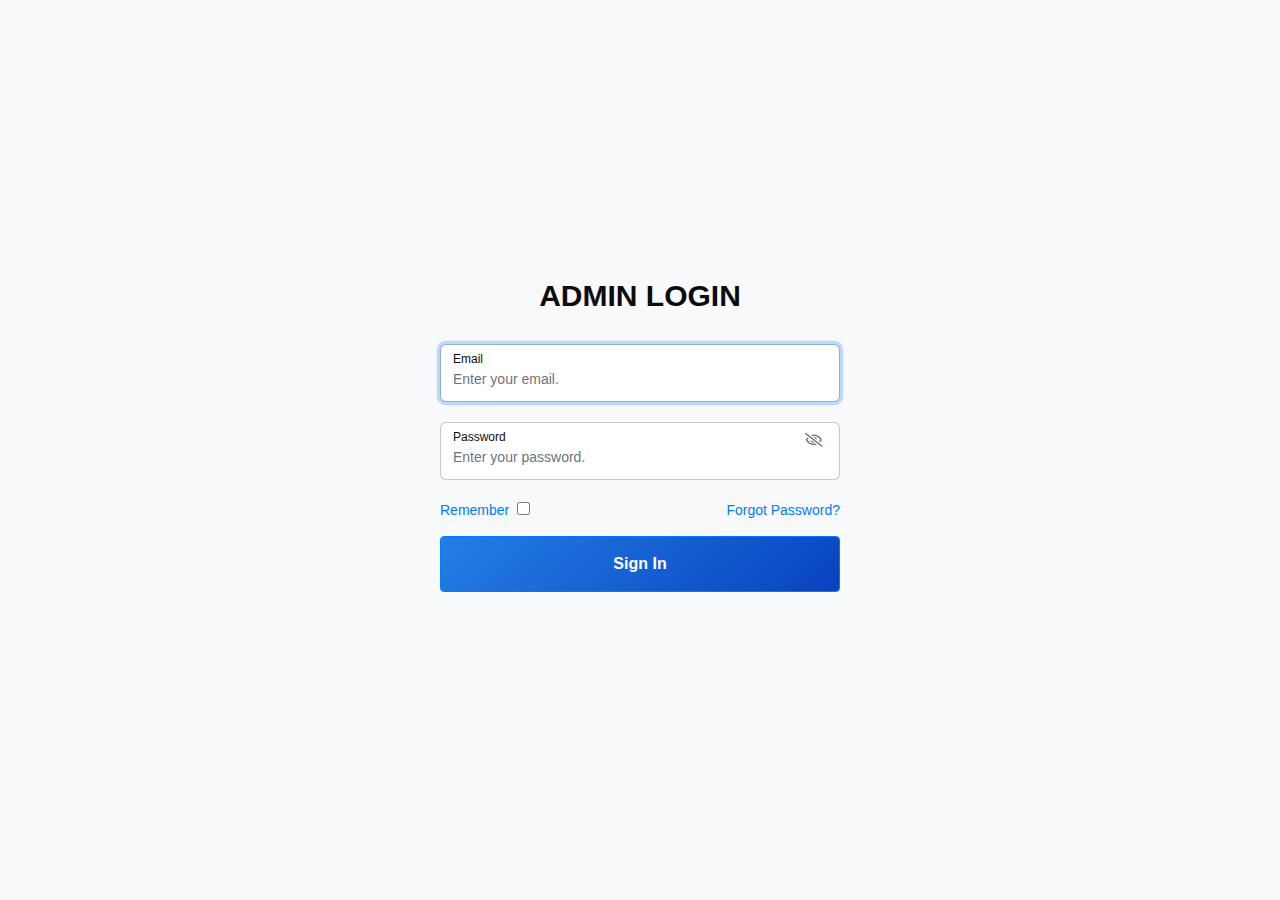
<file: login.html>
<!DOCTYPE html>  
  
<html> 

<head> 

    <title>Admin Login Template</title>
    <!-- Required meta tags -->
    <meta charset="UTF-8">
    <meta name="viewport" content="width=device-width, initial-scale=1, shrink-to-fit=no">
    
    <!-- required Fonts -->
    <link href="https://fonts.googleapis.com/css?family=Nunito+Sans:200,300,400,600,700,800" rel="stylesheet" />
    <link href="https://fonts.googleapis.com/css?family=Poppins&display=swap" rel="stylesheet">
    
    <!-- required CSS -->
    <link rel="stylesheet" href="css/bootstrap.min.css" />
    <link rel="stylesheet" href="css/all.min.css" />
    <link rel="stylesheet" href="css/webstyle.css" />
    <link rel="stylesheet" href="css/components.css" />
    <link rel="stylesheet" href="css/utils.css" />
    <link rel="stylesheet" href="css/style.css" />
    <link rel="stylesheet" href="css/responsive.css" />

</head>    

<body class="bg-light">
    <section class="auth-form-section vh_100 d-flex justify-content-center align-items-center">
     <div class="card cui1 px_20">
     <div class="w_400 max_w_100p">
       <div class="card-body">
         <h2 class="f30 font_bold mb_30 text-uppercase text-center">Admin Login</h2>
         <form  class="fui fui4r" action="index.html" method="post" enctype="multipart/form-data">
        <div class="form-group">
          <label>Email</label>
          <input autofocus="" required="required" type="email" name="email" placeholder="Enter your email." class="form-control">
        </div>
        <div class="form-group">
          <label>Password</label>
          <input type="password" required="required" name="password" placeholder="Enter your password." class="form-control"><i class="far fa-eye-slash text-muted"></i>
        </div>
          
        <div class="row">
         <div class="col-6">
            <a href="#" class="Remember mb-3 d-inline-block">Remember</a><input type="checkbox" name="checkbox" class="ml-2">
         </div>
         <div class="col-6">
            <a href="#" class="float-right forget_pass mb-3 d-inline-block text-decoration-none">Forgot Password?</a>
         </div>
         </div>

         <div class="btn_wr">
            <button type="submit" class="btn btn-primary btn-signin w-100" >Sign In</button>
         </div>
        </form>
       </div>  
       </div>  
    </section>

    <!-- Script Start -->
   <!-- script -->
  <script src="https://code.jquery.com/jquery-3.3.1.slim.min.js"></script>
  <script src="https://cdnjs.cloudflare.com/ajax/libs/popper.js/1.14.7/umd/popper.min.js"></script>
  <script src="https://stackpath.bootstrapcdn.com/bootstrap/4.3.1/js/bootstrap.min.js"></script>
    <!-- Script End  -->
</body>
</html>
</file>
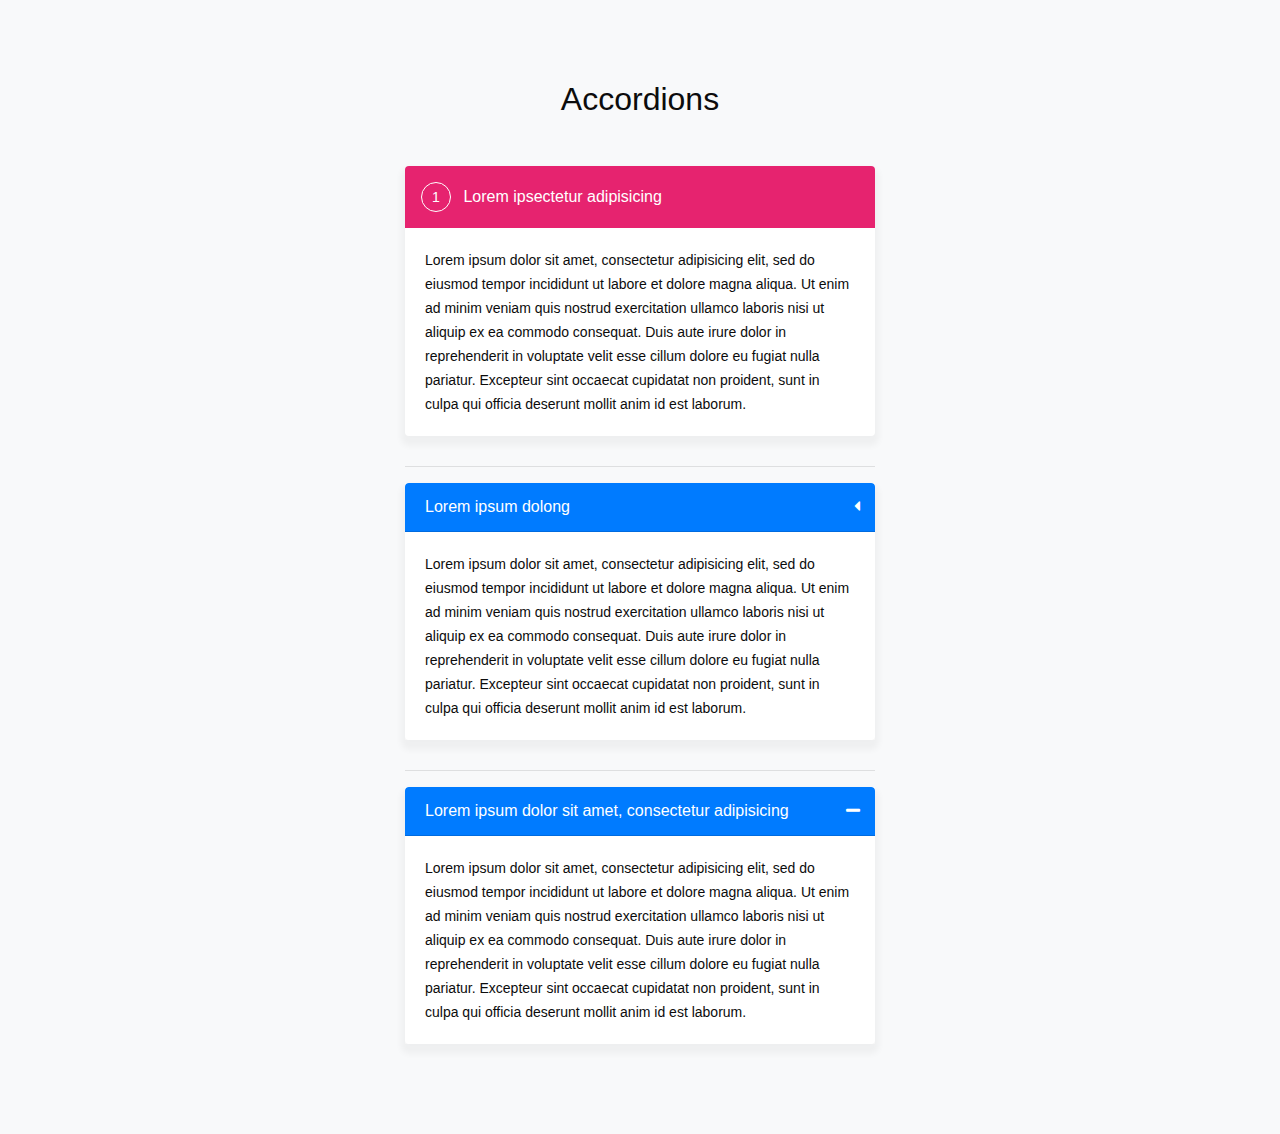
<file: components/accordions.html>
<!DOCTYPE html>
<html lang="en-US">

<head>

    <title>Accordions</title>

    <!-- Required meta tags -->
    <meta charset="UTF-8">
    <meta name="viewport" content="width=device-width, initial-scale=1, shrink-to-fit=no">
	
	<meta property="og:title" content="" />
    <meta property="og:description" content="" />

    <meta property="og:url" content="" />
	<meta property="og:image" content="" />

	<meta name="site-icon" content="" />
	
	<meta name="google-site-verification" content="" />
	<meta name="robots" content="noindex, nofollow" />
	
    <!-- <link rel="icon" type="image/x-icon" href="images/favicon.png"/> -->
	<!-- <link rel="shortcut icon" href="images/favicon.png" /> -->

    <!-- required Fonts -->
	<link href="https://fonts.googleapis.com/css2?family=BenchNine:wght@400&display=swap" rel="stylesheet">
	<link href="https://fonts.googleapis.com/css2?family=Open+Sans+Condensed:wght@300&display=swap" rel="stylesheet">
	<link href="https://fonts.googleapis.com/css2?family=Nunito+Sans:wght@200;300;400;600;700;800&display=swap" rel="stylesheet">

    <!-- required CSS -->
    <link rel="stylesheet" href="../css/bootstrap.min.css" />
    <link rel="stylesheet" href="../css/all.min.css" />
    <link rel="stylesheet" href="../css/slick.css" />
    <link rel="stylesheet" href="../css/slick-theme.css" />
    <link rel="stylesheet" href="../css/components.css" />
    <link rel="stylesheet" href="../css/utils.css" />
    <link rel="stylesheet" href="../css/style.css" />
	<link rel="stylesheet" href="../css/responsive.css" />
	<link rel="stylesheet" href="../css/learning-lp.css" />
	
	<!-- background-image: linear-gradient(to right bottom, #0064cb, #007ed2, #0091c5, #00a0ad, #00ac94); -->

</head>
<body class="bg-light">
	<section class="common-section-ui">
 
<div class="container w_500">
	<!-- Row Start -->
	<div class="row">
		<div class="col-12"><h2 class="text-center mb-5">Accordions</h2>
			
			<!-- Accordion Start -->
			<div class="accordion accordion-ui1">

				<div class="card">
					<h3 class="card-header" role="tab" id="heading1">
						<a href="#collapse_design11" data-toggle="collapse" data-parent="#accordion2" aria-expanded="true" aria-controls="collapse_design11"><span class="card-count">1</span> <span class="card-title">Lorem ipsectetur adipisicing </span> <i class="fas fa-caret-down position-absolute d-none"></i> <i class="fas fa-caret-left position-absolute d-none"></i></a>
					</h3>
					<div class="collapse show" id="collapse_design11" role="tabpanel" aria-labelledby="heading1" data-parent="#accordion2">
					  	<div class="card-body">
						  	<p>Lorem ipsum dolor sit amet, consectetur adipisicing elit, sed do eiusmod tempor incididunt ut labore et dolore magna aliqua. Ut enim ad minim veniam quis nostrud exercitation ullamco laboris nisi ut aliquip ex ea commodo consequat. Duis aute irure dolor in reprehenderit in voluptate velit esse cillum dolore eu fugiat nulla pariatur. Excepteur sint occaecat cupidatat non proident, sunt in culpa qui officia deserunt mollit anim id est laborum.</p>
					  	</div>	
					</div>
				</div>	

			</div> 
			<!-- Accordion End -->

			<hr />
			<!-- Accordion Start -->
			<div class="accordion accordion-ui2">
				<div class="card">
					<h3 class="card-header" role="tab" id="heading2">
						<a href="#collapse_design2" data-toggle="collapse" data-parent="#accordion2" aria-expanded="true" aria-controls="collapse_design2"><span class="card-title">Lorem ipsum dolong </span> <i class="fas fa-caret-down"></i> <i class="fas fa-caret-left"></i></a>
					</h3>
					<div class="card-body collapse show" id="collapse_design2" role="tabpanel" aria-labelledby="heading2" data-parent="#accordion2">
						<p>Lorem ipsum dolor sit amet, consectetur adipisicing elit, sed do eiusmod tempor incididunt ut labore et dolore magna aliqua. Ut enim ad minim veniam quis nostrud exercitation ullamco laboris nisi ut aliquip ex ea commodo consequat. Duis aute irure dolor in reprehenderit in voluptate velit esse cillum dolore eu fugiat nulla pariatur. Excepteur sint occaecat cupidatat non proident, sunt in culpa qui officia deserunt mollit anim id est laborum.</p>
					</div>	
				</div>	
			</div>
			<!-- Accordion End -->
			
			<hr />
			<!-- Accordion Start -->
			<div class="accordion accordion-ui2">
				<div class="card">
					<h3 class="card-header" role="tab" id="heading3">
						<a href="#collapse_design3" data-toggle="collapse" data-parent="#accordion2" aria-expanded="true" aria-controls="collapse_design3"><span class="card-title">Lorem ipsum dolor sit amet, consectetur adipisicing </span> <i class="fas fa-plus"></i> <i class="fas fa-minus"></i></a>
					</h3>
					<div class="card-body collapse show" id="collapse_design3" role="tabpanel" aria-labelledby="heading3" data-parent="#accordion2">
						<p>Lorem ipsum dolor sit amet, consectetur adipisicing elit, sed do eiusmod tempor incididunt ut labore et dolore magna aliqua. Ut enim ad minim veniam quis nostrud exercitation ullamco laboris nisi ut aliquip ex ea commodo consequat. Duis aute irure dolor in reprehenderit in voluptate velit esse cillum dolore eu fugiat nulla pariatur. Excepteur sint occaecat cupidatat non proident, sunt in culpa qui officia deserunt mollit anim id est laborum.</p>
					</div>	
				</div>	
			</div>
			<!-- Accordion End -->
		
			</div>  
	
			</div>
			</div>
		</div>
	</section>
	<!-- Services Section End -->
 
 

	<!-- Script -->
	<!-- jQuery -->
	<script src="../js/jquery.min.js" type="text/javascript"></script> 

		<!-- Popper JS -->
	<script src="../js/popper.min.js" type="text/javascript"></script>

	<!-- Bootstrap -->
	<script src="../js/bootstrap.min.js" type="text/javascript"></script>

	<!-- Slick Slider -->
	<script type="text/javascript" src="../js/slick.min.js"></script>

	<!-- Custom Script -->
	<script type="text/javascript" src="../js/custom.js"></script>

</body>
</html>
</file>
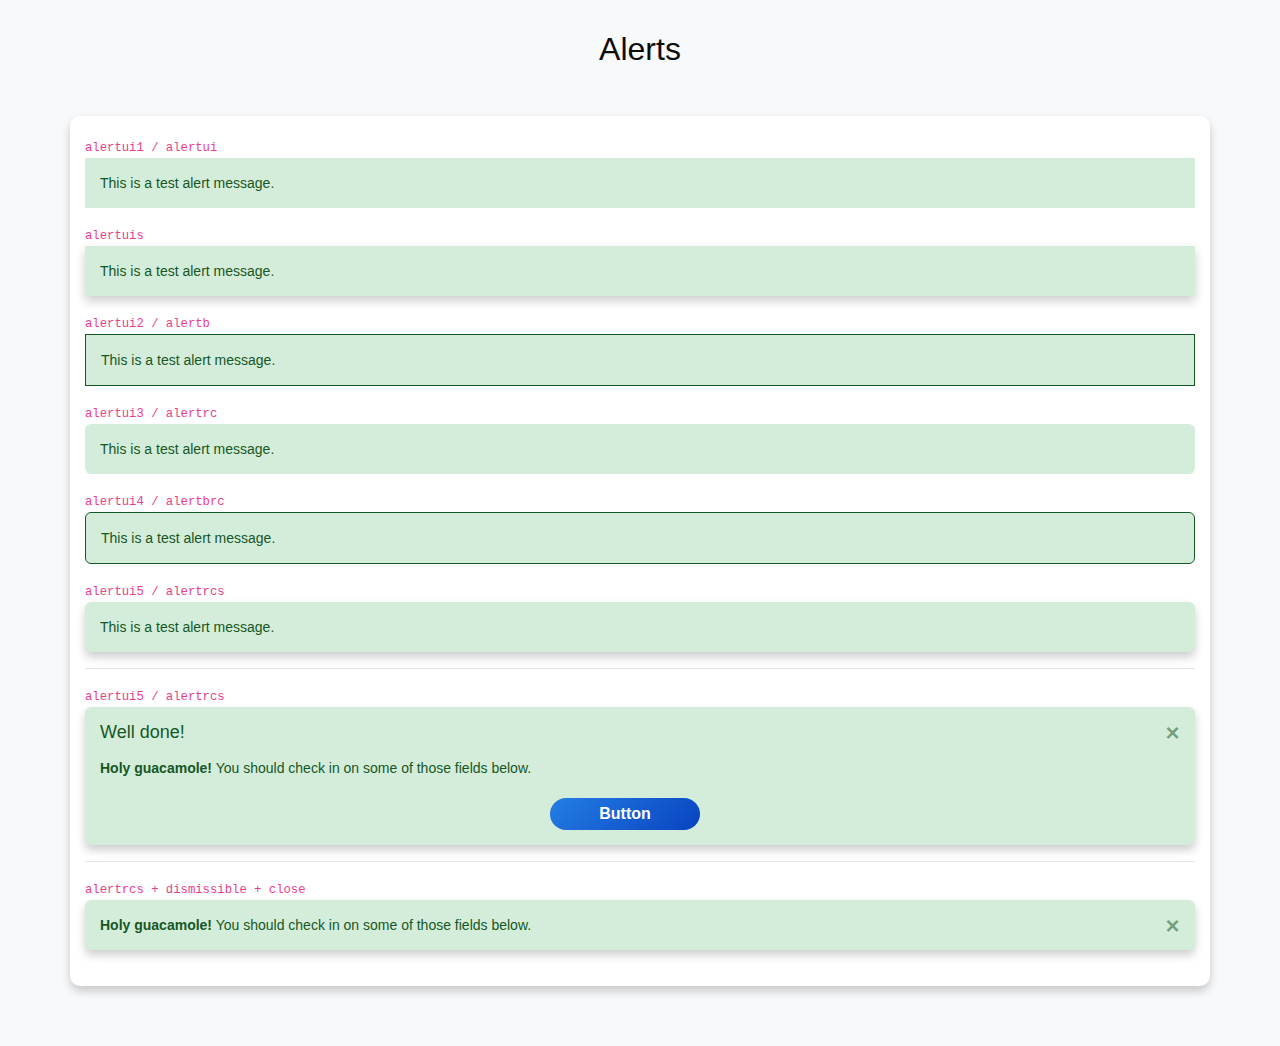
<file: components/alerts.html>
<!DOCTYPE html>
<html lang="en-US">

 

    <!-- required Fonts -->
	<link href="https://fonts.googleapis.com/css2?family=BenchNine:wght@400&display=swap" rel="stylesheet">
	<link href="https://fonts.googleapis.com/css2?family=Open+Sans+Condensed:wght@300&display=swap" rel="stylesheet">
	<link href="https://fonts.googleapis.com/css2?family=Nunito+Sans:wght@200;300;400;600;700;800&display=swap" rel="stylesheet">

    <!-- required CSS -->
    <link rel="stylesheet" href="../css/bootstrap.min.css" />
    <link rel="stylesheet" href="../css/all.min.css" />
    <link rel="stylesheet" href="../css/slick.css" />
    <link rel="stylesheet" href="../css/slick-theme.css" />
    <link rel="stylesheet" href="../css/components.css" />
    <link rel="stylesheet" href="../css/utils.css" />
    <link rel="stylesheet" href="../css/style.css" />
	<link rel="stylesheet" href="../css/responsive.css" />
	<link rel="stylesheet" href="../css/learning-lp.css" />
 
</head>
<body>
<section class="py_30 bg-light">
<div class="container">
<div class="row">
		<div class="col-12"><h2 class="text-center mb-5">Alerts</h2></div>
		
		<div class="card cui2 w-100">
			<div class="cbody">
				<code class="mb_10">alertui1 / alertui</code>
				<div class="alert alert-success alertui1">
					This is a test alert message.
				</div>

				<code class="mb_10">alertuis</code>
				<div class="alert alert-success alertuis">
					This is a test alert message.
				</div>
				
				<code class="mb_10">alertui2 / alertb</code>
				<div class="alert alert-success alertb">
					This is a test alert message.
				</div>

				<code class="mb_10">alertui3 / alertrc</code>
				<div class="alert alert-success alertrc">
					This is a test alert message.
				</div>

				<code class="mb_10">alertui4 / alertbrc</code>
				<div class="alert alert-success alertbrc">
					This is a test alert message.
				</div>

				<code class="mb_10">alertui5 / alertrcs</code>
				<div class="alert alert-success alertrcs">
					This is a test alert message.
				</div>

				<hr>
				<code class="mb_10">alertui5 / alertrcs</code>
				<div class="alert alert-success dismissible alertrcs fade show">
					<h4 class="alert-heading">Well done!</h4>
					<p><strong>Holy guacamole!</strong> You should check in on some of those fields below.</p>
					<div class="text-center"><a href="#" class="btn btn-primary btnui3">Button</a></div>
					<button type="button" class="close fixed_top_right" data-dismiss="alert" aria-label="Close">
						<span aria-hidden="true">&times;</span>
					  </button>
				</div>
				
				<hr>
				<code class="mb_10">alertrcs + dismissible + close</code>
				<div class="alert alert-success alertrcs dismissible fade show" role="alert">
					<strong>Holy guacamole!</strong> You should check in on some of those fields below.
					<button type="button" class="close" data-dismiss="alert" aria-label="Close">
					  <span aria-hidden="true">&times;</span>
					</button>
				  </div>
				</div>
		</div>
	 
</div>

</div>
</section>

	<!-- Script -->
	<!-- jQuery -->
	<script src="../js/jquery.min.js" type="text/javascript"></script> 

		<!-- Popper JS -->
	<script src="../js/popper.min.js" type="text/javascript"></script>

	<!-- Bootstrap -->
	<script src="../js/bootstrap.min.js" type="text/javascript"></script>

	<!-- Slick Slider -->
	<script type="text/javascript" src="../js/slick.min.js"></script>

	<!-- Custom Script -->
	<script type="text/javascript" src="../js/custom.js"></script>

</body>
</html>
</file>
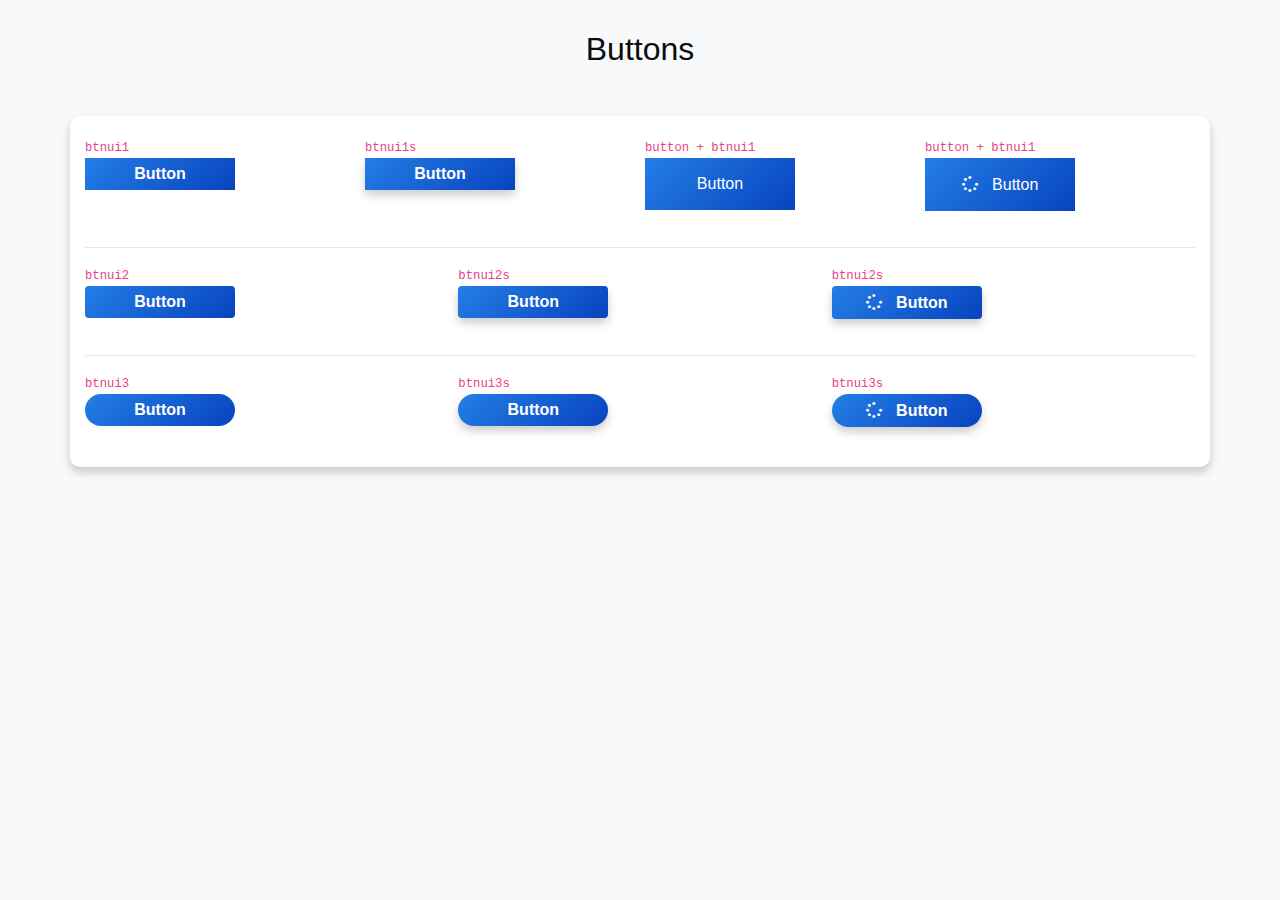
<file: components/buttons.html>
<!DOCTYPE html>
<html lang="en-US">

<head>

    <title>Buttons</title>

    <!-- Required meta tags -->
    <meta charset="UTF-8">
    <meta name="viewport" content="width=device-width, initial-scale=1, shrink-to-fit=no">
	
	<meta property="og:title" content="" />
    <meta property="og:description" content="" />

    <meta property="og:url" content="" />
	<meta property="og:image" content="" />

	<meta name="site-icon" content="" />
	
	<meta name="google-site-verification" content="" />
	<meta name="robots" content="noindex, nofollow" />
	
    <!-- <link rel="icon" type="image/x-icon" href="images/favicon.png"/> -->
	<!-- <link rel="shortcut icon" href="images/favicon.png" /> -->

    <!-- required Fonts -->
	<link href="https://fonts.googleapis.com/css2?family=BenchNine:wght@400&display=swap" rel="stylesheet">
	<link href="https://fonts.googleapis.com/css2?family=Open+Sans+Condensed:wght@300&display=swap" rel="stylesheet">
	<link href="https://fonts.googleapis.com/css2?family=Nunito+Sans:wght@200;300;400;600;700;800&display=swap" rel="stylesheet">

    <!-- required CSS -->
    <link rel="stylesheet" href="../css/bootstrap.min.css" />
    <link rel="stylesheet" href="../css/all.min.css" />
    <link rel="stylesheet" href="../css/slick.css" />
    <link rel="stylesheet" href="../css/slick-theme.css" />
    <link rel="stylesheet" href="../css/components.css" />
    <link rel="stylesheet" href="../css/utils.css" />
    <link rel="stylesheet" href="../css/style.css" />
	<link rel="stylesheet" href="../css/responsive.css" />
	<link rel="stylesheet" href="../css/learning-lp.css" />
	
	<!-- background-image: linear-gradient(to right bottom, #0064cb, #007ed2, #0091c5, #00a0ad, #00ac94); -->

</head>
<body class="bg-light">
<section class="py_30 bg-light">
<div class="container">
<div class="row">
		<div class="col-12"><h2 class="text-center mb-5">Buttons</h2></div>
		
		<div class="card cui2 w-100">
			<div class="cbody">
				<div class="form-row">
					<div class="col">
						<code class="mb_10">btnui1</code>
						<p><a href="#" class="btn btn-primary btnui1">Button</a></p>
					</div>
					<div class="col">
						<code class="mb_10">btnui1s</code>
						<p><a href="#" class="btn btn-primary btnui1s">Button</a></p>
					</div>
					<div class="col">
						<code class="mb_10">button + btnui1</code>
						<p><a href="#" class="button btn-primary btnui1">Button</a></p>
					</div>
					<div class="col">
						<code class="mb_10">button + btnui1</code>
						<p><a href="#" class="button btn-primary btnui1"><i class="fas fa-spinner fa-spin mr_10"></i> Button</a></p>
					</div>
				</div>
				<hr>
				<div class="form-row">
					<div class="col">
						<code class="mb_10">btnui2</code>
						<p><a href="#" class="btn btn-primary btnui2">Button</a></p>
					</div>
					<div class="col">
						<code class="mb_10">btnui2s</code>
						<p><a href="#" class="btn btn-primary btnui2s">Button</a></p>
					</div>
					<div class="col">
						<code class="mb_10">btnui2s</code>
						<p><a href="#" class="btn btn-primary btnui2s"><i class="fas fa-spinner fa-spin mr_10"></i> Button</a></p>
					</div>
				</div>
				<hr>
				<div class="form-row">
					<div class="col">
						<code class="mb_10">btnui3</code>
						<p><a href="#" class="btn btn-primary btnui3">Button</a></p>
					</div>
					<div class="col">
						<code class="mb_10">btnui3s</code>
						<p><a href="#" class="btn btn-primary btnui3s">Button</a></p>
					</div>
					<div class="col">
						<code class="mb_10">btnui3s</code>
						<p><a href="#" class="btn btn-primary btnui3s"><i class="fas fa-spinner fa-spin mr_10"></i> Button</a></p>
					</div>
				</div>
			</div>
		</div>
	 
	</div>
	<!-- Row End --> 
</div>
</section>

	<!-- Script -->
	<!-- jQuery -->
	<script src="../js/jquery.min.js" type="text/javascript"></script> 

		<!-- Popper JS -->
	<script src="../js/popper.min.js" type="text/javascript"></script>

	<!-- Bootstrap -->
	<script src="../js/bootstrap.min.js" type="text/javascript"></script>

	<!-- Slick Slider -->
	<script type="text/javascript" src="../js/slick.min.js"></script>

	<!-- Custom Script -->
	<script type="text/javascript" src="../js/custom.js"></script>

</body>
</html>
</file>
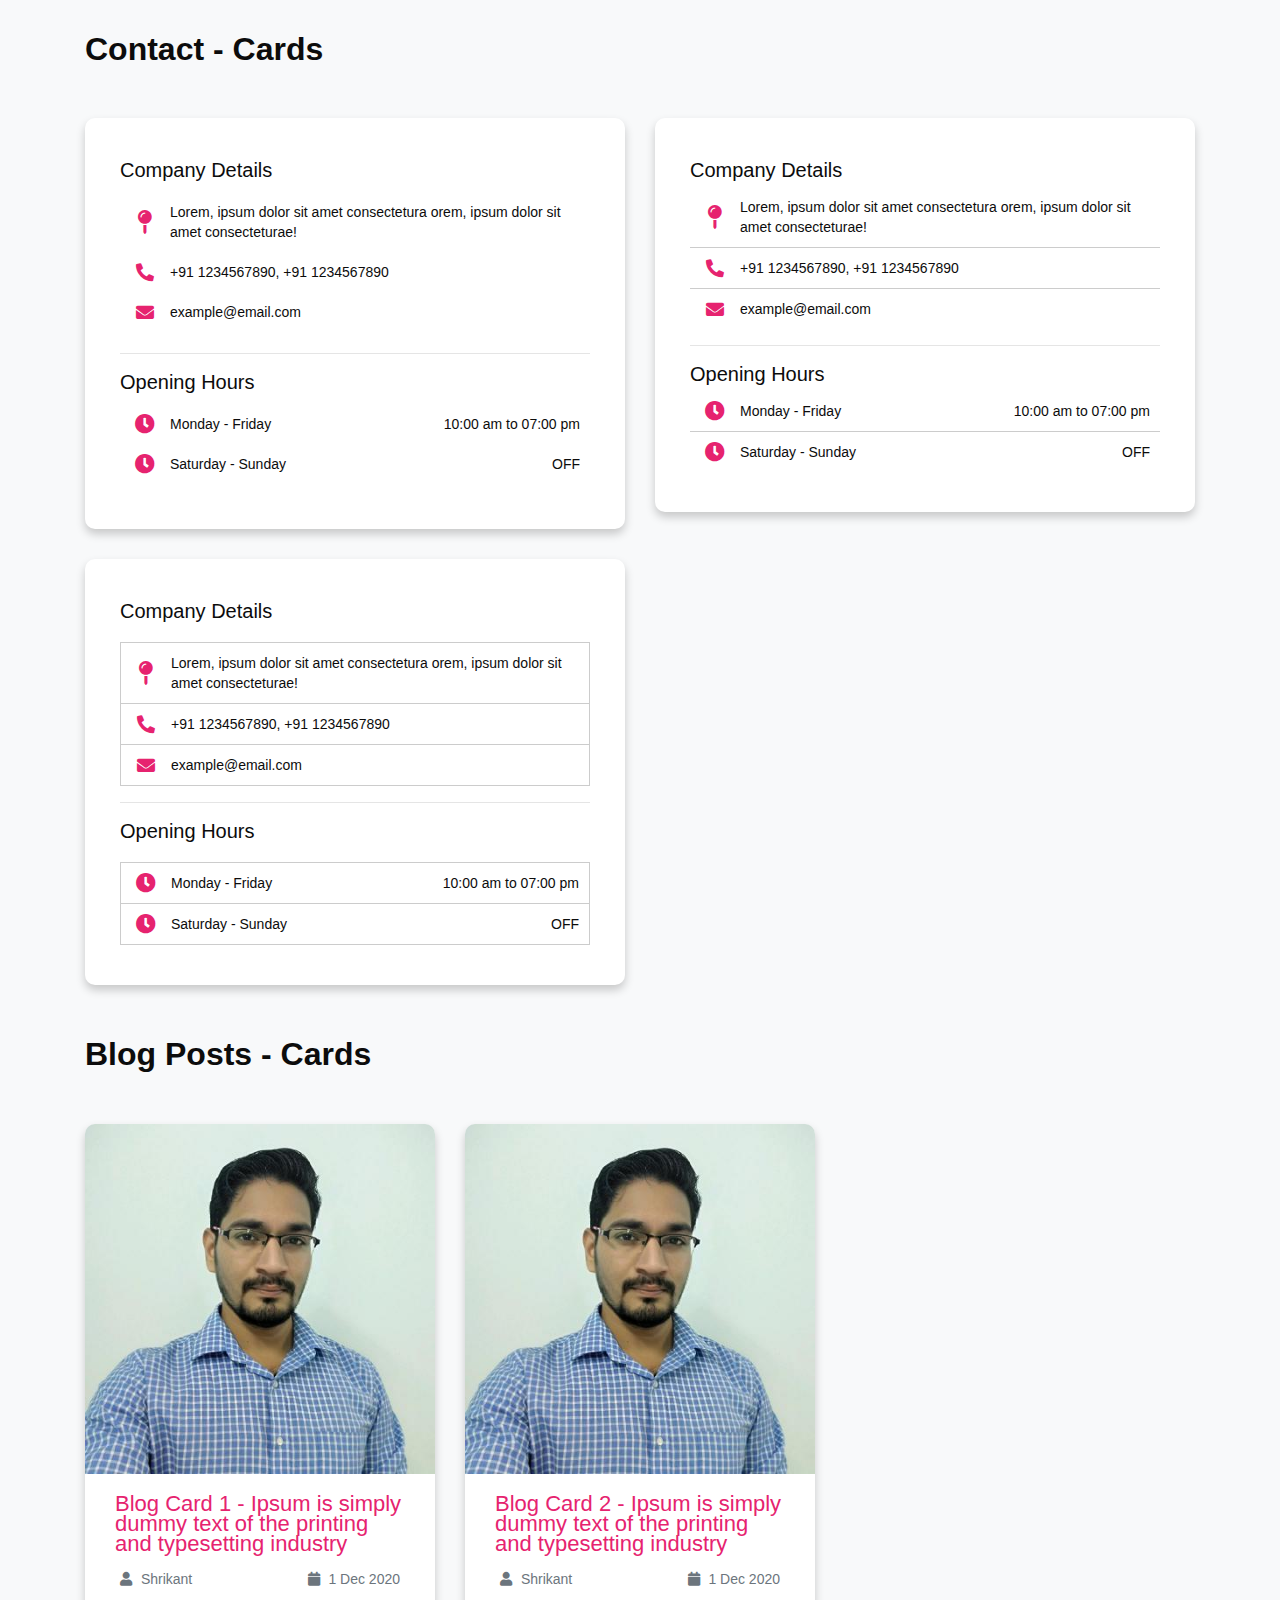
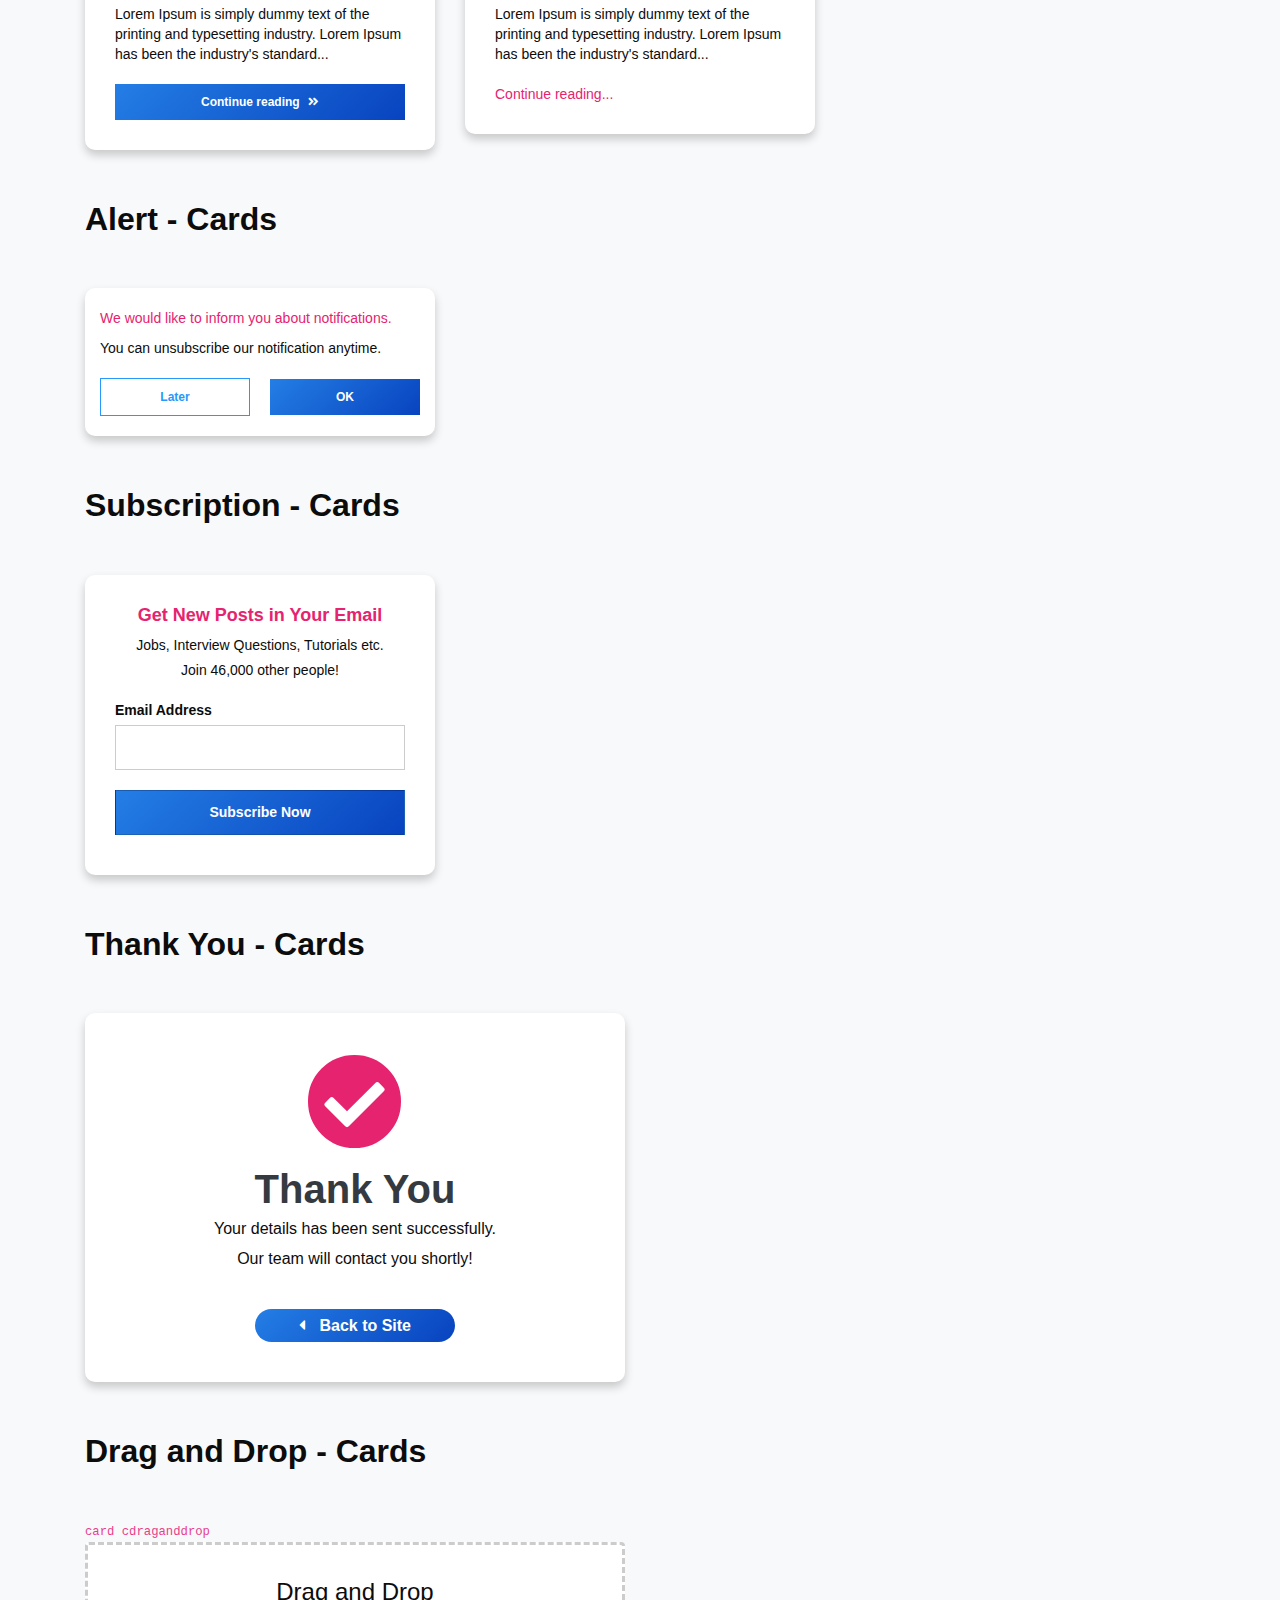
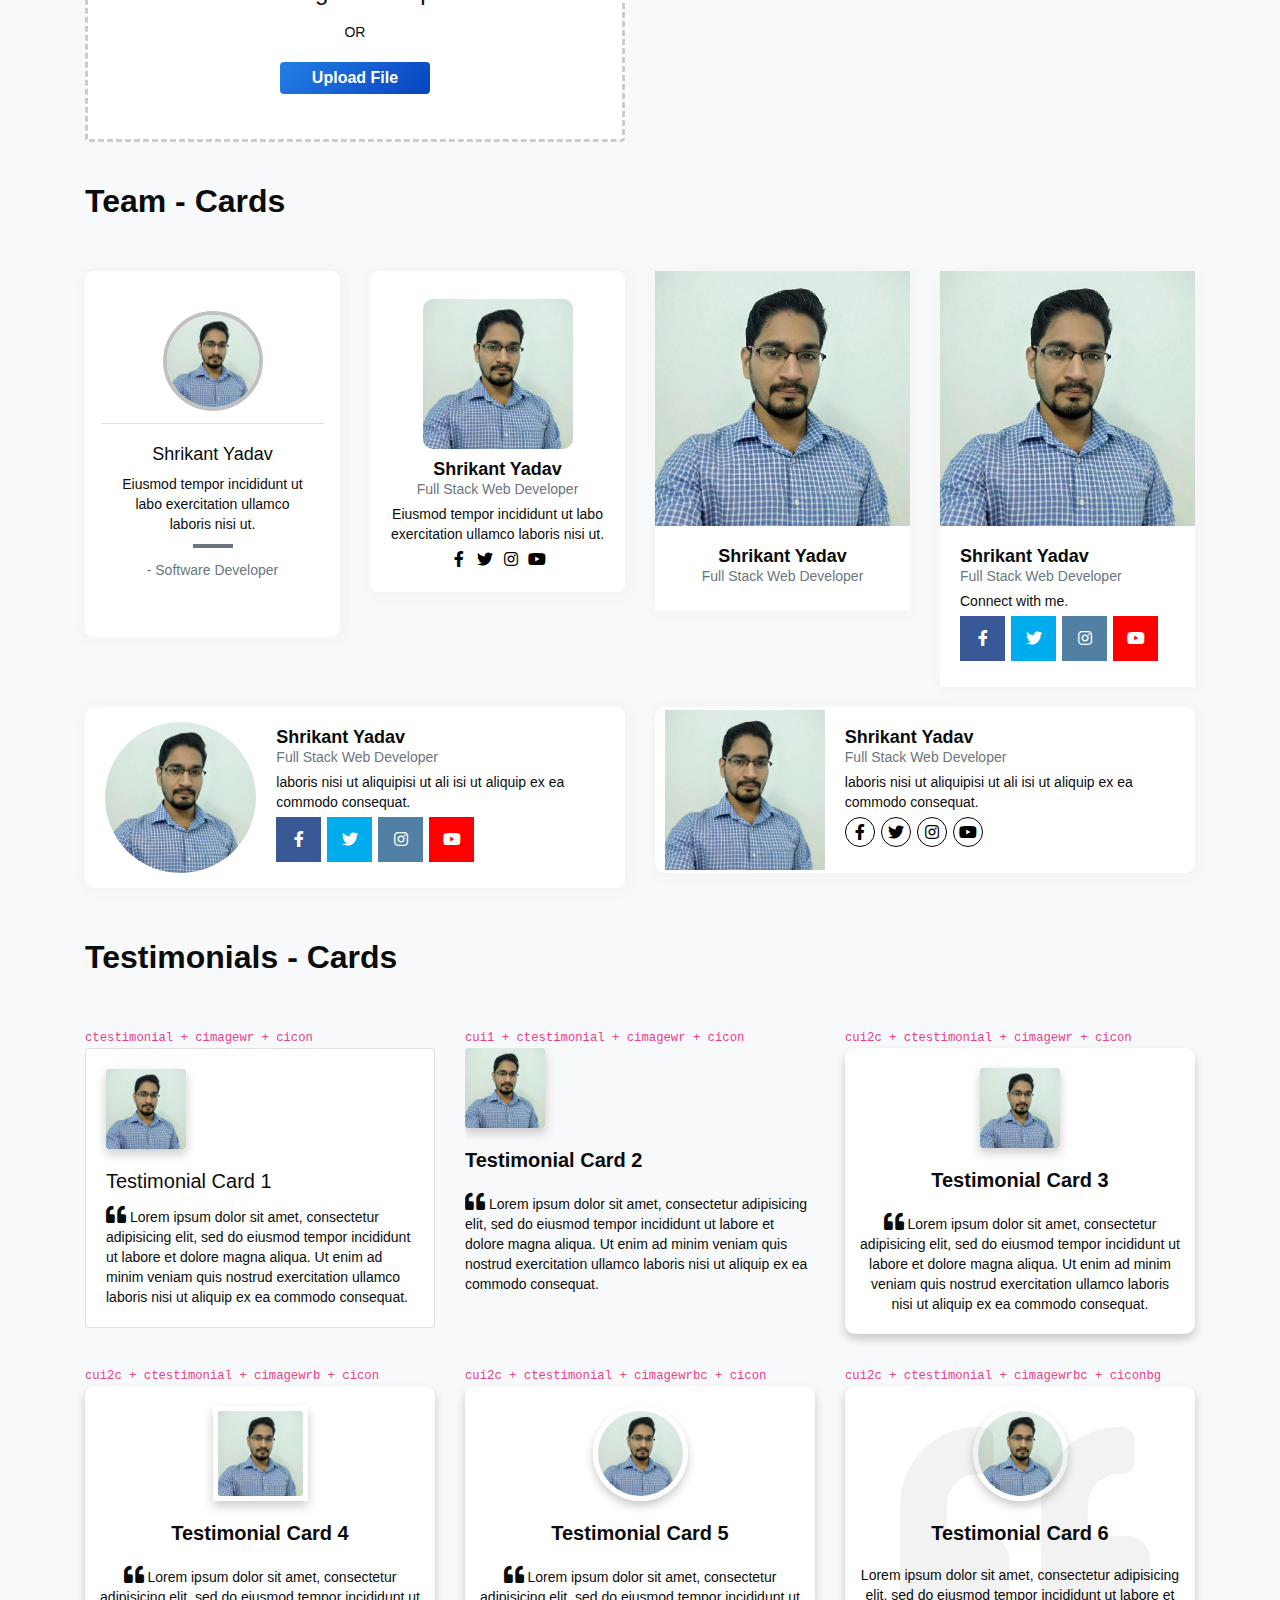
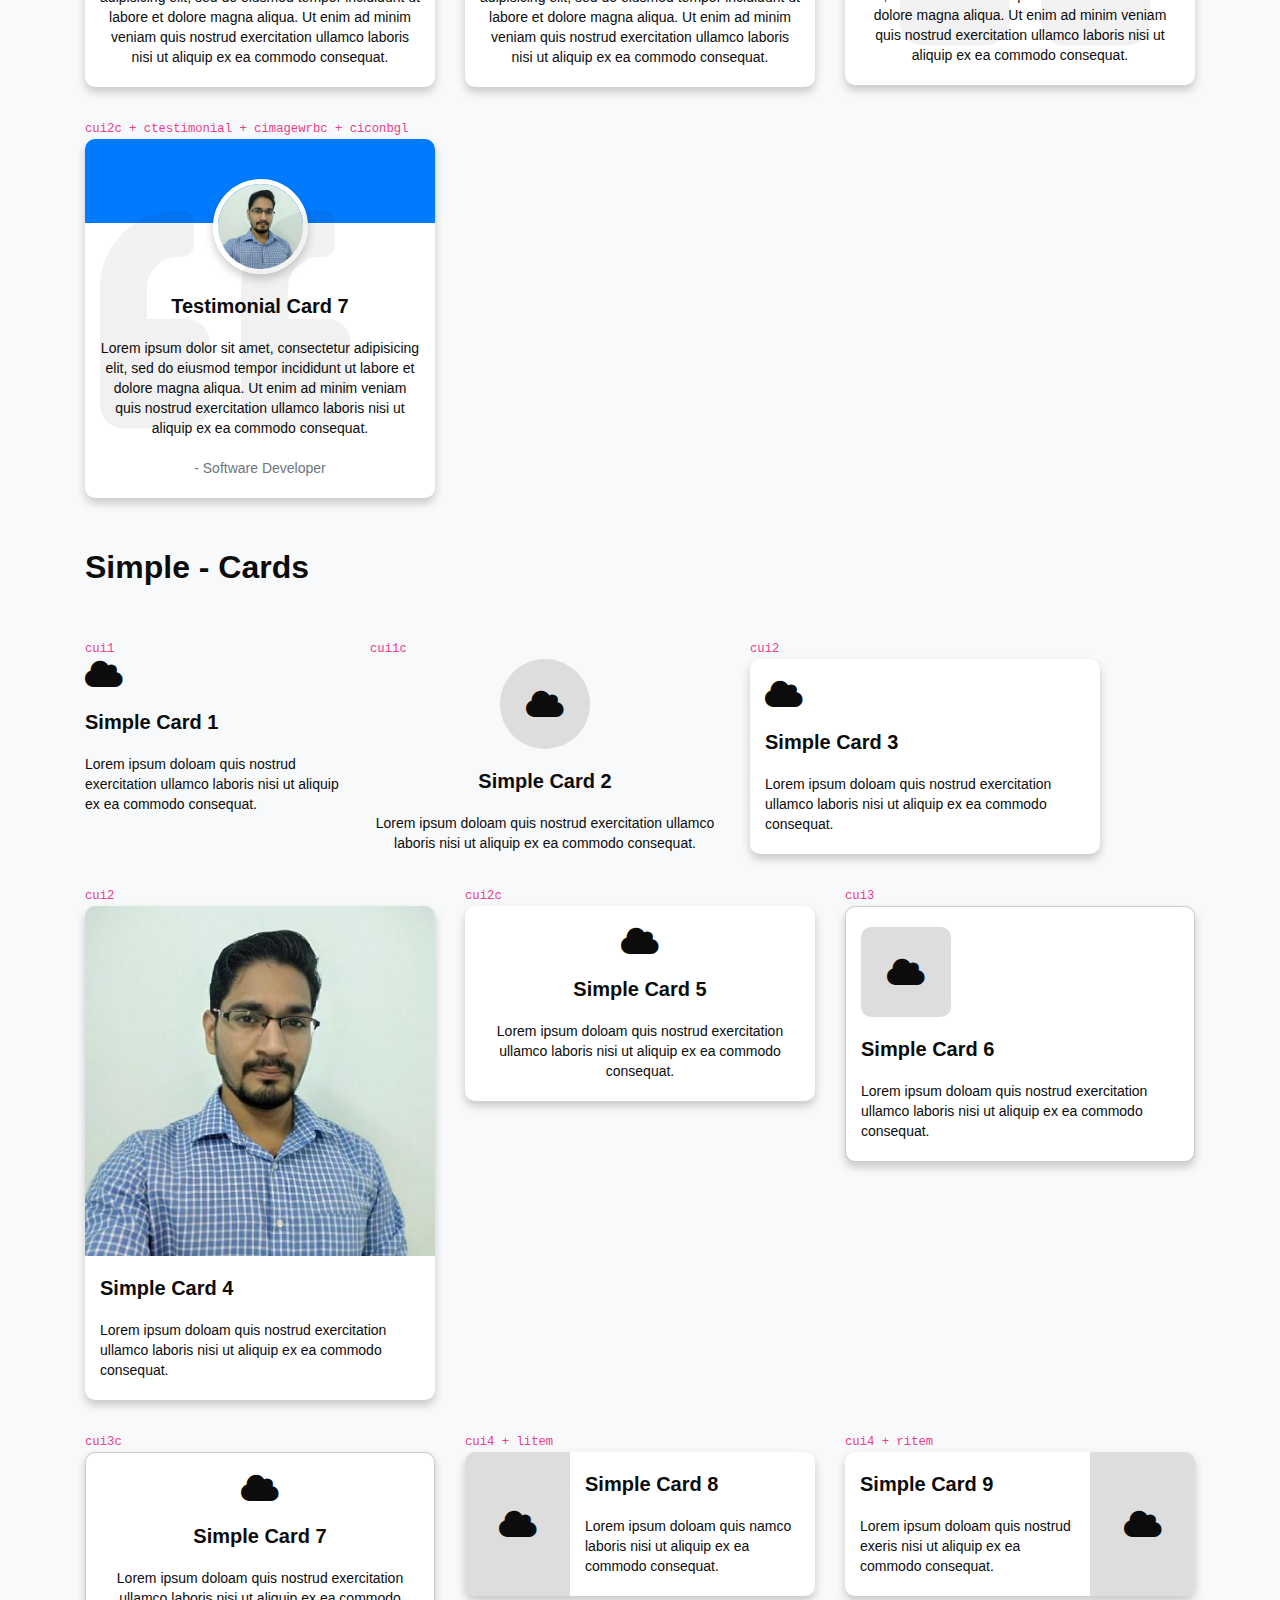
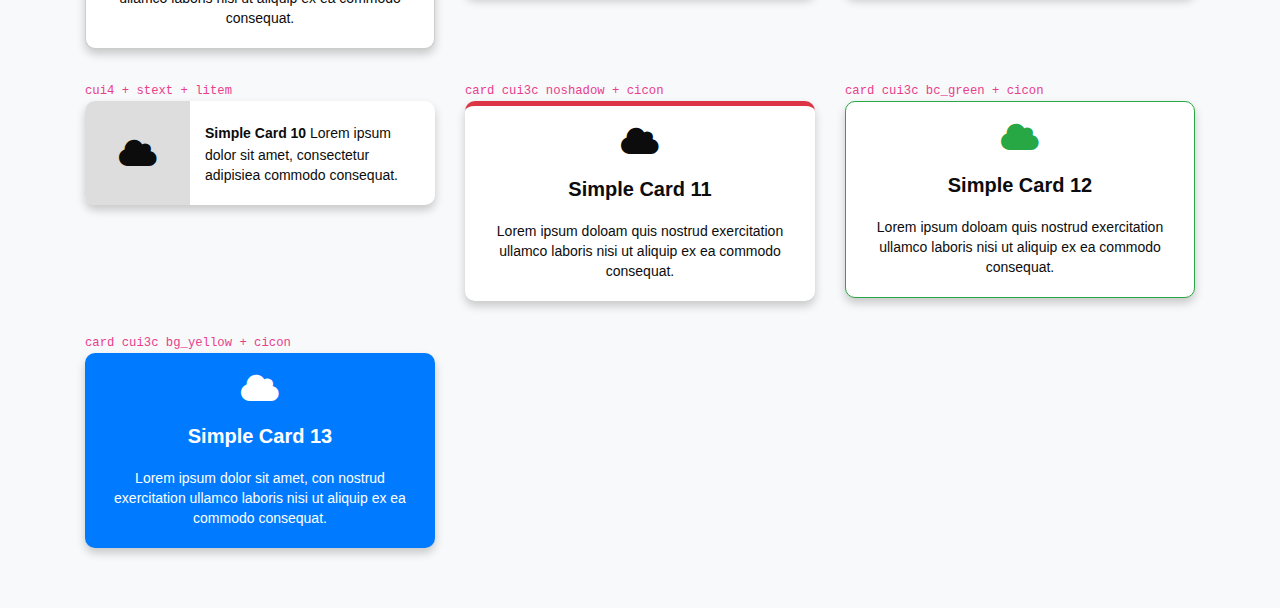
<file: components/cards.html>
<!DOCTYPE html>
<html lang="en-US">

<head>

    <title>Cards</title>

    <!-- Required meta tags -->
    <meta charset="UTF-8">
    <meta name="viewport" content="width=device-width, initial-scale=1, shrink-to-fit=no">
	
	<meta property="og:title" content="" />
    <meta property="og:description" content="" />

    <meta property="og:url" content="" />
	<meta property="og:image" content="" />

	<meta name="site-icon" content="" />
	
	<meta name="google-site-verification" content="" />
	<meta name="robots" content="noindex, nofollow" />
	
    <!-- <link rel="icon" type="image/x-icon" href="images/favicon.png"/> -->
	<!-- <link rel="shortcut icon" href="images/favicon.png" /> -->

    <!-- required Fonts -->
	<link href="https://fonts.googleapis.com/css2?family=BenchNine:wght@400&display=swap" rel="stylesheet">
	<link href="https://fonts.googleapis.com/css2?family=Open+Sans+Condensed:wght@300&display=swap" rel="stylesheet">
	<link href="https://fonts.googleapis.com/css2?family=Nunito+Sans:wght@200;300;400;600;700;800&display=swap" rel="stylesheet">

    <!-- required CSS -->
    <link rel="stylesheet" href="../css/bootstrap.min.css" />
    <link rel="stylesheet" href="../css/all.min.css" />
    <link rel="stylesheet" href="../css/slick.css" />
    <link rel="stylesheet" href="../css/slick-theme.css" />
    <link rel="stylesheet" href="../css/components.css" />
    <link rel="stylesheet" href="../css/utils.css" />
    <link rel="stylesheet" href="../css/style.css" />
	<link rel="stylesheet" href="../css/responsive.css" />
	<link rel="stylesheet" href="../css/learning-lp.css" />
	
	<!-- background-image: linear-gradient(to right bottom, #0064cb, #007ed2, #0091c5, #00a0ad, #00ac94); -->

</head>
<body class="bg-light">
<section class="py_30">
 
<div class="container">

		<!-- Contact Cards Start -->
		<h2 class="font_bold mb_50">Contact - Cards</h2>
		<div class="row mb_20">
			<div class="col-12 col-sm-6">
				<div class="card cui2 py_20 px_20" >
					<div class="card-body">
						<div class="card-title mbi_5">
							<span class="text_normal">Company Details</span>
						</div>
						<ul class="listing licons">
							<li class="list-item">
								<i class="fa fa-map-pin text-primary f24" aria-hidden="true"></i>
								Lorem, ipsum dolor sit amet consectetura orem, ipsum dolor sit amet consecteturae!
							</li>
							<li class="list-item">
								<i class="fa fa-phone-alt text-primary f18" aria-hidden="true"></i>
								+91 1234567890, +91 1234567890
							</li>
							<li class="list-item">
								<i class="fas fa-envelope text-primary f18"></i>
								example@email.com
							</li>
						</ul>
						<hr />
						<div class="card-title mbi_5">
							<span class="text_normal">Opening Hours</span>
						</div>
						<ul class="listing licons">
							<li class="list-item d-flex justify-content-between">
								<span><i class="fas fa-clock text-primary f20"></i>
									Monday - Friday</span>
								<span>10:00 am to 07:00 pm</span>
							</li>
							<li class="list-item d-flex justify-content-between">
								<span><i class="fas fa-clock text-primary f20"></i>
									Saturday - Sunday</span>
								<span>OFF</span>
							</li>
						</ul>
					</div>
				</div>
			 </div>
			 <div class="col-12 col-sm-6">
				<div class="card cui2 py_20 px_20" >
					<div class="card-body">
						<div class="card-title mbi_5">
							<span class="text_normal">Company Details</span>
						</div>
						<ul class="listing type2 licons">
							<li class="list-item">
								<i class="fa fa-map-pin text-primary f24" aria-hidden="true"></i>
								Lorem, ipsum dolor sit amet consectetura orem, ipsum dolor sit amet consecteturae!
							</li>
							<li class="list-item">
								<i class="fa fa-phone-alt text-primary f18" aria-hidden="true"></i>
								+91 1234567890, +91 1234567890
							</li>
							<li class="list-item">
								<i class="fas fa-envelope text-primary f18"></i>
								example@email.com
							</li>
						</ul>
						<hr />
						<div class="card-title mbi_5">
							<span class="text_normal">Opening Hours</span>
						</div>
						<ul class="listing type2 licons">
							<li class="list-item d-flex justify-content-between">
								<span><i class="fas fa-clock text-primary f20"></i>
									Monday - Friday</span>
								<span>10:00 am to 07:00 pm</span>
							</li>
							<li class="list-item d-flex justify-content-between">
								<span><i class="fas fa-clock text-primary f20"></i>
									Saturday - Sunday</span>
								<span>OFF</span>
							</li>
						</ul>
					</div>
				</div>
			 </div>
			 <div class="col-12 col-sm-6">
				<div class="card cui2 py_20 px_20" >
					<div class="card-body">
						<div class="card-title">
							<span class="text_normal">Company Details</span>
						</div>
						<ul class="listing type3 licons">
							<li class="list-item">
								<i class="fa fa-map-pin text-primary f24" aria-hidden="true"></i>
								Lorem, ipsum dolor sit amet consectetura orem, ipsum dolor sit amet consecteturae!
							</li>
							<li class="list-item">
								<i class="fa fa-phone-alt text-primary f18" aria-hidden="true"></i>
								+91 1234567890, +91 1234567890
							</li>
							<li class="list-item">
								<i class="fas fa-envelope text-primary f18"></i>
								example@email.com
							</li>
						</ul>
						<hr />
						<div class="card-title">
							<span class="text_normal">Opening Hours</span>
						</div>
						<ul class="listing type3 licons">
							<li class="list-item d-flex justify-content-between">
								<span><i class="fas fa-clock text-primary f20"></i>
									Monday - Friday</span>
								<span>10:00 am to 07:00 pm</span>
							</li>
							<li class="list-item d-flex justify-content-between">
								<span><i class="fas fa-clock text-primary f20"></i>
									Saturday - Sunday</span>
								<span>OFF</span>
							</li>
						</ul>
					</div>
				</div>
			 </div>
		</div>
		<!-- Contact Cards End -->

	<!-- Blog Cards Start -->
	<h2 class="font_bold mb_50">Blog Posts - Cards</h2>
	<div class="row mb_20">
		<div class="col-12 col-sm-4">
			<div class="card cui2">
				<a href="#" class="d-inline-block"><img class="card-img-top r_0" src="../images/shrikant-profile.jpg" alt="" /></a>
				<div class="card-body pri_30 pli_30 pbi_30">
					 <div class="f22 mb_10 text-primary">Blog Card 1 - Ipsum is simply dummy text of the printing and typesetting industry</div>
					 <div class="text-secondary px_5 py_5 mb_10 f14 d-flex justify-content-between"><span><i class="fa fa-user mr_5" aria-hidden="true"></i> Shrikant</span> <span><i class="fa fa-calendar mr_5" aria-hidden="true"></i> 1 Dec 2020</span></div>
					 <p class="f14">Lorem Ipsum is simply dummy text of the printing and typesetting industry. Lorem Ipsum has been the industry's standard...</p>
					 <a class="btn btn-primary btn-sm  btnui1 w-100 text-white">Continue reading <i class="ml_5 fas fa-angle-double-right    "></i></a>
				</div>
			</div>
	 	</div>
		<div class="col-12 col-sm-4">
			<div class="card cui2 f14">
				<a href="#" class="d-inline-block"><img class="card-img-top r_0" src="../images/shrikant-profile.jpg" alt="" /></a>
				<div class="card-body pri_30 pli_30 pbi_30">
					<div class="f22 mb_10 text-primary">Blog Card 2 - Ipsum is simply dummy text of the printing and typesetting industry</div>
					<div class="text-secondary px_5 py_5 mb_10 f14 d-flex justify-content-between"><span><i class="fa fa-user mr_5" aria-hidden="true"></i> Shrikant</span> <span><i class="fa fa-calendar mr_5" aria-hidden="true"></i> 1 Dec 2020</span></div>
					<p class="f14">Lorem Ipsum is simply dummy text of the printing and typesetting industry. Lorem Ipsum has been the industry's standard...</p>
					<a href="#" class="text-primary">Continue reading...</a>
				</div>
			</div>
		</div>
	</div>
	<!-- Blog Cards End -->

	<!-- Alert Cards Start -->
	<h2 class="font_bold mb_50">Alert - Cards</h2>
	<div class="row mb_20">
		<div class="col-12 col-sm-4">
			<div class="card cui2 cui4">
				<div class="card-body">
					 <div class="f14 mb_10 text-primary">We would like to inform you about notifications.</div>
					 <p>You can unsubscribe our notification anytime.</p>
					 <div class="flex align-items-center justify-content-between">
						 <button type="button" class="btn-sm btn btn-outline-primary btnui1">Later</button>
						 <button type="button" class="btn-sm btn btn-primary btnui1">OK</button>
					 </div>
				</div>
			</div>
		</div>
	</div>
	<!-- Alert Cards End -->
	
	<!-- Subscription Cards Start -->
	<h2 class="font_bold mb_50">Subscription - Cards</h2>
	<div class="row mb_20">
		<div class="col-12 col-sm-4">
			<div class="card cui2c">
				<div class="card-body pri_30 pli_30 pti_30">
					 <div class="text_bold f18 mb_10 text-primary">Get New Posts in Your Email</div>
					 <p class="mb_5">Jobs, Interview Questions, Tutorials etc.</p>
					 <p class="text-itelic">Join 46,000 other people!</p>
					 <form action="" class="fui1 w-100 text-left">
						 <div class="form-group">
							 <label class="font_bold" for="">Email Address</label>
							 <input type="text" value="" class="form-control" />
						 </div>
						 <div class="form-group">
							 <input type="button" value="Subscribe Now" class="btn btn-primary btnui1 w-100" />
						 </div>
					 </form>
				</div>
			</div>
		</div>
	</div>
	<!-- Subscription Cards End -->
	
	<!-- Thankyou Cards Start -->
	<h2 class="font_bold mb_50">Thank You - Cards</h2>
	<div class="row mb_20">
		<div class="col-12 col-sm-6">
			<div class="card cui2c thankyou-card">
				<div class="card-body">
					<div class="cardicon mt_20 text_primary">
						<i class="fa fa-check-circle display-1 mb_30" aria-hidden="true"></i>
					</div>
					<div class="text_bold f40 mb_20 text-dark">Thank You</div>
					<div class="mb_20 thankyou-message f16">
						<p class="mb_10">Your details has been sent successfully.</p>
						<p class="text-itelic">Our team will contact you shortly!</p>
					</div>
					<a href="#" class="btn btn-primary btnui3 mb_20 w_200"><i class="fa fa-caret-left mr_10 f16" aria-hidden="true"></i> Back to Site</a>
				</div>
			</div>
		</div>
	</div>
	<!-- Thankyou Cards End -->

	<!-- Drag and Drop Cards Start -->
	<h2 class="font_bold mb_50">Drag and Drop - Cards</h2>
	<div class="row mb_20">
		<div class="col-12 col-sm-6">
			<code class="mb_10">card cdraganddrop</code>
			<div class="card cdraganddrop">
				<div class="card-body">
					<p class="f24">Drag and Drop</p>
					<p>OR</p>
					<div class="btn-wr"> 
						<input type="file" name="upload_csv" class="hide" id="upload_file_input">
						<label class="btn btn-primary btn-inline-block" for="upload_file_input">Upload File</label>
					</div> 
				</div>
			</div>
		</div>
	</div>
	<!-- Drag and Drop Cards End -->

	<!-- Team Cards Start -->
	<h2 class="font_bold mb_50">Team - Cards</h2>
	<div class="row mb_20">
		<div class="col-12 col-sm-3">
			<div class="card cteam text-center mb_20 f14">
				<div class="card-header bg-white">
					<div class="img_circle"><img src="../images/shrikant-profile.jpg" class="card-img"></div>
				</div>
				<div class="card-body">
					<div class="card-title f18 mb_10"> Shrikant Yadav </div>
					<p class="card-text mb_10">Eiusmod tempor incididunt ut labo exercitation ullamco laboris nisi ut.</p>
					<div class="separator bg_gray mb_10"></div>	
					<p class="designation text-muted">- Software Developer</p>
				</div>
			</div>
		</div>
 		<div class="col-12 col-sm-3">
			<div class="card cteam text-center mb_20 f14">
				<div class="w_150 mx-auto mb_10"><img src="../images/shrikant-profile.jpg" class="r_10 card-img "></div>
				<div class="cbody">
					<div class="f18 mb_0 font_bold"> Shrikant Yadav </div>
					<p class="designation text-muted mb_5">Full Stack Web Developer</p>
					<p class="card-text mb_5">Eiusmod tempor incididunt ut labo exercitation ullamco laboris nisi ut.</p>
					<div class="socialicons justify-content-center small"> 
						<a href="#" title="Facebook" target="_blank"><i class="fab fa-facebook-f"></i></a>
						<a href="#" title="Twitter" target="_blank"><i class="fab fa-twitter"></i></a>
						<a href="#" title="Instagram" target="_blank"><i class="fab fa-instagram"></i></a>
						<a href="#" title="Youtube" target="_blank"><i class="fab fa-youtube"></i></a>
					</div>
				</div>
			</div>
		</div>
		<div class="col-12 col-sm-3">
			<div class="card cteam mb_20 f14 p-0 border-0">
				<div class="mx-auto"><img src="../images/shrikant-profile.jpg" class="card-img r_0"></div>
				<div class="p_20 bg-white text-center">
					<div class="f18 mb_0 font_bold"> Shrikant Yadav </div>
					<p class="designation text-muted mb_5">Full Stack Web Developer</p>
				</div>
			</div>
		</div>
		<div class="col-12 col-sm-3">
			<div class="card cteam mb_20 f14 p-0 border-0">
				<div class="mx-auto"><img src="../images/shrikant-profile.jpg" class="card-img r_0"></div>
				<div class="p_20 bg-white">
					<div class="f18 mb_0 font_bold"> Shrikant Yadav </div>
					<p class="designation text-muted mb_5">Full Stack Web Developer</p>
					<p class="card-text mb_5">Connect with me.</p>
					<ul class="socialicons colored"> 
						<li class="facebook"><a href="#" title="Facebook" target="_blank"><i class="fab fa-facebook-f"></i></a></li>
						<li class="twitter"><a href="#" title="Twitter" target="_blank"><i class="fab fa-twitter"></i></a></li>
						<li class="instagram"><a href="#" title="Instagram" target="_blank"><i class="fab fa-instagram"></i></a></li>
						<li class="youtube"><a href="#" title="Youtube" target="_blank"><i class="fab fa-youtube"></i></a></li>
					</ul>
				</div>
			</div>
		</div>
		<div class="col-12 col-sm-6">
			<div class="card cui4 box_shw3 litem mb_20 f14 p-0 border-0">
				<div class="mx-auto w_40p justify-content-center align-items-center d-flex pl_20"><img src="../images/shrikant-profile.jpg" class="r_100p"></div>
				<div class="p_20 bg-white">
					<div class="f18 mb_0 font_bold"> Shrikant Yadav </div>
					<p class="designation text-muted mb_5">Full Stack Web Developer</p>
					<p class="card-text mb_5">laboris nisi ut aliquipisi ut ali isi ut aliquip ex ea commodo consequat.</p>
					<ul class="socialicons colored"> 
						<li class="facebook"><a href="#" title="Facebook" target="_blank"><i class="fab fa-facebook-f"></i></a></li>
						<li class="twitter"><a href="#" title="Twitter" target="_blank"><i class="fab fa-twitter"></i></a></li>
						<li class="instagram"><a href="#" title="Instagram" target="_blank"><i class="fab fa-instagram"></i></a></li>
						<li class="youtube"><a href="#" title="Youtube" target="_blank"><i class="fab fa-youtube"></i></a></li>
					</ul>
				</div>
			</div>
		</div>
		<div class="col-12 col-sm-6">
			<div class="card cui4 box_shw3 litem mb_20 f14 p-0 border-0">
				<div class="mx-auto w_40p justify-content-center align-items-center d-flex pl_10"><img src="../images/shrikant-profile.jpg" class="r_0"></div>
				<div class="p_20 bg-white">
					<div class="f18 mb_0 font_bold"> Shrikant Yadav </div>
					<p class="designation text-muted mb_5">Full Stack Web Developer</p>
					<p class="card-text mb_5">laboris nisi ut aliquipisi ut ali isi ut aliquip ex ea commodo consequat.</p>
					<ul class="socialicons siconsbc small2"> 
						<li class="facebook"><a href="#" title="Facebook" target="_blank"><i class="fab fa-facebook-f"></i></a></li>
						<li class="twitter"><a href="#" title="Twitter" target="_blank"><i class="fab fa-twitter"></i></a></li>
						<li class="instagram"><a href="#" title="Instagram" target="_blank"><i class="fab fa-instagram"></i></a></li>
						<li class="youtube"><a href="#" title="Youtube" target="_blank"><i class="fab fa-youtube"></i></a></li>
					</ul>
				</div>
			</div>
		</div>
	</div>
	<!-- Team Cards End -->
	

	<!-- Testimonials Cards Start -->
	<h2 class="font_bold mb_50">Testimonials - Cards</h2>
	<div class="row mb_20">
		<div class="col-12 col-sm-4">
			<code class="mb_10">ctestimonial + cimagewr + cicon</code>
			<div class="card ctestimonial">
				<div class="card-body">
					<div class="cimagewr">
						<img class="card-img" src="../images/shrikant-profile.jpg" alt="" />
					</div>
					<h5 class="card-title">Testimonial Card 1</h5>
					<p class="card-text"><i class="cicon fas fa-quote-left"></i>
					Lorem ipsum dolor sit amet, consectetur adipisicing elit, sed do eiusmod tempor incididunt ut labore et dolore magna aliqua. Ut enim ad minim veniam quis nostrud exercitation ullamco laboris nisi ut aliquip ex ea commodo consequat.</p>
				</div>
			</div>
		</div>
		<div class="col-12 col-sm-4">
			<code class="mb_10">cui1 + ctestimonial + cimagewr + cicon</code>
			<div class="card cui1 ctestimonial">
				<div class="card-body">
					<div class="cimagewr">
						<img class="card-img" src="../images/shrikant-profile.jpg" alt="" />
					</div>
					<h5 class="card-title">Testimonial Card 2</h5>
					<p class="card-text"><i class="cicon fas fa-quote-left"></i>
					Lorem ipsum dolor sit amet, consectetur adipisicing elit, sed do eiusmod tempor incididunt ut labore et dolore magna aliqua. Ut enim ad minim veniam quis nostrud exercitation ullamco laboris nisi ut aliquip ex ea commodo consequat.</p>
				</div>
			</div>
		</div>
		<div class="col-12 col-sm-4">
			<code class="mb_10">cui2c + ctestimonial + cimagewr + cicon</code>
			<div class="card cui2c ctestimonial">
				<div class="card-body">
					<div class="cimagewr">
						<img class="card-img" src="../images/shrikant-profile.jpg" alt="" />
					</div>
					<h5 class="card-title">Testimonial Card 3</h5>
					<p class="card-text"><i class="cicon fas fa-quote-left"></i>
					Lorem ipsum dolor sit amet, consectetur adipisicing elit, sed do eiusmod tempor incididunt ut labore et dolore magna aliqua. Ut enim ad minim veniam quis nostrud exercitation ullamco laboris nisi ut aliquip ex ea commodo consequat.</p>
				</div>
			</div>
		</div>
		<div class="col-12 col-sm-4">
			<code class="mb_10">cui2c + ctestimonial + cimagewrb + cicon</code>
			<div class="card cui2c ctestimonial">
				<div class="card-body">
					<div class="cimagewrb">
						<img class="card-img" src="../images/shrikant-profile.jpg" alt="" />
					</div>
					<h5 class="card-title">Testimonial Card 4</h5>
					<p class="card-text"><i class="cicon fas fa-quote-left"></i>
					Lorem ipsum dolor sit amet, consectetur adipisicing elit, sed do eiusmod tempor incididunt ut labore et dolore magna aliqua. Ut enim ad minim veniam quis nostrud exercitation ullamco laboris nisi ut aliquip ex ea commodo consequat.</p>
				</div>
			</div>
		</div>
		<div class="col-12 col-sm-4">
			<code class="mb_10">cui2c + ctestimonial + cimagewrbc + cicon</code>
			<div class="card cui2c ctestimonial">
				<div class="card-body">
					<div class="cimagewrbc">
						<img class="card-img" src="../images/shrikant-profile.jpg" alt="" />
					</div>
					<h5 class="card-title">Testimonial Card 5</h5>
					<p class="card-text"><i class="cicon fas fa-quote-left"></i>
					Lorem ipsum dolor sit amet, consectetur adipisicing elit, sed do eiusmod tempor incididunt ut labore et dolore magna aliqua. Ut enim ad minim veniam quis nostrud exercitation ullamco laboris nisi ut aliquip ex ea commodo consequat.</p>
				</div>
			</div>
		</div>
		<div class="col-12 col-sm-4">
			<code class="mb_10">cui2c + ctestimonial + cimagewrbc + ciconbg</code>
			<div class="card cui2c ctestimonial">
				<div class="card-body">
					<div class="cimagewrbc">
						<img class="card-img" src="../images/shrikant-profile.jpg" alt="" />
					</div>
					<h5 class="card-title">Testimonial Card 6</h5>
					<p class="card-text"><i class="ciconbg fas fa-quote-left"></i>
					Lorem ipsum dolor sit amet, consectetur adipisicing elit, sed do eiusmod tempor incididunt ut labore et dolore magna aliqua. Ut enim ad minim veniam quis nostrud exercitation ullamco laboris nisi ut aliquip ex ea commodo consequat.</p>
				</div>
			</div>
		</div>
		<div class="col-12 col-sm-4">
			<code class="mb_10">cui2c + ctestimonial + cimagewrbc + ciconbgl</code>
			<div class="card cui2c ctestimonial ctbgtop">
				<div class="card-body">
					<div class="cimagewrbc">
						<img class="card-img" src="../images/shrikant-profile.jpg" alt="" />
					</div>
					<h5 class="card-title">Testimonial Card 7</h5>
					<p class="card-text"><i class="ciconbgl fas fa-quote-left"></i>
					Lorem ipsum dolor sit amet, consectetur adipisicing elit, sed do eiusmod tempor incididunt ut labore et dolore magna aliqua. Ut enim ad minim veniam quis nostrud exercitation ullamco laboris nisi ut aliquip ex ea commodo consequat.</p>
					<p class="csmtext">- Software Developer</p>	
				</div>
			</div>
		</div>
	</div>
	<!-- Testimonials Cards End -->

	<!-- Simple Cards Start -->
	<h2 class="font_bold mb_50">Simple - Cards</h2>
	<div class="row">
		
		<div class="col-12 col-sm-3">
			<code class="mb_10">cui1</code>
			<div class="card cui1">
				<div class="card-body">
					<div class="cicon">
						<i class="fas fa-cloud"></i>
					</div>
					<h5 class="card-title">Simple Card 1</h5>
					<p class="card-text">Lorem ipsum doloam quis nostrud exercitation ullamco laboris nisi ut aliquip ex ea commodo consequat.</p>
				</div>
			</div>
		</div>

		<div class="col-12 col-sm-4">
			<code class="mb_10">cui1c</code>
			<div class="card cui1c">
				<div class="card-body">
					<div class="ciconc">
						<i class="fas fa-cloud"></i>
					</div>
					<h5 class="card-title">Simple Card 2</h5>
					<p class="card-text">Lorem ipsum doloam quis nostrud exercitation ullamco laboris nisi ut aliquip ex ea commodo consequat.</p>
				</div>
			</div>
		</div>

		<div class="col-12 col-sm-4">
			<code class="mb_10">cui2</code>
			<div class="card cui2">
				<div class="card-body">
					<div class="cicon">
						<i class="fas fa-cloud"></i>
					</div>
					<h5 class="card-title">Simple Card 3</h5>
					<p class="card-text">Lorem ipsum doloam quis nostrud exercitation ullamco laboris nisi ut aliquip ex ea commodo consequat.</p>
				</div>
			</div>
		</div>

		<div class="col-12 col-sm-4">
			<code class="mb_10">cui2</code>
			<div class="card cui2">
				<img class="card-img-top" src="../images/shrikant-profile.jpg" alt="" />
				<div class="card-body">
					<h5 class="card-title">Simple Card 4</h5>
					<p class="card-text">Lorem ipsum doloam quis nostrud exercitation ullamco laboris nisi ut aliquip ex ea commodo consequat.</p>
				</div>
			</div>
		</div>

		<div class="col-12 col-sm-4">
			<code class="mb_10">cui2c</code>
			<div class="card cui2c">
				<div class="card-body">
					<div class="cicon">
						<i class="fas fa-cloud"></i>
					</div>
					<h5 class="card-title">Simple Card 5</h5>
					<p class="card-text">Lorem ipsum doloam quis nostrud exercitation ullamco laboris nisi ut aliquip ex ea commodo consequat.</p>
				</div>
			</div>
		</div>

		<div class="col-12 col-sm-4">
			<code class="mb_10">cui3</code>
			<div class="card cui3">
				<div class="card-body">
					<div class="ciconrc">
						<i class="fas fa-cloud"></i>
					</div>
					<h5 class="card-title">Simple Card 6</h5>
					<p class="card-text">Lorem ipsum doloam quis nostrud exercitation ullamco laboris nisi ut aliquip ex ea commodo consequat.</p>
				</div>
			</div>
		</div>

		<div class="col-12 col-sm-4">
			<code class="mb_10">cui3c</code>
			<div class="card cui3c">
				<div class="card-body">
					<div class="cicon">
						<i class="fas fa-cloud"></i>
					</div>
					<h5 class="card-title">Simple Card 7</h5>
					<p class="card-text">Lorem ipsum doloam quis nostrud exercitation ullamco laboris nisi ut aliquip ex ea commodo consequat.</p>
				</div>
			</div>
		</div>

		<div class="col-12 col-sm-4">
			<code class="mb_10">cui4 + litem</code>
			<div class="d-flex">
				<div class="card cui4">
					<div class="ciconr litem">
						<i class="fas fa-cloud"></i>
					</div>
					<div class="card-body">
						<h5 class="card-title">Simple Card 8</h5>
						<p class="card-text">Lorem ipsum doloam quis namco laboris nisi ut aliquip ex ea commodo consequat.</p>
					</div>
				</div>
			</div>
		</div>

		<div class="col-12 col-sm-4">
			<code class="mb_10">cui4 + ritem</code>
			<div class="d-flex">
				<div class="card cui4">
					<div class="ciconr ritem">
						<i class="fas fa-cloud"></i>
					</div>
					<div class="card-body">
						<h5 class="card-title">Simple Card 9</h5>
						<p class="card-text">Lorem ipsum doloam quis nostrud exeris nisi ut aliquip ex ea commodo consequat.</p>
					</div>
				</div>
			</div>
	 	</div>

		<div class="col-12 col-sm-4">
			<code class="mb_10">cui4 + stext + litem</code>
			<div class="d-flex">
				<div class="card cui4 stext">
					<div class="ciconr litem">
						<i class="fas fa-cloud"></i>
					</div>
					<div class="card-body">
						<div class="card-text"> 
							<h5 class="card-title">Simple Card 10</h5> 
							Lorem ipsum dolor sit amet, consectetur adipisiea commodo consequat.</div>
					</div>
				</div>
			</div>
		</div>

		<div class="col-12 col-sm-4">
			<code class="mb_10">card cui3c noshadow + cicon</code>
			<div class="card cui2c bt5 bc_red">
				<div class="card-body">
					<div class="cicon">
						<i class="fas fa-cloud"></i>
					</div>
					<h5 class="card-title">Simple Card 11</h5>
					<p class="card-text">Lorem ipsum doloam quis nostrud exercitation ullamco laboris nisi ut aliquip ex ea commodo consequat.</p>
				</div>
			</div>
		</div>

		<div class="col-12 col-sm-4">
			<code class="mb_10">card cui3c bc_green + cicon</code>
			<div class="card cui3c bc_green">
				<div class="card-body">
					<div class="cicon">
						<i class="fas fa-cloud text_green"></i>
					</div>
					<h5 class="card-title">Simple Card 12</h5>
					<p class="card-text">Lorem ipsum doloam quis nostrud exercitation ullamco laboris nisi ut aliquip ex ea commodo consequat.</p>
				</div>
			</div>
		</div>
		
		<div class="col-12 col-sm-4">
			<code class="mb_10">card cui3c bg_yellow + cicon</code>
			<div class="card cui2c bg_primary text-white">
				<div class="card-body">
					<div class="cicon">
						<i class="fas fa-cloud"></i>
					</div>
					<h5 class="card-title">Simple Card 13</h5>
					<p class="card-text">Lorem ipsum dolor sit amet, con nostrud exercitation ullamco laboris nisi ut aliquip ex ea commodo consequat.</p>
				</div>
			</div>
		</div>
 

	</div>
	<!-- Simple Cards End -->
</div>

</section>

	<!-- Script -->
	<!-- jQuery -->
	<script src="../js/jquery.min.js" type="text/javascript"></script> 

		<!-- Popper JS -->
	<script src="../js/popper.min.js" type="text/javascript"></script>

	<!-- Bootstrap -->
	<script src="../js/bootstrap.min.js" type="text/javascript"></script>

	<!-- Slick Slider -->
	<script type="text/javascript" src="../js/slick.min.js"></script>

	<!-- Custom Script -->
	<script type="text/javascript" src="../js/custom.js"></script>

</body>
</html>
</file>
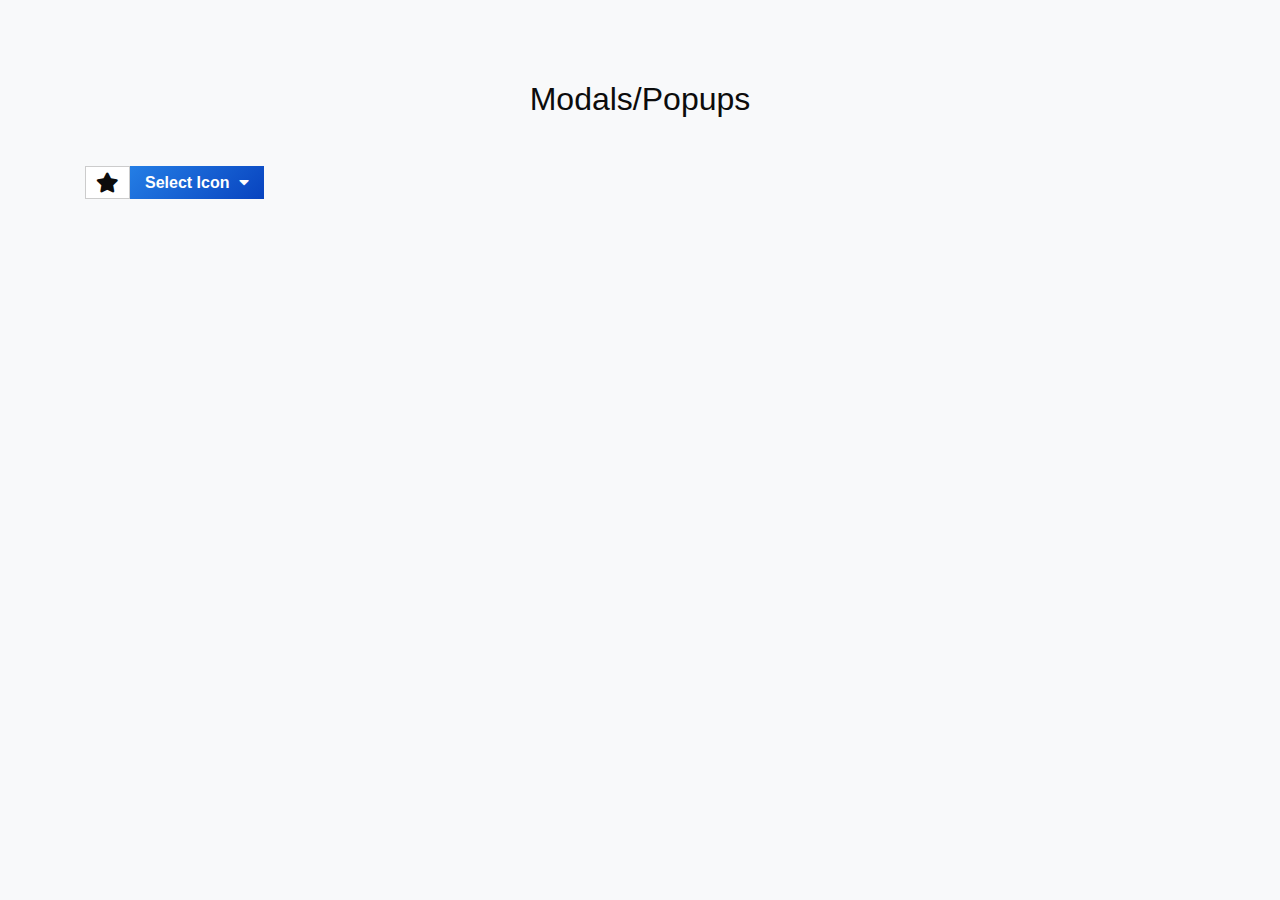
<file: components/fonticons-modal.html>
<!DOCTYPE html>
<html lang="en-US">

<head>

    <title>Modals/Popups</title>

    <!-- Required meta tags -->
    <meta charset="UTF-8">
    <meta name="viewport" content="width=device-width, initial-scale=1, shrink-to-fit=no">
	
	<meta property="og:title" content="" />
    <meta property="og:description" content="" />

    <meta property="og:url" content="" />
	<meta property="og:image" content="" />

	<meta name="site-icon" content="" />
	
	<meta name="google-site-verification" content="" />
	<meta name="robots" content="noindex, nofollow" />
	
    <!-- <link rel="icon" type="image/x-icon" href="images/favicon.png"/> -->
	<!-- <link rel="shortcut icon" href="images/favicon.png" /> -->

    <!-- required Fonts -->
	<link href="https://fonts.googleapis.com/css2?family=BenchNine:wght@400&display=swap" rel="stylesheet">
	<link href="https://fonts.googleapis.com/css2?family=Open+Sans+Condensed:wght@300&display=swap" rel="stylesheet">
	<link href="https://fonts.googleapis.com/css2?family=Nunito+Sans:wght@200;300;400;600;700;800&display=swap" rel="stylesheet">

    <!-- required CSS -->
    <link rel="stylesheet" href="../css/bootstrap.min.css" />
    <link rel="stylesheet" href="../css/all.min.css" />
    <link rel="stylesheet" href="../css/slick.css" />
    <link rel="stylesheet" href="../css/slick-theme.css" />
    <link rel="stylesheet" href="../css/components.css" />
    <link rel="stylesheet" href="../css/utils.css" />
    <link rel="stylesheet" href="../css/style.css" />
	<link rel="stylesheet" href="../css/responsive.css" />
	<link rel="stylesheet" href="../css/learning-lp.css" />
	
	<!-- background-image: linear-gradient(to right bottom, #0064cb, #007ed2, #0091c5, #00a0ad, #00ac94); -->

</head>
<body class="bg-light">
	<section class="common-section-ui">
 
<div class="container">
	<!-- Row Start -->
	<div class="row">
		<div class="col-12"><h2 class="text-center mb-5">Modals/Popups</h2></div>
		<div class="col">
		 
		<!-- Button trigger modal -->
		<!-- Example single danger button -->
		<div class="btn-group btn-ficon">
			<input type="hidden" name="myicon" />
			<span id="fontIconInput" class="bficon"><i class="fas fa-star"></i></span>
			<button type="button" data-ftarget="fontIconInput" type="button" data-toggle="modal" data-target="#loginFormModal" class="btn btn-primary text-white r_0 openFaModal">Select Icon <i class="fas fa-caret-down ml_5"></i></button>
		</div>
		<!-- <button data-ftarget="fontIconBtn3" id="fontIconBtn3" type="button" class="btn btn-primary openFaModal" data-backdrop="static" data-keyboard="false" data-toggle="modal" data-target="#loginFormModal">Icon</button>	 -->

		<!-- Modal -->
		<div class="modal fade" id="loginFormModal" tabindex="-1" role="dialog" aria-labelledby="loginFormModalLabel" aria-hidden="true">
			<div class="modal-dialog modal-lg modal-dialog-centered" role="document">
				<form class="fui fui1 w-100" action="" method="get" enctype="multipart/form-data" autocomplete="off">
				<div class="mui muic mui2 muis modal-content">
					<div class="modal-header">
					<h5 class="modal-title" id="loginFormModalLabel">Choose Font Awesome Icon</h5>
					<button type="button" class="close" data-dismiss="modal" aria-label="Close">
						<span aria-hidden="true">&times;</span>
					</button>
					</div>
					<div class="modal-body">
						<div class="form-group">
							<div class="search-box">
								<input id="searchFaIcons" name="search" type="text" class="form-control" placeholder="Search icon by keywords...">
								<i class="fa fa-search icon" aria-hidden="true"></i>
							</div>
						</div>
						<ul class="fonticon-listing">
							<li data-icon="fab fa-accessible-icon"><i class="fab fa-accessible-icon mr_10"></i><span>accessible-icon</span></li>
							<li data-icon="fab fa-accusoft"><i class="fab fa-accusoft mr_10"></i><span>accusoft</span></li>
							<li data-icon="fas fa-address-book"><i class="fas fa-address-book mr_10"></i><span>address-book</span></li>
							<li data-icon="far fa-address-book"><i class="far fa-address-book mr_10"></i><span>address-book</span></li>
							<li data-icon="fas fa-address-card"><i class="fas fa-address-card mr_10"></i><span>address-card</span></li>
							<li data-icon="far fa-address-card"><i class="far fa-address-card mr_10"></i><span>address-card</span></li>
							<li data-icon="fas fa-adjust"><i class="fas fa-adjust mr_10"></i><span>adjust</span></li>
							<li data-icon="fab fa-adn"><i class="fab fa-adn mr_10"></i><span>adn</span></li>
							<li data-icon="fab fa-adversal"><i class="fab fa-adversal mr_10"></i><span>adversal</span></li>
							<li data-icon="fab fa-affiliatetheme"><i class="fab fa-affiliatetheme mr_10"></i><span>affiliatetheme</span></li>
							<li data-icon="fab fa-algolia"><i class="fab fa-algolia mr_10"></i><span>algolia</span></li>
							<li data-icon="fas fa-align-center"><i class="fas fa-align-center mr_10"></i><span>align-center</span></li>
							<li data-icon="fas fa-align-justify"><i class="fas fa-align-justify mr_10"></i><span>align-justify</span></li>
							<li data-icon="fas fa-align-left"><i class="fas fa-align-left mr_10"></i><span>align-left</span></li>
							<li data-icon="fas fa-align-right"><i class="fas fa-align-right mr_10"></i><span>align-right</span></li>
							<li data-icon="fas fa-allergies"><i class="fas fa-allergies mr_10"></i><span>allergies</span></li>
							<li data-icon="fab fa-amazon"><i class="fab fa-amazon mr_10"></i><span>amazon</span></li>
							<li data-icon="fab fa-amazon-pay"><i class="fab fa-amazon-pay mr_10"></i><span>amazon-pay</span></li>
							<li data-icon="fas fa-ambulance"><i class="fas fa-ambulance mr_10"></i><span>ambulance</span></li>
							<li data-icon="fas fa-american-sign-language-interpreting"><i class="fas fa-american-sign-language-interpreting mr_10"></i><span>american-sign-language-interpreting</span></li>
							<li data-icon="fab fa-amilia"><i class="fab fa-amilia mr_10"></i><span>amilia</span></li>
							<li data-icon="fas fa-anchor"><i class="fas fa-anchor mr_10"></i><span>anchor</span></li>
							<li data-icon="fab fa-android"><i class="fab fa-android mr_10"></i><span>android</span></li>
							<li data-icon="fab fa-angellist"><i class="fab fa-angellist mr_10"></i><span>angellist</span></li>
							<li data-icon="fas fa-angle-double-down"><i class="fas fa-angle-double-down mr_10"></i><span>angle-double-down</span></li>
							<li data-icon="fas fa-angle-double-left"><i class="fas fa-angle-double-left mr_10"></i><span>angle-double-left</span></li>
							<li data-icon="fas fa-angle-double-right"><i class="fas fa-angle-double-right mr_10"></i><span>angle-double-right</span></li>
							<li data-icon="fas fa-angle-double-up"><i class="fas fa-angle-double-up mr_10"></i><span>angle-double-up</span></li>
							<li data-icon="fas fa-angle-down"><i class="fas fa-angle-down mr_10"></i><span>angle-down</span></li>
							<li data-icon="fas fa-angle-left"><i class="fas fa-angle-left mr_10"></i><span>angle-left</span></li>
							<li data-icon="fas fa-angle-right"><i class="fas fa-angle-right mr_10"></i><span>angle-right</span></li>
							<li data-icon="fas fa-angle-up"><i class="fas fa-angle-up mr_10"></i><span>angle-up</span></li>
							<li data-icon="fab fa-angrycreative"><i class="fab fa-angrycreative mr_10"></i><span>angrycreative</span></li>
							<li data-icon="fab fa-angular"><i class="fab fa-angular mr_10"></i><span>angular</span></li>
							<li data-icon="fab fa-app-store"><i class="fab fa-app-store mr_10"></i><span>app-store</span></li>
							<li data-icon="fab fa-app-store-ios"><i class="fab fa-app-store-ios mr_10"></i><span>app-store-ios</span></li>
							<li data-icon="fab fa-apper"><i class="fab fa-apper mr_10"></i><span>apper</span></li>
							<li data-icon="fab fa-apple"><i class="fab fa-apple mr_10"></i><span>apple</span></li>
							<li data-icon="fab fa-apple-pay"><i class="fab fa-apple-pay mr_10"></i><span>apple-pay</span></li>
							<li data-icon="fas fa-archive"><i class="fas fa-archive mr_10"></i><span>archive</span></li>
							<li data-icon="fas fa-arrow-alt-circle-down"><i class="fas fa-arrow-alt-circle-down mr_10"></i><span>arrow-alt-circle-down</span></li>
							<li data-icon="far fa-arrow-alt-circle-down"><i class="far fa-arrow-alt-circle-down mr_10"></i><span>arrow-alt-circle-down</span></li>
							<li data-icon="fas fa-arrow-alt-circle-left"><i class="fas fa-arrow-alt-circle-left mr_10"></i><span>arrow-alt-circle-left</span></li>
							<li data-icon="far fa-arrow-alt-circle-left"><i class="far fa-arrow-alt-circle-left mr_10"></i><span>arrow-alt-circle-left</span></li>
							<li data-icon="fas fa-arrow-alt-circle-right"><i class="fas fa-arrow-alt-circle-right mr_10"></i><span>arrow-alt-circle-right</span></li>
							<li data-icon="far fa-arrow-alt-circle-right"><i class="far fa-arrow-alt-circle-right mr_10"></i><span>arrow-alt-circle-right</span></li>
							<li data-icon="fas fa-arrow-alt-circle-up"><i class="fas fa-arrow-alt-circle-up mr_10"></i><span>arrow-alt-circle-up</span></li>
							<li data-icon="far fa-arrow-alt-circle-up"><i class="far fa-arrow-alt-circle-up mr_10"></i><span>arrow-alt-circle-up</span></li>
							<li data-icon="fas fa-arrow-circle-down"><i class="fas fa-arrow-circle-down mr_10"></i><span>arrow-circle-down</span></li>
							<li data-icon="fas fa-arrow-circle-left"><i class="fas fa-arrow-circle-left mr_10"></i><span>arrow-circle-left</span></li>
							<li data-icon="fas fa-arrow-circle-right"><i class="fas fa-arrow-circle-right mr_10"></i><span>arrow-circle-right</span></li>
							<li data-icon="fas fa-arrow-circle-up"><i class="fas fa-arrow-circle-up mr_10"></i><span>arrow-circle-up</span></li>
							<li data-icon="fas fa-arrow-down"><i class="fas fa-arrow-down mr_10"></i><span>arrow-down</span></li>
							<li data-icon="fas fa-arrow-left"><i class="fas fa-arrow-left mr_10"></i><span>arrow-left</span></li>
							<li data-icon="fas fa-arrow-right"><i class="fas fa-arrow-right mr_10"></i><span>arrow-right</span></li>
							<li data-icon="fas fa-arrow-up"><i class="fas fa-arrow-up mr_10"></i><span>arrow-up</span></li>
							<li data-icon="fas fa-arrows-alt"><i class="fas fa-arrows-alt mr_10"></i><span>arrows-alt</span></li>
							<li data-icon="fas fa-arrows-alt-h"><i class="fas fa-arrows-alt-h mr_10"></i><span>arrows-alt-h</span></li>
							<li data-icon="fas fa-arrows-alt-v"><i class="fas fa-arrows-alt-v mr_10"></i><span>arrows-alt-v</span></li>
							<li data-icon="fas fa-assistive-listening-systems"><i class="fas fa-assistive-listening-systems mr_10"></i><span>assistive-listening-systems</span></li>
							<li data-icon="fas fa-asterisk"><i class="fas fa-asterisk mr_10"></i><span>asterisk</span></li>
							<li data-icon="fab fa-asymmetrik"><i class="fab fa-asymmetrik mr_10"></i><span>asymmetrik</span></li>
							<li data-icon="fas fa-at"><i class="fas fa-at mr_10"></i><span>at</span></li>
							<li data-icon="fab fa-audible"><i class="fab fa-audible mr_10"></i><span>audible</span></li>
							<li data-icon="fas fa-audio-description"><i class="fas fa-audio-description mr_10"></i><span>audio-description</span></li>
							<li data-icon="fab fa-autoprefixer"><i class="fab fa-autoprefixer mr_10"></i><span>autoprefixer</span></li>
							<li data-icon="fab fa-avianex"><i class="fab fa-avianex mr_10"></i><span>avianex</span></li>
							<li data-icon="fab fa-aviato"><i class="fab fa-aviato mr_10"></i><span>aviato</span></li>
							<li data-icon="fab fa-aws"><i class="fab fa-aws mr_10"></i><span>aws</span></li>
							<li data-icon="fas fa-backward"><i class="fas fa-backward mr_10"></i><span>backward</span></li>
							<li data-icon="fas fa-balance-scale"><i class="fas fa-balance-scale mr_10"></i><span>balance-scale</span></li>
							<li data-icon="fas fa-ban"><i class="fas fa-ban mr_10"></i><span>ban</span></li>
							<li data-icon="fas fa-band-aid"><i class="fas fa-band-aid mr_10"></i><span>band-aid</span></li>
							<li data-icon="fab fa-bandcamp"><i class="fab fa-bandcamp mr_10"></i><span>bandcamp</span></li>
							<li data-icon="fas fa-barcode"><i class="fas fa-barcode mr_10"></i><span>barcode</span></li>
							<li data-icon="fas fa-bars"><i class="fas fa-bars mr_10"></i><span>bars</span></li>
							<li data-icon="fas fa-baseball-ball"><i class="fas fa-baseball-ball mr_10"></i><span>baseball-ball</span></li>
							<li data-icon="fas fa-basketball-ball"><i class="fas fa-basketball-ball mr_10"></i><span>basketball-ball</span></li>
							<li data-icon="fas fa-bath"><i class="fas fa-bath mr_10"></i><span>bath</span></li>
							<li data-icon="fas fa-battery-empty"><i class="fas fa-battery-empty mr_10"></i><span>battery-empty</span></li>
							<li data-icon="fas fa-battery-full"><i class="fas fa-battery-full mr_10"></i><span>battery-full</span></li>
							<li data-icon="fas fa-battery-half"><i class="fas fa-battery-half mr_10"></i><span>battery-half</span></li>
							<li data-icon="fas fa-battery-quarter"><i class="fas fa-battery-quarter mr_10"></i><span>battery-quarter</span></li>
							<li data-icon="fas fa-battery-three-quarters"><i class="fas fa-battery-three-quarters mr_10"></i><span>battery-three-quarters</span></li>
							<li data-icon="fas fa-bed"><i class="fas fa-bed mr_10"></i><span>bed</span></li>
							<li data-icon="fas fa-beer"><i class="fas fa-beer mr_10"></i><span>beer</span></li>
							<li data-icon="fab fa-behance"><i class="fab fa-behance mr_10"></i><span>behance</span></li>
							<li data-icon="fab fa-behance-square"><i class="fab fa-behance-square mr_10"></i><span>behance-square</span></li>
							<li data-icon="fas fa-bell"><i class="fas fa-bell mr_10"></i><span>bell</span></li>
							<li data-icon="far fa-bell"><i class="far fa-bell mr_10"></i><span>bell</span></li>
							<li data-icon="fas fa-bell-slash"><i class="fas fa-bell-slash mr_10"></i><span>bell-slash</span></li>
							<li data-icon="far fa-bell-slash"><i class="far fa-bell-slash mr_10"></i><span>bell-slash</span></li>
							<li data-icon="fas fa-bicycle"><i class="fas fa-bicycle mr_10"></i><span>bicycle</span></li>
							<li data-icon="fab fa-bimobject"><i class="fab fa-bimobject mr_10"></i><span>bimobject</span></li>
							<li data-icon="fas fa-binoculars"><i class="fas fa-binoculars mr_10"></i><span>binoculars</span></li>
							<li data-icon="fas fa-birthday-cake"><i class="fas fa-birthday-cake mr_10"></i><span>birthday-cake</span></li>
							<li data-icon="fab fa-bitbucket"><i class="fab fa-bitbucket mr_10"></i><span>bitbucket</span></li>
							<li data-icon="fab fa-bitcoin"><i class="fab fa-bitcoin mr_10"></i><span>bitcoin</span></li>
							<li data-icon="fab fa-bity"><i class="fab fa-bity mr_10"></i><span>bity</span></li>
							<li data-icon="fab fa-black-tie"><i class="fab fa-black-tie mr_10"></i><span>black-tie</span></li>
							<li data-icon="fab fa-blackberry"><i class="fab fa-blackberry mr_10"></i><span>blackberry</span></li>
							<li data-icon="fas fa-blind"><i class="fas fa-blind mr_10"></i><span>blind</span></li>
							<li data-icon="fab fa-blogger"><i class="fab fa-blogger mr_10"></i><span>blogger</span></li>
							<li data-icon="fab fa-blogger-b"><i class="fab fa-blogger-b mr_10"></i><span>blogger-b</span></li>
							<li data-icon="fab fa-bluetooth"><i class="fab fa-bluetooth mr_10"></i><span>bluetooth</span></li>
							<li data-icon="fab fa-bluetooth-b"><i class="fab fa-bluetooth-b mr_10"></i><span>bluetooth-b</span></li>
							<li data-icon="fas fa-bold"><i class="fas fa-bold mr_10"></i><span>bold</span></li>
							<li data-icon="fas fa-bolt"><i class="fas fa-bolt mr_10"></i><span>bolt</span></li>
							<li data-icon="fas fa-bomb"><i class="fas fa-bomb mr_10"></i><span>bomb</span></li>
							<li data-icon="fas fa-book"><i class="fas fa-book mr_10"></i><span>book</span></li>
							<li data-icon="fas fa-bookmark"><i class="fas fa-bookmark mr_10"></i><span>bookmark</span></li>
							<li data-icon="far fa-bookmark"><i class="far fa-bookmark mr_10"></i><span>bookmark</span></li>
							<li data-icon="fas fa-bowling-ball"><i class="fas fa-bowling-ball mr_10"></i><span>bowling-ball</span></li>
							<li data-icon="fas fa-box"><i class="fas fa-box mr_10"></i><span>box</span></li>
							<li data-icon="fas fa-box-open"><i class="fas fa-box-open mr_10"></i><span>box-open</span></li>
							<li data-icon="fas fa-boxes"><i class="fas fa-boxes mr_10"></i><span>boxes</span></li>
							<li data-icon="fas fa-braille"><i class="fas fa-braille mr_10"></i><span>braille</span></li>
							<li data-icon="fas fa-briefcase"><i class="fas fa-briefcase mr_10"></i><span>briefcase</span></li>
							<li data-icon="fas fa-briefcase-medical"><i class="fas fa-briefcase-medical mr_10"></i><span>briefcase-medical</span></li>
							<li data-icon="fab fa-btc"><i class="fab fa-btc mr_10"></i><span>btc</span></li>
							<li data-icon="fas fa-bug"><i class="fas fa-bug mr_10"></i><span>bug</span></li>
							<li data-icon="fas fa-building"><i class="fas fa-building mr_10"></i><span>building</span></li>
							<li data-icon="far fa-building"><i class="far fa-building mr_10"></i><span>building</span></li>
							<li data-icon="fas fa-bullhorn"><i class="fas fa-bullhorn mr_10"></i><span>bullhorn</span></li>
							<li data-icon="fas fa-bullseye"><i class="fas fa-bullseye mr_10"></i><span>bullseye</span></li>
							<li data-icon="fas fa-burn"><i class="fas fa-burn mr_10"></i><span>burn</span></li>
							<li data-icon="fab fa-buromobelexperte"><i class="fab fa-buromobelexperte mr_10"></i><span>buromobelexperte</span></li>
							<li data-icon="fas fa-bus"><i class="fas fa-bus mr_10"></i><span>bus</span></li>
							<li data-icon="fab fa-buysellads"><i class="fab fa-buysellads mr_10"></i><span>buysellads</span></li>
							<li data-icon="fas fa-calculator"><i class="fas fa-calculator mr_10"></i><span>calculator</span></li>
							<li data-icon="fas fa-calendar"><i class="fas fa-calendar mr_10"></i><span>calendar</span></li>
							<li data-icon="far fa-calendar"><i class="far fa-calendar mr_10"></i><span>calendar</span></li>
							<li data-icon="fas fa-calendar-alt"><i class="fas fa-calendar-alt mr_10"></i><span>calendar-alt</span></li>
							<li data-icon="far fa-calendar-alt"><i class="far fa-calendar-alt mr_10"></i><span>calendar-alt</span></li>
							<li data-icon="fas fa-calendar-check"><i class="fas fa-calendar-check mr_10"></i><span>calendar-check</span></li>
							<li data-icon="far fa-calendar-check"><i class="far fa-calendar-check mr_10"></i><span>calendar-check</span></li>
							<li data-icon="fas fa-calendar-minus"><i class="fas fa-calendar-minus mr_10"></i><span>calendar-minus</span></li>
							<li data-icon="far fa-calendar-minus"><i class="far fa-calendar-minus mr_10"></i><span>calendar-minus</span></li>
							<li data-icon="fas fa-calendar-plus"><i class="fas fa-calendar-plus mr_10"></i><span>calendar-plus</span></li>
							<li data-icon="far fa-calendar-plus"><i class="far fa-calendar-plus mr_10"></i><span>calendar-plus</span></li>
							<li data-icon="fas fa-calendar-times"><i class="fas fa-calendar-times mr_10"></i><span>calendar-times</span></li>
							<li data-icon="far fa-calendar-times"><i class="far fa-calendar-times mr_10"></i><span>calendar-times</span></li>
							<li data-icon="fas fa-camera"><i class="fas fa-camera mr_10"></i><span>camera</span></li>
							<li data-icon="fas fa-camera-retro"><i class="fas fa-camera-retro mr_10"></i><span>camera-retro</span></li>
							<li data-icon="fas fa-capsules"><i class="fas fa-capsules mr_10"></i><span>capsules</span></li>
							<li data-icon="fas fa-car"><i class="fas fa-car mr_10"></i><span>car</span></li>
							<li data-icon="fas fa-caret-down"><i class="fas fa-caret-down mr_10"></i><span>caret-down</span></li>
							<li data-icon="fas fa-caret-left"><i class="fas fa-caret-left mr_10"></i><span>caret-left</span></li>
							<li data-icon="fas fa-caret-right"><i class="fas fa-caret-right mr_10"></i><span>caret-right</span></li>
							<li data-icon="fas fa-caret-square-down"><i class="fas fa-caret-square-down mr_10"></i><span>caret-square-down</span></li>
							<li data-icon="far fa-caret-square-down"><i class="far fa-caret-square-down mr_10"></i><span>caret-square-down</span></li>
							<li data-icon="fas fa-caret-square-left"><i class="fas fa-caret-square-left mr_10"></i><span>caret-square-left</span></li>
							<li data-icon="far fa-caret-square-left"><i class="far fa-caret-square-left mr_10"></i><span>caret-square-left</span></li>
							<li data-icon="fas fa-caret-square-right"><i class="fas fa-caret-square-right mr_10"></i><span>caret-square-right</span></li>
							<li data-icon="far fa-caret-square-right"><i class="far fa-caret-square-right mr_10"></i><span>caret-square-right</span></li>
							<li data-icon="fas fa-caret-square-up"><i class="fas fa-caret-square-up mr_10"></i><span>caret-square-up</span></li>
							<li data-icon="far fa-caret-square-up"><i class="far fa-caret-square-up mr_10"></i><span>caret-square-up</span></li>
							<li data-icon="fas fa-caret-up"><i class="fas fa-caret-up mr_10"></i><span>caret-up</span></li>
							<li data-icon="fas fa-cart-arrow-down"><i class="fas fa-cart-arrow-down mr_10"></i><span>cart-arrow-down</span></li>
							<li data-icon="fas fa-cart-plus"><i class="fas fa-cart-plus mr_10"></i><span>cart-plus</span></li>
							<li data-icon="fab fa-cc-amazon-pay"><i class="fab fa-cc-amazon-pay mr_10"></i><span>cc-amazon-pay</span></li>
							<li data-icon="fab fa-cc-amex"><i class="fab fa-cc-amex mr_10"></i><span>cc-amex</span></li>
							<li data-icon="fab fa-cc-apple-pay"><i class="fab fa-cc-apple-pay mr_10"></i><span>cc-apple-pay</span></li>
							<li data-icon="fab fa-cc-diners-club"><i class="fab fa-cc-diners-club mr_10"></i><span>cc-diners-club</span></li>
							<li data-icon="fab fa-cc-discover"><i class="fab fa-cc-discover mr_10"></i><span>cc-discover</span></li>
							<li data-icon="fab fa-cc-jcb"><i class="fab fa-cc-jcb mr_10"></i><span>cc-jcb</span></li>
							<li data-icon="fab fa-cc-mastercard"><i class="fab fa-cc-mastercard mr_10"></i><span>cc-mastercard</span></li>
							<li data-icon="fab fa-cc-paypal"><i class="fab fa-cc-paypal mr_10"></i><span>cc-paypal</span></li>
							<li data-icon="fab fa-cc-stripe"><i class="fab fa-cc-stripe mr_10"></i><span>cc-stripe</span></li>
							<li data-icon="fab fa-cc-visa"><i class="fab fa-cc-visa mr_10"></i><span>cc-visa</span></li>
							<li data-icon="fab fa-centercode"><i class="fab fa-centercode mr_10"></i><span>centercode</span></li>
							<li data-icon="fas fa-certificate"><i class="fas fa-certificate mr_10"></i><span>certificate</span></li>
							<li data-icon="fas fa-chart-area"><i class="fas fa-chart-area mr_10"></i><span>chart-area</span></li>
							<li data-icon="fas fa-chart-bar"><i class="fas fa-chart-bar mr_10"></i><span>chart-bar</span></li>
							<li data-icon="far fa-chart-bar"><i class="far fa-chart-bar mr_10"></i><span>chart-bar</span></li>
							<li data-icon="fas fa-chart-line"><i class="fas fa-chart-line mr_10"></i><span>chart-line</span></li>
							<li data-icon="fas fa-chart-pie"><i class="fas fa-chart-pie mr_10"></i><span>chart-pie</span></li>
							<li data-icon="fas fa-check"><i class="fas fa-check mr_10"></i><span>check</span></li>
							<li data-icon="fas fa-check-circle"><i class="fas fa-check-circle mr_10"></i><span>check-circle</span></li>
							<li data-icon="far fa-check-circle"><i class="far fa-check-circle mr_10"></i><span>check-circle</span></li>
							<li data-icon="fas fa-check-square"><i class="fas fa-check-square mr_10"></i><span>check-square</span></li>
							<li data-icon="far fa-check-square"><i class="far fa-check-square mr_10"></i><span>check-square</span></li>
							<li data-icon="fas fa-chess"><i class="fas fa-chess mr_10"></i><span>chess</span></li>
							<li data-icon="fas fa-chess-bishop"><i class="fas fa-chess-bishop mr_10"></i><span>chess-bishop</span></li>
							<li data-icon="fas fa-chess-board"><i class="fas fa-chess-board mr_10"></i><span>chess-board</span></li>
							<li data-icon="fas fa-chess-king"><i class="fas fa-chess-king mr_10"></i><span>chess-king</span></li>
							<li data-icon="fas fa-chess-knight"><i class="fas fa-chess-knight mr_10"></i><span>chess-knight</span></li>
							<li data-icon="fas fa-chess-pawn"><i class="fas fa-chess-pawn mr_10"></i><span>chess-pawn</span></li>
							<li data-icon="fas fa-chess-queen"><i class="fas fa-chess-queen mr_10"></i><span>chess-queen</span></li>
							<li data-icon="fas fa-chess-rook"><i class="fas fa-chess-rook mr_10"></i><span>chess-rook</span></li>
							<li data-icon="fas fa-chevron-circle-down"><i class="fas fa-chevron-circle-down mr_10"></i><span>chevron-circle-down</span></li>
							<li data-icon="fas fa-chevron-circle-left"><i class="fas fa-chevron-circle-left mr_10"></i><span>chevron-circle-left</span></li>
							<li data-icon="fas fa-chevron-circle-right"><i class="fas fa-chevron-circle-right mr_10"></i><span>chevron-circle-right</span></li>
							<li data-icon="fas fa-chevron-circle-up"><i class="fas fa-chevron-circle-up mr_10"></i><span>chevron-circle-up</span></li>
							<li data-icon="fas fa-chevron-down"><i class="fas fa-chevron-down mr_10"></i><span>chevron-down</span></li>
							<li data-icon="fas fa-chevron-left"><i class="fas fa-chevron-left mr_10"></i><span>chevron-left</span></li>
							<li data-icon="fas fa-chevron-right"><i class="fas fa-chevron-right mr_10"></i><span>chevron-right</span></li>
							<li data-icon="fas fa-chevron-up"><i class="fas fa-chevron-up mr_10"></i><span>chevron-up</span></li>
							<li data-icon="fas fa-child"><i class="fas fa-child mr_10"></i><span>child</span></li>
							<li data-icon="fab fa-chrome"><i class="fab fa-chrome mr_10"></i><span>chrome</span></li>
							<li data-icon="fas fa-circle"><i class="fas fa-circle mr_10"></i><span>circle</span></li>
							<li data-icon="far fa-circle"><i class="far fa-circle mr_10"></i><span>circle</span></li>
							<li data-icon="fas fa-circle-notch"><i class="fas fa-circle-notch mr_10"></i><span>circle-notch</span></li>
							<li data-icon="fas fa-clipboard"><i class="fas fa-clipboard mr_10"></i><span>clipboard</span></li>
							<li data-icon="far fa-clipboard"><i class="far fa-clipboard mr_10"></i><span>clipboard</span></li>
							<li data-icon="fas fa-clipboard-check"><i class="fas fa-clipboard-check mr_10"></i><span>clipboard-check</span></li>
							<li data-icon="fas fa-clipboard-list"><i class="fas fa-clipboard-list mr_10"></i><span>clipboard-list</span></li>
							<li data-icon="fas fa-clock"><i class="fas fa-clock mr_10"></i><span>clock</span></li>
							<li data-icon="far fa-clock"><i class="far fa-clock mr_10"></i><span>clock</span></li>
							<li data-icon="fas fa-clone"><i class="fas fa-clone mr_10"></i><span>clone</span></li>
							<li data-icon="far fa-clone"><i class="far fa-clone mr_10"></i><span>clone</span></li>
							<li data-icon="fas fa-closed-captioning"><i class="fas fa-closed-captioning mr_10"></i><span>closed-captioning</span></li>
							<li data-icon="far fa-closed-captioning"><i class="far fa-closed-captioning mr_10"></i><span>closed-captioning</span></li>
							<li data-icon="fas fa-cloud"><i class="fas fa-cloud mr_10"></i><span>cloud</span></li>
							<li data-icon="fas fa-cloud-download-alt"><i class="fas fa-cloud-download-alt mr_10"></i><span>cloud-download-alt</span></li>
							<li data-icon="fas fa-cloud-upload-alt"><i class="fas fa-cloud-upload-alt mr_10"></i><span>cloud-upload-alt</span></li>
							<li data-icon="fab fa-cloudscale"><i class="fab fa-cloudscale mr_10"></i><span>cloudscale</span></li>
							<li data-icon="fab fa-cloudsmith"><i class="fab fa-cloudsmith mr_10"></i><span>cloudsmith</span></li>
							<li data-icon="fab fa-cloudversify"><i class="fab fa-cloudversify mr_10"></i><span>cloudversify</span></li>
							<li data-icon="fas fa-code"><i class="fas fa-code mr_10"></i><span>code</span></li>
							<li data-icon="fas fa-code-branch"><i class="fas fa-code-branch mr_10"></i><span>code-branch</span></li>
							<li data-icon="fab fa-codepen"><i class="fab fa-codepen mr_10"></i><span>codepen</span></li>
							<li data-icon="fab fa-codiepie"><i class="fab fa-codiepie mr_10"></i><span>codiepie</span></li>
							<li data-icon="fas fa-coffee"><i class="fas fa-coffee mr_10"></i><span>coffee</span></li>
							<li data-icon="fas fa-cog"><i class="fas fa-cog mr_10"></i><span>cog</span></li>
							<li data-icon="fas fa-cogs"><i class="fas fa-cogs mr_10"></i><span>cogs</span></li>
							<li data-icon="fas fa-columns"><i class="fas fa-columns mr_10"></i><span>columns</span></li>
							<li data-icon="fas fa-comment"><i class="fas fa-comment mr_10"></i><span>comment</span></li>
							<li data-icon="far fa-comment"><i class="far fa-comment mr_10"></i><span>comment</span></li>
							<li data-icon="fas fa-comment-alt"><i class="fas fa-comment-alt mr_10"></i><span>comment-alt</span></li>
							<li data-icon="far fa-comment-alt"><i class="far fa-comment-alt mr_10"></i><span>comment-alt</span></li>
							<li data-icon="fas fa-comment-dots"><i class="fas fa-comment-dots mr_10"></i><span>comment-dots</span></li>
							<li data-icon="fas fa-comment-slash"><i class="fas fa-comment-slash mr_10"></i><span>comment-slash</span></li>
							<li data-icon="fas fa-comments"><i class="fas fa-comments mr_10"></i><span>comments</span></li>
							<li data-icon="far fa-comments"><i class="far fa-comments mr_10"></i><span>comments</span></li>
							<li data-icon="fas fa-compass"><i class="fas fa-compass mr_10"></i><span>compass</span></li>
							<li data-icon="far fa-compass"><i class="far fa-compass mr_10"></i><span>compass</span></li>
							<li data-icon="fas fa-compress"><i class="fas fa-compress mr_10"></i><span>compress</span></li>
							<li data-icon="fab fa-connectdevelop"><i class="fab fa-connectdevelop mr_10"></i><span>connectdevelop</span></li>
							<li data-icon="fab fa-contao"><i class="fab fa-contao mr_10"></i><span>contao</span></li>
							<li data-icon="fas fa-copy"><i class="fas fa-copy mr_10"></i><span>copy</span></li>
							<li data-icon="far fa-copy"><i class="far fa-copy mr_10"></i><span>copy</span></li>
							<li data-icon="fas fa-copyright"><i class="fas fa-copyright mr_10"></i><span>copyright</span></li>
							<li data-icon="far fa-copyright"><i class="far fa-copyright mr_10"></i><span>copyright</span></li>
							<li data-icon="fas fa-couch"><i class="fas fa-couch mr_10"></i><span>couch</span></li>
							<li data-icon="fab fa-cpanel"><i class="fab fa-cpanel mr_10"></i><span>cpanel</span></li>
							<li data-icon="fab fa-creative-commons"><i class="fab fa-creative-commons mr_10"></i><span>creative-commons</span></li>
							<li data-icon="fas fa-credit-card"><i class="fas fa-credit-card mr_10"></i><span>credit-card</span></li>
							<li data-icon="far fa-credit-card"><i class="far fa-credit-card mr_10"></i><span>credit-card</span></li>
							<li data-icon="fas fa-crop"><i class="fas fa-crop mr_10"></i><span>crop</span></li>
							<li data-icon="fas fa-crosshairs"><i class="fas fa-crosshairs mr_10"></i><span>crosshairs</span></li>
							<li data-icon="fab fa-css3"><i class="fab fa-css3 mr_10"></i><span>css3</span></li>
							<li data-icon="fab fa-css3-alt"><i class="fab fa-css3-alt mr_10"></i><span>css3-alt</span></li>
							<li data-icon="fas fa-cube"><i class="fas fa-cube mr_10"></i><span>cube</span></li>
							<li data-icon="fas fa-cubes"><i class="fas fa-cubes mr_10"></i><span>cubes</span></li>
							<li data-icon="fas fa-cut"><i class="fas fa-cut mr_10"></i><span>cut</span></li>
							<li data-icon="fab fa-cuttlefish"><i class="fab fa-cuttlefish mr_10"></i><span>cuttlefish</span></li>
							<li data-icon="fab fa-d-and-d"><i class="fab fa-d-and-d mr_10"></i><span>d-and-d</span></li>
							<li data-icon="fab fa-dashcube"><i class="fab fa-dashcube mr_10"></i><span>dashcube</span></li>
							<li data-icon="fas fa-database"><i class="fas fa-database mr_10"></i><span>database</span></li>
							<li data-icon="fas fa-deaf"><i class="fas fa-deaf mr_10"></i><span>deaf</span></li>
							<li data-icon="fab fa-delicious"><i class="fab fa-delicious mr_10"></i><span>delicious</span></li>
							<li data-icon="fab fa-deploydog"><i class="fab fa-deploydog mr_10"></i><span>deploydog</span></li>
							<li data-icon="fab fa-deskpro"><i class="fab fa-deskpro mr_10"></i><span>deskpro</span></li>
							<li data-icon="fas fa-desktop"><i class="fas fa-desktop mr_10"></i><span>desktop</span></li>
							<li data-icon="fab fa-deviantart"><i class="fab fa-deviantart mr_10"></i><span>deviantart</span></li>
							<li data-icon="fas fa-diagnoses"><i class="fas fa-diagnoses mr_10"></i><span>diagnoses</span></li>
							<li data-icon="fab fa-digg"><i class="fab fa-digg mr_10"></i><span>digg</span></li>
							<li data-icon="fab fa-digital-ocean"><i class="fab fa-digital-ocean mr_10"></i><span>digital-ocean</span></li>
							<li data-icon="fab fa-discord"><i class="fab fa-discord mr_10"></i><span>discord</span></li>
							<li data-icon="fab fa-discourse"><i class="fab fa-discourse mr_10"></i><span>discourse</span></li>
							<li data-icon="fas fa-dna"><i class="fas fa-dna mr_10"></i><span>dna</span></li>
							<li data-icon="fab fa-dochub"><i class="fab fa-dochub mr_10"></i><span>dochub</span></li>
							<li data-icon="fab fa-docker"><i class="fab fa-docker mr_10"></i><span>docker</span></li>
							<li data-icon="fas fa-dollar-sign"><i class="fas fa-dollar-sign mr_10"></i><span>dollar-sign</span></li>
							<li data-icon="fas fa-dolly"><i class="fas fa-dolly mr_10"></i><span>dolly</span></li>
							<li data-icon="fas fa-dolly-flatbed"><i class="fas fa-dolly-flatbed mr_10"></i><span>dolly-flatbed</span></li>
							<li data-icon="fas fa-donate"><i class="fas fa-donate mr_10"></i><span>donate</span></li>
							<li data-icon="fas fa-dot-circle"><i class="fas fa-dot-circle mr_10"></i><span>dot-circle</span></li>
							<li data-icon="far fa-dot-circle"><i class="far fa-dot-circle mr_10"></i><span>dot-circle</span></li>
							<li data-icon="fas fa-dove"><i class="fas fa-dove mr_10"></i><span>dove</span></li>
							<li data-icon="fas fa-download"><i class="fas fa-download mr_10"></i><span>download</span></li>
							<li data-icon="fab fa-draft2digital"><i class="fab fa-draft2digital mr_10"></i><span>draft2digital</span></li>
							<li data-icon="fab fa-dribbble"><i class="fab fa-dribbble mr_10"></i><span>dribbble</span></li>
							<li data-icon="fab fa-dribbble-square"><i class="fab fa-dribbble-square mr_10"></i><span>dribbble-square</span></li>
							<li data-icon="fab fa-dropbox"><i class="fab fa-dropbox mr_10"></i><span>dropbox</span></li>
							<li data-icon="fab fa-drupal"><i class="fab fa-drupal mr_10"></i><span>drupal</span></li>
							<li data-icon="fab fa-dyalog"><i class="fab fa-dyalog mr_10"></i><span>dyalog</span></li>
							<li data-icon="fab fa-earlybirds"><i class="fab fa-earlybirds mr_10"></i><span>earlybirds</span></li>
							<li data-icon="fab fa-edge"><i class="fab fa-edge mr_10"></i><span>edge</span></li>
							<li data-icon="fas fa-edit"><i class="fas fa-edit mr_10"></i><span>edit</span></li>
							<li data-icon="far fa-edit"><i class="far fa-edit mr_10"></i><span>edit</span></li>
							<li data-icon="fas fa-eject"><i class="fas fa-eject mr_10"></i><span>eject</span></li>
							<li data-icon="fab fa-elementor"><i class="fab fa-elementor mr_10"></i><span>elementor</span></li>
							<li data-icon="fas fa-ellipsis-h"><i class="fas fa-ellipsis-h mr_10"></i><span>ellipsis-h</span></li>
							<li data-icon="fas fa-ellipsis-v"><i class="fas fa-ellipsis-v mr_10"></i><span>ellipsis-v</span></li>
							<li data-icon="fab fa-ember"><i class="fab fa-ember mr_10"></i><span>ember</span></li>
							<li data-icon="fab fa-empire"><i class="fab fa-empire mr_10"></i><span>empire</span></li>
							<li data-icon="fas fa-envelope"><i class="fas fa-envelope mr_10"></i><span>envelope</span></li>
							<li data-icon="far fa-envelope"><i class="far fa-envelope mr_10"></i><span>envelope</span></li>
							<li data-icon="fas fa-envelope-open"><i class="fas fa-envelope-open mr_10"></i><span>envelope-open</span></li>
							<li data-icon="far fa-envelope-open"><i class="far fa-envelope-open mr_10"></i><span>envelope-open</span></li>
							<li data-icon="fas fa-envelope-square"><i class="fas fa-envelope-square mr_10"></i><span>envelope-square</span></li>
							<li data-icon="fab fa-envira"><i class="fab fa-envira mr_10"></i><span>envira</span></li>
							<li data-icon="fas fa-eraser"><i class="fas fa-eraser mr_10"></i><span>eraser</span></li>
							<li data-icon="fab fa-erlang"><i class="fab fa-erlang mr_10"></i><span>erlang</span></li>
							<li data-icon="fab fa-ethereum"><i class="fab fa-ethereum mr_10"></i><span>ethereum</span></li>
							<li data-icon="fab fa-etsy"><i class="fab fa-etsy mr_10"></i><span>etsy</span></li>
							<li data-icon="fas fa-euro-sign"><i class="fas fa-euro-sign mr_10"></i><span>euro-sign</span></li>
							<li data-icon="fas fa-exchange-alt"><i class="fas fa-exchange-alt mr_10"></i><span>exchange-alt</span></li>
							<li data-icon="fas fa-exclamation"><i class="fas fa-exclamation mr_10"></i><span>exclamation</span></li>
							<li data-icon="fas fa-exclamation-circle"><i class="fas fa-exclamation-circle mr_10"></i><span>exclamation-circle</span></li>
							<li data-icon="fas fa-exclamation-triangle"><i class="fas fa-exclamation-triangle mr_10"></i><span>exclamation-triangle</span></li>
							<li data-icon="fas fa-expand"><i class="fas fa-expand mr_10"></i><span>expand</span></li>
							<li data-icon="fas fa-expand-arrows-alt"><i class="fas fa-expand-arrows-alt mr_10"></i><span>expand-arrows-alt</span></li>
							<li data-icon="fab fa-expeditedssl"><i class="fab fa-expeditedssl mr_10"></i><span>expeditedssl</span></li>
							<li data-icon="fas fa-external-link-alt"><i class="fas fa-external-link-alt mr_10"></i><span>external-link-alt</span></li>
							<li data-icon="fas fa-external-link-square-alt"><i class="fas fa-external-link-square-alt mr_10"></i><span>external-link-square-alt</span></li>
							<li data-icon="fas fa-eye"><i class="fas fa-eye mr_10"></i><span>eye</span></li>
							<li data-icon="fas fa-eye-dropper"><i class="fas fa-eye-dropper mr_10"></i><span>eye-dropper</span></li>
							<li data-icon="fas fa-eye-slash"><i class="fas fa-eye-slash mr_10"></i><span>eye-slash</span></li>
							<li data-icon="far fa-eye-slash"><i class="far fa-eye-slash mr_10"></i><span>eye-slash</span></li>
							<li data-icon="fab fa-facebook"><i class="fab fa-facebook mr_10"></i><span>facebook</span></li>
							<li data-icon="fab fa-facebook-f"><i class="fab fa-facebook-f mr_10"></i><span>facebook-f</span></li>
							<li data-icon="fab fa-facebook-messenger"><i class="fab fa-facebook-messenger mr_10"></i><span>facebook-messenger</span></li>
							<li data-icon="fab fa-facebook-square"><i class="fab fa-facebook-square mr_10"></i><span>facebook-square</span></li>
							<li data-icon="fas fa-fast-backward"><i class="fas fa-fast-backward mr_10"></i><span>fast-backward</span></li>
							<li data-icon="fas fa-fast-forward"><i class="fas fa-fast-forward mr_10"></i><span>fast-forward</span></li>
							<li data-icon="fas fa-fax"><i class="fas fa-fax mr_10"></i><span>fax</span></li>
							<li data-icon="fas fa-female"><i class="fas fa-female mr_10"></i><span>female</span></li>
							<li data-icon="fas fa-fighter-jet"><i class="fas fa-fighter-jet mr_10"></i><span>fighter-jet</span></li>
							<li data-icon="fas fa-file"><i class="fas fa-file mr_10"></i><span>file</span></li>
							<li data-icon="far fa-file"><i class="far fa-file mr_10"></i><span>file</span></li>
							<li data-icon="fas fa-file-alt"><i class="fas fa-file-alt mr_10"></i><span>file-alt</span></li>
							<li data-icon="far fa-file-alt"><i class="far fa-file-alt mr_10"></i><span>file-alt</span></li>
							<li data-icon="fas fa-file-archive"><i class="fas fa-file-archive mr_10"></i><span>file-archive</span></li>
							<li data-icon="far fa-file-archive"><i class="far fa-file-archive mr_10"></i><span>file-archive</span></li>
							<li data-icon="fas fa-file-audio"><i class="fas fa-file-audio mr_10"></i><span>file-audio</span></li>
							<li data-icon="far fa-file-audio"><i class="far fa-file-audio mr_10"></i><span>file-audio</span></li>
							<li data-icon="fas fa-file-code"><i class="fas fa-file-code mr_10"></i><span>file-code</span></li>
							<li data-icon="far fa-file-code"><i class="far fa-file-code mr_10"></i><span>file-code</span></li>
							<li data-icon="fas fa-file-excel"><i class="fas fa-file-excel mr_10"></i><span>file-excel</span></li>
							<li data-icon="far fa-file-excel"><i class="far fa-file-excel mr_10"></i><span>file-excel</span></li>
							<li data-icon="fas fa-file-image"><i class="fas fa-file-image mr_10"></i><span>file-image</span></li>
							<li data-icon="far fa-file-image"><i class="far fa-file-image mr_10"></i><span>file-image</span></li>
							<li data-icon="fas fa-file-medical"><i class="fas fa-file-medical mr_10"></i><span>file-medical</span></li>
							<li data-icon="fas fa-file-medical-alt"><i class="fas fa-file-medical-alt mr_10"></i><span>file-medical-alt</span></li>
							<li data-icon="fas fa-file-pdf"><i class="fas fa-file-pdf mr_10"></i><span>file-pdf</span></li>
							<li data-icon="far fa-file-pdf"><i class="far fa-file-pdf mr_10"></i><span>file-pdf</span></li>
							<li data-icon="fas fa-file-powerpoint"><i class="fas fa-file-powerpoint mr_10"></i><span>file-powerpoint</span></li>
							<li data-icon="far fa-file-powerpoint"><i class="far fa-file-powerpoint mr_10"></i><span>file-powerpoint</span></li>
							<li data-icon="fas fa-file-video"><i class="fas fa-file-video mr_10"></i><span>file-video</span></li>
							<li data-icon="far fa-file-video"><i class="far fa-file-video mr_10"></i><span>file-video</span></li>
							<li data-icon="fas fa-file-word"><i class="fas fa-file-word mr_10"></i><span>file-word</span></li>
							<li data-icon="far fa-file-word"><i class="far fa-file-word mr_10"></i><span>file-word</span></li>
							<li data-icon="fas fa-film"><i class="fas fa-film mr_10"></i><span>film</span></li>
							<li data-icon="fas fa-filter"><i class="fas fa-filter mr_10"></i><span>filter</span></li>
							<li data-icon="fas fa-fire"><i class="fas fa-fire mr_10"></i><span>fire</span></li>
							<li data-icon="fas fa-fire-extinguisher"><i class="fas fa-fire-extinguisher mr_10"></i><span>fire-extinguisher</span></li>
							<li data-icon="fab fa-firefox"><i class="fab fa-firefox mr_10"></i><span>firefox</span></li>
							<li data-icon="fas fa-first-aid"><i class="fas fa-first-aid mr_10"></i><span>first-aid</span></li>
							<li data-icon="fab fa-first-order"><i class="fab fa-first-order mr_10"></i><span>first-order</span></li>
							<li data-icon="fab fa-firstdraft"><i class="fab fa-firstdraft mr_10"></i><span>firstdraft</span></li>
							<li data-icon="fas fa-flag"><i class="fas fa-flag mr_10"></i><span>flag</span></li>
							<li data-icon="far fa-flag"><i class="far fa-flag mr_10"></i><span>flag</span></li>
							<li data-icon="fas fa-flag-checkered"><i class="fas fa-flag-checkered mr_10"></i><span>flag-checkered</span></li>
							<li data-icon="fas fa-flask"><i class="fas fa-flask mr_10"></i><span>flask</span></li>
							<li data-icon="fab fa-flickr"><i class="fab fa-flickr mr_10"></i><span>flickr</span></li>
							<li data-icon="fab fa-flipboard"><i class="fab fa-flipboard mr_10"></i><span>flipboard</span></li>
							<li data-icon="fab fa-fly"><i class="fab fa-fly mr_10"></i><span>fly</span></li>
							<li data-icon="fas fa-folder"><i class="fas fa-folder mr_10"></i><span>folder</span></li>
							<li data-icon="far fa-folder"><i class="far fa-folder mr_10"></i><span>folder</span></li>
							<li data-icon="fas fa-folder-open"><i class="fas fa-folder-open mr_10"></i><span>folder-open</span></li>
							<li data-icon="far fa-folder-open"><i class="far fa-folder-open mr_10"></i><span>folder-open</span></li>
							<li data-icon="fas fa-font"><i class="fas fa-font mr_10"></i><span>font</span></li>
							<li data-icon="fab fa-font-awesome"><i class="fab fa-font-awesome mr_10"></i><span>font-awesome</span></li>
							<li data-icon="fab fa-font-awesome-alt"><i class="fab fa-font-awesome-alt mr_10"></i><span>font-awesome-alt</span></li>
							<li data-icon="fab fa-font-awesome-flag"><i class="fab fa-font-awesome-flag mr_10"></i><span>font-awesome-flag</span></li>
							<li data-icon="fab fa-fonticons"><i class="fab fa-fonticons mr_10"></i><span>fonticons</span></li>
							<li data-icon="fab fa-fonticons-fi"><i class="fab fa-fonticons-fi mr_10"></i><span>fonticons-fi</span></li>
							<li data-icon="fas fa-football-ball"><i class="fas fa-football-ball mr_10"></i><span>football-ball</span></li>
							<li data-icon="fab fa-fort-awesome"><i class="fab fa-fort-awesome mr_10"></i><span>fort-awesome</span></li>
							<li data-icon="fab fa-fort-awesome-alt"><i class="fab fa-fort-awesome-alt mr_10"></i><span>fort-awesome-alt</span></li>
							<li data-icon="fab fa-forumbee"><i class="fab fa-forumbee mr_10"></i><span>forumbee</span></li>
							<li data-icon="fas fa-forward"><i class="fas fa-forward mr_10"></i><span>forward</span></li>
							<li data-icon="fab fa-foursquare"><i class="fab fa-foursquare mr_10"></i><span>foursquare</span></li>
							<li data-icon="fab fa-free-code-camp"><i class="fab fa-free-code-camp mr_10"></i><span>free-code-camp</span></li>
							<li data-icon="fab fa-freebsd"><i class="fab fa-freebsd mr_10"></i><span>freebsd</span></li>
							<li data-icon="fas fa-frown"><i class="fas fa-frown mr_10"></i><span>frown</span></li>
							<li data-icon="far fa-frown"><i class="far fa-frown mr_10"></i><span>frown</span></li>
							<li data-icon="fas fa-futbol"><i class="fas fa-futbol mr_10"></i><span>futbol</span></li>
							<li data-icon="far fa-futbol"><i class="far fa-futbol mr_10"></i><span>futbol</span></li>
							<li data-icon="fas fa-gamepad"><i class="fas fa-gamepad mr_10"></i><span>gamepad</span></li>
							<li data-icon="fas fa-gavel"><i class="fas fa-gavel mr_10"></i><span>gavel</span></li>
							<li data-icon="fas fa-gem"><i class="fas fa-gem mr_10"></i><span>gem</span></li>
							<li data-icon="far fa-gem"><i class="far fa-gem mr_10"></i><span>gem</span></li>
							<li data-icon="fas fa-genderless"><i class="fas fa-genderless mr_10"></i><span>genderless</span></li>
							<li data-icon="fab fa-get-pocket"><i class="fab fa-get-pocket mr_10"></i><span>get-pocket</span></li>
							<li data-icon="fab fa-gg"><i class="fab fa-gg mr_10"></i><span>gg</span></li>
							<li data-icon="fab fa-gg-circle"><i class="fab fa-gg-circle mr_10"></i><span>gg-circle</span></li>
							<li data-icon="fas fa-gift"><i class="fas fa-gift mr_10"></i><span>gift</span></li>
							<li data-icon="fab fa-git"><i class="fab fa-git mr_10"></i><span>git</span></li>
							<li data-icon="fab fa-git-square"><i class="fab fa-git-square mr_10"></i><span>git-square</span></li>
							<li data-icon="fab fa-github"><i class="fab fa-github mr_10"></i><span>github</span></li>
							<li data-icon="fab fa-github-alt"><i class="fab fa-github-alt mr_10"></i><span>github-alt</span></li>
							<li data-icon="fab fa-github-square"><i class="fab fa-github-square mr_10"></i><span>github-square</span></li>
							<li data-icon="fab fa-gitkraken"><i class="fab fa-gitkraken mr_10"></i><span>gitkraken</span></li>
							<li data-icon="fab fa-gitlab"><i class="fab fa-gitlab mr_10"></i><span>gitlab</span></li>
							<li data-icon="fab fa-gitter"><i class="fab fa-gitter mr_10"></i><span>gitter</span></li>
							<li data-icon="fas fa-glass-martini"><i class="fas fa-glass-martini mr_10"></i><span>glass-martini</span></li>
							<li data-icon="fab fa-glide"><i class="fab fa-glide mr_10"></i><span>glide</span></li>
							<li data-icon="fab fa-glide-g"><i class="fab fa-glide-g mr_10"></i><span>glide-g</span></li>
							<li data-icon="fas fa-globe"><i class="fas fa-globe mr_10"></i><span>globe</span></li>
							<li data-icon="fab fa-gofore"><i class="fab fa-gofore mr_10"></i><span>gofore</span></li>
							<li data-icon="fas fa-golf-ball"><i class="fas fa-golf-ball mr_10"></i><span>golf-ball</span></li>
							<li data-icon="fab fa-goodreads"><i class="fab fa-goodreads mr_10"></i><span>goodreads</span></li>
							<li data-icon="fab fa-goodreads-g"><i class="fab fa-goodreads-g mr_10"></i><span>goodreads-g</span></li>
							<li data-icon="fab fa-google"><i class="fab fa-google mr_10"></i><span>google</span></li>
							<li data-icon="fab fa-google-drive"><i class="fab fa-google-drive mr_10"></i><span>google-drive</span></li>
							<li data-icon="fab fa-google-play"><i class="fab fa-google-play mr_10"></i><span>google-play</span></li>
							<li data-icon="fab fa-google-plus"><i class="fab fa-google-plus mr_10"></i><span>google-plus</span></li>
							<li data-icon="fab fa-google-plus-g"><i class="fab fa-google-plus-g mr_10"></i><span>google-plus-g</span></li>
							<li data-icon="fab fa-google-plus-square"><i class="fab fa-google-plus-square mr_10"></i><span>google-plus-square</span></li>
							<li data-icon="fab fa-google-wallet"><i class="fab fa-google-wallet mr_10"></i><span>google-wallet</span></li>
							<li data-icon="fas fa-graduation-cap"><i class="fas fa-graduation-cap mr_10"></i><span>graduation-cap</span></li>
							<li data-icon="fab fa-gratipay"><i class="fab fa-gratipay mr_10"></i><span>gratipay</span></li>
							<li data-icon="fab fa-grav"><i class="fab fa-grav mr_10"></i><span>grav</span></li>
							<li data-icon="fab fa-gripfire"><i class="fab fa-gripfire mr_10"></i><span>gripfire</span></li>
							<li data-icon="fab fa-grunt"><i class="fab fa-grunt mr_10"></i><span>grunt</span></li>
							<li data-icon="fab fa-gulp"><i class="fab fa-gulp mr_10"></i><span>gulp</span></li>
							<li data-icon="fas fa-h-square"><i class="fas fa-h-square mr_10"></i><span>h-square</span></li>
							<li data-icon="fab fa-hacker-news"><i class="fab fa-hacker-news mr_10"></i><span>hacker-news</span></li>
							<li data-icon="fab fa-hacker-news-square"><i class="fab fa-hacker-news-square mr_10"></i><span>hacker-news-square</span></li>
							<li data-icon="fas fa-hand-holding"><i class="fas fa-hand-holding mr_10"></i><span>hand-holding</span></li>
							<li data-icon="fas fa-hand-holding-heart"><i class="fas fa-hand-holding-heart mr_10"></i><span>hand-holding-heart</span></li>
							<li data-icon="fas fa-hand-holding-usd"><i class="fas fa-hand-holding-usd mr_10"></i><span>hand-holding-usd</span></li>
							<li data-icon="fas fa-hand-lizard"><i class="fas fa-hand-lizard mr_10"></i><span>hand-lizard</span></li>
							<li data-icon="far fa-hand-lizard"><i class="far fa-hand-lizard mr_10"></i><span>hand-lizard</span></li>
							<li data-icon="fas fa-hand-paper"><i class="fas fa-hand-paper mr_10"></i><span>hand-paper</span></li>
							<li data-icon="far fa-hand-paper"><i class="far fa-hand-paper mr_10"></i><span>hand-paper</span></li>
							<li data-icon="fas fa-hand-peace"><i class="fas fa-hand-peace mr_10"></i><span>hand-peace</span></li>
							<li data-icon="far fa-hand-peace"><i class="far fa-hand-peace mr_10"></i><span>hand-peace</span></li>
							<li data-icon="fas fa-hand-point-down"><i class="fas fa-hand-point-down mr_10"></i><span>hand-point-down</span></li>
							<li data-icon="far fa-hand-point-down"><i class="far fa-hand-point-down mr_10"></i><span>hand-point-down</span></li>
							<li data-icon="fas fa-hand-point-left"><i class="fas fa-hand-point-left mr_10"></i><span>hand-point-left</span></li>
							<li data-icon="far fa-hand-point-left"><i class="far fa-hand-point-left mr_10"></i><span>hand-point-left</span></li>
							<li data-icon="fas fa-hand-point-right"><i class="fas fa-hand-point-right mr_10"></i><span>hand-point-right</span></li>
							<li data-icon="far fa-hand-point-right"><i class="far fa-hand-point-right mr_10"></i><span>hand-point-right</span></li>
							<li data-icon="fas fa-hand-point-up"><i class="fas fa-hand-point-up mr_10"></i><span>hand-point-up</span></li>
							<li data-icon="far fa-hand-point-up"><i class="far fa-hand-point-up mr_10"></i><span>hand-point-up</span></li>
							<li data-icon="fas fa-hand-pointer"><i class="fas fa-hand-pointer mr_10"></i><span>hand-pointer</span></li>
							<li data-icon="far fa-hand-pointer"><i class="far fa-hand-pointer mr_10"></i><span>hand-pointer</span></li>
							<li data-icon="fas fa-hand-rock"><i class="fas fa-hand-rock mr_10"></i><span>hand-rock</span></li>
							<li data-icon="far fa-hand-rock"><i class="far fa-hand-rock mr_10"></i><span>hand-rock</span></li>
							<li data-icon="fas fa-hand-scissors"><i class="fas fa-hand-scissors mr_10"></i><span>hand-scissors</span></li>
							<li data-icon="far fa-hand-scissors"><i class="far fa-hand-scissors mr_10"></i><span>hand-scissors</span></li>
							<li data-icon="fas fa-hand-spock"><i class="fas fa-hand-spock mr_10"></i><span>hand-spock</span></li>
							<li data-icon="far fa-hand-spock"><i class="far fa-hand-spock mr_10"></i><span>hand-spock</span></li>
							<li data-icon="fas fa-hands"><i class="fas fa-hands mr_10"></i><span>hands</span></li>
							<li data-icon="fas fa-hands-helping"><i class="fas fa-hands-helping mr_10"></i><span>hands-helping</span></li>
							<li data-icon="fas fa-handshake"><i class="fas fa-handshake mr_10"></i><span>handshake</span></li>
							<li data-icon="far fa-handshake"><i class="far fa-handshake mr_10"></i><span>handshake</span></li>
							<li data-icon="fas fa-hashtag"><i class="fas fa-hashtag mr_10"></i><span>hashtag</span></li>
							<li data-icon="fas fa-hdd"><i class="fas fa-hdd mr_10"></i><span>hdd</span></li>
							<li data-icon="far fa-hdd"><i class="far fa-hdd mr_10"></i><span>hdd</span></li>
							<li data-icon="fas fa-heading"><i class="fas fa-heading mr_10"></i><span>heading</span></li>
							<li data-icon="fas fa-headphones"><i class="fas fa-headphones mr_10"></i><span>headphones</span></li>
							<li data-icon="fas fa-heart"><i class="fas fa-heart mr_10"></i><span>heart</span></li>
							<li data-icon="far fa-heart"><i class="far fa-heart mr_10"></i><span>heart</span></li>
							<li data-icon="fas fa-heartbeat"><i class="fas fa-heartbeat mr_10"></i><span>heartbeat</span></li>
							<li data-icon="fab fa-hips"><i class="fab fa-hips mr_10"></i><span>hips</span></li>
							<li data-icon="fab fa-hire-a-helper"><i class="fab fa-hire-a-helper mr_10"></i><span>hire-a-helper</span></li>
							<li data-icon="fas fa-history"><i class="fas fa-history mr_10"></i><span>history</span></li>
							<li data-icon="fas fa-hockey-puck"><i class="fas fa-hockey-puck mr_10"></i><span>hockey-puck</span></li>
							<li data-icon="fas fa-home"><i class="fas fa-home mr_10"></i><span>home</span></li>
							<li data-icon="fab fa-hooli"><i class="fab fa-hooli mr_10"></i><span>hooli</span></li>
							<li data-icon="fas fa-hospital"><i class="fas fa-hospital mr_10"></i><span>hospital</span></li>
							<li data-icon="far fa-hospital"><i class="far fa-hospital mr_10"></i><span>hospital</span></li>
							<li data-icon="fas fa-hospital-alt"><i class="fas fa-hospital-alt mr_10"></i><span>hospital-alt</span></li>
							<li data-icon="fas fa-hospital-symbol"><i class="fas fa-hospital-symbol mr_10"></i><span>hospital-symbol</span></li>
							<li data-icon="fab fa-hotjar"><i class="fab fa-hotjar mr_10"></i><span>hotjar</span></li>
							<li data-icon="fas fa-hourglass"><i class="fas fa-hourglass mr_10"></i><span>hourglass</span></li>
							<li data-icon="far fa-hourglass"><i class="far fa-hourglass mr_10"></i><span>hourglass</span></li>
							<li data-icon="fas fa-hourglass-end"><i class="fas fa-hourglass-end mr_10"></i><span>hourglass-end</span></li>
							<li data-icon="fas fa-hourglass-half"><i class="fas fa-hourglass-half mr_10"></i><span>hourglass-half</span></li>
							<li data-icon="fas fa-hourglass-start"><i class="fas fa-hourglass-start mr_10"></i><span>hourglass-start</span></li>
							<li data-icon="fab fa-houzz"><i class="fab fa-houzz mr_10"></i><span>houzz</span></li>
							<li data-icon="fab fa-html5"><i class="fab fa-html5 mr_10"></i><span>html5</span></li>
							<li data-icon="fab fa-hubspot"><i class="fab fa-hubspot mr_10"></i><span>hubspot</span></li>
							<li data-icon="fas fa-i-cursor"><i class="fas fa-i-cursor mr_10"></i><span>i-cursor</span></li>
							<li data-icon="fas fa-id-badge"><i class="fas fa-id-badge mr_10"></i><span>id-badge</span></li>
							<li data-icon="far fa-id-badge"><i class="far fa-id-badge mr_10"></i><span>id-badge</span></li>
							<li data-icon="fas fa-id-card"><i class="fas fa-id-card mr_10"></i><span>id-card</span></li>
							<li data-icon="far fa-id-card"><i class="far fa-id-card mr_10"></i><span>id-card</span></li>
							<li data-icon="fas fa-id-card-alt"><i class="fas fa-id-card-alt mr_10"></i><span>id-card-alt</span></li>
							<li data-icon="fas fa-image"><i class="fas fa-image mr_10"></i><span>image</span></li>
							<li data-icon="far fa-image"><i class="far fa-image mr_10"></i><span>image</span></li>
							<li data-icon="fas fa-images"><i class="fas fa-images mr_10"></i><span>images</span></li>
							<li data-icon="far fa-images"><i class="far fa-images mr_10"></i><span>images</span></li>
							<li data-icon="fab fa-imdb"><i class="fab fa-imdb mr_10"></i><span>imdb</span></li>
							<li data-icon="fas fa-inbox"><i class="fas fa-inbox mr_10"></i><span>inbox</span></li>
							<li data-icon="fas fa-indent"><i class="fas fa-indent mr_10"></i><span>indent</span></li>
							<li data-icon="fas fa-industry"><i class="fas fa-industry mr_10"></i><span>industry</span></li>
							<li data-icon="fas fa-info"><i class="fas fa-info mr_10"></i><span>info</span></li>
							<li data-icon="fas fa-info-circle"><i class="fas fa-info-circle mr_10"></i><span>info-circle</span></li>
							<li data-icon="fab fa-instagram"><i class="fab fa-instagram mr_10"></i><span>instagram</span></li>
							<li data-icon="fab fa-internet-explorer"><i class="fab fa-internet-explorer mr_10"></i><span>internet-explorer</span></li>
							<li data-icon="fab fa-ioxhost"><i class="fab fa-ioxhost mr_10"></i><span>ioxhost</span></li>
							<li data-icon="fas fa-italic"><i class="fas fa-italic mr_10"></i><span>italic</span></li>
							<li data-icon="fab fa-itunes"><i class="fab fa-itunes mr_10"></i><span>itunes</span></li>
							<li data-icon="fab fa-itunes-note"><i class="fab fa-itunes-note mr_10"></i><span>itunes-note</span></li>
							<li data-icon="fab fa-java"><i class="fab fa-java mr_10"></i><span>java</span></li>
							<li data-icon="fab fa-jenkins"><i class="fab fa-jenkins mr_10"></i><span>jenkins</span></li>
							<li data-icon="fab fa-joget"><i class="fab fa-joget mr_10"></i><span>joget</span></li>
							<li data-icon="fab fa-joomla"><i class="fab fa-joomla mr_10"></i><span>joomla</span></li>
							<li data-icon="fab fa-js"><i class="fab fa-js mr_10"></i><span>js</span></li>
							<li data-icon="fab fa-js-square"><i class="fab fa-js-square mr_10"></i><span>js-square</span></li>
							<li data-icon="fab fa-jsfiddle"><i class="fab fa-jsfiddle mr_10"></i><span>jsfiddle</span></li>
							<li data-icon="fas fa-key"><i class="fas fa-key mr_10"></i><span>key</span></li>
							<li data-icon="fas fa-keyboard"><i class="fas fa-keyboard mr_10"></i><span>keyboard</span></li>
							<li data-icon="far fa-keyboard"><i class="far fa-keyboard mr_10"></i><span>keyboard</span></li>
							<li data-icon="fab fa-keycdn"><i class="fab fa-keycdn mr_10"></i><span>keycdn</span></li>
							<li data-icon="fab fa-kickstarter"><i class="fab fa-kickstarter mr_10"></i><span>kickstarter</span></li>
							<li data-icon="fab fa-kickstarter-k"><i class="fab fa-kickstarter-k mr_10"></i><span>kickstarter-k</span></li>
							<li data-icon="fab fa-korvue"><i class="fab fa-korvue mr_10"></i><span>korvue</span></li>
							<li data-icon="fas fa-language"><i class="fas fa-language mr_10"></i><span>language</span></li>
							<li data-icon="fas fa-laptop"><i class="fas fa-laptop mr_10"></i><span>laptop</span></li>
							<li data-icon="fab fa-laravel"><i class="fab fa-laravel mr_10"></i><span>laravel</span></li>
							<li data-icon="fab fa-lastfm"><i class="fab fa-lastfm mr_10"></i><span>lastfm</span></li>
							<li data-icon="fab fa-lastfm-square"><i class="fab fa-lastfm-square mr_10"></i><span>lastfm-square</span></li>
							<li data-icon="fas fa-leaf"><i class="fas fa-leaf mr_10"></i><span>leaf</span></li>
							<li data-icon="fab fa-leanpub"><i class="fab fa-leanpub mr_10"></i><span>leanpub</span></li>
							<li data-icon="fas fa-lemon"><i class="fas fa-lemon mr_10"></i><span>lemon</span></li>
							<li data-icon="far fa-lemon"><i class="far fa-lemon mr_10"></i><span>lemon</span></li>
							<li data-icon="fab fa-less"><i class="fab fa-less mr_10"></i><span>less</span></li>
							<li data-icon="fas fa-level-down-alt"><i class="fas fa-level-down-alt mr_10"></i><span>level-down-alt</span></li>
							<li data-icon="fas fa-level-up-alt"><i class="fas fa-level-up-alt mr_10"></i><span>level-up-alt</span></li>
							<li data-icon="fas fa-life-ring"><i class="fas fa-life-ring mr_10"></i><span>life-ring</span></li>
							<li data-icon="far fa-life-ring"><i class="far fa-life-ring mr_10"></i><span>life-ring</span></li>
							<li data-icon="fas fa-lightbulb"><i class="fas fa-lightbulb mr_10"></i><span>lightbulb</span></li>
							<li data-icon="far fa-lightbulb"><i class="far fa-lightbulb mr_10"></i><span>lightbulb</span></li>
							<li data-icon="fab fa-line"><i class="fab fa-line mr_10"></i><span>line</span></li>
							<li data-icon="fas fa-link"><i class="fas fa-link mr_10"></i><span>link</span></li>
							<li data-icon="fab fa-linkedin"><i class="fab fa-linkedin mr_10"></i><span>linkedin</span></li>
							<li data-icon="fab fa-linkedin-in"><i class="fab fa-linkedin-in mr_10"></i><span>linkedin-in</span></li>
							<li data-icon="fab fa-linode"><i class="fab fa-linode mr_10"></i><span>linode</span></li>
							<li data-icon="fab fa-linux"><i class="fab fa-linux mr_10"></i><span>linux</span></li>
							<li data-icon="fas fa-lira-sign"><i class="fas fa-lira-sign mr_10"></i><span>lira-sign</span></li>
							<li data-icon="fas fa-list"><i class="fas fa-list mr_10"></i><span>list</span></li>
							<li data-icon="fas fa-list-alt"><i class="fas fa-list-alt mr_10"></i><span>list-alt</span></li>
							<li data-icon="far fa-list-alt"><i class="far fa-list-alt mr_10"></i><span>list-alt</span></li>
							<li data-icon="fas fa-list-ol"><i class="fas fa-list-ol mr_10"></i><span>list-ol</span></li>
							<li data-icon="fas fa-list-ul"><i class="fas fa-list-ul mr_10"></i><span>list-ul</span></li>
							<li data-icon="fas fa-location-arrow"><i class="fas fa-location-arrow mr_10"></i><span>location-arrow</span></li>
							<li data-icon="fas fa-lock"><i class="fas fa-lock mr_10"></i><span>lock</span></li>
							<li data-icon="fas fa-lock-open"><i class="fas fa-lock-open mr_10"></i><span>lock-open</span></li>
							<li data-icon="fas fa-long-arrow-alt-down"><i class="fas fa-long-arrow-alt-down mr_10"></i><span>long-arrow-alt-down</span></li>
							<li data-icon="fas fa-long-arrow-alt-left"><i class="fas fa-long-arrow-alt-left mr_10"></i><span>long-arrow-alt-left</span></li>
							<li data-icon="fas fa-long-arrow-alt-right"><i class="fas fa-long-arrow-alt-right mr_10"></i><span>long-arrow-alt-right</span></li>
							<li data-icon="fas fa-long-arrow-alt-up"><i class="fas fa-long-arrow-alt-up mr_10"></i><span>long-arrow-alt-up</span></li>
							<li data-icon="fas fa-low-vision"><i class="fas fa-low-vision mr_10"></i><span>low-vision</span></li>
							<li data-icon="fab fa-lyft"><i class="fab fa-lyft mr_10"></i><span>lyft</span></li>
							<li data-icon="fab fa-magento"><i class="fab fa-magento mr_10"></i><span>magento</span></li>
							<li data-icon="fas fa-magic"><i class="fas fa-magic mr_10"></i><span>magic</span></li>
							<li data-icon="fas fa-magnet"><i class="fas fa-magnet mr_10"></i><span>magnet</span></li>
							<li data-icon="fas fa-male"><i class="fas fa-male mr_10"></i><span>male</span></li>
							<li data-icon="fas fa-map"><i class="fas fa-map mr_10"></i><span>map</span></li>
							<li data-icon="far fa-map"><i class="far fa-map mr_10"></i><span>map</span></li>
							<li data-icon="fas fa-map-marker"><i class="fas fa-map-marker mr_10"></i><span>map-marker</span></li>
							<li data-icon="fas fa-map-marker-alt"><i class="fas fa-map-marker-alt mr_10"></i><span>map-marker-alt</span></li>
							<li data-icon="fas fa-map-pin"><i class="fas fa-map-pin mr_10"></i><span>map-pin</span></li>
							<li data-icon="fas fa-map-signs"><i class="fas fa-map-signs mr_10"></i><span>map-signs</span></li>
							<li data-icon="fas fa-mars"><i class="fas fa-mars mr_10"></i><span>mars</span></li>
							<li data-icon="fas fa-mars-double"><i class="fas fa-mars-double mr_10"></i><span>mars-double</span></li>
							<li data-icon="fas fa-mars-stroke"><i class="fas fa-mars-stroke mr_10"></i><span>mars-stroke</span></li>
							<li data-icon="fas fa-mars-stroke-h"><i class="fas fa-mars-stroke-h mr_10"></i><span>mars-stroke-h</span></li>
							<li data-icon="fas fa-mars-stroke-v"><i class="fas fa-mars-stroke-v mr_10"></i><span>mars-stroke-v</span></li>
							<li data-icon="fab fa-maxcdn"><i class="fab fa-maxcdn mr_10"></i><span>maxcdn</span></li>
							<li data-icon="fab fa-medapps"><i class="fab fa-medapps mr_10"></i><span>medapps</span></li>
							<li data-icon="fab fa-medium"><i class="fab fa-medium mr_10"></i><span>medium</span></li>
							<li data-icon="fab fa-medium-m"><i class="fab fa-medium-m mr_10"></i><span>medium-m</span></li>
							<li data-icon="fas fa-medkit"><i class="fas fa-medkit mr_10"></i><span>medkit</span></li>
							<li data-icon="fab fa-medrt"><i class="fab fa-medrt mr_10"></i><span>medrt</span></li>
							<li data-icon="fab fa-meetup"><i class="fab fa-meetup mr_10"></i><span>meetup</span></li>
							<li data-icon="fas fa-meh"><i class="fas fa-meh mr_10"></i><span>meh</span></li>
							<li data-icon="far fa-meh"><i class="far fa-meh mr_10"></i><span>meh</span></li>
							<li data-icon="fas fa-mercury"><i class="fas fa-mercury mr_10"></i><span>mercury</span></li>
							<li data-icon="fas fa-microchip"><i class="fas fa-microchip mr_10"></i><span>microchip</span></li>
							<li data-icon="fas fa-microphone"><i class="fas fa-microphone mr_10"></i><span>microphone</span></li>
							<li data-icon="fas fa-microphone-slash"><i class="fas fa-microphone-slash mr_10"></i><span>microphone-slash</span></li>
							<li data-icon="fab fa-microsoft"><i class="fab fa-microsoft mr_10"></i><span>microsoft</span></li>
							<li data-icon="fas fa-minus"><i class="fas fa-minus mr_10"></i><span>minus</span></li>
							<li data-icon="fas fa-minus-circle"><i class="fas fa-minus-circle mr_10"></i><span>minus-circle</span></li>
							<li data-icon="fas fa-minus-square"><i class="fas fa-minus-square mr_10"></i><span>minus-square</span></li>
							<li data-icon="far fa-minus-square"><i class="far fa-minus-square mr_10"></i><span>minus-square</span></li>
							<li data-icon="fab fa-mix"><i class="fab fa-mix mr_10"></i><span>mix</span></li>
							<li data-icon="fab fa-mixcloud"><i class="fab fa-mixcloud mr_10"></i><span>mixcloud</span></li>
							<li data-icon="fab fa-mizuni"><i class="fab fa-mizuni mr_10"></i><span>mizuni</span></li>
							<li data-icon="fas fa-mobile"><i class="fas fa-mobile mr_10"></i><span>mobile</span></li>
							<li data-icon="fas fa-mobile-alt"><i class="fas fa-mobile-alt mr_10"></i><span>mobile-alt</span></li>
							<li data-icon="fab fa-modx"><i class="fab fa-modx mr_10"></i><span>modx</span></li>
							<li data-icon="fab fa-monero"><i class="fab fa-monero mr_10"></i><span>monero</span></li>
							<li data-icon="fas fa-money-bill-alt"><i class="fas fa-money-bill-alt mr_10"></i><span>money-bill-alt</span></li>
							<li data-icon="far fa-money-bill-alt"><i class="far fa-money-bill-alt mr_10"></i><span>money-bill-alt</span></li>
							<li data-icon="fas fa-moon"><i class="fas fa-moon mr_10"></i><span>moon</span></li>
							<li data-icon="far fa-moon"><i class="far fa-moon mr_10"></i><span>moon</span></li>
							<li data-icon="fas fa-motorcycle"><i class="fas fa-motorcycle mr_10"></i><span>motorcycle</span></li>
							<li data-icon="fas fa-mouse-pointer"><i class="fas fa-mouse-pointer mr_10"></i><span>mouse-pointer</span></li>
							<li data-icon="fas fa-music"><i class="fas fa-music mr_10"></i><span>music</span></li>
							<li data-icon="fab fa-napster"><i class="fab fa-napster mr_10"></i><span>napster</span></li>
							<li data-icon="fas fa-neuter"><i class="fas fa-neuter mr_10"></i><span>neuter</span></li>
							<li data-icon="fas fa-newspaper"><i class="fas fa-newspaper mr_10"></i><span>newspaper</span></li>
							<li data-icon="far fa-newspaper"><i class="far fa-newspaper mr_10"></i><span>newspaper</span></li>
							<li data-icon="fab fa-nintendo-switch"><i class="fab fa-nintendo-switch mr_10"></i><span>nintendo-switch</span></li>
							<li data-icon="fab fa-node"><i class="fab fa-node mr_10"></i><span>node</span></li>
							<li data-icon="fab fa-node-js"><i class="fab fa-node-js mr_10"></i><span>node-js</span></li>
							<li data-icon="fas fa-notes-medical"><i class="fas fa-notes-medical mr_10"></i><span>notes-medical</span></li>
							<li data-icon="fab fa-npm"><i class="fab fa-npm mr_10"></i><span>npm</span></li>
							<li data-icon="fab fa-ns8"><i class="fab fa-ns8 mr_10"></i><span>ns8</span></li>
							<li data-icon="fab fa-nutritionix"><i class="fab fa-nutritionix mr_10"></i><span>nutritionix</span></li>
							<li data-icon="fas fa-object-group"><i class="fas fa-object-group mr_10"></i><span>object-group</span></li>
							<li data-icon="far fa-object-group"><i class="far fa-object-group mr_10"></i><span>object-group</span></li>
							<li data-icon="fas fa-object-ungroup"><i class="fas fa-object-ungroup mr_10"></i><span>object-ungroup</span></li>
							<li data-icon="far fa-object-ungroup"><i class="far fa-object-ungroup mr_10"></i><span>object-ungroup</span></li>
							<li data-icon="fab fa-odnoklassniki"><i class="fab fa-odnoklassniki mr_10"></i><span>odnoklassniki</span></li>
							<li data-icon="fab fa-odnoklassniki-square"><i class="fab fa-odnoklassniki-square mr_10"></i><span>odnoklassniki-square</span></li>
							<li data-icon="fab fa-opencart"><i class="fab fa-opencart mr_10"></i><span>opencart</span></li>
							<li data-icon="fab fa-openid"><i class="fab fa-openid mr_10"></i><span>openid</span></li>
							<li data-icon="fab fa-opera"><i class="fab fa-opera mr_10"></i><span>opera</span></li>
							<li data-icon="fab fa-optin-monster"><i class="fab fa-optin-monster mr_10"></i><span>optin-monster</span></li>
							<li data-icon="fab fa-osi"><i class="fab fa-osi mr_10"></i><span>osi</span></li>
							<li data-icon="fas fa-outdent"><i class="fas fa-outdent mr_10"></i><span>outdent</span></li>
							<li data-icon="fab fa-page4"><i class="fab fa-page4 mr_10"></i><span>page4</span></li>
							<li data-icon="fab fa-pagelines"><i class="fab fa-pagelines mr_10"></i><span>pagelines</span></li>
							<li data-icon="fas fa-paint-brush"><i class="fas fa-paint-brush mr_10"></i><span>paint-brush</span></li>
							<li data-icon="fab fa-palfed"><i class="fab fa-palfed mr_10"></i><span>palfed</span></li>
							<li data-icon="fas fa-pallet"><i class="fas fa-pallet mr_10"></i><span>pallet</span></li>
							<li data-icon="fas fa-paper-plane"><i class="fas fa-paper-plane mr_10"></i><span>paper-plane</span></li>
							<li data-icon="far fa-paper-plane"><i class="far fa-paper-plane mr_10"></i><span>paper-plane</span></li>
							<li data-icon="fas fa-paperclip"><i class="fas fa-paperclip mr_10"></i><span>paperclip</span></li>
							<li data-icon="fas fa-parachute-box"><i class="fas fa-parachute-box mr_10"></i><span>parachute-box</span></li>
							<li data-icon="fas fa-paragraph"><i class="fas fa-paragraph mr_10"></i><span>paragraph</span></li>
							<li data-icon="fas fa-paste"><i class="fas fa-paste mr_10"></i><span>paste</span></li>
							<li data-icon="fab fa-patreon"><i class="fab fa-patreon mr_10"></i><span>patreon</span></li>
							<li data-icon="fas fa-pause"><i class="fas fa-pause mr_10"></i><span>pause</span></li>
							<li data-icon="fas fa-pause-circle"><i class="fas fa-pause-circle mr_10"></i><span>pause-circle</span></li>
							<li data-icon="far fa-pause-circle"><i class="far fa-pause-circle mr_10"></i><span>pause-circle</span></li>
							<li data-icon="fas fa-paw"><i class="fas fa-paw mr_10"></i><span>paw</span></li>
							<li data-icon="fab fa-paypal"><i class="fab fa-paypal mr_10"></i><span>paypal</span></li>
							<li data-icon="fas fa-pen-square"><i class="fas fa-pen-square mr_10"></i><span>pen-square</span></li>
							<li data-icon="fas fa-pencil-alt"><i class="fas fa-pencil-alt mr_10"></i><span>pencil-alt</span></li>
							<li data-icon="fas fa-people-carry"><i class="fas fa-people-carry mr_10"></i><span>people-carry</span></li>
							<li data-icon="fas fa-percent"><i class="fas fa-percent mr_10"></i><span>percent</span></li>
							<li data-icon="fab fa-periscope"><i class="fab fa-periscope mr_10"></i><span>periscope</span></li>
							<li data-icon="fab fa-phabricator"><i class="fab fa-phabricator mr_10"></i><span>phabricator</span></li>
							<li data-icon="fab fa-phoenix-framework"><i class="fab fa-phoenix-framework mr_10"></i><span>phoenix-framework</span></li>
							<li data-icon="fas fa-phone"><i class="fas fa-phone mr_10"></i><span>phone</span></li>
							<li data-icon="fas fa-phone-slash"><i class="fas fa-phone-slash mr_10"></i><span>phone-slash</span></li>
							<li data-icon="fas fa-phone-square"><i class="fas fa-phone-square mr_10"></i><span>phone-square</span></li>
							<li data-icon="fas fa-phone-volume"><i class="fas fa-phone-volume mr_10"></i><span>phone-volume</span></li>
							<li data-icon="fab fa-php"><i class="fab fa-php mr_10"></i><span>php</span></li>
							<li data-icon="fab fa-pied-piper"><i class="fab fa-pied-piper mr_10"></i><span>pied-piper</span></li>
							<li data-icon="fab fa-pied-piper-alt"><i class="fab fa-pied-piper-alt mr_10"></i><span>pied-piper-alt</span></li>
							<li data-icon="fab fa-pied-piper-hat"><i class="fab fa-pied-piper-hat mr_10"></i><span>pied-piper-hat</span></li>
							<li data-icon="fab fa-pied-piper-pp"><i class="fab fa-pied-piper-pp mr_10"></i><span>pied-piper-pp</span></li>
							<li data-icon="fas fa-piggy-bank"><i class="fas fa-piggy-bank mr_10"></i><span>piggy-bank</span></li>
							<li data-icon="fas fa-pills"><i class="fas fa-pills mr_10"></i><span>pills</span></li>
							<li data-icon="fab fa-pinterest"><i class="fab fa-pinterest mr_10"></i><span>pinterest</span></li>
							<li data-icon="fab fa-pinterest-p"><i class="fab fa-pinterest-p mr_10"></i><span>pinterest-p</span></li>
							<li data-icon="fab fa-pinterest-square"><i class="fab fa-pinterest-square mr_10"></i><span>pinterest-square</span></li>
							<li data-icon="fas fa-plane"><i class="fas fa-plane mr_10"></i><span>plane</span></li>
							<li data-icon="fas fa-play"><i class="fas fa-play mr_10"></i><span>play</span></li>
							<li data-icon="fas fa-play-circle"><i class="fas fa-play-circle mr_10"></i><span>play-circle</span></li>
							<li data-icon="far fa-play-circle"><i class="far fa-play-circle mr_10"></i><span>play-circle</span></li>
							<li data-icon="fab fa-playstation"><i class="fab fa-playstation mr_10"></i><span>playstation</span></li>
							<li data-icon="fas fa-plug"><i class="fas fa-plug mr_10"></i><span>plug</span></li>
							<li data-icon="fas fa-plus"><i class="fas fa-plus mr_10"></i><span>plus</span></li>
							<li data-icon="fas fa-plus-circle"><i class="fas fa-plus-circle mr_10"></i><span>plus-circle</span></li>
							<li data-icon="fas fa-plus-square"><i class="fas fa-plus-square mr_10"></i><span>plus-square</span></li>
							<li data-icon="far fa-plus-square"><i class="far fa-plus-square mr_10"></i><span>plus-square</span></li>
							<li data-icon="fas fa-podcast"><i class="fas fa-podcast mr_10"></i><span>podcast</span></li>
							<li data-icon="fas fa-poo"><i class="fas fa-poo mr_10"></i><span>poo</span></li>
							<li data-icon="fas fa-pound-sign"><i class="fas fa-pound-sign mr_10"></i><span>pound-sign</span></li>
							<li data-icon="fas fa-power-off"><i class="fas fa-power-off mr_10"></i><span>power-off</span></li>
							<li data-icon="fas fa-prescription-bottle"><i class="fas fa-prescription-bottle mr_10"></i><span>prescription-bottle</span></li>
							<li data-icon="fas fa-prescription-bottle-alt"><i class="fas fa-prescription-bottle-alt mr_10"></i><span>prescription-bottle-alt</span></li>
							<li data-icon="fas fa-print"><i class="fas fa-print mr_10"></i><span>print</span></li>
							<li data-icon="fas fa-procedures"><i class="fas fa-procedures mr_10"></i><span>procedures</span></li>
							<li data-icon="fab fa-product-hunt"><i class="fab fa-product-hunt mr_10"></i><span>product-hunt</span></li>
							<li data-icon="fab fa-pushed"><i class="fab fa-pushed mr_10"></i><span>pushed</span></li>
							<li data-icon="fas fa-puzzle-piece"><i class="fas fa-puzzle-piece mr_10"></i><span>puzzle-piece</span></li>
							<li data-icon="fab fa-python"><i class="fab fa-python mr_10"></i><span>python</span></li>
							<li data-icon="fab fa-qq"><i class="fab fa-qq mr_10"></i><span>qq</span></li>
							<li data-icon="fas fa-qrcode"><i class="fas fa-qrcode mr_10"></i><span>qrcode</span></li>
							<li data-icon="fas fa-question"><i class="fas fa-question mr_10"></i><span>question</span></li>
							<li data-icon="fas fa-question-circle"><i class="fas fa-question-circle mr_10"></i><span>question-circle</span></li>
							<li data-icon="far fa-question-circle"><i class="far fa-question-circle mr_10"></i><span>question-circle</span></li>
							<li data-icon="fas fa-quidditch"><i class="fas fa-quidditch mr_10"></i><span>quidditch</span></li>
							<li data-icon="fab fa-quinscape"><i class="fab fa-quinscape mr_10"></i><span>quinscape</span></li>
							<li data-icon="fab fa-quora"><i class="fab fa-quora mr_10"></i><span>quora</span></li>
							<li data-icon="fas fa-quote-left"><i class="fas fa-quote-left mr_10"></i><span>quote-left</span></li>
							<li data-icon="fas fa-quote-right"><i class="fas fa-quote-right mr_10"></i><span>quote-right</span></li>
							<li data-icon="fas fa-random"><i class="fas fa-random mr_10"></i><span>random</span></li>
							<li data-icon="fab fa-ravelry"><i class="fab fa-ravelry mr_10"></i><span>ravelry</span></li>
							<li data-icon="fab fa-react"><i class="fab fa-react mr_10"></i><span>react</span></li>
							<li data-icon="fab fa-readme"><i class="fab fa-readme mr_10"></i><span>readme</span></li>
							<li data-icon="fab fa-rebel"><i class="fab fa-rebel mr_10"></i><span>rebel</span></li>
							<li data-icon="fas fa-recycle"><i class="fas fa-recycle mr_10"></i><span>recycle</span></li>
							<li data-icon="fab fa-red-river"><i class="fab fa-red-river mr_10"></i><span>red-river</span></li>
							<li data-icon="fab fa-reddit"><i class="fab fa-reddit mr_10"></i><span>reddit</span></li>
							<li data-icon="fab fa-reddit-alien"><i class="fab fa-reddit-alien mr_10"></i><span>reddit-alien</span></li>
							<li data-icon="fab fa-reddit-square"><i class="fab fa-reddit-square mr_10"></i><span>reddit-square</span></li>
							<li data-icon="fas fa-redo"><i class="fas fa-redo mr_10"></i><span>redo</span></li>
							<li data-icon="fas fa-redo-alt"><i class="fas fa-redo-alt mr_10"></i><span>redo-alt</span></li>
							<li data-icon="fas fa-registered"><i class="fas fa-registered mr_10"></i><span>registered</span></li>
							<li data-icon="far fa-registered"><i class="far fa-registered mr_10"></i><span>registered</span></li>
							<li data-icon="fab fa-rendact"><i class="fab fa-rendact mr_10"></i><span>rendact</span></li>
							<li data-icon="fab fa-renren"><i class="fab fa-renren mr_10"></i><span>renren</span></li>
							<li data-icon="fas fa-reply"><i class="fas fa-reply mr_10"></i><span>reply</span></li>
							<li data-icon="fas fa-reply-all"><i class="fas fa-reply-all mr_10"></i><span>reply-all</span></li>
							<li data-icon="fab fa-replyd"><i class="fab fa-replyd mr_10"></i><span>replyd</span></li>
							<li data-icon="fab fa-resolving"><i class="fab fa-resolving mr_10"></i><span>resolving</span></li>
							<li data-icon="fas fa-retweet"><i class="fas fa-retweet mr_10"></i><span>retweet</span></li>
							<li data-icon="fas fa-ribbon"><i class="fas fa-ribbon mr_10"></i><span>ribbon</span></li>
							<li data-icon="fas fa-road"><i class="fas fa-road mr_10"></i><span>road</span></li>
							<li data-icon="fas fa-rocket"><i class="fas fa-rocket mr_10"></i><span>rocket</span></li>
							<li data-icon="fab fa-rocketchat"><i class="fab fa-rocketchat mr_10"></i><span>rocketchat</span></li>
							<li data-icon="fab fa-rockrms"><i class="fab fa-rockrms mr_10"></i><span>rockrms</span></li>
							<li data-icon="fas fa-rss"><i class="fas fa-rss mr_10"></i><span>rss</span></li>
							<li data-icon="fas fa-rss-square"><i class="fas fa-rss-square mr_10"></i><span>rss-square</span></li>
							<li data-icon="fas fa-ruble-sign"><i class="fas fa-ruble-sign mr_10"></i><span>ruble-sign</span></li>
							<li data-icon="fas fa-rupee-sign"><i class="fas fa-rupee-sign mr_10"></i><span>rupee-sign</span></li>
							<li data-icon="fab fa-safari"><i class="fab fa-safari mr_10"></i><span>safari</span></li>
							<li data-icon="fab fa-sass"><i class="fab fa-sass mr_10"></i><span>sass</span></li>
							<li data-icon="fas fa-save"><i class="fas fa-save mr_10"></i><span>save</span></li>
							<li data-icon="far fa-save"><i class="far fa-save mr_10"></i><span>save</span></li>
							<li data-icon="fab fa-schlix"><i class="fab fa-schlix mr_10"></i><span>schlix</span></li>
							<li data-icon="fab fa-scribd"><i class="fab fa-scribd mr_10"></i><span>scribd</span></li>
							<li data-icon="fas fa-search"><i class="fas fa-search mr_10"></i><span>search</span></li>
							<li data-icon="fas fa-search-minus"><i class="fas fa-search-minus mr_10"></i><span>search-minus</span></li>
							<li data-icon="fas fa-search-plus"><i class="fas fa-search-plus mr_10"></i><span>search-plus</span></li>
							<li data-icon="fab fa-searchengin"><i class="fab fa-searchengin mr_10"></i><span>searchengin</span></li>
							<li data-icon="fas fa-seedling"><i class="fas fa-seedling mr_10"></i><span>seedling</span></li>
							<li data-icon="fab fa-sellcast"><i class="fab fa-sellcast mr_10"></i><span>sellcast</span></li>
							<li data-icon="fab fa-sellsy"><i class="fab fa-sellsy mr_10"></i><span>sellsy</span></li>
							<li data-icon="fas fa-server"><i class="fas fa-server mr_10"></i><span>server</span></li>
							<li data-icon="fab fa-servicestack"><i class="fab fa-servicestack mr_10"></i><span>servicestack</span></li>
							<li data-icon="fas fa-share"><i class="fas fa-share mr_10"></i><span>share</span></li>
							<li data-icon="fas fa-share-alt"><i class="fas fa-share-alt mr_10"></i><span>share-alt</span></li>
							<li data-icon="fas fa-share-alt-square"><i class="fas fa-share-alt-square mr_10"></i><span>share-alt-square</span></li>
							<li data-icon="fas fa-share-square"><i class="fas fa-share-square mr_10"></i><span>share-square</span></li>
							<li data-icon="far fa-share-square"><i class="far fa-share-square mr_10"></i><span>share-square</span></li>
							<li data-icon="fas fa-shekel-sign"><i class="fas fa-shekel-sign mr_10"></i><span>shekel-sign</span></li>
							<li data-icon="fas fa-shield-alt"><i class="fas fa-shield-alt mr_10"></i><span>shield-alt</span></li>
							<li data-icon="fas fa-ship"><i class="fas fa-ship mr_10"></i><span>ship</span></li>
							<li data-icon="fas fa-shipping-fast"><i class="fas fa-shipping-fast mr_10"></i><span>shipping-fast</span></li>
							<li data-icon="fab fa-shirtsinbulk"><i class="fab fa-shirtsinbulk mr_10"></i><span>shirtsinbulk</span></li>
							<li data-icon="fas fa-shopping-bag"><i class="fas fa-shopping-bag mr_10"></i><span>shopping-bag</span></li>
							<li data-icon="fas fa-shopping-basket"><i class="fas fa-shopping-basket mr_10"></i><span>shopping-basket</span></li>
							<li data-icon="fas fa-shopping-cart"><i class="fas fa-shopping-cart mr_10"></i><span>shopping-cart</span></li>
							<li data-icon="fas fa-shower"><i class="fas fa-shower mr_10"></i><span>shower</span></li>
							<li data-icon="fas fa-sign"><i class="fas fa-sign mr_10"></i><span>sign</span></li>
							<li data-icon="fas fa-sign-in-alt"><i class="fas fa-sign-in-alt mr_10"></i><span>sign-in-alt</span></li>
							<li data-icon="fas fa-sign-language"><i class="fas fa-sign-language mr_10"></i><span>sign-language</span></li>
							<li data-icon="fas fa-sign-out-alt"><i class="fas fa-sign-out-alt mr_10"></i><span>sign-out-alt</span></li>
							<li data-icon="fas fa-signal"><i class="fas fa-signal mr_10"></i><span>signal</span></li>
							<li data-icon="fab fa-simplybuilt"><i class="fab fa-simplybuilt mr_10"></i><span>simplybuilt</span></li>
							<li data-icon="fab fa-sistrix"><i class="fab fa-sistrix mr_10"></i><span>sistrix</span></li>
							<li data-icon="fas fa-sitemap"><i class="fas fa-sitemap mr_10"></i><span>sitemap</span></li>
							<li data-icon="fab fa-skyatlas"><i class="fab fa-skyatlas mr_10"></i><span>skyatlas</span></li>
							<li data-icon="fab fa-skype"><i class="fab fa-skype mr_10"></i><span>skype</span></li>
							<li data-icon="fab fa-slack"><i class="fab fa-slack mr_10"></i><span>slack</span></li>
							<li data-icon="fab fa-slack-hash"><i class="fab fa-slack-hash mr_10"></i><span>slack-hash</span></li>
							<li data-icon="fas fa-sliders-h"><i class="fas fa-sliders-h mr_10"></i><span>sliders-h</span></li>
							<li data-icon="fab fa-slideshare"><i class="fab fa-slideshare mr_10"></i><span>slideshare</span></li>
							<li data-icon="fas fa-smile"><i class="fas fa-smile mr_10"></i><span>smile</span></li>
							<li data-icon="far fa-smile"><i class="far fa-smile mr_10"></i><span>smile</span></li>
							<li data-icon="fas fa-smoking"><i class="fas fa-smoking mr_10"></i><span>smoking</span></li>
							<li data-icon="fab fa-snapchat"><i class="fab fa-snapchat mr_10"></i><span>snapchat</span></li>
							<li data-icon="fab fa-snapchat-ghost"><i class="fab fa-snapchat-ghost mr_10"></i><span>snapchat-ghost</span></li>
							<li data-icon="fab fa-snapchat-square"><i class="fab fa-snapchat-square mr_10"></i><span>snapchat-square</span></li>
							<li data-icon="fas fa-snowflake"><i class="fas fa-snowflake mr_10"></i><span>snowflake</span></li>
							<li data-icon="far fa-snowflake"><i class="far fa-snowflake mr_10"></i><span>snowflake</span></li>
							<li data-icon="fas fa-sort"><i class="fas fa-sort mr_10"></i><span>sort</span></li>
							<li data-icon="fas fa-sort-alpha-down"><i class="fas fa-sort-alpha-down mr_10"></i><span>sort-alpha-down</span></li>
							<li data-icon="fas fa-sort-alpha-up"><i class="fas fa-sort-alpha-up mr_10"></i><span>sort-alpha-up</span></li>
							<li data-icon="fas fa-sort-amount-down"><i class="fas fa-sort-amount-down mr_10"></i><span>sort-amount-down</span></li>
							<li data-icon="fas fa-sort-amount-up"><i class="fas fa-sort-amount-up mr_10"></i><span>sort-amount-up</span></li>
							<li data-icon="fas fa-sort-down"><i class="fas fa-sort-down mr_10"></i><span>sort-down</span></li>
							<li data-icon="fas fa-sort-numeric-down"><i class="fas fa-sort-numeric-down mr_10"></i><span>sort-numeric-down</span></li>
							<li data-icon="fas fa-sort-numeric-up"><i class="fas fa-sort-numeric-up mr_10"></i><span>sort-numeric-up</span></li>
							<li data-icon="fas fa-sort-up"><i class="fas fa-sort-up mr_10"></i><span>sort-up</span></li>
							<li data-icon="fab fa-soundcloud"><i class="fab fa-soundcloud mr_10"></i><span>soundcloud</span></li>
							<li data-icon="fas fa-space-shuttle"><i class="fas fa-space-shuttle mr_10"></i><span>space-shuttle</span></li>
							<li data-icon="fab fa-speakap"><i class="fab fa-speakap mr_10"></i><span>speakap</span></li>
							<li data-icon="fas fa-spinner"><i class="fas fa-spinner mr_10"></i><span>spinner</span></li>
							<li data-icon="fab fa-spotify"><i class="fab fa-spotify mr_10"></i><span>spotify</span></li>
							<li data-icon="fas fa-square"><i class="fas fa-square mr_10"></i><span>square</span></li>
							<li data-icon="far fa-square"><i class="far fa-square mr_10"></i><span>square</span></li>
							<li data-icon="fas fa-square-full"><i class="fas fa-square-full mr_10"></i><span>square-full</span></li>
							<li data-icon="fab fa-stack-exchange"><i class="fab fa-stack-exchange mr_10"></i><span>stack-exchange</span></li>
							<li data-icon="fab fa-stack-overflow"><i class="fab fa-stack-overflow mr_10"></i><span>stack-overflow</span></li>
							<li data-icon="fas fa-star"><i class="fas fa-star mr_10"></i><span>star</span></li>
							<li data-icon="far fa-star"><i class="far fa-star mr_10"></i><span>star</span></li>
							<li data-icon="fas fa-star-half"><i class="fas fa-star-half mr_10"></i><span>star-half</span></li>
							<li data-icon="far fa-star-half"><i class="far fa-star-half mr_10"></i><span>star-half</span></li>
							<li data-icon="fab fa-staylinked"><i class="fab fa-staylinked mr_10"></i><span>staylinked</span></li>
							<li data-icon="fab fa-steam"><i class="fab fa-steam mr_10"></i><span>steam</span></li>
							<li data-icon="fab fa-steam-square"><i class="fab fa-steam-square mr_10"></i><span>steam-square</span></li>
							<li data-icon="fab fa-steam-symbol"><i class="fab fa-steam-symbol mr_10"></i><span>steam-symbol</span></li>
							<li data-icon="fas fa-step-backward"><i class="fas fa-step-backward mr_10"></i><span>step-backward</span></li>
							<li data-icon="fas fa-step-forward"><i class="fas fa-step-forward mr_10"></i><span>step-forward</span></li>
							<li data-icon="fas fa-stethoscope"><i class="fas fa-stethoscope mr_10"></i><span>stethoscope</span></li>
							<li data-icon="fab fa-sticker-mule"><i class="fab fa-sticker-mule mr_10"></i><span>sticker-mule</span></li>
							<li data-icon="fas fa-sticky-note"><i class="fas fa-sticky-note mr_10"></i><span>sticky-note</span></li>
							<li data-icon="far fa-sticky-note"><i class="far fa-sticky-note mr_10"></i><span>sticky-note</span></li>
							<li data-icon="fas fa-stop"><i class="fas fa-stop mr_10"></i><span>stop</span></li>
							<li data-icon="fas fa-stop-circle"><i class="fas fa-stop-circle mr_10"></i><span>stop-circle</span></li>
							<li data-icon="far fa-stop-circle"><i class="far fa-stop-circle mr_10"></i><span>stop-circle</span></li>
							<li data-icon="fas fa-stopwatch"><i class="fas fa-stopwatch mr_10"></i><span>stopwatch</span></li>
							<li data-icon="fab fa-strava"><i class="fab fa-strava mr_10"></i><span>strava</span></li>
							<li data-icon="fas fa-street-view"><i class="fas fa-street-view mr_10"></i><span>street-view</span></li>
							<li data-icon="fas fa-strikethrough"><i class="fas fa-strikethrough mr_10"></i><span>strikethrough</span></li>
							<li data-icon="fab fa-stripe"><i class="fab fa-stripe mr_10"></i><span>stripe</span></li>
							<li data-icon="fab fa-stripe-s"><i class="fab fa-stripe-s mr_10"></i><span>stripe-s</span></li>
							<li data-icon="fab fa-studiovinari"><i class="fab fa-studiovinari mr_10"></i><span>studiovinari</span></li>
							<li data-icon="fab fa-stumbleupon"><i class="fab fa-stumbleupon mr_10"></i><span>stumbleupon</span></li>
							<li data-icon="fab fa-stumbleupon-circle"><i class="fab fa-stumbleupon-circle mr_10"></i><span>stumbleupon-circle</span></li>
							<li data-icon="fas fa-subscript"><i class="fas fa-subscript mr_10"></i><span>subscript</span></li>
							<li data-icon="fas fa-subway"><i class="fas fa-subway mr_10"></i><span>subway</span></li>
							<li data-icon="fas fa-suitcase"><i class="fas fa-suitcase mr_10"></i><span>suitcase</span></li>
							<li data-icon="fas fa-sun"><i class="fas fa-sun mr_10"></i><span>sun</span></li>
							<li data-icon="far fa-sun"><i class="far fa-sun mr_10"></i><span>sun</span></li>
							<li data-icon="fab fa-superpowers"><i class="fab fa-superpowers mr_10"></i><span>superpowers</span></li>
							<li data-icon="fas fa-superscript"><i class="fas fa-superscript mr_10"></i><span>superscript</span></li>
							<li data-icon="fab fa-supple"><i class="fab fa-supple mr_10"></i><span>supple</span></li>
							<li data-icon="fas fa-sync"><i class="fas fa-sync mr_10"></i><span>sync</span></li>
							<li data-icon="fas fa-sync-alt"><i class="fas fa-sync-alt mr_10"></i><span>sync-alt</span></li>
							<li data-icon="fas fa-syringe"><i class="fas fa-syringe mr_10"></i><span>syringe</span></li>
							<li data-icon="fas fa-table"><i class="fas fa-table mr_10"></i><span>table</span></li>
							<li data-icon="fas fa-table-tennis"><i class="fas fa-table-tennis mr_10"></i><span>table-tennis</span></li>
							<li data-icon="fas fa-tablet"><i class="fas fa-tablet mr_10"></i><span>tablet</span></li>
							<li data-icon="fas fa-tablet-alt"><i class="fas fa-tablet-alt mr_10"></i><span>tablet-alt</span></li>
							<li data-icon="fas fa-tablets"><i class="fas fa-tablets mr_10"></i><span>tablets</span></li>
							<li data-icon="fas fa-tachometer-alt"><i class="fas fa-tachometer-alt mr_10"></i><span>tachometer-alt</span></li>
							<li data-icon="fas fa-tag"><i class="fas fa-tag mr_10"></i><span>tag</span></li>
							<li data-icon="fas fa-tags"><i class="fas fa-tags mr_10"></i><span>tags</span></li>
							<li data-icon="fas fa-tape"><i class="fas fa-tape mr_10"></i><span>tape</span></li>
							<li data-icon="fas fa-tasks"><i class="fas fa-tasks mr_10"></i><span>tasks</span></li>
							<li data-icon="fas fa-taxi"><i class="fas fa-taxi mr_10"></i><span>taxi</span></li>
							<li data-icon="fab fa-telegram"><i class="fab fa-telegram mr_10"></i><span>telegram</span></li>
							<li data-icon="fab fa-telegram-plane"><i class="fab fa-telegram-plane mr_10"></i><span>telegram-plane</span></li>
							<li data-icon="fab fa-tencent-weibo"><i class="fab fa-tencent-weibo mr_10"></i><span>tencent-weibo</span></li>
							<li data-icon="fas fa-terminal"><i class="fas fa-terminal mr_10"></i><span>terminal</span></li>
							<li data-icon="fas fa-text-height"><i class="fas fa-text-height mr_10"></i><span>text-height</span></li>
							<li data-icon="fas fa-text-width"><i class="fas fa-text-width mr_10"></i><span>text-width</span></li>
							<li data-icon="fas fa-th"><i class="fas fa-th mr_10"></i><span>th</span></li>
							<li data-icon="fas fa-th-large"><i class="fas fa-th-large mr_10"></i><span>th-large</span></li>
							<li data-icon="fas fa-th-list"><i class="fas fa-th-list mr_10"></i><span>th-list</span></li>
							<li data-icon="fab fa-themeisle"><i class="fab fa-themeisle mr_10"></i><span>themeisle</span></li>
							<li data-icon="fas fa-thermometer"><i class="fas fa-thermometer mr_10"></i><span>thermometer</span></li>
							<li data-icon="fas fa-thermometer-empty"><i class="fas fa-thermometer-empty mr_10"></i><span>thermometer-empty</span></li>
							<li data-icon="fas fa-thermometer-full"><i class="fas fa-thermometer-full mr_10"></i><span>thermometer-full</span></li>
							<li data-icon="fas fa-thermometer-half"><i class="fas fa-thermometer-half mr_10"></i><span>thermometer-half</span></li>
							<li data-icon="fas fa-thermometer-quarter"><i class="fas fa-thermometer-quarter mr_10"></i><span>thermometer-quarter</span></li>
							<li data-icon="fas fa-thermometer-three-quarters"><i class="fas fa-thermometer-three-quarters mr_10"></i><span>thermometer-three-quarters</span></li>
							<li data-icon="fas fa-thumbs-down"><i class="fas fa-thumbs-down mr_10"></i><span>thumbs-down</span></li>
							<li data-icon="far fa-thumbs-down"><i class="far fa-thumbs-down mr_10"></i><span>thumbs-down</span></li>
							<li data-icon="fas fa-thumbs-up"><i class="fas fa-thumbs-up mr_10"></i><span>thumbs-up</span></li>
							<li data-icon="far fa-thumbs-up"><i class="far fa-thumbs-up mr_10"></i><span>thumbs-up</span></li>
							<li data-icon="fas fa-thumbtack"><i class="fas fa-thumbtack mr_10"></i><span>thumbtack</span></li>
							<li data-icon="fas fa-ticket-alt"><i class="fas fa-ticket-alt mr_10"></i><span>ticket-alt</span></li>
							<li data-icon="fas fa-times"><i class="fas fa-times mr_10"></i><span>times</span></li>
							<li data-icon="fas fa-times-circle"><i class="fas fa-times-circle mr_10"></i><span>times-circle</span></li>
							<li data-icon="far fa-times-circle"><i class="far fa-times-circle mr_10"></i><span>times-circle</span></li>
							<li data-icon="fas fa-tint"><i class="fas fa-tint mr_10"></i><span>tint</span></li>
							<li data-icon="fas fa-toggle-off"><i class="fas fa-toggle-off mr_10"></i><span>toggle-off</span></li>
							<li data-icon="fas fa-toggle-on"><i class="fas fa-toggle-on mr_10"></i><span>toggle-on</span></li>
							<li data-icon="fas fa-trademark"><i class="fas fa-trademark mr_10"></i><span>trademark</span></li>
							<li data-icon="fas fa-train"><i class="fas fa-train mr_10"></i><span>train</span></li>
							<li data-icon="fas fa-transgender"><i class="fas fa-transgender mr_10"></i><span>transgender</span></li>
							<li data-icon="fas fa-transgender-alt"><i class="fas fa-transgender-alt mr_10"></i><span>transgender-alt</span></li>
							<li data-icon="fas fa-trash"><i class="fas fa-trash mr_10"></i><span>trash</span></li>
							<li data-icon="fas fa-trash-alt"><i class="fas fa-trash-alt mr_10"></i><span>trash-alt</span></li>
							<li data-icon="far fa-trash-alt"><i class="far fa-trash-alt mr_10"></i><span>trash-alt</span></li>
							<li data-icon="fas fa-tree"><i class="fas fa-tree mr_10"></i><span>tree</span></li>
							<li data-icon="fab fa-trello"><i class="fab fa-trello mr_10"></i><span>trello</span></li>
							<li data-icon="fab fa-tripadvisor"><i class="fab fa-tripadvisor mr_10"></i><span>tripadvisor</span></li>
							<li data-icon="fas fa-trophy"><i class="fas fa-trophy mr_10"></i><span>trophy</span></li>
							<li data-icon="fas fa-truck"><i class="fas fa-truck mr_10"></i><span>truck</span></li>
							<li data-icon="fas fa-truck-loading"><i class="fas fa-truck-loading mr_10"></i><span>truck-loading</span></li>
							<li data-icon="fas fa-truck-moving"><i class="fas fa-truck-moving mr_10"></i><span>truck-moving</span></li>
							<li data-icon="fas fa-tty"><i class="fas fa-tty mr_10"></i><span>tty</span></li>
							<li data-icon="fab fa-tumblr"><i class="fab fa-tumblr mr_10"></i><span>tumblr</span></li>
							<li data-icon="fab fa-tumblr-square"><i class="fab fa-tumblr-square mr_10"></i><span>tumblr-square</span></li>
							<li data-icon="fas fa-tv"><i class="fas fa-tv mr_10"></i><span>tv</span></li>
							<li data-icon="fab fa-twitch"><i class="fab fa-twitch mr_10"></i><span>twitch</span></li>
							<li data-icon="fab fa-twitter"><i class="fab fa-twitter mr_10"></i><span>twitter</span></li>
							<li data-icon="fab fa-twitter-square"><i class="fab fa-twitter-square mr_10"></i><span>twitter-square</span></li>
							<li data-icon="fab fa-typo3"><i class="fab fa-typo3 mr_10"></i><span>typo3</span></li>
							<li data-icon="fab fa-uber"><i class="fab fa-uber mr_10"></i><span>uber</span></li>
							<li data-icon="fab fa-uikit"><i class="fab fa-uikit mr_10"></i><span>uikit</span></li>
							<li data-icon="fas fa-umbrella"><i class="fas fa-umbrella mr_10"></i><span>umbrella</span></li>
							<li data-icon="fas fa-underline"><i class="fas fa-underline mr_10"></i><span>underline</span></li>
							<li data-icon="fas fa-undo"><i class="fas fa-undo mr_10"></i><span>undo</span></li>
							<li data-icon="fas fa-undo-alt"><i class="fas fa-undo-alt mr_10"></i><span>undo-alt</span></li>
							<li data-icon="fab fa-uniregistry"><i class="fab fa-uniregistry mr_10"></i><span>uniregistry</span></li>
							<li data-icon="fas fa-universal-access"><i class="fas fa-universal-access mr_10"></i><span>universal-access</span></li>
							<li data-icon="fas fa-university"><i class="fas fa-university mr_10"></i><span>university</span></li>
							<li data-icon="fas fa-unlink"><i class="fas fa-unlink mr_10"></i><span>unlink</span></li>
							<li data-icon="fas fa-unlock"><i class="fas fa-unlock mr_10"></i><span>unlock</span></li>
							<li data-icon="fas fa-unlock-alt"><i class="fas fa-unlock-alt mr_10"></i><span>unlock-alt</span></li>
							<li data-icon="fab fa-untappd"><i class="fab fa-untappd mr_10"></i><span>untappd</span></li>
							<li data-icon="fas fa-upload"><i class="fas fa-upload mr_10"></i><span>upload</span></li>
							<li data-icon="fab fa-usb"><i class="fab fa-usb mr_10"></i><span>usb</span></li>
							<li data-icon="fas fa-user"><i class="fas fa-user mr_10"></i><span>user</span></li>
							<li data-icon="far fa-user"><i class="far fa-user mr_10"></i><span>user</span></li>
							<li data-icon="fas fa-user-circle"><i class="fas fa-user-circle mr_10"></i><span>user-circle</span></li>
							<li data-icon="far fa-user-circle"><i class="far fa-user-circle mr_10"></i><span>user-circle</span></li>
							<li data-icon="fas fa-user-md"><i class="fas fa-user-md mr_10"></i><span>user-md</span></li>
							<li data-icon="fas fa-user-plus"><i class="fas fa-user-plus mr_10"></i><span>user-plus</span></li>
							<li data-icon="fas fa-user-secret"><i class="fas fa-user-secret mr_10"></i><span>user-secret</span></li>
							<li data-icon="fas fa-user-times"><i class="fas fa-user-times mr_10"></i><span>user-times</span></li>
							<li data-icon="fas fa-users"><i class="fas fa-users mr_10"></i><span>users</span></li>
							<li data-icon="fab fa-ussunnah"><i class="fab fa-ussunnah mr_10"></i><span>ussunnah</span></li>
							<li data-icon="fas fa-utensil-spoon"><i class="fas fa-utensil-spoon mr_10"></i><span>utensil-spoon</span></li>
							<li data-icon="fas fa-utensils"><i class="fas fa-utensils mr_10"></i><span>utensils</span></li>
							<li data-icon="fab fa-vaadin"><i class="fab fa-vaadin mr_10"></i><span>vaadin</span></li>
							<li data-icon="fas fa-venus"><i class="fas fa-venus mr_10"></i><span>venus</span></li>
							<li data-icon="fas fa-venus-double"><i class="fas fa-venus-double mr_10"></i><span>venus-double</span></li>
							<li data-icon="fas fa-venus-mars"><i class="fas fa-venus-mars mr_10"></i><span>venus-mars</span></li>
							<li data-icon="fab fa-viacoin"><i class="fab fa-viacoin mr_10"></i><span>viacoin</span></li>
							<li data-icon="fab fa-viadeo"><i class="fab fa-viadeo mr_10"></i><span>viadeo</span></li>
							<li data-icon="fab fa-viadeo-square"><i class="fab fa-viadeo-square mr_10"></i><span>viadeo-square</span></li>
							<li data-icon="fas fa-vial"><i class="fas fa-vial mr_10"></i><span>vial</span></li>
							<li data-icon="fas fa-vials"><i class="fas fa-vials mr_10"></i><span>vials</span></li>
							<li data-icon="fab fa-viber"><i class="fab fa-viber mr_10"></i><span>viber</span></li>
							<li data-icon="fas fa-video"><i class="fas fa-video mr_10"></i><span>video</span></li>
							<li data-icon="fas fa-video-slash"><i class="fas fa-video-slash mr_10"></i><span>video-slash</span></li>
							<li data-icon="fab fa-vimeo"><i class="fab fa-vimeo mr_10"></i><span>vimeo</span></li>
							<li data-icon="fab fa-vimeo-square"><i class="fab fa-vimeo-square mr_10"></i><span>vimeo-square</span></li>
							<li data-icon="fab fa-vimeo-v"><i class="fab fa-vimeo-v mr_10"></i><span>vimeo-v</span></li>
							<li data-icon="fab fa-vine"><i class="fab fa-vine mr_10"></i><span>vine</span></li>
							<li data-icon="fab fa-vk"><i class="fab fa-vk mr_10"></i><span>vk</span></li>
							<li data-icon="fab fa-vnv"><i class="fab fa-vnv mr_10"></i><span>vnv</span></li>
							<li data-icon="fas fa-volleyball-ball"><i class="fas fa-volleyball-ball mr_10"></i><span>volleyball-ball</span></li>
							<li data-icon="fas fa-volume-down"><i class="fas fa-volume-down mr_10"></i><span>volume-down</span></li>
							<li data-icon="fas fa-volume-off"><i class="fas fa-volume-off mr_10"></i><span>volume-off</span></li>
							<li data-icon="fas fa-volume-up"><i class="fas fa-volume-up mr_10"></i><span>volume-up</span></li>
							<li data-icon="fab fa-vuejs"><i class="fab fa-vuejs mr_10"></i><span>vuejs</span></li>
							<li data-icon="fas fa-warehouse"><i class="fas fa-warehouse mr_10"></i><span>warehouse</span></li>
							<li data-icon="fab fa-weibo"><i class="fab fa-weibo mr_10"></i><span>weibo</span></li>
							<li data-icon="fas fa-weight"><i class="fas fa-weight mr_10"></i><span>weight</span></li>
							<li data-icon="fab fa-weixin"><i class="fab fa-weixin mr_10"></i><span>weixin</span></li>
							<li data-icon="fab fa-whatsapp"><i class="fab fa-whatsapp mr_10"></i><span>whatsapp</span></li>
							<li data-icon="fab fa-whatsapp-square"><i class="fab fa-whatsapp-square mr_10"></i><span>whatsapp-square</span></li>
							<li data-icon="fas fa-wheelchair"><i class="fas fa-wheelchair mr_10"></i><span>wheelchair</span></li>
							<li data-icon="fab fa-whmcs"><i class="fab fa-whmcs mr_10"></i><span>whmcs</span></li>
							<li data-icon="fas fa-wifi"><i class="fas fa-wifi mr_10"></i><span>wifi</span></li>
							<li data-icon="fab fa-wikipedia-w"><i class="fab fa-wikipedia-w mr_10"></i><span>wikipedia-w</span></li>
							<li data-icon="fas fa-window-close"><i class="fas fa-window-close mr_10"></i><span>window-close</span></li>
							<li data-icon="far fa-window-close"><i class="far fa-window-close mr_10"></i><span>window-close</span></li>
							<li data-icon="fas fa-window-maximize"><i class="fas fa-window-maximize mr_10"></i><span>window-maximize</span></li>
							<li data-icon="far fa-window-maximize"><i class="far fa-window-maximize mr_10"></i><span>window-maximize</span></li>
							<li data-icon="fas fa-window-minimize"><i class="fas fa-window-minimize mr_10"></i><span>window-minimize</span></li>
							<li data-icon="far fa-window-minimize"><i class="far fa-window-minimize mr_10"></i><span>window-minimize</span></li>
							<li data-icon="fas fa-window-restore"><i class="fas fa-window-restore mr_10"></i><span>window-restore</span></li>
							<li data-icon="far fa-window-restore"><i class="far fa-window-restore mr_10"></i><span>window-restore</span></li>
							<li data-icon="fab fa-windows"><i class="fab fa-windows mr_10"></i><span>windows</span></li>
							<li data-icon="fas fa-wine-glass"><i class="fas fa-wine-glass mr_10"></i><span>wine-glass</span></li>
							<li data-icon="fas fa-won-sign"><i class="fas fa-won-sign mr_10"></i><span>won-sign</span></li>
							<li data-icon="fab fa-wordpress"><i class="fab fa-wordpress mr_10"></i><span>wordpress</span></li>
							<li data-icon="fab fa-wordpress-simple"><i class="fab fa-wordpress-simple mr_10"></i><span>wordpress-simple</span></li>
							<li data-icon="fab fa-wpbeginner"><i class="fab fa-wpbeginner mr_10"></i><span>wpbeginner</span></li>
							<li data-icon="fab fa-wpexplorer"><i class="fab fa-wpexplorer mr_10"></i><span>wpexplorer</span></li>
							<li data-icon="fab fa-wpforms"><i class="fab fa-wpforms mr_10"></i><span>wpforms</span></li>
							<li data-icon="fas fa-wrench"><i class="fas fa-wrench mr_10"></i><span>wrench</span></li>
							<li data-icon="fas fa-x-ray"><i class="fas fa-x-ray mr_10"></i><span>x-ray</span></li>
							<li data-icon="fab fa-xbox"><i class="fab fa-xbox mr_10"></i><span>xbox</span></li>
							<li data-icon="fab fa-xing"><i class="fab fa-xing mr_10"></i><span>xing</span></li>
							<li data-icon="fab fa-xing-square"><i class="fab fa-xing-square mr_10"></i><span>xing-square</span></li>
							<li data-icon="fab fa-y-combinator"><i class="fab fa-y-combinator mr_10"></i><span>y-combinator</span></li>
							<li data-icon="fab fa-yahoo"><i class="fab fa-yahoo mr_10"></i><span>yahoo</span></li>
							<li data-icon="fab fa-yandex"><i class="fab fa-yandex mr_10"></i><span>yandex</span></li>
							<li data-icon="fab fa-yandex-international"><i class="fab fa-yandex-international mr_10"></i><span>yandex-international</span></li>
							<li data-icon="fab fa-yelp"><i class="fab fa-yelp mr_10"></i><span>yelp</span></li>
							<li data-icon="fas fa-yen-sign"><i class="fas fa-yen-sign mr_10"></i><span>yen-sign</span></li>
							<li data-icon="fab fa-yoast"><i class="fab fa-yoast mr_10"></i><span>yoast</span></li>
							<li data-icon="fab fa-youtube"><i class="fab fa-youtube mr_10"></i><span>youtube</span></li>
							<li data-icon="fab fa-youtube-square"><i class="fab fa-youtube-square mr_10"></i><span>youtube-square</span></li>
						</ul>
					</div>
					<div class="modal-footer">
						<button type="button" class="btn btn-primary btnui3 add-ficon" data-dismiss="modal" >Add Icon</button>
					</div>
				</form>
				</div>
			</div>
		</div>
		</div>
	</div>
	<!-- Row End --> 
</div>
</section>

	<!-- Script -->
	<!-- jQuery -->
	<script src="../js/jquery.min.js" type="text/javascript"></script> 

		<!-- Popper JS -->
	<script src="../js/popper.min.js" type="text/javascript"></script>

	<!-- Bootstrap -->
	<script src="../js/bootstrap.min.js" type="text/javascript"></script>

	<!-- Slick Slider -->
	<script type="text/javascript" src="../js/slick.min.js"></script>

	<!-- Custom Script -->
	<script type="text/javascript" src="../js/custom.js"></script>


	<script>
		jQuery(document).on("click", ".openFaModal", function() {
			jQuery('.add-ficon').data('ticon', jQuery(this).data('ftarget'));
		});

		// Search Icon
		jQuery("#searchFaIcons").on("keyup", function() {
			var searchIcon = jQuery(this).val();
			var icon = searchIcon.toLowerCase().trim();
			if (icon.length >= 3) {
				jQuery(".fonticon-listing li").filter(function() {
					jQuery(this).toggle(jQuery(this).text().toLowerCase().indexOf(icon) > -1);
				});
			} else {
				jQuery(".fonticon-listing li").show();
			}
		});

		// Select Icon
		jQuery(".fonticon-listing li").on('click', function(){
			jQuery(this).siblings().removeClass('text-primary');
			jQuery(this).addClass('text-primary');
			jQuery(".add-ficon").data('icon',jQuery(this).data('icon'));
		});

		// Add Icon
		jQuery('.add-ficon').on('click', function(){
			jQuery("#searchFaIcons").val('');
			jQuery(".fonticon-listing li").show().removeClass('text-primary');
			jQuery('#'+jQuery(this).data('ticon')).html('<i class="'+jQuery(this).data('icon')+'"></i>');
			jQuery('#'+jQuery(this).data('ticon')).siblings('input').val(jQuery(this).data('icon'));
		});
	</script>

</body>
</html>
</file>
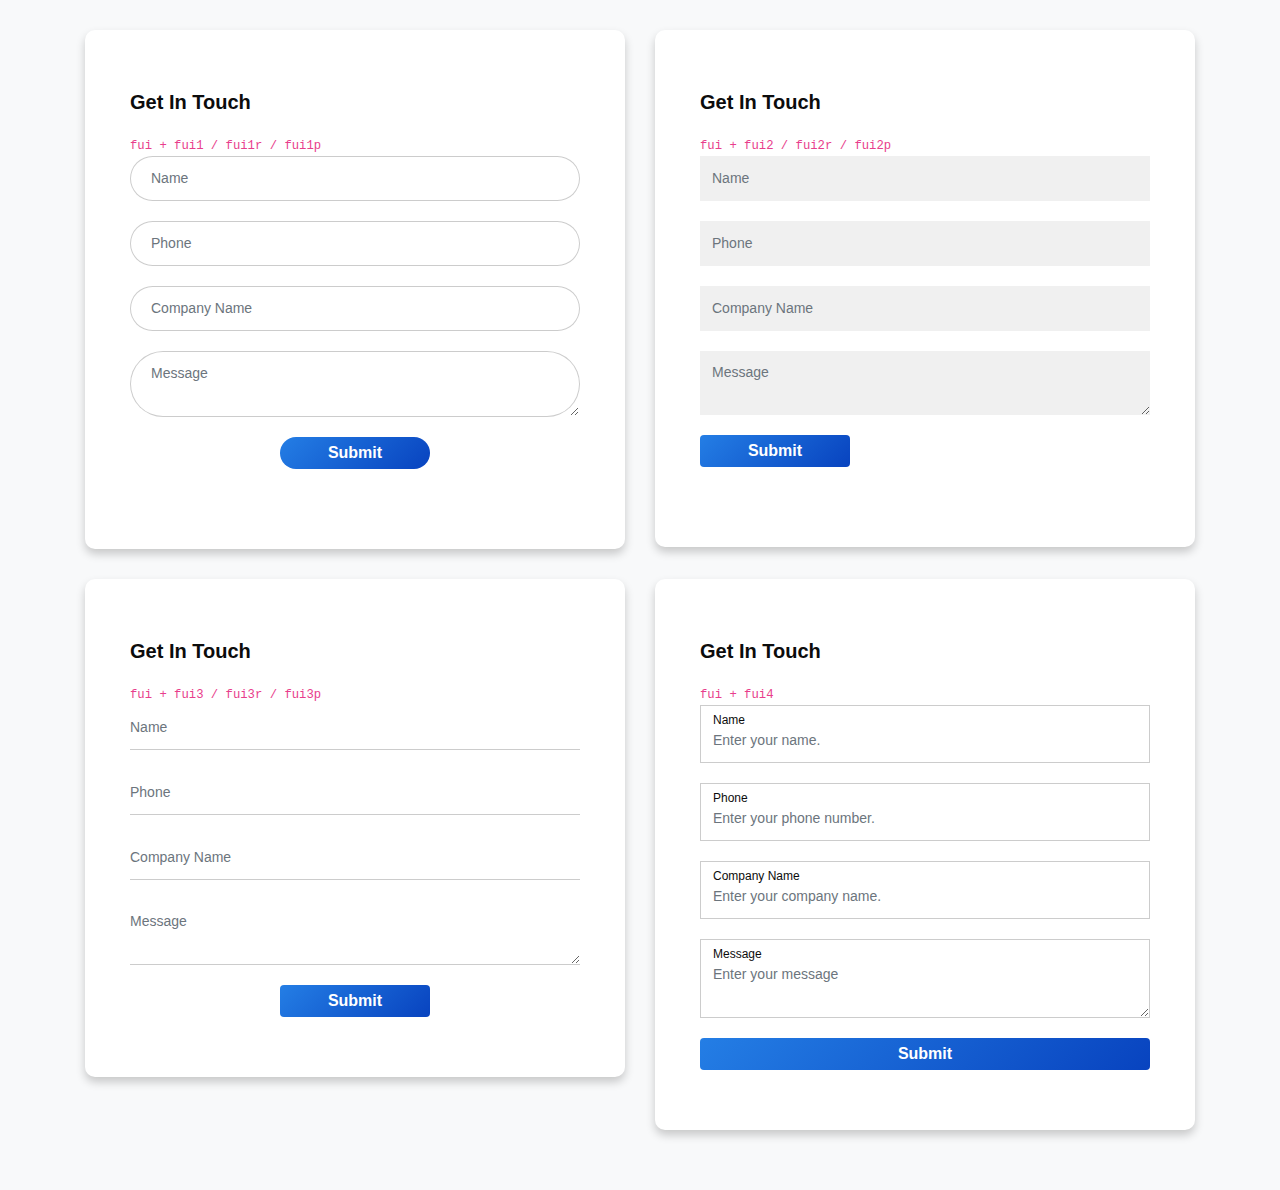
<file: components/forms.html>
<!DOCTYPE html>
<html lang="en-US">

<head>

    <title>Forms</title>

    <!-- Required meta tags -->
    <meta charset="UTF-8">
    <meta name="viewport" content="width=device-width, initial-scale=1, shrink-to-fit=no">
	
	<meta property="og:title" content="" />
    <meta property="og:description" content="" />

    <meta property="og:url" content="" />
	<meta property="og:image" content="" />

	<meta name="site-icon" content="" />
	
	<meta name="google-site-verification" content="" />
	<meta name="robots" content="noindex, nofollow" />
	
    <!-- <link rel="icon" type="image/x-icon" href="images/favicon.png"/> -->
	<!-- <link rel="shortcut icon" href="images/favicon.png" /> -->

    <!-- required Fonts -->
	<link href="https://fonts.googleapis.com/css2?family=BenchNine:wght@400&display=swap" rel="stylesheet">
	<link href="https://fonts.googleapis.com/css2?family=Open+Sans+Condensed:wght@300&display=swap" rel="stylesheet">
	<link href="https://fonts.googleapis.com/css2?family=Nunito+Sans:wght@200;300;400;600;700;800&display=swap" rel="stylesheet">

    <!-- required CSS -->
    <link rel="stylesheet" href="../css/bootstrap.min.css" />
    <link rel="stylesheet" href="../css/all.min.css" />
    <link rel="stylesheet" href="../css/slick.css" />
    <link rel="stylesheet" href="../css/slick-theme.css" />
    <link rel="stylesheet" href="../css/components.css" />
    <link rel="stylesheet" href="../css/utils.css" />
    <link rel="stylesheet" href="../css/style.css" />
	<link rel="stylesheet" href="../css/responsive.css" />
	<link rel="stylesheet" href="../css/learning-lp.css" />
	
	<!-- background-image: linear-gradient(to right bottom, #0064cb, #007ed2, #0091c5, #00a0ad, #00ac94); -->

</head>
<body class="bg-light">
<section class="py_30 bg-light">
<div class="container">
<div class="row">
		<div class="col-12 col-sm-6">
			<div class="card cui2 py_40 px_30" >
				<div class="card-body">
					<div class="card-title">
						Get In Touch
					</div>
					 <code>fui + fui1 / fui1r / fui1p</code>
					<form class="fui fui1p" action="" method="post" enctype="multipart/form-data">
						<div class="form-group">
							<input name="name" value="" type="text" class="form-control" placeholder="Name"  />
						</div>
						<div class="form-group">
							<input name="phone" value="" type="text" class="form-control" placeholder="Phone" /> 
						</div>
						<div class="form-group">
							<input name="company_name" value="" type="text" class="form-control" placeholder="Company Name" />
						</div>
						<div class="form-group">
							<textarea placeholder="Message" name="message" class="form-control" ></textarea>
						</div>
						<div class="form-group text-center">
							<input class="btn btn-primary btnui3" type="submit" name="submit" value="Submit" />
						</div>
					</form>
				</div>
			</div>
 		</div>
		<div class="col-12 col-sm-6">
 			<div class="card cui2 py_40 px_30" >
				<div class="card-body">
					<div class="card-title">
						Get In Touch
					</div>
					<code>fui + fui2 / fui2r / fui2p</code>
					<form class="fui fui2" action="" method="post" enctype="multipart/form-data">
						<div class="form-group">
							<input name="name" value="" type="text" class="form-control" placeholder="Name"  />
						</div>
						<div class="form-group">
							<input name="phone" value="" type="text" class="form-control" placeholder="Phone" /> 
						</div>
						<div class="form-group">
							<input name="company_name" value="" type="text" class="form-control" placeholder="Company Name" />
						</div>
						<div class="form-group">
							<textarea placeholder="Message" name="message" class="form-control" ></textarea>
						</div>
						<div class="form-group">
							<input class="btn btn-primary btnui2" type="submit" name="submit" value="Submit" />
						</div>
					</form>
				</div>
			</div>
		</div>
		<div class="col-12 col-sm-6">
 			<div class="card cui2 py_40 px_30" >
				<div class="card-body">
					<div class="card-title">
						Get In Touch
					</div>
					<code>fui + fui3 / fui3r / fui3p</code>
					<form class="fui fui3" action="" method="post" enctype="multipart/form-data">
						<div class="form-group">
							<input name="name" value="" type="text" class="form-control" placeholder="Name"  />
						</div>
						<div class="form-group">
							<input name="phone" value="" type="text" class="form-control" placeholder="Phone" /> 
						</div>
						<div class="form-group">
							<input name="company_name" value="" type="text" class="form-control" placeholder="Company Name" />
						</div>
						<div class="form-group">
							<textarea placeholder="Message" name="message" class="form-control" ></textarea>
						</div>
						<div class="card-actions text-center">
							<input class="btn btn-primary" type="submit" name="submit" value="Submit" />
						</div>
					</form>
				</div>
			</div>
		</div>
		<div class="col-12 col-sm-6">
			<div class="card cui2 py_40 px_30" >
			   <div class="card-body">
				   <div class="card-title">
					   Get In Touch
				   </div>
				   <code>fui + fui4</code>
				   <form class="fui fui4" action="" method="post" enctype="multipart/form-data">
					   <div class="form-group">
							<label class="">Name</label>
							<input name="name" value="" type="text" class="form-control" placeholder="Enter your name."  />
					   </div>
					   <div class="form-group">
							<label class="">Phone</label>
							<input name="phone" value="" type="text" class="form-control" placeholder="Enter your phone number." /> 
					   </div>
					   <div class="form-group">
						   <label class="">Company Name</label>
						   <input name="company_name" value="" type="text" class="form-control" placeholder="Enter your company name." />
					   </div>
					   <div class="form-group">
							<label class="">Message</label>
						   <textarea placeholder="Enter your message" name="message" class="form-control" ></textarea>
					   </div>
					   <div class="card-actions text-center">
						   <input class="btn btn-primary w-100" type="submit" name="submit" value="Submit" />
					   </div>
				   </form>
			   </div>
		   </div>
	   </div>
	</div>
</div>
</section>

	<!-- Script -->
	<!-- jQuery -->
	<script src="../js/jquery.min.js" type="text/javascript"></script> 

		<!-- Popper JS -->
	<script src="../js/popper.min.js" type="text/javascript"></script>

	<!-- Bootstrap -->
	<script src="../js/bootstrap.min.js" type="text/javascript"></script>

	<!-- Slick Slider -->
	<script type="text/javascript" src="../js/slick.min.js"></script>

	<!-- Custom Script -->
	<script type="text/javascript" src="../js/custom.js"></script>

</body>
</html>
</file>
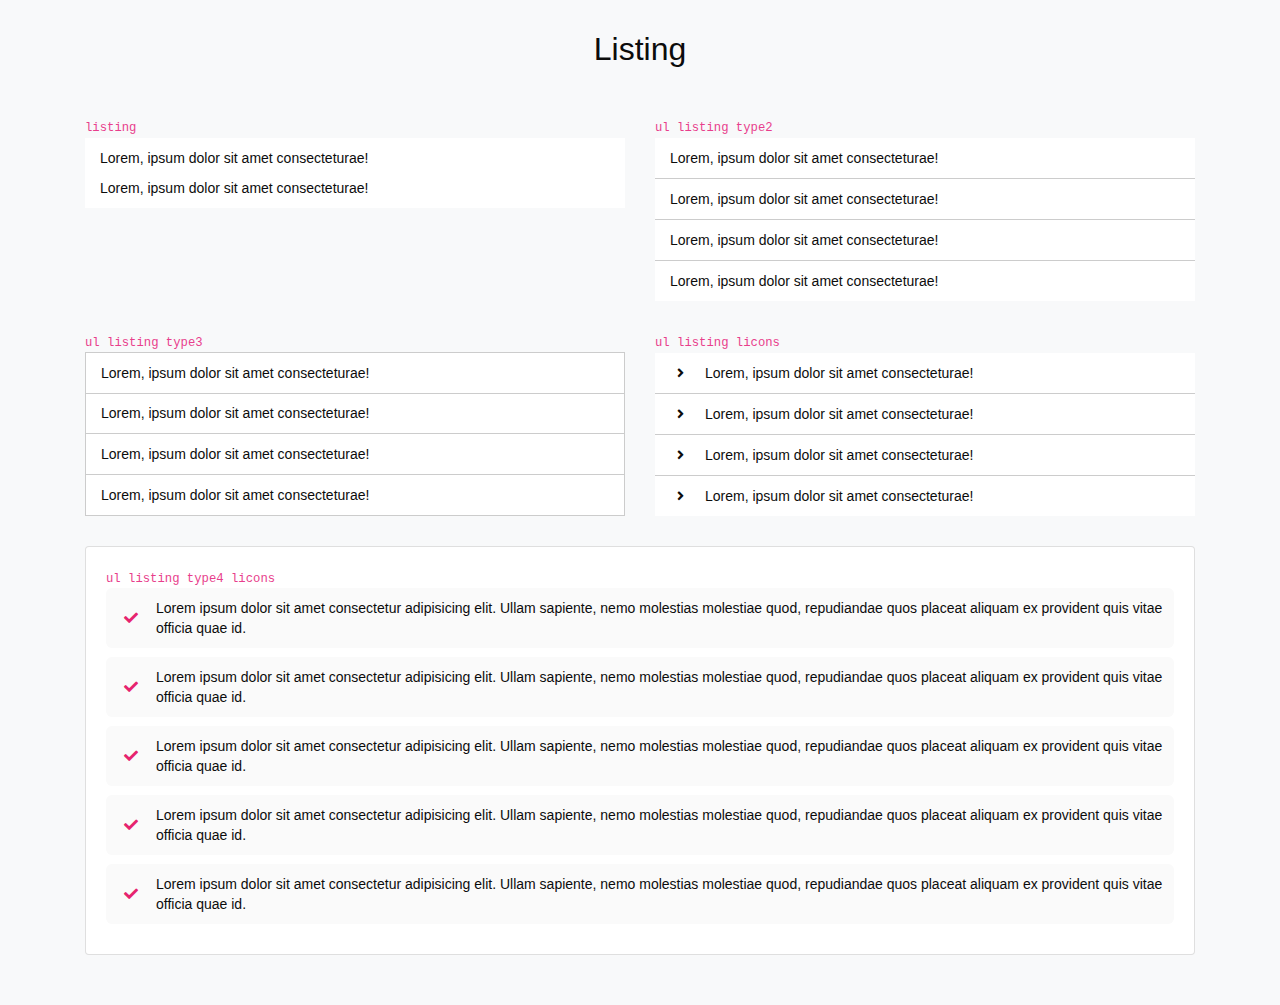
<file: components/listing.html>
<!DOCTYPE html>
<html lang="en-US">

<head>

    <title>Buttons</title>

    <!-- Required meta tags -->
    <meta charset="UTF-8">
    <meta name="viewport" content="width=device-width, initial-scale=1, shrink-to-fit=no">
	
	<meta property="og:title" content="" />
    <meta property="og:description" content="" />

    <meta property="og:url" content="" />
	<meta property="og:image" content="" />

	<meta name="site-icon" content="" />
	
	<meta name="google-site-verification" content="" />
	<meta name="robots" content="noindex, nofollow" />
	
    <!-- <link rel="icon" type="image/x-icon" href="images/favicon.png"/> -->
	<!-- <link rel="shortcut icon" href="images/favicon.png" /> -->

    <!-- required Fonts -->
	<link href="https://fonts.googleapis.com/css2?family=BenchNine:wght@400&display=swap" rel="stylesheet">
	<link href="https://fonts.googleapis.com/css2?family=Open+Sans+Condensed:wght@300&display=swap" rel="stylesheet">
	<link href="https://fonts.googleapis.com/css2?family=Nunito+Sans:wght@200;300;400;600;700;800&display=swap" rel="stylesheet">

    <!-- required CSS -->
    <link rel="stylesheet" href="../css/bootstrap.min.css" />
    <link rel="stylesheet" href="../css/all.min.css" />
    <link rel="stylesheet" href="../css/slick.css" />
    <link rel="stylesheet" href="../css/slick-theme.css" />
    <link rel="stylesheet" href="../css/components.css" />
    <link rel="stylesheet" href="../css/utils.css" />
    <link rel="stylesheet" href="../css/style.css" />
	<link rel="stylesheet" href="../css/responsive.css" />
	<link rel="stylesheet" href="../css/learning-lp.css" />
	
	<!-- background-image: linear-gradient(to right bottom, #0064cb, #007ed2, #0091c5, #00a0ad, #00ac94); -->

</head>
<body class="bg-light">
	<section class="py_30 bg-light">
		<div class="container">
		<div class="row">
		<div class="col-12"><h2 class="text-center mb-5">Listing</h2></div>
		
		<div class="col-12 col-sm-6">
			<div class="card cui1 w-100">
				<div class="cbody">
					<code class="mb_10">listing</code>
					<div class="listing">
						<div class="list-item">Lorem, ipsum dolor sit amet consecteturae!</div>
						<div class="list-item"><a href="#">Lorem, ipsum dolor sit amet consecteturae!</a></div>
					</div>
				 
				 
				</div>
			</div>
		</div>

		<div class="col-12 col-sm-6">
			<div class="card cui1 w-100">
				<div class="cbody">
			 
					<code class="mb_10">ul listing type2</code>
					<ul class="listing type2">
						<li class="list-item">Lorem, ipsum dolor sit amet consecteturae!</li>
						<li class="list-item"><a href="#">Lorem, ipsum dolor sit amet consecteturae!</a></li>
						<li>Lorem, ipsum dolor sit amet consecteturae!</li>
						<a href="#">Lorem, ipsum dolor sit amet consecteturae!</a>
					</ul>
		 
				 
				</div>
			</div>
		</div>

		<div class="col-12 col-sm-6">
			<div class="card cui1 w-100">
				<div class="cbody">
	 
					<code class="mb_10">ul listing type3</code>
					<ul class="listing type3">
						<li class="list-item">Lorem, ipsum dolor sit amet consecteturae!</li>
						<li class="list-item"><a href="#">Lorem, ipsum dolor sit amet consecteturae!</a></li>
						<li>Lorem, ipsum dolor sit amet consecteturae!</li>
						<a href="#">Lorem, ipsum dolor sit amet consecteturae!</a>
					</ul>
			 
				 
				</div>
			</div>
		</div>

		<div class="col-12 col-sm-6">
			<div class="card cui1 w-100">
				<div class="cbody">
		
					<code class="mb_10">ul listing licons</code>
					<ul class="listing type2 licons">
						<li class="list-item"><i class="fa fa-angle-right" aria-hidden="true"></i>
							Lorem, ipsum dolor sit amet consecteturae!</li>
						<li class="list-item"><a href="#"><i class="fa fa-angle-right" aria-hidden="true"></i>
							Lorem, ipsum dolor sit amet consecteturae!</a></li>
						<li><i class="fa fa-angle-right" aria-hidden="true"></i>Lorem, ipsum dolor sit amet consecteturae!</li>
						<a href="#"><i class="fa fa-angle-right" aria-hidden="true"></i>
							Lorem, ipsum dolor sit amet consecteturae!</a>
					</ul>
				 
				</div>
			</div>
		</div>

		<div class="col-12">
			<div class="card cui13 w-100">
				<div class="card-body">
		
					<code class="mb_10">ul listing type4 licons</code>
					<ul class="type4 listing licons">
						<li><i class="fas fa-check text-primary"></i>Lorem ipsum dolor sit amet consectetur adipisicing elit. Ullam sapiente, nemo molestias molestiae quod, repudiandae quos placeat aliquam ex provident quis vitae officia quae id.</li>
						<li><i class="fas fa-check text-primary"></i>Lorem ipsum dolor sit amet consectetur adipisicing elit. Ullam sapiente, nemo molestias molestiae quod, repudiandae quos placeat aliquam ex provident quis vitae officia quae id.</li>
						<li><i class="fas fa-check text-primary"></i>Lorem ipsum dolor sit amet consectetur adipisicing elit. Ullam sapiente, nemo molestias molestiae quod, repudiandae quos placeat aliquam ex provident quis vitae officia quae id.</li>
						<li><i class="fas fa-check text-primary"></i>Lorem ipsum dolor sit amet consectetur adipisicing elit. Ullam sapiente, nemo molestias molestiae quod, repudiandae quos placeat aliquam ex provident quis vitae officia quae id.</li>
						<li><i class="fas fa-check text-primary"></i>Lorem ipsum dolor sit amet consectetur adipisicing elit. Ullam sapiente, nemo molestias molestiae quod, repudiandae quos placeat aliquam ex provident quis vitae officia quae id.</li>
					</ul> 
				 
				</div>
			</div>
		</div>
	 
	</div>
	<!-- Row End --> 
</div>
</section>

	<!-- Script -->
	<!-- jQuery -->
	<script src="../js/jquery.min.js" type="text/javascript"></script> 

		<!-- Popper JS -->
	<script src="../js/popper.min.js" type="text/javascript"></script>

	<!-- Bootstrap -->
	<script src="../js/bootstrap.min.js" type="text/javascript"></script>

	<!-- Slick Slider -->
	<script type="text/javascript" src="../js/slick.min.js"></script>

	<!-- Custom Script -->
	<script type="text/javascript" src="../js/custom.js"></script>

</body>
</html>
</file>
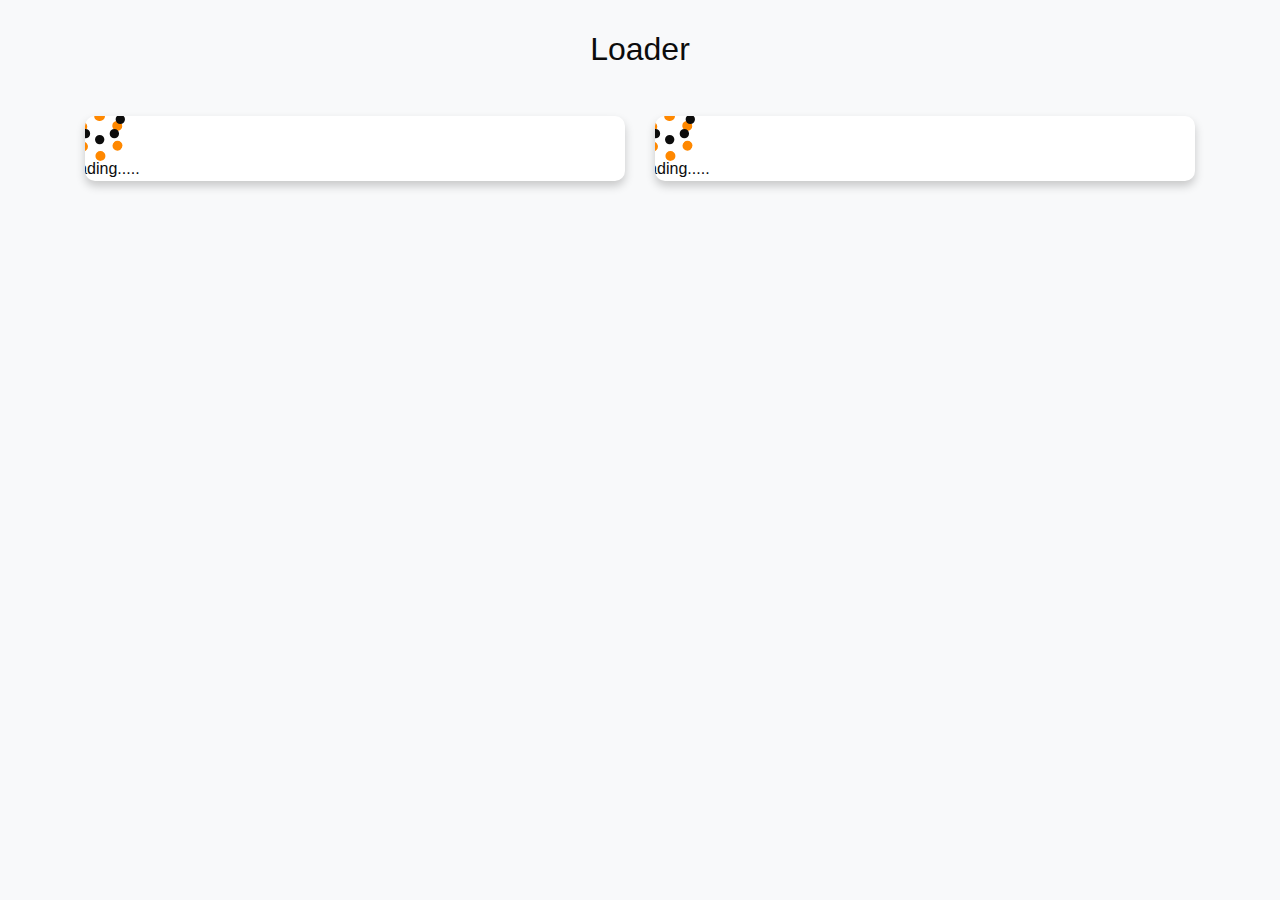
<file: components/loader.html>
<!DOCTYPE html>
<html lang="en-US">

<head>

    <title>Loader</title>

    <!-- Required meta tags -->
    <meta charset="UTF-8">
    <meta name="viewport" content="width=device-width, initial-scale=1, shrink-to-fit=no">
	
	<meta property="og:title" content="" />
    <meta property="og:description" content="" />

    <meta property="og:url" content="" />
	<meta property="og:image" content="" />

	<meta name="site-icon" content="" />
	
	<meta name="google-site-verification" content="" />
	<meta name="robots" content="noindex, nofollow" />
	
    <!-- <link rel="icon" type="image/x-icon" href="images/favicon.png"/> -->
	<!-- <link rel="shortcut icon" href="images/favicon.png" /> -->

    <!-- required Fonts -->
	<link href="https://fonts.googleapis.com/css2?family=BenchNine:wght@400&display=swap" rel="stylesheet">
	<link href="https://fonts.googleapis.com/css2?family=Open+Sans+Condensed:wght@300&display=swap" rel="stylesheet">
	<link href="https://fonts.googleapis.com/css2?family=Nunito+Sans:wght@200;300;400;600;700;800&display=swap" rel="stylesheet">

    <!-- required CSS -->
    <link rel="stylesheet" href="../css/bootstrap.min.css" />
    <link rel="stylesheet" href="../css/all.min.css" />
    <link rel="stylesheet" href="../css/slick.css" />
    <link rel="stylesheet" href="../css/slick-theme.css" />
    <link rel="stylesheet" href="../css/components.css" />
    <link rel="stylesheet" href="../css/utils.css" />
    <link rel="stylesheet" href="../css/style.css" />
	<link rel="stylesheet" href="../css/responsive.css" />
	<link rel="stylesheet" href="../css/learning-lp.css" />
	
	<!-- background-image: linear-gradient(to right bottom, #0064cb, #007ed2, #0091c5, #00a0ad, #00ac94); -->

</head>
<body class="bg-light">
<section class="py_30 bg-light">
<div class="container">
<div class="row">
		<div class="col-12"><h2 class="text-center mb-5">Loader</h2></div>
		
		<div class="col">
			<div class="card cui2 w-100">
				<div class="cbody">
					
					 <div class="loader f50 loader-col static">
						<i class="fas fa-spinner fa-pulse mb_15"></i>
						<span class="loader-text f16">Loading.....</span>
					</div>
	
				</div>
			</div>
		</div>

		<div class="col">
			<div class="card cui2 w-100">
				<div class="cbody">
					
					 <div class="loader f50 loader-col static">
						<i class="fas fa-spinner fa-spin mb_15"></i>
						<span class="loader-text f16">Loading.....</span>
					</div>
	
				</div>
			</div>
		</div>
	 
	</div>
	<!-- Row End --> 
</div>
</section>

	<!-- Script -->
	<!-- jQuery -->
	<script src="../js/jquery.min.js" type="text/javascript"></script> 

		<!-- Popper JS -->
	<script src="../js/popper.min.js" type="text/javascript"></script>

	<!-- Bootstrap -->
	<script src="../js/bootstrap.min.js" type="text/javascript"></script>

	<!-- Slick Slider -->
	<script type="text/javascript" src="../js/slick.min.js"></script>

	<!-- Custom Script -->
	<script type="text/javascript" src="../js/custom.js"></script>

</body>
</html>
</file>
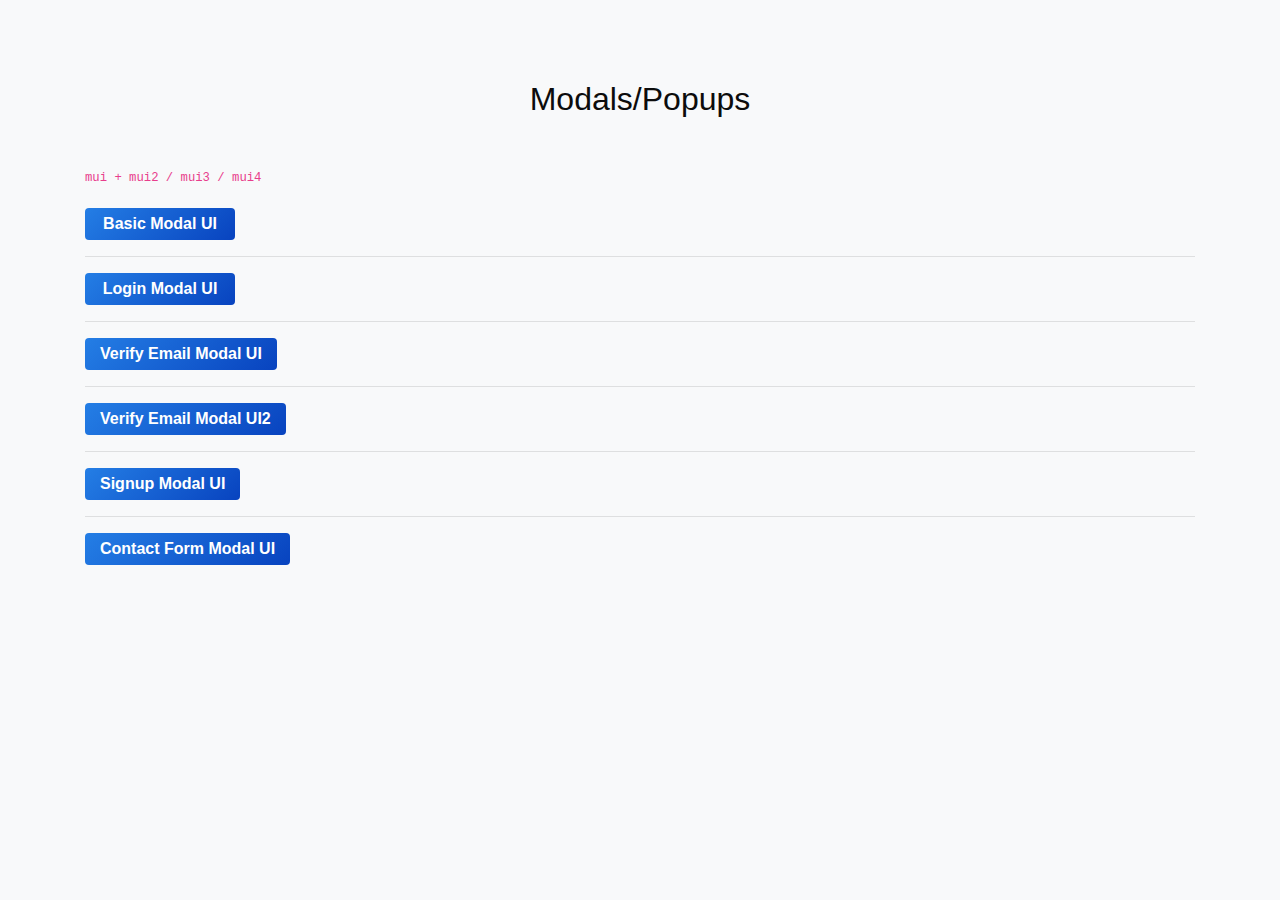
<file: components/modals.html>
<!DOCTYPE html>
<html lang="en-US">

<head>

    <title>Modals/Popups</title>

    <!-- Required meta tags -->
    <meta charset="UTF-8">
    <meta name="viewport" content="width=device-width, initial-scale=1, shrink-to-fit=no">
	
	<meta property="og:title" content="" />
    <meta property="og:description" content="" />

    <meta property="og:url" content="" />
	<meta property="og:image" content="" />

	<meta name="site-icon" content="" />
	
	<meta name="google-site-verification" content="" />
	<meta name="robots" content="noindex, nofollow" />
	
    <!-- <link rel="icon" type="image/x-icon" href="images/favicon.png"/> -->
	<!-- <link rel="shortcut icon" href="images/favicon.png" /> -->

    <!-- required Fonts -->
	<link href="https://fonts.googleapis.com/css2?family=BenchNine:wght@400&display=swap" rel="stylesheet">
	<link href="https://fonts.googleapis.com/css2?family=Open+Sans+Condensed:wght@300&display=swap" rel="stylesheet">
	<link href="https://fonts.googleapis.com/css2?family=Nunito+Sans:wght@200;300;400;600;700;800&display=swap" rel="stylesheet">

    <!-- required CSS -->
    <link rel="stylesheet" href="../css/bootstrap.min.css" />
    <link rel="stylesheet" href="../css/all.min.css" />
    <link rel="stylesheet" href="../css/slick.css" />
    <link rel="stylesheet" href="../css/slick-theme.css" />
    <link rel="stylesheet" href="../css/components.css" />
    <link rel="stylesheet" href="../css/utils.css" />
    <link rel="stylesheet" href="../css/style.css" />
	<link rel="stylesheet" href="../css/responsive.css" />
	<link rel="stylesheet" href="../css/learning-lp.css" />
	
	<!-- background-image: linear-gradient(to right bottom, #0064cb, #007ed2, #0091c5, #00a0ad, #00ac94); -->

</head>
<body class="bg-light">
	<section class="common-section-ui">
 
<div class="container">
	<!-- Row Start -->
	<div class="row">
		<div class="col-12"><h2 class="text-center mb-5">Modals/Popups</h2></div>
		<div class="col">
	 
		<p class="w-100"><code>mui + mui2 / mui3 / mui4</code></p>	
		<!-- Button trigger modal -->
		<button type="button" class="btn btn-primary" data-toggle="modal" data-target="#basicModal">
			Basic Modal UI
		</button>	
		<!-- Modal -->
		<div class="modal fade" id="basicModal" tabindex="-1" role="dialog" aria-labelledby="basicModalLabel" aria-hidden="true">
			<div class="modal-dialog" role="document">
				<div class="mui mui2 muis modal-content">
					<div class="modal-header">
					<h5 class="modal-title" id="basicModalLabel">Popup Title</h5>
					<button type="button" class="close" data-dismiss="modal" aria-label="Close">
						<span aria-hidden="true">&times;</span>
					</button>
					</div>
					<div class="modal-body">
						<div class="alert alert-success alertrcs dismissible fade show" role="alert">
							<strong>Holy guacamole!</strong> You should check in on some of those fields below.
							<button type="button" class="close" data-dismiss="alert" aria-label="Close">
								<span aria-hidden="true">×</span>
							</button>
						</div>
						<p>Lorem ipsum dolor sit amet consectetur adipisicing elit. Nesciunt maxime voluptates beatae animi ipsa! Ex neque sapiente eius aspernatur, eveniet, est omnis repudiandae eos itaque esse, doloribus corrupti adipisci qui.</p>
					</div>
					<div class="modal-footer">
					<button type="button" class="btn btn-secondary" data-dismiss="modal">Close</button>
					<button type="button" class="btn btn-primary">Save changes</button>
					</div>
				</div>
			</div>
		</div>
		<hr>
		<!-- Button trigger modal -->
		<button type="button" class="btn btn-primary" data-toggle="modal" data-target="#loginFormModal">
			Login Modal UI
		</button>	
		<!-- Modal -->
		<div class="modal fade" id="loginFormModal" tabindex="-1" role="dialog" aria-labelledby="loginFormModalLabel" aria-hidden="true">
			<div class="modal-dialog modal-dialog-centered" role="document">
				<form class="fui fui1p w-100" action="" method="post" enctype="multipart/form-data" autocomplete="off">
				<div class="mui muic mui2 muis modal-content">
					<div class="modal-header">
					<h5 class="modal-title" id="loginFormModalLabel">Login</h5>
					<button type="button" class="close" data-dismiss="modal" aria-label="Close">
						<span aria-hidden="true">&times;</span>
					</button>
					</div>
					<div class="modal-body">
						<div class="alert alert-success alertrcs dismissible fade show" role="alert">
							<strong>Holy guacamole!</strong> You should check in on some of those fields below.
							<button type="button" class="close" data-dismiss="alert" aria-label="Close">
								<span aria-hidden="true">×</span>
							</button>
						</div>
						<div class="form-group">
							<label for="">Name:</label>
							<input name="email" value="" required="required" type="email" class="form-control" placeholder="Enter your email" maxlength="50" /> 
						</div>
						<div class="form-group">
							<label for="">Email:</label>
							<input name="password" value="" required="required" type="password" class="form-control" placeholder="Enter your password" maxlength="50" />
						</div>
						<div class="d-flex justify-content-between">
							<div class="rememberme m-0">
							  <label for="rememberme" class="d-flex"><input class="mr_5 h_25" id="rememberme" name="rememberme" value="yes" type="checkbox" /> Remember me</label>
							</div>
							<a href="#" class="link text-primary">Forgot Password?</a>
						</div>
					</div>
					<div class="modal-footer">
						<!-- <button type="button" class="btn btn-secondary btnui3" data-dismiss="modal">Close</button> -->
						<button type="submit" class="btn btn-primary btnui3 w-100">Signin</button>
					</div>
				</form>
				</div>
			</div>
		</div>
		<hr>
		<!-- Button trigger modal -->
		<button type="button" class="btn btn-primary" data-toggle="modal" data-target="#OtpFormModal">
			Verify Email Modal UI
		</button>	
		<!-- Modal -->
		<div class="modal fade" id="OtpFormModal" tabindex="-1" role="dialog" aria-labelledby="OtpFormModalLabel" aria-hidden="true">
			<div class="modal-dialog modal-dialog-centered" role="document">
				<form class="fui fui1p w-100" action="" method="post" enctype="multipart/form-data" autocomplete="off">
				<div class="mui muic mui2 muis modal-content">
					<div class="modal-header">
					<h5 class="modal-title text-primary" id="OtpFormModalLabel">Verify Your Email</h5>
					<button type="button" class="close" data-dismiss="modal" aria-label="Close">
						<span aria-hidden="true">&times;</span>
					</button>
					</div>
					<div class="modal-body">
						<p class="text-center">Please check your email for OTP.</p>
						<div class="alert-otp-success alert alert-success alertrcs dismissible fade show" role="alert">
							<strong>Success!</strong> Your email has been verified successfully.
							<button type="button" class="close" data-dismiss="alert" aria-label="Close">
								<span aria-hidden="true">×</span>
							</button>
						</div>
						<div class="alert-wrong-otp alert alert-danger alertrcs dismissible fade show" role="alert">
							<strong>Wrong OTP!</strong> Please add correct OTP.
							<button type="button" class="close" data-dismiss="alert" aria-label="Close">
								<span aria-hidden="true">×</span>
							</button>
						</div>
						<div class="alert-add-otp alert alert-danger alertrcs dismissible fade show" role="alert">
							<strong>Empty!</strong> Please add OTP.
							<button type="button" class="close" data-dismiss="alert" aria-label="Close">
								<span aria-hidden="true">×</span>
							</button>
						</div>
						<div class="form-group mb-0">
							<input autofocus name="otp_code" value="" maxlength="6" type="text" required="required" class="form-control text-center" placeholder="Enter OTP Code" onkeypress="return (event.charCode !=8 && event.charCode ==0 || (event.charCode >= 48 && event.charCode <= 57))" onkeydown="this.value=this.value.replace(/[^\d]/,'')" pattern="[0-9]" /> 
						</div>
					</div>
					<div class="modal-footer">
						<button type="submit" class="btn btn-primary btnui2 w-100">Submit OTP</button>
					</div>
				</form>
				</div>
			</div>
		</div>
		<hr>
		<!-- Button trigger modal -->
		<button type="button" class="btn btn-primary" data-toggle="modal" data-target="#OtpFormModal2">
			Verify Email Modal UI2
		</button>	
		<!-- Modal -->
		<div class="modal fade" id="OtpFormModal2" tabindex="-1" role="dialog" aria-labelledby="OtpFormModal2Label" aria-hidden="true">
			<div class="modal-dialog modal-dialog-centered" role="document">
				<form class="fui fui2 w-100" action="" method="get" enctype="multipart/form-data" autocomplete="off">
				<div class="mui muic mui2 muis modal-content">
					<div class="modal-header">
					<h5 class="modal-title text-primary" id="OtpFormModal2Label">Verify Your Email</h5>
					<button type="button" class="close" data-dismiss="modal" aria-label="Close">
						<span aria-hidden="true">&times;</span>
					</button>
					</div>
					<div class="modal-body">
						<p class="text-center">Please check your email for OTP.</p>
						<div class="alert-otp-success alert alert-success alertrcs dismissible fade show" role="alert">
							<strong>Success!</strong> Your email has been verified successfully.
							<button type="button" class="close" data-dismiss="alert" aria-label="Close">
								<span aria-hidden="true">×</span>
							</button>
						</div>
						<div class="alert-wrong-otp alert alert-danger alertrcs dismissible fade show" role="alert">
							<strong>Wrong OTP!</strong> Please add correct OTP.
							<button type="button" class="close" data-dismiss="alert" aria-label="Close">
								<span aria-hidden="true">×</span>
							</button>
						</div>
						<div class="alert-add-otp alert alert-danger alertrcs dismissible fade show" role="alert">
							<strong>Empty!</strong> Please add OTP.
							<button type="button" class="close" data-dismiss="alert" aria-label="Close">
								<span aria-hidden="true">×</span>
							</button>
						</div>
						<div class="form-group mb-0 otpGroup">
							<input name="otp_code[]" autofocus maxlength="1" type="text" required="required" class="form-control" placeholder="-" onkeypress="return (event.charCode !=8 && event.charCode ==0 || (event.charCode >= 48 && event.charCode <= 57))" onkeydown="this.value=this.value.replace(/[^\d]/,'')" pattern="[0-9]" /> 
							<input name="otp_code[]" maxlength="1" type="text" required="required" class="form-control" placeholder="-" onkeypress="return (event.charCode !=8 && event.charCode ==0 || (event.charCode >= 48 && event.charCode <= 57))" onkeydown="this.value=this.value.replace(/[^\d]/,'')" pattern="[0-9]" /> 
							<input name="otp_code[]" maxlength="1" type="text" required="required" class="form-control" placeholder="-" onkeypress="return (event.charCode !=8 && event.charCode ==0 || (event.charCode >= 48 && event.charCode <= 57))" onkeydown="this.value=this.value.replace(/[^\d]/,'')" pattern="[0-9]" /> 
							<input name="otp_code[]" maxlength="1" type="text" required="required" class="form-control" placeholder="-" onkeypress="return (event.charCode !=8 && event.charCode ==0 || (event.charCode >= 48 && event.charCode <= 57))" onkeydown="this.value=this.value.replace(/[^\d]/,'')" pattern="[0-9]" /> 
							<input name="otp_code[]" maxlength="1" type="text" required="required" class="form-control" placeholder="-" onkeypress="return (event.charCode !=8 && event.charCode ==0 || (event.charCode >= 48 && event.charCode <= 57))" onkeydown="this.value=this.value.replace(/[^\d]/,'')" pattern="[0-9]" /> 
							<input name="otp_code[]" maxlength="1" type="text" required="required" class="form-control" placeholder="-" onkeypress="return (event.charCode !=8 && event.charCode ==0 || (event.charCode >= 48 && event.charCode <= 57))" onkeydown="this.value=this.value.replace(/[^\d]/,'')" pattern="[0-9]" /> 
						</div>
					</div>
					<div class="modal-footer">
						<button type="submit" class="btn btn-primary btnui2 w-100">Submit OTP</button>
					</div>
				</form>
				</div>
			</div>
		</div>
		<hr>		
		<!-- Button trigger modal -->
		<button type="button" class="btn btn-primary" data-toggle="modal" data-target="#signupFormModal">
			Signup Modal UI
		</button>	
		<!-- Signup Modal UI -->
		<div class="modal fade" id="signupFormModal" tabindex="-1" role="dialog" aria-labelledby="signupFormModalLabel" aria-hidden="true">
			<div class="modal-dialog modal-dialog-centered" role="document">
				<form class="fui fui1p w-100" action="" method="post" enctype="multipart/form-data">
				<div class="mui muic mui2 muis modal-content">
					<div class="modal-header">
					<h5 class="modal-title" id="signupFormModalLabel">Signup</h5>
					<button type="button" class="close" data-dismiss="modal" aria-label="Close">
						<span aria-hidden="true">&times;</span>
					</button>
					</div>
					<div class="modal-body">
						<div class="alert alert-success alertrcs dismissible fade show d-none" role="alert">
							<strong>Holy guacamole!</strong> You should check in on some of those fields below.
							<button type="button" class="close" data-dismiss="alert" aria-label="Close">
								<span aria-hidden="true">×</span>
							</button>
						</div>
						<div class="form-group">
							<label for="">Name:</label>
							<input required="required" name="text" value="" type="text" class="form-control" placeholder="Enter your name." maxlength="50" /> 
						</div>
						<div class="form-group">
							<label for="">Email:</label>
							<input required="required" name="email" value="" type="email" class="form-control" placeholder="Enter your email." maxlength="50" /> 
						</div>
						<div class="form-group">
							<label for="">Password:</label>
							<input required="required" name="password" value="" type="password" class="form-control" placeholder="Enter your password." maxlength="50" />
						</div>
						<div class="form-group">
							<label for="">Confirm Password:</label>
							<input required="required" name="cpassword" value="" type="password" class="form-control" placeholder="Confirm your password." maxlength="50" />
						</div>
				 	</div>
					<div class="modal-footer">
						<a href="#" class="btn btn-outline-primary btnui3">Login</a>
						<button type="submit" class="btn btn-primary btnui3">Signup</button>
					</div>
				</form>
				</div>
			</div>
		</div>
		<hr>		
		<!-- Button trigger modal -->
		<button type="button" class="btn btn-primary" data-toggle="modal" data-target="#contactFormModal">
			Contact Form Modal UI
		</button>	
		<!-- Contact Form Modal UI -->
		<div class="modal fade" id="contactFormModal" tabindex="-1" role="dialog" aria-labelledby="contactFormModalLabel" aria-hidden="true">
			<div class="modal-dialog modal-dialog-centered" role="document">
				<form class="fui fui1 w-100" action="" method="post" enctype="multipart/form-data">
				<div class="mui muic mui2 muis modal-content">
					<div class="modal-header">
					<button type="button" class="close" data-dismiss="modal" aria-label="Close">
						<span aria-hidden="true">&times;</span>
					</button>
					</div>
					<div class="modal-body">
						<div class="alert alert-success alertrcs dismissible fade show d-none" role="alert">
							<strong>Holy guacamole!</strong> You should check in on some of those fields below.
							<button type="button" class="close" data-dismiss="alert" aria-label="Close">
								<span aria-hidden="true">×</span>
							</button>
						</div>
						<div class="form-group">
							<label for="">Name:</label>
							<input required="required" name="text" value="" type="text" class="form-control" placeholder="Enter your name." maxlength="50" /> 
						</div>
						<div class="form-group">
							<label for="">Email:</label>
							<input required="required" name="email" value="" type="email" class="form-control" placeholder="Enter your email." maxlength="50" /> 
						</div>
						<div class="form-group">
							<label for="">Phone:</label>
							<input required="required" name="phone" value="" type="text" class="form-control" placeholder="Enter your password." maxlength="50" />
						</div>
				 	</div>
					<div class="modal-footer">
						<button type="submit" class="btn btn-primary btnui2">Send</button>
					</div>
				</form>
				</div>
			</div>
		</div>
		
	</div>
	</div>
	<!-- Row End --> 
</div>
</section>

	<!-- Script -->
	<!-- jQuery -->
	<script src="../js/jquery.min.js" type="text/javascript"></script> 

		<!-- Popper JS -->
	<script src="../js/popper.min.js" type="text/javascript"></script>

	<!-- Bootstrap -->
	<script src="../js/bootstrap.min.js" type="text/javascript"></script>

	<!-- Slick Slider -->
	<script type="text/javascript" src="../js/slick.min.js"></script>

	<!-- Custom Script -->
	<script type="text/javascript" src="../js/custom.js"></script>


	<!-- Script For Focus OTP -->
	<script>
		// OTP Next Focus
		var OtpInput = jQuery('.otpGroup input');
		OtpInput.on('keyup blur', function(e){
			e.preventDefault();
			if(e.keyCode == 39) {
				jQuery(this).next().focus();
				jQuery(this).next().select();
			} else if(e.keyCode == 8 || e.keyCode == 9 || e.keyCode == 37) {
				jQuery(this).prev().focus();
				jQuery(this).prev().select();
			} else {
				if((jQuery(this).val() !='') && (typeof(e.keyCode) !== 'undefined') ){
					jQuery(this).next().focus();
					jQuery(this).next().select();
				}
			}
		});
		OtpInput.on('click', function(e){
			jQuery(this).select();
		});
	</script>

</body>
</html>
</file>
<file: css/webstyle.css>
/*      This is ultimate responsive styles      */
/*      Created By: Shrikant Yadav              */  
/*      Contact: shrikant9907@gmail.com         */
/*      Web Developer and Desinger              */ 
/*      Version: 1.5.1                          */    
 
* {
    outline: none !important; 
}

img {
    max-width: 100%;
    height: auto;
} 

p {
    margin-bottom: 20px; 
}

.link,
a {
    color: #007bff;
}

.trans_02{
    -webkit-transition: all 0.2s ease-in;
    -moz-transition: all 0.2s ease-in;
    -ms-transition: all 0.2s ease-in;
    -o-transition: all 0.2s ease-in;
    transition: all 0.2s ease-in;  
}   

/*Buttons */
.btn, .button, button, input[type='submit'], input[type='button'] {
    -moz-transition: all .3s ease-in-out;
    -o-transition: all .3s ease-in-out;
    -webkit-transition: all .3s ease-in-out;
    transition: all .3s ease-in-out;
}

/*Alerts*/
.alert {
    box-shadow: 0px 3px 5px -4px rgba(0,0,0,0.7);
    padding: 5px 10px;
    border-radius: 0px;
    font-size: 14px;
    font-weight: bold;
}

/*Background Colors*/
.bg_grey {
    background-color: #F1F1F1 !important;
}

.bg_grey2 {
    background-color: #F2F2F2 !important;
}

.bg_purple {
    background-color: #eb3941 !important;
}

.bg_green {
    background-color: #69b76d !important; 
}

.bg_blue {
    background-color: #007bff !important; 
}

.bg_indigo {
    background-color: #6610f2 !important; 
}

.bg_purple {
    background-color: #6f42c1 !important; 
}

.bg_pink {
    background-color: #e83e8c !important; 
}

.bg_red {
    background-color: #dc3545 !important; 
}

.bg_orange {
    background-color: #fd7e14 !important;
}

.bg_yellow {
    background-color: #ffc107 !important;
}

.bg_green {
    background-color: #28a745 !important; 
}

.bg_teal {
    background-color: #20c997 !important;
}

.bg_cyan {
    background-color: #17a2b8 !important;
}

.bg_gray {
    background-color: #6c757d !important;
}

.bg_gray_dark {
    background-color: #343a40 !important;
}

.bg_primary {
    background-color: #007bff !important;
}

.bg_secondary {
    background-color: #6c757d !important;
}

.bg_success {
    background-color: #28a745 !important; 
}

.bg_info {
    background-color: #17a2b8 !important;
}

.bg_warning {
    background-color: #ffc107 !important; 
}

.bg_danger {
    background-color: #dc3545 !important;
}

.bg_light{
    background-color: #f8f9fa !important;
}

.bg_dark{
    background-color: #343a40 !important;
}
 
/*Heading Styles*/ 
.heading_style {
    text-align: center;
    width: 100%;
    display: block;
}

.heading_style.type_1 {
    font-weight: bold;
    font-size: 26px;
    line-height: 28px;
    margin-bottom: 16px;
    position: relative;
}

.heading_style.type_1 span {
    padding: 0 16px;
    z-index: 1;
    position: relative;
}

.heading_style.type_1:before {
    display: block;
    content: "";
    border-top: 1px solid rgba(0,0,0,0.5);
    border-bottom: 1px solid rgba(0,0,0,0.5);
    position: absolute;
    z-index: 0;
    width: 100%;
    max-width: 300px;
    left: 50%;
    margin-left: -150px;
    top: 50%;
    margin-top: -2px;
    height: 3px;
} 

/*section*/
.section_common_20 {
    padding: 20px 0px;
}
 
.section_common_20_10 {
    padding: 20px 0px 10px 0px;
}

.section_common_30 {
    padding: 30px 0px;
}

.section_common_30_20{
    padding: 30px 0px 20px 0px;
}  

.section_common_30_10{
    padding: 30px 0px 10px 0px;
}  

.section_common_40 {
    padding: 40px 0px;
}  

.section_common_40_30{
    padding: 40px 0px 30px 0px;
}  

.section_common_40_20{
    padding: 40px 0px 20px 0px;
}  

.section_common_40_10{
    padding: 40px 0px 10px 0px;
}  

.section_common_50 {
    padding: 50px 0px;
}  

.section_common_50_40 {
    padding: 50px 0px 40px 0px;
}  

.section_common_50_30 {
    padding: 50px 0px 30px 0px;
}  

.section_common_50_20 {
    padding: 50px 0px 20px 0px;
}  

.section_common_50_10 {
    padding: 50px 0px 10px 0px;
}  

.section_common_60 {
    padding: 60px 0px;
}  

.section_common_60_50 {
    padding: 60px 0px 50px 0px;
}  

.section_common_60_40 {
    padding: 60px 0px 40px 0px;
}  

.section_common_60_30 {
    padding: 60px 0px 30px 0px;
}  

.section_common_60_20 {
    padding: 60px 0px 20px 0px;
}  

.section_common_60_10 { 
    padding: 60px 0px 10px 0px;
}  

.section_common_70 {
    padding: 70px 0px;
}  

.section_common_70_60 {
    padding: 70px 0px 60px 0px;
} 

.section_common_70_50 {
    padding: 70px 0px 50px 0px;
}  

.section_common_70_40 {
    padding: 70px 0px 40px 0px;
}  

.section_common_70_30 {
    padding: 70px 0px 30px 0px;
}  

.section_common_70_20 {
    padding: 70px 0px 20px 0px;
}  

.section_common_70_10 {
    padding: 70px 0px 10px 0px;
}  

.section_common_80 {
    padding: 80px 0px;
}  

.section_common_80_70 {
    padding: 80px 0px 70px 0px;
} 

.section_common_80_60 {
    padding: 80px 0px 60px 0px;
} 

.section_common_80_50 {
    padding: 80px 0px 50px 0px; 
}  

.section_common_80_40 {
    padding: 80px 0px 40px 0px;
}  

.section_common_80_30 {
    padding: 80px 0px 30px 0px;
}  

.section_common_80_20 {
    padding: 80px 0px 20px 0px;
}  

.section_common_80_10 {
    padding: 80px 0px 10px 0px;
}  

/*Padding*/
.p_10 {
    padding:10px;
}

.p_l_10 {
    padding-left:10px !important;
}

.p_r_10 {
    padding-right:10px !important;
}
 
.p_t_10 {
    padding-top:10px !important;
}

.p_b_10 {
    padding-bottom:10px !important;
}
 
.p_x_10 {
    padding-right:10px;
    padding-left:10px;
}

.p_y_10 {
    padding-top:10px;
    padding-bottom:10px;
}

.p_20 {
    padding:20px;
}

.p_l_20 {
    padding-left:20px !important;
}

.p_r_20 {
    padding-right:20px !important;
}
 
.p_t_20 {
    padding-top:20px !important;
}

.p_b_20 {
    padding-bottom:20px !important;
}
 
.p_x_20 {
    padding-right:20px;
    padding-left:20px;
}

.p_y_20 {
    padding-top:20px;
    padding-bottom:20px;
}

.p_30 {
    padding:30px;
}

.p_l_30 {
    padding-left:30px !important;
}

.p_r_30 {
    padding-right:30px !important;
}
 
.p_t_30 {
    padding-top:30px !important;
}

.p_b_30 {
    padding-bottom:30px !important;
}
 
.p_x_30 {
    padding-right:30px;
    padding-left:30px;
}

.p_y_30 {
    padding-top:30px;
    padding-bottom:30px;
}

.p_40 {
    padding:40px;
}

.p_l_40 {
    padding-left:40px !important;
}

.p_r_40 {
    padding-right:40px !important;
}
 
.p_t_40 {
    padding-top:40px !important;
}

.p_b_40 {
    padding-bottom:40px !important;
}

.p_x_40 {
    padding-right:40px;
    padding-left:40px;
}

.p_y_40 {
    padding-top:40px;
    padding-bottom:40px;
}

.p_50 {
    padding:50px;
}

.p_l_50 {
    padding-left:50px !important;
}

.p_r_50 {
    padding-right:50px !important;
}
 
.p_t_50 {
    padding-top:50px !important;
}

.p_b_50 {
    padding-bottom:50px !important;
}

.p_x_50 {
    padding-right:50px;
    padding-left:50px;
}

.p_y_50 {
    padding-top:50px;
    padding-bottom:50px;
}

.p_60 {
    padding:60px;
}

.p_l_60 {
    padding-left:60px !important;
}

.p_r_60 {
    padding-right:60px !important;
}
 
.p_t_60 {
    padding-top:60px !important;
}

.p_b_60 {
    padding-bottom:60px !important;
}

.p_x_60 {
    padding-right:60px;
    padding-left:60px;
}

.p_y_60 {
    padding-top:60px;
    padding-bottom:60px;
}

.p_y_100 {  
    padding:100px 0;
}

.p_t_100 {
    padding-top:100px !important;
}

.p_b_100 {
    padding-bottom:100px !important;
}


 
/*Margins*/
.m_10 {
    margin:10px;
}

.m_l_10 {
    margin-left:10px !important;
}

.m_r_10 {
    margin-right:10px !important;
}
 
.m_t_10 {
    margin-top:10px !important;
}
 
.m_b_10 {     
    margin-bottom:10px !important;
}

.m_x_10 {
    padding-right:10px;
    padding-left:10px;
}

.m_y_10 {
    padding-top:10px;
    padding-bottom:10px;
}
 
.m_20 {
    margin:20px;
}

.m_l_20 {
    margin-left:20px !important;
}

.m_r_20 {
    margin-right:20px !important;
}
 
.m_t_20 {
    margin-top:20px !important;
}

.m_b_20 {
    margin-bottom:20px !important;
}

.m_x_20 {
    padding-right:20px;
    padding-left:20px;
}

.m_y_20 {
    padding-top:20px;
    padding-bottom:20px;
}
 
.m_30 {
    margin:30px;
}

.m_l_30 {
    margin-left:30px !important;
}

.m_r_30 {
    margin-right:30px !important;
}
 
.m_t_30 {
    margin-top:30px !important;
}

.m_b_30 {
    margin-bottom:30px !important;
}
 
.m_x_30 {
    padding-right:30px;
    padding-left:30px;
}

.m_y_30 {
    padding-top:30px;
    padding-bottom:30px;
}

.m_40 {
    margin:40px;
}

.m_l_40 {
    margin-left:40px !important;
}

.m_r_40 {
    margin-right:40px !important;
}
 
.m_t_40 {
    margin-top:40px !important;
}

.m_b_40 {
    margin-bottom:40px !important;
}
 
.m_x_40 {
    padding-right:40px;
    padding-left:40px;
}

.m_y_40 {
    padding-top:40px;
    padding-bottom:40px;
} 

.m_50 {
    margin:50px;
}

.m_l_50 {
    margin-left:50px !important;
}

.m_r_50 {
    margin-right:50px !important;
}
 
.m_t_50 {
    margin-top:50px !important;
}

.m_b_50 {
    margin-bottom:50px !important;
}
 
.m_x_50 {
    padding-right:50px;
    padding-left:50px;
}

.m_y_50 {
    padding-top:50px;
    padding-bottom:50px;
}

.m_60 {
    margin:60px;
}

.m_l_60 {
    margin-left:60px !important;
}

.m_r_60 {
    margin-right:60px !important;
}
 
.m_t_60 {
    margin-top:60px !important;
}

.m_b_60 {
    margin-bottom:60px !important;
}
 
.m_x_60 {
    padding-right:60px;
    padding-left:60px;
}

.m_y_60 {   
    padding-top:60px; 
    padding-bottom:60px;
}      
 
/*Font Size*/
.f_12_14 {
    font-size: 12px;
    line-height: 14px !important;
} 

.f_12_16 {
    font-size: 12px;
    line-height: 16px !important;
} 

.f_12_18 {
    font-size: 12px;
    line-height: 16px !important;
} 

.f_14_16 {
    font-size: 14px;
    line-height: 16px !important;
} 

.f_14_18 {
    font-size: 14px;
    line-height: 18px !important;
} 

.f_14_20 {
    font-size: 14px;
    line-height: 20px !important;
} 

.f_16_18 {
    font-size: 16px;
    line-height: 18px !important;
}

.f_16_20 {
    font-size: 16px;
    line-height: 20px !important;
}
 
.f_16_22 {
    font-size: 16px;
    line-height: 22px !important;
} 

.f_16_24 {
    font-size: 16px;
    line-height: 24px !important;
} 

.f_16_26 {
    font-size: 16px;  
    line-height: 26px !important;
} 


.f_18_18 {
    font-size: 18px;
    line-height: 18px !important;
}

.f_18_20 {
    font-size: 18px;
    line-height: 20px !important;
}

.f_18_22 {
    font-size: 18px;
    line-height: 22px !important;
}

.f_18_24 {
    font-size: 18px;
    line-height: 24px !important;
}

.f_18_26 {
    font-size: 18px;
    line-height: 26px !important;
}

.f_20_22 {
    font-size: 20px;
    line-height: 22px !important;
}

.f_20_24 {
    font-size: 20px;
    line-height: 24px !important;
}

.f_20_26 {
    font-size: 20px;
    line-height: 26px !important;
}

.f_20_28 {
    font-size: 20px;
    line-height: 28px !important;
}

.f_24_26 {
    font-size: 24px;
    line-height: 26px !important;
}

.f_24_28 {
    font-size: 24px;
    line-height: 28px !important;
}

.f_24_30 {
    font-size: 24px;
    line-height: 30px !important;
}

.f_24_32 {
    font-size: 24px;
    line-height: 30px !important;
}

.f_26_28 {
    font-size: 26px;
    line-height: 26px !important;
}

.f_26_30 {
    font-size: 26px;
    line-height: 30px !important;
}

.f_26_32 {
    font-size: 26px;
    line-height: 32px !important;
}

.f_26_34 {
    font-size: 26px;
    line-height: 34px !important;
}

.f_26_36 {
    font-size: 26px;
    line-height: 36px !important;
}

.f_28_30 {
    font-size: 28px;
    line-height: 30px !important;
}

.f_28_32 {
    font-size: 28px;
    line-height: 32px !important;
}

.f_28_34 {
    font-size: 28px;
    line-height: 34px !important;
}

.f_28_36 {
    font-size: 28px;
    line-height: 36px !important;
}

.f_28_38 {
    font-size: 28px;
    line-height: 38px !important;
}

.f_30_32 {
    font-size: 30px;
    line-height: 32px !important;
}

.f_30_34 {
    font-size: 30px;
    line-height: 34px !important;
}

.f_30_36 {
    font-size: 30px;
    line-height: 36px !important;
}

.f_30_38 {
    font-size: 30px;
    line-height: 38px !important;
}

.f_30_40 {
    font-size: 30px;
    line-height: 40px !important;
}

.f_40_42 {
    font-size: 40px;
    line-height: 42px !important;
}

.f_40_44 {
    font-size: 40px;
    line-height: 44px !important;
}

.f_40_46 {
    font-size: 40px;
    line-height: 46px !important;
}

.f_40_48 {
    font-size: 40px;
    line-height: 48px !important;
}

.f_40_50 {
    font-size: 40px;
    line-height: 50px !important;
}

.f_50_50 {
    font-size: 50px;
    line-height: 50px !important;
}

.f_50_54 {
    font-size: 50px;
    line-height: 54px !important;
}

.f_50_56 {
    font-size: 50px;
    line-height: 56px !important;
}

.f_50_58 {
    font-size: 50px;
    line-height: 58px !important;
}

.f_50_58 {
    font-size: 50px;
    line-height: 60px !important;
} 

/*Width Fixed*/
.w_1000 {
    width: 1000px;
    max-width: 100%;
}

.w_900 {
    width: 900px;
    max-width: 100%;
}

.w_800 {
    width: 800px;
    max-width: 100%;
}

.w_700 {
    width: 700px;
    max-width: 100%;
}
 
.w_600 {
    width: 600px;
    max-width: 100%;
}

.w_500 {
    width: 500px;
    max-width: 100%;
}

.w_400 {
    width: 400px;
    max-width: 100%;
}

.w_300 {
    width: 300px;
    max-width: 100%;
} 
 
.w_200 {
    width: 200px;
    max-width: 100%;
}
 
.w_100 { 
    width: 100px;
    max-width: 100%;
}  
 
/*Width Per*/ 
.w_100p {
    width: 100%;
}

.w_80p { 
    width: 80%;
}

.w_60p {
    width: 60%;
}

.w_50p {
    width: 50%;
}

.w_40p {
    width: 40%;
}

.w_33p {
    width: 33.33%;
}

.w_30p {
    width: 30%;
}
 
.w_25p {
    width: 25%;
}

.w_20p {
    width: 20%;
}

/*Max Width*/
.w_mx_100p {
    max-width: 100%;
    flex: 0 0 100%;
}
 
.w_mx_50p {
    max-width: 50%;
    flex: 0 0 50%;
} 

 
/* Transparent Background Black*/
.bg_b_a_9 {
    background: rgba(0,0,0,0.9);
}

.bg_b_a_8 {
    background: rgba(0,0,0,0.8);
}

.bg_b_a_7 {
    background: rgba(0,0,0,0.7);
}

.bg_b_a_6 {
    background: rgba(0,0,0,0.6);
}

.bg_b_a_5 {
    background: rgba(0,0,0,0.5);
}

.bg_b_a_4 {
    background: rgba(0,0,0,0.4);
}

.bg_b_a_3 {
    background: rgba(0,0,0,0.3);
}

.bg_b_a_2 {
    background: rgba(0,0,0,0.2);
}

.bg_b_a_1 {
    background: rgba(0,0,0,0.1);
}  

/* Transparent Background White*/
.bg_w_a_9 {
    background: rgba(255,255,255,0.9);
}

.bg_w_a_8 {
    background: rgba(255,255,255,0.8);
}

.bg_w_a_7 {
    background: rgba(255,255,255,0.7);
}

.bg_w_a_6 {
    background: rgba(255,255,255,0.6);
}

.bg_w_a_5 {
    background: rgba(255,255,255,0.5);
}

.bg_w_a_4 { 
    background: rgba(255,255,255,0.4);
}

.bg_w_a_3 {
    background: rgba(255,255,255,0.3);
}

.bg_w_a_2 {
    background: rgba(255,255,255,0.2);
}

.bg_w_a_1 {
    background: rgba(255,255,255,0.1);
} 

/*Overlay*/
.mask_w,
.overlay_w {
    background: rgba(255,255,255,0.5);
    position: fixed;
    top:0px;
    left:0px;
    right:0px;
    bottom: 0px; 
    z-index: 999;
}

.mask_b,
.overlay_b {
    background: rgba(0,0,0,0.5);
    position: fixed;
    top:0px;
    left:0px;
    right:0px;
    bottom: 0px;
    z-index: 999;
}

/*Fixed To Top*/ 
.fixed_top {
    position: fixed;
    top:0px;
    bottom:unset !important;
    left: 0px;
    right: 0px; 
}

/*Fixed To Bottom*/ 
.fixed_bottom {
    position: fixed;
    top:unset !important;
    bottom:0px;
    left: 0px;
    right: 0px; 
}

/*Fixed Top Right*/ 
.fixed_top_right {
    position: fixed;
    bottom:unset !important;
    top: 0px;
    right: 0px; 
    left: unset !important;
}

/*Fixed Top Left*/ 
.fixed_top_left {
    position: fixed;
    top: 0px;
    left: 0px;
    bottom:unset !important;
    right: unset !important;
}

/*Fixed Bottom Right*/ 
.fixed_bottom_right {
    position: fixed;
    bottom: 0px;
    right: 0px; 
    top: unset !important;
    left: unset !important;
}

/*Fixed bottom Left*/ 
.fixed_bottom_left {
    position: fixed;
    bottom: 0px; 
    left: 0px;
    right: unset !important;
    top: unset !important;
}

/*Box Shadow*/
.box_shw {
    box-shadow: 0px -1px 5px 0px #444444 !important;
} 

.box_shw2 {
    box-shadow: rgba(0,0,0,.12) 0 0 25px !important;
}

.box_shw3 {
    box-shadow: 2px 2px 9px 5px #f5f5f5 !important;
}
  
.section_shw {
    box-shadow: 0px 0px 5px 0 rgba(0, 0, 0, 0.2) !important;
}

/*Button Shadow*/
.btn_shw {
    box-shadow: 0px 3px 5px -4px rgba(0,0,0,0.7) !important;
}  


/*Button Close*/
.close_times {
    color: #fff;
    font-size: 26px;
    line-height: 40px;
    display: inline-block;
    width: 40px;
    font-weight: bold;
}

.close_times.black {
    color: #000;
}

.close_times.outlined {
    border: 1px solid #fff;
    border-radius: 100%;
}

.close_times.outlined.inverse {
    border: 1px solid #fff;
    border-radius: 100%;
    background: #ffffff;
    color:#000;
}

/*Heights*/
.h_10 {
    height: 10px;
}

.h_20 {
    height: 20px;
}

.h_30 {
    height: 30px;
}

.h_40 {
    height: 40px;
}

.h_50 {
    height: 50px;
}

.h_100 {
    height: 100px;
}

.h_200 {
    height: 200px;
}

.h_300 {
    height: 300px;
}   

.h_400 {
    height: 400px;
}   

.h_500 {
    height: 500px;
}

.h_600 {
    height: 600px;
}

.box_vheight_100,
.h_100,
.vh_100,
.box_height_100_ {
    height: 100vh; 
}

.mi_h_100,
.box_height_100 {
    min-height: 100px;
}

.mi_h_200,
.box_height_200 {
    min-height: 200px;
}

.mi_h_300,
.box_height_300 {
    min-height: 300px;
}   

.mi_h_400,
.box_height_400 {
    min-height: 400px;
}   

.mi_h_500,
.box_height_500 {
    min-height: 500px;
}

.mi_h_600,
.box_height_600 {
    min-height: 600px;
}

.mx_h_100 {
    max-height: 100px;
}

.mx_h_200 {
    max-height: 200px;
}

.mx_h_300 {
    max-height: 300px;
}   

.mx_h_400 {
    max-height: 400px;
}   

.mx_h_500 {
    max-height: 500px;
}

.mx_h_600 {
    max-height: 600px;
}

.box_scroll_hidden {
    overflow: hidden;
}

.box_x_scrollable {
    overflow: hidden;
    overflow-x: scroll !important;
}

.box_y_scrollable {
    overflow: hidden;
    overflow-y: scroll !important; 
}

/*Hover Effects*/
.hover_scale_11:hover {
    transform: scale(1.1);
}

.hover_scale_12:hover {
    transform: scale(1.2);
}

.hover_scale_13:hover {
    transform: scale(1.3);
}

.hover_scale_14:hover {
    transform: scale(1.5);
}

.hover_scale_15:hover {
    transform: scale(1.5);
}

/*Text Decoration*/
.t_d_n, 
.tdn {
    text-decoration: none !important;
}

/*Cursor*/ 
.c_p {
    cursor: pointer;
}

.c_d {
    cursor: default;
}  

/*Text Styles*/
.font_bold {
    font-weight: bold !important;
}

.f_l_h_0 {
    line-height: 0px !important;
}

.f_l_h_12 {
    line-height: 12px !important;
}

.f_l_h_14 {
    line-height: 14px !important;
}

.f_l_h_16 {
    line-height: 16px !important;
}

.f_l_h_18 {
    line-height: 18px !important;
}

.f_l_h_20 {
    line-height: 20px !important;
}

.f_l_h_22 {
    line-height: 22px !important;
}

.f_l_h_24 {
    line-height: 24px !important;
}

.f_l_h_26 {
    line-height: 26px !important;
}

.f_l_h_28 {
    line-height: 28px !important;
}

.f_l_h_30 {
    line-height: 30px !important;
}

.f_l_h_32 {
    line-height: 32px !important;
}

.f_l_h_34 {
    line-height: 34px !important;
}

.f_l_h_36 {
    line-height: 36px !important;
}

.f_l_h_38 {
    line-height: 38px !important;
}

.f_l_h_40 {
    line-height: 40px !important;
}

.f_l_h_42 {
    line-height: 42px !important;
}

.f_l_h_44 {
    line-height: 44px !important;
}

.f_l_h_46 {
    line-height: 46px !important;
}

.f_l_h_48 {
    line-height: 48px !important;
}

.f_l_h_50 {
    line-height: 50px !important;
}

.f_l_h_60 {
    line-height: 60px !important;
}

.f_l_h_70 {
    line-height: 70px !important;
} 

/*Border*/
.border_top_1 {
    border-top: 1px solid rgba(0,0,0,.125) !important;
}

.border_bottom_1 {
    border-bottom: 1px solid rgba(0,0,0,.125) !important;
}
  
.border_top_0 {
    border-top: none !important;
}

.border_bottom_0 {
    border-bottom: none !important;
}

/*Button Sizes*/
.btn_large {
    padding: 12px 30px !important;
    font-size: 16px !important;
}

.btn_small {
    padding: 10px 20px !important;
    font-size: 12px !important;
}

/*rounded*/
.r_100p {
    border-radius: 100% !important;
}

.r_50p {
    border-radius: 50% !important;
}

.r_100 {
    border-radius: 100px !important;
}

.r_50 {
    border-radius: 50px !important;
}

.r_30 {
    border-radius: 30px !important;
}

.r_20 {
    border-radius: 20px !important;
}

.r_10 {
    border-radius: 10px !important;
}

.r_5 {
    border-radius: 5px !important;
}

.r_4 {
    border-radius: 4px !important;
} 

.r_3 {
    border-radius: 3px !important;
}
  
.r_2 {
    border-radius: 2px !important;
}
 
/*Site Logo*/ 
.site_logo {
    padding: 0; 
    width: 200px;
    border-radius: 4px;
    margin: 12px 0;
}

.site_logo a {
    text-decoration: none;
}

.logo_wr img {
    width: 200px;
}

.site_logo span.logo_text {
    display: block;
    line-height: 28px;
    text-decoration: none;
    font-size: 28px;
    font-weight: bold;
    color: black;
} 



/************************** Components ***************************/

/*Accordion CSS*/
.accordion_design1 {
    box-shadow: 0 1px 18px 10px rgba(0,0,0,0.02);
    margin-bottom:50px;
}	

.accordion_design1 .card {
    border:none;
    border-bottom: 1px dashed #007bff;
	border-radius: 4px;
}
 
.accordion_design1 .card-header {
	padding: 15px;
	border-radius: 4px;
	border:none;
}

.accordion_design1 .card-header .card-count {
    border-radius: 100%;
    border: 1px solid #ffffff;
    width: 30px;
    display: inline-block;
    text-align: center;
    padding: 3px 0;
    font-size: 14px;
    margin-right: 8px;
    height: 30px;
    color: #ffffff;
}

.accordion_design1 .card-header .card-title {
    font-weight: normal;
}

.accordion_design1 .card-header a {
    text-decoration: none;
    background: #007bff;
    color: #ffffff;
    font-weight: normal;
}

.accordion_design1 .card-header a.collapsed {
    background: #f2f2f2;
    color: #000;
}

.accordion_design1 .card-header a.collapsed .card-count {
    border-color: #007bff;
    color: #007bff;
}

.accordion_design1 .card-header h2, 
.accordion_design1 .card-header h3, 
.accordion_design1 .card-header h4, 
.accordion_design1 .card-header h5 {
    margin: 0px;
    font-size: 18px;
    line-height: 22px;
}

.accordion_design1 .card.active .card-header .card-count  {
	 background: #ffffff;
	 border-color: #ff7544;
	 color: #FF9671;
}

/* Accordion Design 2*/
.accordion_design2 {
    background: #ffffff;
}

.accordion_design2 .card-header {
    background: #007bff;
}

.accordion_design2 .card-header a {
    font-size: 18px;
    color: #ffffff;
    text-decoration: none;
}

.accordion_design2 .card-header a i {
    right: 15px;
    top: 18px;
}

.accordion_design2 .card-header a.collapsed i.fa-caret-down,
.accordion_design2 .card-header a i.fa-caret-left {
    display: block !important;
}

.accordion_design2 .card-header a i.fa-caret-down,
.accordion_design2 .card-header a.collapsed i.fa-caret-left {
    display: none !important;
}
 
/* Accordion Design 3 */
.accordion_design3 {
    background: #ffffff;
}

.accordion_design3 .card-header {
	background: #007bff;
}

.accordion_design3 .card-header a {
    font-size: 18px;
    color: #ffffff;
    text-decoration: none;
}

.accordion_design3 .card-header a i {
	right: 15px;
	top: 18px;
}

.accordion_design3 .card-header a.collapsed i.fa-plus,
.accordion_design3 .card-header a i.fa-minus {
	display: block !important;
}

/* Card with icon1 */
.card_with_icon1  {
    -moz-transition: all 0.3s ease;
    -o-transition: all 0.3s ease;
    -webkit-transition: all 0.3s ease;
    -ms-transition: all 0.3s ease;
    transition: all 0.3s ease;
}

.card_with_icon1 .card-icon {
    width: 80px;
    height: 80px;
    background: #007bff;
    font-size: 30px;
    left: 20px;
    top: 50%; 
    margin-top: -40px;
}

.card_with_icon1 {
    padding-left: 100px !important;
}

.card_with_icon1.right_icon .card-icon {
    left: unset;
    right: 20px;
}

.card_with_icon1.right_icon {
    padding-right: 100px !important;
    padding-left: 0 !important;
}

.card_with_icon1.top_icon {
    padding-left: 0 !important;
}

.card_with_icon1.top_icon .card-icon {
    left: unset;
}

.card_with_icon1:hover {
    background: #007bff;
    color: #ffffff;
}

.card_with_icon1:hover .card-icon {
    background: #ffffff;
    color:  #007bff !important;
}

/* Card with Icon 2 */
.card_with_icon2 {
	background: white;
	moz-transition: all 0.3s ease;
    -o-transition: all 0.3s ease;
    -webkit-transition: all 0.3s ease;
    -ms-transition: all 0.3s ease;
    transition: all 0.3s ease;
    -webkit-border-radius: 4px;
    -moz-border-radius: 4px;
    -ms-border-radius: 4px;
    border-color: #007bff;
}

.card_with_icon2 .card-icon {
    width: 80px;
    height: 80px;
    background: #007bff;
    font-size: 30px;
}

/*Hover Effect*/
.card_with_icon2:hover {
	background: #007bff;
	color: #ffffff;
	border-color: #007bff;
}

.card_with_icon2:hover .card-icon {
	background: #fff;
	color:  #007bff !important;
}

.card_with_icon2:hover a {
    color:#ffffff;
}

/* Card with Icon 3 */
.card_with_icon3 {
    background: white;
    border:1px solid #ccc !important;
    moz-transition: all 0.3s ease;
    -o-transition: all 0.3s ease;
    -webkit-transition: all 0.3s ease;
    -ms-transition: all 0.3s ease;
    transition: all 0.3s ease;
}

.card_with_icon3 .card-icon {
    width: 80px;
    height: 80px;
    background: #007bff;
    font-size: 30px;
}

.card_with_icon3:hover {
    border:1px solid #ffffff !important;
    box-shadow: 0px 0px 15px 7px rgba(0,0,0,0.06);
}

/* Testimonials 1 */
.testimonials_card1 {
	background: #fff;
}

.testimonials_card1 .card_image {
	width: 80px;
    height: 80px;
    font-size: 30px;
}
.testimonials_card1 .card-icon {
	width: 40px;
    height: 40px;
    background: #007bff;
    font-size: 16px;
    top: 89px;
    right: 50%;
    margin-right: -44px;
}

/* Testimonials 2 */
.testimonials_card2 {
	background: #fff;
}

.testimonials_card2 .card_image {
	width: 80px;
    height: 80px;
    font-size: 30px;
}
.testimonials_card2 .card-icon {
    top: 37px;
    left: 50%;
    color: #007bff;
    font-size: 250px;
    opacity: 0.1;
    z-index: 0;
    line-height: 200px;
    margin-left: -120px;
}

/* Testimonials 3 */
.testimonials_card3 {
	background: #ffffff;
    box-shadow: 0 0 15px 4px rgba(0,0,0,0.04);
}

.testimonials_card3 .card_image {
	width: 80px;
    height: 80px;
    font-size: 30px;
}
.testimonials_card3 .card-icon {
    top: 17px;
    left: 25px;
    color: #007bff;
    font-size: 100px;
    opacity: 0.1;
    z-index: 0;
    line-height: 100px;
}

.testimonials_card3 .card-icon.card-icon2 {
    top: unset;
    bottom: 16px;
    left: unset;
    right: 24px;
}

/* Pricing Tables */
.pricing_card1 {
	background: #ffffff;
    box-shadow: 0 0 15px 4px rgba(0,0,0,0.04);
}

.pricing_card1 .card-title {
	font-size: 14px;
}

.pricing_card1 .card-price {
    display: inline-block;
}

.pricing_card1 .card-price .price {
    font-size: 50px;
    font-weight: 900;
    letter-spacing: -2px;
}

.pricing_card1 .card-price .symbol {
    font-size: 16px;
    left: -14px;
    top: 11px;
}

.pricing_card1 .card-price .period {
    right: -26px;
    bottom: 10px;
}

.pricing_card1 .btn {
	font-size: 14px;
}

/* Pricing Table 2 */
.price_tables_wr .pricing_card2 {
	background: rgba(183,233,255, 0.2);
	border:none;
	overflow: hidden;
}

.price_tables_wr .col:nth-child(2) .pricing_card2{
	background: rgba(183,233,255, 0.6);
	top:-10px;
}

.price_tables_wr .col:nth-child(3) .pricing_card2{
	background: rgba(183,233,255, 0.2);
}

.pricing_card2 .card-title {
	font-size: 14px;
}

.pricing_card2 .popular {
    position: absolute;
    background: #007bff;
    color: #fff;
    padding: 1px 27px;
    font-size: 14px;
    transform: rotate(-45deg);
    left: -32px;
    top: 25px;
}

.pricing_card2 .card-price {
    display: inline-block;
}

.pricing_card2 .card-price .price {
    font-size: 50px;
    font-weight: 900;
    letter-spacing: -2px;
}

.pricing_card2 .card-price .symbol {
    font-size: 16px;
    left: -14px;
    top: 11px;
}

.pricing_card2 .card-price .period {
    right: -26px;
    bottom: 10px;
}

.pricing_card2 .btn {
	font-size: 14px;
}

/* Pricing Table 3 */
.price_tables_wr .pricing_card3 {
	background: #B10031;
	border:none;
}

.price_tables_wr .col:nth-child(2) .pricing_card3{
	background: #9A59FF;
	/*top:-10px;*/
}

.price_tables_wr .col:nth-child(3) .pricing_card3{
	background: #FE005A;
}

.pricing_card3 .card-title {
	font-size: 14px;
}

.pricing_card3 .popular {
    position: absolute;
    background: #ffc107;
    color: #000;
    padding: 6px 27px;
    font-size: 14px;
    left: -4%;
    top: -30px;
    width: 108%;
    z-index: 99;
}

.pricing_card3 .popular:before {
    display: block;
    content: '';
    border-top: 17px solid transparent;
    border-bottom: 17px solid transparent;
    border-left: 20px solid #ffffff;
    position: absolute;
    top: 0;
    left: 0;
}

.pricing_card3 .popular:after {
    display: block;
    content: '';
    border-top: 17px solid transparent;
    border-bottom: 17px solid transparent;
    border-right: 20px solid #ffffff;
    position: absolute;
    top: 0;
    right: 0;
}

.pricing_card3 .card-price {
    display: inline-block;
}

.pricing_card3 .card-price .price {
    font-size: 50px;
    font-weight: 900;
    letter-spacing: -2px;
}

.pricing_card3 .card-price .symbol {
    font-size: 16px;
    left: -14px;
    top: 11px;
}

.pricing_card3 .card-price .period {
    right: -26px;
    bottom: 10px;
}

.pricing_card3 .btn {
	font-size: 14px;
}

/* Pricing Table 4 */

.price_tables_wr .pricing_card4 {
    background: #FF917E;
    box-shadow: 0 0 14px -6px #FF917E;
    border: none;
	-webkit-transition: all 0.3s ease-in-out;
	-moz-transition: all 0.3s ease-in-out;
	-ms-transition: all 0.3s ease-in-out;
	-o-transition: all 0.3s ease-in-out;
	transition: all 0.3s ease-in-out;
}

.price_tables_wr .col:nth-child(2) .pricing_card4{
	background: #FFC65F;
    box-shadow: 0 0 14px -6px #FFC65F;
}

.price_tables_wr .col:nth-child(3) .pricing_card4{
	background: #cac9ff;
    box-shadow: 0 0 14px -6px #cac9ff;
}

.price_tables_wr .col:nth-child(4) .pricing_card4{
	background: #c7de68;
    box-shadow: 0 0 14px -6px #c7de68;
}

.price_tables_wr .pricing_card4:hover {
	box-shadow: unset;
	-moz-transform: scale(1.03);
	-webkit-transform: scale(1.03);
	-o-transform: scale(1.03);
	-ms-transform: scale(1.03);
	transform: scale(1.03); 
}

.pricing_card4 .card-title {
	font-size: 14px;
}

.pricing_card4 .popular {
    position: absolute;
    background: #ffc107;
    color: #000;
    padding: 6px 27px;
    font-size: 14px;
    left: -4%;
    top: -30px;
    width: 108%;
    z-index: 99;
    box-shadow: 1px 4px 3px -4px #b38601;
}

.pricing_card4 .popular:before {
    display: block;
    content: '';
    border-top: 17px solid transparent;
    border-bottom: 17px solid transparent;
    border-left: 20px solid #ffffff;
    position: absolute;
    top: 0;
    left: 0;
}

.pricing_card4 .popular:after {
    display: block;
    content: '';
    border-top: 17px solid transparent;
    border-bottom: 17px solid transparent;
    border-right: 20px solid #ffffff;
    position: absolute;
    top: 0;
    right: 0;
}

.pricing_card4 .card-price {
    display: inline-block;
}

.pricing_card4 .card-price .price {
    font-size: 50px;
    font-weight: 900;
    letter-spacing: -2px;
}

.pricing_card4 .card-price .symbol {
    font-size: 16px;
    left: -14px;
    top: 11px;
}

.pricing_card4 .card-price .period {
    right: -26px;
    bottom: 10px;
}

.pricing_card4 .btn {
	font-size: 14px;
} 

/* Pricing Card 5 */
.pricing_table5 {
	background: #ffffff;
    
}

.pricing_table5 .card-title {
	font-size: 14px;
}

.pricing_table5 .card-price {
    display: inline-block;
}

.pricing_table5 .card-price .price {
    font-size: 50px;
    font-weight: 900;
    letter-spacing: -2px;
}

.pricing_table5 .card-price .symbol {
    font-size: 16px;
    left: -14px;
    top: 11px;
}

.pricing_table5 .card-price .period {
    right: -26px;
    bottom: 10px;
}

.pricing_table5 .btn {
	font-size: 14px;
}

.pricing_table5 i {
	color: red;
	font-size: 10px;
	margin-right: 5px;
	margin-right: 5px;
}
.pricing_table5 li {
	font-size: 14px;
}

/* Team Card */
.card_team1{
    box-shadow: 2px 2px 9px 5px whitesmoke;
    border: 1px solid white;
    border-radius: 8px;
    padding: 27px 15px 16px 15px;
}

.card_team1 .card-title p{
	text-align: center;
    line-height: 12px;
}

.card_team1 .card-header .img_circle{
	border-radius: 100%;
	border:4px solid silver;
	margin:0px auto;
	width: 100px;
	height: 100px;
    overflow: hidden;
}

.card_team1 .card-header .images{
    margin: 0px auto;
    width: 100%;
}

.card_team1 .card-body .separator{
    height: 4px;
    background: #0062cc;
    width: 40px;
    margin: 0px auto 12px auto;		
} 

/*Social Links*/
.social_links {
    clear: both;
    display: inline-block;
}

.social_links a {
    padding: 15px;
    display: inline-block;
    color: #ffffff;
    text-decoration: none;
}     

.social_links.boxed a {
    width: 45px;
    height: 45px;
    padding: 11px;
    text-align: center;
    border: 1px solid #ffffff;
    float: left;
    margin-right: 10px;
}

.social_links.boxed a {
    width: 45px;
    height: 45px;
    padding: 11px;
    text-align: center;
    border: 1px solid #ffffff;
    float: left;
    margin-right: 10px;
}

.social_links.boxed.rounded a {
    border-radius: 100%;
}

/* Scroll Down */ 
.mouse_scroll_down {
    position: absolute;
    bottom: 20px;
    left: 50%;
    margin-left: -20px;
}
.mouse_scroll_down .mouse {
    width: 40px;
    padding: 6px 16px;
    height: 60px;
    border: 2px solid rgba(0,0,0,0.8);
    border-radius: 25px;
    background: rgba(0,0,0,0.1);
}

.mouse_scroll_down .mouse.light {
    border: 2px solid rgba(255,255,255,0.8);
    background: rgba(255,255,255,0.1);
}

.mouse_scroll_down .scroller {
    width: 4px;
    height: 12px;
    border-radius: 100%;
    background-color: #000;
    animation-name: scroll;
    animation-duration: 2s;
    animation-timing-function: cubic-bezier(.15,.41,.69,.94);
    animation-iteration-count: infinite;
}

.mouse_scroll_down .mouse.light .scroller {
   background: rgba(255,255,255);
}

@keyframes scroll {
    0% { opacity: 0; }
    12% { transform: translateY(0); opacity: 1; }
    100% { transform: translateY(20px); opacity: 0;}
}

/*Page Scrolled Header*/
.scrolled header#main_header {
    background-color: #ffffff;
    box-shadow: 0px -1px 5px 0px #444444;
    margin-top: 0;
    height: 60px;
} 

.scrolled a.nav-link {
    padding: 18px 28px !important;
    color:#343a40 !important;
}

.scrolled header .text-white {
    color:#343a40 !important; 
} 


/*Footer*/
.footer_style1 ul {
    padding: 0;
    list-style: none;
}

.footer_style1 ul li {
    padding: 5px 0;
}

.footer_style1 ul li a {
    text-decoration: none;
    color: #212121;
}



/*Responsive Start*/


/*Mobile Responsive*/ 
@media all and (max-width: 500px) {

    .col,
    .col-3,
    .col-4,
    .col-5,
    .col-6,
    .col-7,
    .col-8,
    .col-9,
    .col-10 {
            width: 100%;
            flex: 0 0 100%;
            max-width: 100%;
    }
    
    .navbar-toggler {
            background: #fff;
            border: 1px solid #e64a19;
            padding: 4px;
            position: absolute;
            top: -55px;
            right: 0px;
    }
    
    .navbar-toggler-icon {
        color: #ff5722;
        font-size: 20px;
        padding: 6px 5px;
    }
    
    
    header#main_header { 
        position: fixed !important;
    }
    
    .logo_wr {
            margin: 10px 0;
    }
    
    .scrolled a.nav-link,
    .header_menus .nav-link {
        padding: 10px !important;
        display: block;
        text-align: left;
        border-top: 1px solid #f2f2f2;
        color: #343a40 !important; 
    }
    
    .header_mobile_control .navbar.navbar-expand-lg {
            width: 100%;
    }

    .header_mobile_control .navbar.navbar-expand-lg  #navbarNavDropdown{
            background: #fff;
            padding: 0 0 50px 0;
    }
         
    div.city_select {
        width: 100%;
        margin: 0;
    }
    
    .header_btn_wr .btn {
        display: inline-block;
        width: 100%;
        margin: 10px 0 0px 0;
    }
    
    .home_banner h1 {
            margin: 0;
            font-size: 25px;
    }
    
    .home_banner h1 span.small {
        margin: 5px 0 10px 0;
        font-size: 20px;
        line-height: 24px;
    }
    
    .page-main-heading {
            padding: 10px 0;
            font-size: 25px;
            margin: 10px auto;
    }
    
    #homesearchtabcontentwr {
            width: 100%;
            margin: 10px 0;
    }
    
    #homesearchtabcontentwr ul {
        text-align: center;
        display: flex;
        border: none;
        margin-bottom: 7px;
    }
    
    #homesearchtabcontentwr ul li {
        display: inline-flex;
        width: 50%;
    }
    
    #homesearchtabcontentwr .nav-tabs .nav-link svg {
    width: 100%;
    }
    
    #homesearchtabcontentwr .nav-tabs .nav-link {
            padding: 5px 15px;
            width: auto;
            margin-bottom: 15px;
    }
    
    .form_advance_filter {
        padding: 0;
        background: transparent;
        border:none;
    }
    
    .form_advance_filter .col {
            margin-bottom: 10px;
    }
    
    .form_advance_filter .custom-select, .form_advance_filter .form-control {
        margin-bottom: 15px;
    }

    .home_banner {
            /*min-height: 0;*/
            padding-bottom: 30px; 
    }
    
    section.how_it_works {
        padding: 30px 0;
    }
    
    .main-heading {
        margin-bottom: 15px;
        font-size: 20px;
    }
    
    .how_it_works_list span::after {
        display: none;
    }
    
    .how_it_works_list {
            padding: 10px;
            margin-bottom: -2px;
            box-shadow: none;
    }
    
    .how_it_works_list span {
        position: static;
        height: auto;
        line-height: 35px;
        width: 100%;
        display: block;
        margin-bottom: 12px;
    }   
    
    .how_it_works h3 {
        margin-top: 20px;
    }
    
    .update_wr {
        max-width: 100%;
    }
    
    .latest_update2.slider_arrow_design .slick-prev {
        left: 15px;
        top: 30px;
    }
    
    .latest_update2.slider_arrow_design .slick-next {
        right: 15px;
        top: 30px;
    }
    
    .testimonials_wr p {
        padding-left: 0;
        padding-right: 0;
    }
    
    .testimonials_wr span.before_quote {
            font-size: 30px !important;
            left: 2px;
            top: -5px;
    }
    
    .testimonials_wr span.after_quote {
            font-size: 30px !important;
    }
    
    .slider_arrow_design .slick-prev {
        left: 2px;
        top: 80px;
    }
    
    .slider_arrow_design .slick-next {
        right: 2px;
        top: 80px;
    }
    
    footer.footer-section .footer-part1 {
            padding: 30px 0;
            text-align: center;
    }
    
    .footer-part1 .col-md-3 {
        margin-bottom: 15px;
    }
    
    .footer-part2 .col-md-4.text-right,
    .footer-part2 .col-md-4.text-left {
        text-align: center !important;
        display: block;
    }
    
    footer.footer-section .social_links a {
        display: inline-block;
        padding: 12px 0;
        font-size: 16px;
        width: 20%;
    }
    
    form.form_contant {
        background: #fff;
        padding: 20px;
        margin-top: -118px;
        margin-left: -161px;
     }
     
    .page_content_section .page_content {
           padding: 30px 10px 15px 10px !important;
    }
    
    .faq_vertical_menus {
        width: 100%;
        position: static;
        left: 0;
        margin-bottom: 15px;
    }
    
    
}
</file>
<file: css/components.css>
@charset "UTF-8";
html, body {
  -moz-transition: unset !important;
  -o-transition: unset !important;
  -webkit-transition: unset !important;
  -ms-transition: unset !important;
  transition: unset !important;
}

/************************** Components ***************************/
.hamburger {
  width: 30px;
  position: fixed;
  left: 30px;
  top: 30px;
  cursor: pointer;
  text-align: left;
  z-index: 999;
  display: flex;
  flex-direction: column;
  justify-content: space-around;
  height: 30px;
}
.hamburger.type2 .bar2 {
  margin: 0 auto;
}
.hamburger div {
  background: #fd3a69;
  height: 2px;
  -webkit-transform: rotate(0deg);
  -moz-transform: rotate(0deg);
  -ms-transform: rotate(0deg);
  -o-transform: rotate(0deg);
  transform: rotate(0deg);
  position: relative;
}
.hamburger div.bar2 {
  width: 50%;
}
.hamburger:hover div.bar2 {
  width: 100%;
}
.hamburger.active .bar1 {
  -webkit-transform: rotate(45deg);
  -moz-transform: rotate(45deg);
  -ms-transform: rotate(45deg);
  -o-transform: rotate(45deg);
  transform: rotate(45deg);
  top: 7px;
}
.hamburger.active .bar2 {
  display: none;
}
.hamburger.active .bar3 {
  -webkit-transform: rotate(-45deg);
  -moz-transform: rotate(-45deg);
  -ms-transform: rotate(-45deg);
  -o-transform: rotate(-45deg);
  transform: rotate(-45deg);
  top: -8px;
}

.sidebaractive {
  padding-left: 290px;
}

.sidebar {
  background: rgba(0, 0, 0, 0.5);
  width: 100%;
  position: fixed;
  content: "";
  left: 0;
  bottom: 0;
  top: 0;
  right: 0;
  z-index: 99;
  transition: unset !important;
  display: none;
}
.sidebar.nooverlay {
  width: 275px;
  background: transparent;
}
.sidebar .slisting {
  width: 0px;
  font-family: "Poppins", sans-serif;
  display: block !important;
  position: fixed;
  left: 0;
  top: 0;
  bottom: 0;
  height: 100%;
  height: 100vh;
  padding: 80px 0 0 0;
  z-index: 999;
  background: #ffffff;
  overflow: hidden;
}
.sidebar .slisting ul {
  padding: 0;
  margin: 0;
  list-style: none;
}
.sidebar .slisting ul li a {
  color: inherit;
  position: relative;
  width: 275px;
  padding: 15px 15px 15px 50px;
  display: inline-block;
  text-decoration: none;
}
.sidebar .slisting ul li a .icon,
.sidebar .slisting ul li a svg,
.sidebar .slisting ul li a i {
  position: absolute;
  width: 50px;
  height: 100%;
  display: flex;
  justify-content: center;
  align-items: center;
  left: 0;
  top: 0;
}
.sidebar .slisting ul li a.active, .sidebar .slisting ul li a:hover {
  background: rgba(0, 0, 0, 0.05);
}
.sidebar .slisting.slistingsm li a {
  padding: 10px 10px 10px 50px;
}
.sidebar.active {
  display: block;
}
.sidebar.active .slisting {
  width: 275px;
}
.sidebar.sright .slisting {
  left: unset;
  right: 0px;
}
.sidebar.inverse {
  color: #ffffff;
}

.site_logo {
  font-size: 34px;
  line-height: 34px;
  display: flex;
  flex-direction: column;
  padding: 5px 0;
}
.site_logo.with_tagline {
  padding: 9px 0;
}
.site_logo.with_image a {
  flex-direction: row;
}
.site_logo.with_image a img {
  height: 70px;
  -moz-transition: all 0.3s ease-in-out;
  -o-transition: all 0.3s ease-in-out;
  -webkit-transition: all 0.3s ease-in-out;
  -ms-transition: all 0.3s ease-in-out;
  transition: all 0.3s ease-in-out;
}
.site_logo a {
  color: #000000;
  display: inline-block;
  display: flex;
  flex-direction: column;
  text-decoration: none;
}
.site_logo .tag_line {
  font-size: 12px;
  line-height: 12px;
  letter-spacing: 1.4px;
}
.site_logo span {
  display: inline-block;
}
.site_logo span.logo_text {
  display: flex;
}

/*Button Close*/
.close_times {
  color: #fff;
  font-size: 26px;
  line-height: 40px;
  display: inline-block;
  width: 40px;
  font-weight: bold;
}
.close_times.black {
  color: #000;
}
.close_times.white {
  color: #fff;
}
.close_times .outlined {
  border: 1px solid #fff;
  border-radius: 100%;
}
.close_times .outlined.inverse {
  background: #ffffff;
  color: #000;
}

/*Heading Styles*/
.heading_style {
  text-align: center;
  width: 100%;
  display: block;
  line-height: 1.4em;
  letter-spacing: 0;
  position: relative;
  margin-bottom: 20px;
}
.heading_style.text-center {
  text-align: center;
}
.heading_style.type1 {
  font-weight: bold;
  font-size: 26px;
  line-height: 28px;
  margin-bottom: 16px;
  position: relative;
}
.heading_style.type1 span {
  padding: 0 16px;
  z-index: 1;
  position: relative;
}
.heading_style.type1::before {
  display: block;
  content: "";
  border-top: 1px solid rgba(0, 0, 0, 0.5);
  border-bottom: 1px solid rgba(0, 0, 0, 0.5);
  position: absolute;
  z-index: 0;
  width: 100%;
  max-width: 300px;
  left: 50%;
  margin-left: -150px;
  top: 50%;
  margin-top: -2px;
  height: 3px;
}
.heading_style.type2 {
  width: 100%;
  display: block;
  position: relative;
  margin-bottom: 40px;
  text-align: left;
  padding-bottom: 10px;
}
.heading_style.type2:before {
  display: block;
  content: "";
  border-top: 3px solid #007bff;
  border-bottom: none;
  position: absolute;
  z-index: 0;
  width: 100%;
  max-width: 50px;
  top: unset;
  margin-top: -2px;
  height: 0;
  bottom: -10px;
}
.heading_style.type2.text-center {
  text-align: center;
}
.heading_style.type2.text-center:before {
  left: 50%;
  margin-left: -25px;
}
.heading_style.type2.text-white {
  color: #fff;
}
.heading_style.type2.text-white:before {
  border-color: #ffffff;
}

/*Nav Menus*/
header {
  background-color: #ffffff;
  width: 100%;
}
header.sticky, header.fixed {
  position: fixed;
  top: 0px;
  bottom: unset !important;
  left: 0px;
  right: 0px;
  z-index: 998;
}
header .navbar.navbar-expand-lg {
  padding: 0;
}
header .navbar.navbar-expand-lg .navbar-nav .nav-item .nav-link {
  padding: 15px !important;
  margin: 14px 0 !important;
  color: #333333;
  -moz-transition: all 0.3s ease-in-out;
  -o-transition: all 0.3s ease-in-out;
  -webkit-transition: all 0.3s ease-in-out;
  -ms-transition: all 0.3s ease-in-out;
  transition: all 0.3s ease-in-out;
}
header .navbar.navbar-expand-lg .navbar-nav .nav-item.show a.nav-link, header .navbar.navbar-expand-lg .navbar-nav .nav-item:hover a.nav-link, header .navbar.navbar-expand-lg .navbar-nav .nav-item.active a.nav-link {
  color: #0069d9;
}
header .navbar.navbar-expand-lg .navbar-nav .nav-item .dropdown-menu {
  top: 80px !important;
  padding: 5px 0;
  border-radius: 3px;
  box-shadow: 0px 0px 4px 0px rgba(0, 0, 0, 0.1);
  border: none;
  left: 20px;
}
header .navbar.navbar-expand-lg .navbar-nav .nav-item .dropdown-menu:after {
  display: block;
  content: "";
  position: absolute;
  width: 0;
  height: 0;
  border-left: 10px solid transparent;
  border-right: 10px solid transparent;
  border-bottom: 10px solid #fff;
  top: -10px;
  left: 15px;
}
header .navbar.navbar-expand-lg .navbar-nav .nav-item .dropdown-menu .dropdown-item {
  padding: 7px 15px;
  font-size: 14px;
  line-height: 18px;
}
header .full-menu .navbar.navbar-expand-lg .navbar-nav .nav-item .nav-link {
  margin: 0px !important;
}

.scrolled header {
  box-shadow: 0 2px 10px 1px rgba(0, 0, 0, 0.1);
}
.scrolled header .navbar.navbar-expand-lg .navbar-nav .nav-item .nav-link {
  margin: 5px 0 !important;
}
.scrolled header .site_logo.with_image a img {
  height: 50px;
}
.scrolled header .full-menu .navbar.navbar-expand-lg .navbar-nav .nav-item .nav-link {
  margin: 0px !important;
  padding: 5px 15px !important;
}
.scrolled header .navbar.navbar-expand-lg .navbar-nav .nav-item a.nav-link.btn {
  padding: 8px 0 !important;
  margin: 11px 0 11px 8px !important;
}

/*Banner*/
.banner_section,
.banner-section {
  min-height: 400px;
  overflow: hidden;
  position: relative;
  display: flex;
  align-items: center;
  justify-content: center;
  margin-top: 66px;
  background-repeat: no-repeat;
  background-size: 100% auto;
  background-position: center center;
  background-attachment: fixed;
}
.banner_section .overlay,
.banner_section .overlay_w,
.banner_section .overlay_b,
.banner-section .overlay,
.banner-section .overlay_w,
.banner-section .overlay_b {
  position: absolute;
  top: 0px;
  left: 0px;
  right: 0px;
  bottom: 0px;
  z-index: 0;
  display: inline-block;
  content: "";
}
.banner_section .container,
.banner-section .container {
  position: relative;
}
.banner_section.with_slider,
.banner-section.with_slider {
  display: block;
}
.banner_section.with_slider .slide-caption,
.banner-section.with_slider .slide-caption {
  background-color: rgba(0, 0, 0, 0.5);
  position: absolute;
  top: unset !important;
  bottom: 0px;
  left: 0px;
  right: 0px;
  color: #ffffff;
  text-align: center;
  padding: 5px 0;
  min-height: 40px;
  justify-content: center;
  display: flex;
  align-items: center;
  font-size: 16px;
  z-index: 9;
}
.banner_section .main-heading,
.banner-section .main-heading {
  font-size: 70px;
}
.banner_section .banner-card,
.banner-section .banner-card {
  padding: 15px 0 20px 15px;
}
.banner_section .banner-card:before,
.banner-section .banner-card:before {
  content: "";
  display: block;
  width: 3px;
  height: 100%;
  position: absolute;
  left: 0px;
  background: #007bff;
  top: 0px;
}
.banner_section .banner-card.nobefore:before,
.banner-section .banner-card.nobefore:before {
  display: none;
}
.banner_section.bannerui2,
.banner-section.bannerui2 {
  background: #000;
  min-height: 539px;
  position: relative;
  overflow: hidden;
  display: flex;
  justify-content: center;
  align-items: center;
  text-align: center;
}
.banner_section.bannerui2 .container,
.banner-section.bannerui2 .container {
  position: relative;
}
.banner_section.bannerui2 .overlay_b,
.banner-section.bannerui2 .overlay_b {
  background: rgba(0, 0, 0, 0.3);
  z-index: 0;
}
.banner_section.bannerui2 .section-bg-video,
.banner-section.bannerui2 .section-bg-video {
  position: absolute;
  top: -20%;
  left: 0;
  right: 0;
}
.banner_section.bannerui2 iframe.section-bg-video,
.banner-section.bannerui2 iframe.section-bg-video {
  width: 100vw;
  height: 56.25vw;
  min-height: 100vh;
  min-width: 177.77vh;
  position: absolute;
  top: 50%;
  left: 50%;
  transform: translate(-50%, -50%);
}
.banner_section.bannerui2 .banner-heading,
.banner-section.bannerui2 .banner-heading {
  color: #D7138B;
  font-size: 192px;
  font-weight: 500;
  line-height: 194px;
  margin-bottom: 23px;
  word-break: break-all;
}
.banner_section.bannerui2 .banner-title-before,
.banner-section.bannerui2 .banner-title-before {
  font-size: 18px;
  font-weight: 300;
  line-height: 1.5em;
  letter-spacing: 10px;
  position: relative;
  top: -1px;
}
.banner_section.bannerui2 .banner-description,
.banner-section.bannerui2 .banner-description {
  font-size: 32px;
  font-weight: 500;
  line-height: 1.5em;
  margin-bottom: 82px;
}

.card {
  -moz-transition: all 0.3s ease;
  -o-transition: all 0.3s ease;
  -webkit-transition: all 0.3s ease;
  -ms-transition: all 0.3s ease;
  transition: all 0.3s ease;
  margin-bottom: 20px;
  background-color: #ffffff;
  /* Pricing Cards */
}
.card .nobg {
  background: transparent !important;
}
.card.noshadow {
  box-shadow: unset !important;
}
.card .ciconb,
.card .cicons,
.card .ciconr,
.card .ciconc,
.card .ciconrc,
.card .cicon {
  margin-bottom: 20px;
}
.card .ciconb i,
.card .cicons i,
.card .ciconr i,
.card .ciconc i,
.card .ciconrc i,
.card .cicon i {
  font-size: 30px;
}
.card .ciconb,
.card .ciconrc,
.card .ciconr,
.card .cicons,
.card .ciconc {
  width: 90px;
  height: 90px;
  display: flex;
  justify-content: center;
  align-items: center;
  line-height: 30px;
  background: #ddd;
}
.card .ciconc {
  border-radius: 100%;
}
.card .ciconrc {
  border-radius: 10px;
}
.card .ciconr {
  width: 100px;
}
.card .ciconb {
  border: 1px solid #ddd;
  background-color: transparent;
}
.card.cui1c, .card.cui1 {
  margin-bottom: 30px;
  background: transparent !important;
  border: none !important;
}
.card.cui1c .cheader,
.card.cui1c .card-header, .card.cui1 .cheader,
.card.cui1 .card-header {
  background: transparent;
  border: none;
}
.card.cui1c .ctitle,
.card.cui1c .card-title, .card.cui1 .ctitle,
.card.cui1 .card-title {
  font-size: 20px;
  line-height: 24px;
  margin: 0px 0px 20px 0;
  font-weight: bold;
}
.card.cui1c .ctitle a,
.card.cui1c .card-title a, .card.cui1 .ctitle a,
.card.cui1 .card-title a {
  text-decoration: none;
  width: 100%;
  display: inline-block;
}
.card.cui1c .cbody,
.card.cui1c .card-body, .card.cui1 .cbody,
.card.cui1 .card-body {
  padding: 0;
}
.card.cui1c, .card.cui2c, .card.cui3c, .card.cui4c {
  text-align: center;
}
.card.cui1c .cbody,
.card.cui1c .card-body, .card.cui2c .cbody,
.card.cui2c .card-body, .card.cui3c .cbody,
.card.cui3c .card-body, .card.cui4c .cbody,
.card.cui4c .card-body {
  display: flex;
  align-items: center;
  flex-direction: column;
}
.card.cui4, .card.cui3, .card.cui3c, .card.cui2c, .card.cui2 {
  margin-bottom: 30px;
  background: #ffffff;
  border: none;
  box-shadow: 0 5px 10px 0px rgba(0, 0, 0, 0.2);
  border-radius: 10px;
  overflow: hidden;
}
.card.cui4 .cheader,
.card.cui4 .card-header, .card.cui3 .cheader,
.card.cui3 .card-header, .card.cui3c .cheader,
.card.cui3c .card-header, .card.cui2c .cheader,
.card.cui2c .card-header, .card.cui2 .cheader,
.card.cui2 .card-header {
  background: transparent;
  border: none;
}
.card.cui4 .ctitle,
.card.cui4 .card-title, .card.cui3 .ctitle,
.card.cui3 .card-title, .card.cui3c .ctitle,
.card.cui3c .card-title, .card.cui2c .ctitle,
.card.cui2c .card-title, .card.cui2 .ctitle,
.card.cui2 .card-title {
  font-size: 20px;
  line-height: 24px;
  margin: 0px 0px 20px 0;
  font-weight: bold;
}
.card.cui4 .ctitle a,
.card.cui4 .card-title a, .card.cui3 .ctitle a,
.card.cui3 .card-title a, .card.cui3c .ctitle a,
.card.cui3c .card-title a, .card.cui2c .ctitle a,
.card.cui2c .card-title a, .card.cui2 .ctitle a,
.card.cui2 .card-title a {
  text-decoration: none;
  width: 100%;
  display: inline-block;
}
.card.cui4 .cbody,
.card.cui4 .card-body, .card.cui3 .cbody,
.card.cui3 .card-body, .card.cui3c .cbody,
.card.cui3c .card-body, .card.cui2c .cbody,
.card.cui2c .card-body, .card.cui2 .cbody,
.card.cui2 .card-body {
  padding: 20px 15px;
}
.card.cui4 .cbody,
.card.cui4 .card-body,
.card.cui4 .ctext,
.card.cui4 .card-text, .card.cui3 .cbody,
.card.cui3 .card-body,
.card.cui3 .ctext,
.card.cui3 .card-text, .card.cui3c .cbody,
.card.cui3c .card-body,
.card.cui3c .ctext,
.card.cui3c .card-text, .card.cui2c .cbody,
.card.cui2c .card-body,
.card.cui2c .ctext,
.card.cui2c .card-text, .card.cui2 .cbody,
.card.cui2 .card-body,
.card.cui2 .ctext,
.card.cui2 .card-text {
  font-size: 14px;
}
.card.stext .ctitle,
.card.stext .card-title {
  font-size: 14px;
  display: inline-block;
  margin: 0px;
}
.card.cui4b, .card.cui3c, .card.cui3 {
  border: 1px solid rgba(0, 0, 0, 0.2);
}
.card.cui4b, .card.cui4 {
  display: flex;
  flex-direction: row;
}
.card.cui4b .ritem,
.card.cui4b .litem, .card.cui4 .ritem,
.card.cui4 .litem {
  flex: 0 0 30%;
  height: 100%;
}
.card.cui4b .ritem, .card.cui4 .ritem {
  -webkit-box-ordinal-group: 3;
  -ms-flex-order: 2;
  order: 2;
}
.card.ctestimonial {
  background: #fff;
  overflow: hidden;
}
.card.ctestimonial.ctbgtop .cbody,
.card.ctestimonial.ctbgtop .card-body {
  z-index: 1;
  padding-top: 40px;
}
.card.ctestimonial.ctbgtop .cbody:before,
.card.ctestimonial.ctbgtop .card-body:before {
  background-color: #007bff;
  content: "";
  display: inline-block;
  position: absolute;
  width: 100%;
  height: 84px;
  z-index: -1;
  top: 0px;
}
.card.ctestimonial .csmtext {
  color: #6c757d !important;
  margin-bottom: 0px;
  font-size: 14px;
}
.card.ctestimonial .cimagewrb,
.card.ctestimonial .cimagewrc,
.card.ctestimonial .cimagewrbc,
.card.ctestimonial .cimagewr {
  width: 80px;
  height: 80px;
  margin-bottom: 20px;
  overflow: hidden;
  box-shadow: 0 5px 10px 0px rgba(0, 0, 0, 0.2);
  border-radius: 0;
  display: flex;
  overflow: hidden !important;
  justify-content: center;
  align-items: center;
}
.card.ctestimonial .cimagewrb img,
.card.ctestimonial .cimagewrc img,
.card.ctestimonial .cimagewrbc img,
.card.ctestimonial .cimagewr img {
  height: 100%;
  max-width: unset !important;
  width: unset !important;
}
.card.ctestimonial .cimagewrbc,
.card.ctestimonial .cimagewrb {
  border: 5px solid #ffffff;
  width: 95px;
  height: 95px;
}
.card.ctestimonial .cimagewrbc,
.card.ctestimonial .cimagewrc {
  border-radius: 100%;
}
.card.ctestimonial .cicon {
  margin: 0;
  font-size: 20px;
}
.card.ctestimonial .ciconbgl,
.card.ctestimonial .ciconbg {
  top: calc(50% - 100px);
  left: calc(50% - 120px);
  color: rgba(0, 0, 0, 0.5);
  font-size: 250px;
  opacity: 0.1;
  z-index: 0;
  line-height: 200px;
  position: absolute;
  z-index: 0;
}
.card.ctestimonial .ciconbgl {
  left: 15px;
}
.card.cpricing .card-title {
  font-size: 16px;
  color: #6c757d !important;
  text-transform: uppercase;
  margin-bottom: 20px;
}
.card.cpricing .card-body {
  padding: 40px 20px;
}
.card.cpricing .card-body ul {
  font-size: 16px;
  color: #6c757d !important;
  list-style: none;
  padding: 0px;
}
.card.cpricing .card-body ul li {
  padding: 11px 0 16px 0;
}
.card.cpricing .card-body ul li strong {
  color: #343a40 !important;
}
.card.cpricing .card-price {
  display: inline-block;
  position: relative;
  margin-bottom: 20px;
}
.card.cpricing .card-price .price {
  font-size: 50px;
  font-weight: 900;
  letter-spacing: -2px;
}
.card.cpricing .card-price .symbol {
  font-size: 16px;
  left: -14px;
  top: 11px;
  position: absolute;
}
.card.cpricing .card-price .period {
  right: -26px;
  bottom: 10px;
}
.card.cpricing .btn {
  font-size: 14px;
  padding: 15px;
}
.card.cdraganddrop {
  border: 3px dashed #ccc;
  display: flex;
  justify-content: center;
  align-items: center;
  text-align: center;
  min-height: 200px;
  flex-direction: column;
}
.card.cdraganddrop .card-body {
  flex: unset;
}

.button,
.btn {
  display: inline-block;
  font-weight: 400;
  text-align: center;
  white-space: nowrap;
  vertical-align: middle;
  -webkit-user-select: none;
  -moz-user-select: none;
  -ms-user-select: none;
  user-select: none;
  font-size: 14px;
  padding: 18px 30px;
  max-width: 100%;
  width: auto;
  min-width: 150px;
  line-height: 1;
}
.button.btnui1s, .button.btnui1,
.btn.btnui1s,
.btn.btnui1 {
  border-radius: 0px !important;
}
.button.btnui2s, .button.btnui2,
.btn.btnui2s,
.btn.btnui2 {
  border-radius: 4px !important;
}
.button.btnui3s, .button.btnui3,
.btn.btnui3s,
.btn.btnui3 {
  border-radius: 50px !important;
}
.button.btnui3s, .button.btnui2s, .button.btnui1s,
.btn.btnui3s,
.btn.btnui2s,
.btn.btnui1s {
  box-shadow: 0 5px 10px 0px rgba(0, 0, 0, 0.2);
}
.button.btn-sm,
.btn.btn-sm {
  padding: 10px 15px;
  line-height: 16px;
  font-size: 12px;
}

/*Accordion CSS*/
.accordion.accordion-ui1 .card {
  border: none;
  border-radius: 4px;
  overflow: hidden;
  margin-bottom: 30px;
  font-size: 14px;
  line-height: 24px;
  box-shadow: 0 6px 6px 4px rgba(0, 0, 0, 0.04);
}
.accordion.accordion-ui1 .card .card-header {
  padding: 0;
  border-radius: 4px;
  border: none;
  margin: 0px;
  font-size: 16px;
  line-height: 22px;
}
.accordion.accordion-ui1 .card .card-header .card-count {
  border-radius: 100%;
  border: 1px solid #ffffff;
  width: 30px;
  display: inline-block;
  text-align: center;
  padding: 3px 0;
  font-size: 14px;
  margin-right: 8px;
  height: 30px;
  color: #ffffff;
}
.accordion.accordion-ui1 .card .card-header .card-title {
  font-weight: normal;
}
.accordion.accordion-ui1 .card .card-header a {
  text-decoration: none;
  background: #007bff;
  color: #ffffff;
  font-weight: normal;
  padding: 16px;
  display: block;
}
.accordion.accordion-ui1 .card .card-header a.collapsed {
  background: #f2f2f2;
  color: #000;
}
.accordion.accordion-ui1 .card .card-header a.collapsed .card-count {
  border-color: #007bff;
  color: #007bff;
}
.accordion.accordion-ui1 .card .card-body p {
  margin: 0;
}
.accordion.accordion-ui1 .card.active .card-header .card-count {
  background: #ffffff;
  border-color: #ff7544;
  color: #FF9671;
}

/* Accordion Design 2*/
.accordion-ui2 {
  background: #ffffff;
}
.accordion-ui2 .card {
  border: none;
  border-radius: 4px;
  overflow: hidden;
  margin-bottom: 30px;
  font-size: 14px;
  line-height: 24px;
  box-shadow: 0 6px 6px 4px rgba(0, 0, 0, 0.04);
}
.accordion-ui2 .card-header {
  background: #007bff;
  padding-right: 34px;
  position: relative;
  line-height: 0;
}
.accordion-ui2 .card-header a {
  font-size: 16px;
  color: #ffffff;
  text-decoration: none;
  display: inline-block;
  line-height: 24px;
  font-weight: normal;
  width: 100%;
}
.accordion-ui2 .card-header a i {
  right: 15px;
  top: calc(50% - 9px);
  position: absolute;
}
.accordion-ui2 .card-header a.collapsed i.fa-caret-down, .accordion-ui2 .card-header a.collapsed i.fa-plus,
.accordion-ui2 .card-header a i.fa-minus,
.accordion-ui2 .card-header a i.fa-caret-left {
  display: block !important;
}
.accordion-ui2 .card-header a i.fa-caret-down,
.accordion-ui2 .card-header a i.fa-plus, .accordion-ui2 .card-header a.collapsed i.fa-minus, .accordion-ui2 .card-header a.collapsed i.fa-caret-left {
  display: none !important;
}
.accordion-ui2 p {
  margin: 0px;
}

.alert .alert-header,
.alert .alert-heading {
  font-size: 18px !important;
  margin-bottom: 14px;
}
.alert.alertb, .alert.alertbrc, .alert.alertrc, .alert.alertrcs, .alert.alertui, .alert.alertuis, .alert.alertui1, .alert.alertui2, .alert.alertui3, .alert.alertui4, .alert.alertui5 {
  border: none;
  font-weight: normal;
  font-size: 14px;
  border-radius: 0px;
  padding: 15px;
}
.alert.alertbrc, .alert.alertui4, .alert.alertb, .alert.alertui2 {
  border: 1px solid;
}
.alert.alertrcs, .alert.alertui5, .alert.alertbrc, .alert.alertui4, .alert.alertrc, .alert.alertui3 {
  border-radius: 6px;
}
.alert.alertrcs, .alert.alertuis, .alert.alertui5 {
  box-shadow: 0 5px 10px 0px rgba(0, 0, 0, 0.2);
}
.alert.dismissible, .alert.alert-dismissible {
  padding-right: 45px;
}
.alert.dismissible .close, .alert.alert-dismissible .close {
  position: absolute;
  top: 0;
  right: 0;
  padding: 14px;
  color: inherit;
  bottom: 0;
  min-width: 45px;
  text-align: center;
  color: inherit;
}

/* Pricing Table */
.pricing_cards .pcard2 {
  background: rgba(183, 233, 255, 0.2) !important;
  overflow: hidden;
}
.pricing_cards .pcard2 .popular {
  position: absolute;
  background: #007bff;
  color: #fff;
  padding: 1px 27px;
  font-size: 14px;
  transform: rotate(-45deg);
  left: -32px;
  top: 25px;
}
.pricing_cards .col:nth-child(2) .pcard2 {
  background: rgba(183, 233, 255, 0.6) !important;
  top: -10px;
}
.pricing_cards .pcard3 {
  background: #B10031 !important;
  color: #ffffff;
  overflow: visible !important;
}
.pricing_cards .pcard3 .card-title,
.pricing_cards .pcard3 .card-body ul {
  color: inherit !important;
}
.pricing_cards .pcard3 .card-title li strong,
.pricing_cards .pcard3 .card-body ul li strong {
  color: inherit !important;
}
.pricing_cards .pcard3 .popular {
  position: absolute;
  background: #ffc107;
  color: #000;
  padding: 6px 27px;
  font-size: 14px;
  left: -4%;
  top: -30px;
  width: 108%;
  z-index: 99;
}
.pricing_cards .pcard3 .popular:before {
  display: block;
  content: "";
  border-top: 17px solid transparent;
  border-bottom: 17px solid transparent;
  border-left: 20px solid #ffffff;
  position: absolute;
  top: 0;
  left: 0;
}
.pricing_cards .pcard3 .popular:after {
  display: block;
  content: "";
  border-top: 17px solid transparent;
  border-bottom: 17px solid transparent;
  border-right: 20px solid #ffffff;
  position: absolute;
  top: 0;
  right: 0;
}
.pricing_cards .col:nth-child(2) .pcard3 {
  background: #9A59FF !important;
}
.pricing_cards .col:nth-child(3) .pcard3 {
  background: #FE005A !important;
}
.pricing_cards .pcard4 {
  overflow: visible !important;
  background: #FF917E !important;
  box-shadow: 0 0 14px -6px #FF917E !important;
  border: none;
  -webkit-transition: all 0.3s ease-in-out;
  -moz-transition: all 0.3s ease-in-out;
  -ms-transition: all 0.3s ease-in-out;
  -o-transition: all 0.3s ease-in-out;
  transition: all 0.3s ease-in-out;
  color: #212529 !important;
}
.pricing_cards .pcard4 .card-title {
  background: #fff;
  display: inline-block;
  width: 100%;
  font-weight: normal;
  color: inherit !important;
  padding: 10px;
  border-radius: 6px;
}
.pricing_cards .pcard4 .card-body ul li {
  color: #212529 !important;
}
.pricing_cards .pcard4 .card-body ul li strong {
  color: inherit !important;
}
.pricing_cards .pcard4:hover {
  box-shadow: unset;
  -moz-transform: scale(1.03);
  -webkit-transform: scale(1.03);
  -o-transform: scale(1.03);
  -ms-transform: scale(1.03);
  transform: scale(1.03);
}
.pricing_cards .pcard4 .popular {
  position: absolute;
  background: inherit;
  color: inherit;
  padding: 6px 27px;
  font-size: 14px;
  left: -4%;
  top: -30px;
  width: 108%;
  z-index: 99;
  box-shadow: 1px 4px 3px -4px #b38601;
}
.pricing_cards .pcard4 .popular:after {
  display: block;
  content: "";
  border-top: 17px solid transparent;
  border-bottom: 17px solid transparent;
  border-right: 20px solid #ffffff;
  position: absolute;
  top: 0;
  right: 0;
}
.pricing_cards .pcard4 .popular:before {
  display: block;
  content: "";
  border-top: 17px solid transparent;
  border-bottom: 17px solid transparent;
  border-left: 20px solid #ffffff;
  position: absolute;
  top: 0;
  left: 0;
}
.pricing_cards .col:nth-child(2) .pcard4 {
  background: #FFC65F !important;
  box-shadow: 0 0 14px -6px #FFC65F !important;
}
.pricing_cards .col:nth-child(3) .pcard4 {
  background: #cac9ff !important;
  box-shadow: 0 0 14px -6px #cac9ff !important;
}
.pricing_cards .col:nth-child(4) .pcard4 {
  background: #c7de68 !important;
  box-shadow: 0 0 14px -6px #c7de68 !important;
}
.pricing_cards .pcard5 {
  background: #ffffff;
}
.pricing_cards .col:nth-child(2n) .pcard5 {
  background: rgba(0, 0, 0, 0.02) !important;
}

/* Team Card */
.cteam {
  box-shadow: 2px 2px 9px 5px whitesmoke;
  border: 1px solid white;
  border-radius: 8px;
  padding: 27px 15px 16px 15px;
}
.cteam .card-title p {
  text-align: center;
  line-height: 12px;
}
.cteam .card-header .img_circle {
  border-radius: 100%;
  border: 4px solid silver;
  margin: 0px auto;
  width: 100px;
  height: 100px;
  overflow: hidden;
}
.cteam .card-header .img_circle .images {
  margin: 0px auto;
  width: 100%;
}
.cteam .card-body .separator {
  height: 4px;
  background: #0062cc;
  width: 40px;
  margin: 0px auto 12px auto;
}

/*Sidebar Widget*/
.card.widget_card {
  margin: 0 0 20px 0;
}

.card.widget_card .card-header {
  overflow: hidden;
}

.card.widget_card .card-header h5,
.card.widget_card .card-header h4,
.card.widget_card .card-header h3 {
  margin: 0px;
  font-size: 18px;
  line-height: 22px;
}

.card.widget_card .card-body {
  padding-bottom: 8px !important;
}

.card.widget_card .card-body ul {
  list-style: outside none none;
  padding: 0px;
  margin-left: 20px;
}

.card.widget_card .card-body ul li {
  position: relative;
  margin: 0 0 12px 0;
}

.card.widget_card .card-body ul li::before {
  position: absolute;
  top: 8px;
  left: -23px;
  border: none;
  border-top: 1px solid #174BDA;
  border-right: 1px solid #174BDA;
  width: 8px;
  height: 8px;
  transform: rotate(45deg);
  content: " ";
  margin-right: 5px;
}

/*Social Icons*/
.socialicons {
  display: inline-flex;
  font-size: 16px;
  color: #000000;
  padding: 0px;
  list-style: none;
  margin: 0 -3px;
  width: 100%;
}
.socialicons a {
  height: 45px;
  color: inherit;
  text-decoration: none;
  width: 45px;
  min-width: 45px;
  display: flex;
  justify-content: center;
  align-items: center;
  font-size: inherit;
  margin: 0 3px 6px 3px;
  -webkit-transition: all 0.3s ease;
  -moz-transition: all 0.3s ease;
  -ms-transition: all 0.3s ease;
  -o-transition: all 0.3s ease;
  transition: all 0.3s ease;
}
.socialicons.siconsbc a, .socialicons.siconsbr a, .socialicons.siconsb a {
  border: 1px solid #000000;
}
.socialicons.siconsbr a {
  border-radius: 6px;
}
.socialicons.siconsc a, .socialicons.siconsbc a {
  border-radius: 100%;
}
.socialicons.inverse, .socialicons.bg_dark, .socialicons.bg-dark {
  color: #ffffff;
}
.socialicons.inverse a, .socialicons.bg_dark a, .socialicons.bg-dark a {
  border-color: #ffffff;
}
.socialicons.bg_dark, .socialicons.bg-dark {
  background: #000000;
}
.socialicons.colored a {
  color: #ffffff;
}
.socialicons.colored .fa-facebook-f,
.socialicons.colored .facebook a {
  background-color: #395996;
}
.socialicons.colored .fa-youtube,
.socialicons.colored .youtube a {
  background-color: #FF0000;
}
.socialicons.colored .fa-twitter,
.socialicons.colored .twitter a {
  background-color: #00acec;
}
.socialicons.colored .fa-instagram,
.socialicons.colored .instagram a {
  background-color: #527fa4;
}
.socialicons.autowidth a {
  width: auto;
}
.socialicons.text-left a {
  justify-content: start;
}
.socialicons.text-left a i {
  width: 45px;
  text-align: center;
}
.socialicons.withtext {
  display: block;
}
.socialicons.withtext li {
  display: flex;
  align-items: center;
  margin-bottom: 10px;
  padding: 0px;
}
.socialicons.withtext li a {
  margin: 0 12px 0 0;
}
.socialicons.small a {
  width: 20px;
  height: 20px;
  max-width: 20px;
  min-width: 20px;
}
.socialicons.small2 a {
  width: 30px;
  height: 30px;
  max-width: 30px;
  min-width: 30px;
}

.fui .form-group,
.fui1 .form-group {
  margin-bottom: 20px;
}
.fui .form-group label,
.fui1 .form-group label {
  margin-bottom: 5px;
}
.fui .form-group.otpGroup,
.fui1 .form-group.otpGroup {
  display: flex;
  justify-content: center;
  align-items: center;
}
.fui .form-group.otpGroup input,
.fui1 .form-group.otpGroup input {
  margin: 0 5px;
  padding: 0 0;
  width: 30px;
  text-align: center;
}
.fui .search-box,
.fui1 .search-box {
  position: relative;
}
.fui .search-box .icon,
.fui .search-box .button,
.fui .search-box .btn,
.fui .search-box input[type=submit],
.fui .search-box input[type=button],
.fui .search-box button,
.fui1 .search-box .icon,
.fui1 .search-box .button,
.fui1 .search-box .btn,
.fui1 .search-box input[type=submit],
.fui1 .search-box input[type=button],
.fui1 .search-box button {
  position: absolute;
  right: 0px;
  bottom: 0px;
  height: 100%;
  justify-content: center;
  align-items: center;
  display: flex;
  min-width: unset;
  border-top-left-radius: 0px !important;
  border-bottom-left-radius: 0px !important;
  width: 45px;
  font-size: 18px;
}
.fui .search-box .icon,
.fui1 .search-box .icon {
  color: rgba(0, 0, 0, 0.3);
}
.fui .search-box input[type=text],
.fui1 .search-box input[type=text] {
  padding-right: 74px !important;
}
.fui input:not([type=submit]), .fui textarea, .fui select,
.fui .form-control,
.fui1 input:not([type=submit]),
.fui1 textarea,
.fui1 select,
.fui1 .form-control {
  border: 1px solid rgba(0, 0, 0, 0.2);
  border-radius: 0;
  padding: 11px 12px;
  font-size: inherit;
  min-height: 45px;
}
.fui input[type=checkbox],
.fui input[type=radio],
.fui1 input[type=checkbox],
.fui1 input[type=radio] {
  min-height: 0px;
}

.fui2p input:not([type=submit]), .fui2p textarea, .fui2p select,
.fui2p .form-control,
.fui2r input:not([type=submit]),
.fui2r textarea,
.fui2r select,
.fui2r .form-control,
.fui2 input:not([type=submit]),
.fui2 textarea,
.fui2 select,
.fui2 .form-control {
  border-radius: unset;
  background: rgba(0, 0, 0, 0.06);
  border: unset;
}

.fui4r input:not([type=submit]), .fui4r textarea, .fui4r select,
.fui4r .form-control,
.fui2r input:not([type=submit]),
.fui2r textarea,
.fui2r select,
.fui2r .form-control,
.fui1r input:not([type=submit]),
.fui1r textarea,
.fui1r select,
.fui1r .form-control {
  border-radius: 6px;
}

.fui4p input:not([type=submit]), .fui4p textarea, .fui4p select,
.fui4p .form-control,
.fui2p input:not([type=submit]),
.fui2p textarea,
.fui2p select,
.fui2p .form-control,
.fui1p input:not([type=submit]),
.fui1p textarea,
.fui1p select,
.fui1p .form-control {
  border-radius: 45px;
  padding: 11px 20px;
}

.fui3 input:not([type=submit]), .fui3 textarea, .fui3 select,
.fui3 .form-control {
  border-top: unset !important;
  border-left: unset !important;
  border-right: unset !important;
  padding: 11px 0px;
}

.fui4p .form-group,
.fui4r .form-group,
.fui4 .form-group {
  position: relative;
}
.fui4p .form-group label,
.fui4r .form-group label,
.fui4 .form-group label {
  position: absolute;
  left: 13px;
  font-size: 12px;
  top: 5px;
  z-index: 1;
}
.fui4p .form-group input:not([type=submit]), .fui4p .form-group textarea, .fui4p .form-group select,
.fui4p .form-group .form-control,
.fui4r .form-group input:not([type=submit]),
.fui4r .form-group textarea,
.fui4r .form-group select,
.fui4r .form-group .form-control,
.fui4 .form-group input:not([type=submit]),
.fui4 .form-group textarea,
.fui4 .form-group select,
.fui4 .form-group .form-control {
  padding: 24px 12px 11px 12px;
}
.fui4p .form-group i.far.fa-eye-slash,
.fui4r .form-group i.far.fa-eye-slash,
.fui4 .form-group i.far.fa-eye-slash {
  position: absolute;
  right: 17px;
  top: calc(50% - 18px);
}

.mui {
  padding: 28px 20px 20px 20px;
  border: none;
  margin: auto;
  max-width: 100%;
}
.mui .close {
  position: absolute;
  right: 14px;
  top: 10px;
}
.mui .mheader, .mui .modal-header {
  padding-top: 0px;
}
.mui .mfooter, .mui .modal-footer {
  justify-content: center;
}
.mui .mbody p:last-child, .mui .modal-body p:last-child {
  margin-bottom: 0;
}
.mui.muis {
  box-shadow: 0 6px 6px 4px rgba(0, 0, 0, 0.04);
}
.mui.mui2 {
  border-radius: 0;
  border: none;
}
.mui.mui2 .mfooter, .mui.mui2 .modal-footer,
.mui.mui2 .mheader, .mui.mui2 .modal-header {
  border: none;
}
.mui.muic .mfooter, .mui.muic .modal-footer,
.mui.muic .mheader, .mui.muic .modal-header {
  text-align: center;
  justify-content: center;
}

.gotoparrow {
  display: none;
}

.scrolled .gotoparrow {
  position: fixed;
  right: 16px;
  bottom: 20px;
  height: 50px;
  display: flex;
  justify-content: center;
  align-items: center;
  border-radius: 6px;
  box-shadow: 0 2px 4px 5px rgba(0, 0, 0, 0.05);
  cursor: pointer;
  width: 34px;
  z-index: 999;
  background: #ffffff;
  color: #007bff;
  text-decoration: none !important;
  font-size: 16px;
  flex-direction: column;
}
.scrolled .gotoparrow.type2, .scrolled .gotoparrow.style2 {
  border-radius: 100%;
  height: 45px;
  width: 45px;
}

.notify-bar {
  display: flex;
  align-items: center;
  justify-content: start;
  background: #ffc107;
  color: #000000;
  position: relative;
}
.notify-bar .label {
  padding: 15px 20px;
  background: #f1b708;
  height: 100%;
  position: absolute;
  font-weight: bold;
  justify-content: center;
  align-items: center;
  display: inline-flex;
  z-index: 9;
}
.notify-bar .nb-text,
.notify-bar marquee {
  padding: 15px 0;
}

.slicksliderui {
  max-height: 500px;
}
.slicksliderui .slick-dots li:only-child {
  display: none;
}
.slicksliderui .slider-item {
  max-height: 500px;
  overflow: hidden;
  display: inline-flex;
  align-items: center;
  width: 100%;
}
.slicksliderui .slider-item .overlay, .slicksliderui .slider-item::before {
  background: rgba(0, 0, 0, 0.1);
  position: fixed;
  top: 0px;
  left: 0px;
  right: 0px;
  bottom: 0px;
  z-index: 0;
  display: inline-block;
  content: "";
}
.slicksliderui.arrowsin .slick-prev {
  left: 25px;
}
.slicksliderui.arrowsin .slick-next {
  right: 50px;
}
.slicksliderui .slick-slide img {
  width: 100%;
}
.slicksliderui .slick-arrow {
  z-index: 99;
}
.slicksliderui .slick-arrow.slick-prev, .slicksliderui .slick-arrow.slick-next {
  background: rgba(0, 0, 0, 0.5);
  color: #ffffff;
  width: 45px;
  height: 45px;
  border-radius: 100%;
  display: inline-block;
}
.slicksliderui .slick-arrow.slick-prev:before, .slicksliderui .slick-arrow.slick-next:before {
  font-family: "slick";
  -webkit-font-smoothing: antialiased;
  -moz-osx-font-smoothing: grayscale;
  content: "‹";
  font-size: 44px;
  height: 25px;
  display: inline-block;
  width: 25px;
  line-height: 6px;
}
.slicksliderui .slick-arrow.slick-next:before {
  content: "›";
}
.slicksliderui [dir=rtl] .slick-prev:before {
  content: "›";
}
.slicksliderui [dir=rtl] .slick-next {
  left: -10px;
  top: 70px;
  right: auto;
}
.slicksliderui [dir=rtl] .slick-next:before {
  content: "‹";
}

.listing {
  padding: 5px 0;
  list-style: none;
  margin: 0;
  background-color: #ffffff;
}
.listing a {
  text-decoration: none;
  color: inherit;
  display: block;
}
.listing a, .listing li, .listing .list-item {
  padding: 5px 15px;
}
.listing a a, .listing li a, .listing .list-item a {
  padding: 0 !important;
  border: unset !important;
}
.listing.type4, .listing.type3, .listing.type2 {
  padding: 0px;
}
.listing.type4 a, .listing.type4 li, .listing.type4 .list-item, .listing.type3 a, .listing.type3 li, .listing.type3 .list-item, .listing.type2 a, .listing.type2 li, .listing.type2 .list-item {
  border-top: 1px solid #cccccc;
  padding: 10px 15px;
}
.listing.type4 a:first-child, .listing.type4 li:first-child, .listing.type4 .list-item:first-child, .listing.type3 a:first-child, .listing.type3 li:first-child, .listing.type3 .list-item:first-child, .listing.type2 a:first-child, .listing.type2 li:first-child, .listing.type2 .list-item:first-child {
  border: unset !important;
}
.listing.type4 a:first-child, .listing.type4 li:first-child, .listing.type4 .list-item:first-child,
.listing.type4 a, .listing.type4 li, .listing.type4 .list-item, .listing.type3 a:first-child, .listing.type3 li:first-child, .listing.type3 .list-item:first-child,
.listing.type3 a, .listing.type3 li, .listing.type3 .list-item {
  border: 1px solid #cccccc !important;
  margin-top: -1px;
}
.listing.type4 a:first-child a, .listing.type4 li:first-child a, .listing.type4 .list-item:first-child a,
.listing.type4 a a, .listing.type4 li a, .listing.type4 .list-item a, .listing.type3 a:first-child a, .listing.type3 li:first-child a, .listing.type3 .list-item:first-child a,
.listing.type3 a a, .listing.type3 li a, .listing.type3 .list-item a {
  border: unset !important;
}
.listing.type4 {
  background: transparent;
}
.listing.type4 a:first-child, .listing.type4 li:first-child, .listing.type4 .list-item:first-child,
.listing.type4 a, .listing.type4 li, .listing.type4 .list-item {
  background: #fafafa;
  border-radius: 6px;
  margin-bottom: 10px;
  border: unset !important;
}
.listing.type4 a:hover,
.listing.type4 .list-item:hover,
.listing.type4 li:hover {
  background: rgba(248, 196, 52, 0.2);
}
.listing.licons a, .listing.licons li, .listing.licons .list-item {
  padding: 10px 10px 10px 50px;
  position: relative;
  display: flex;
  align-items: center;
}
.listing.licons a a, .listing.licons li a, .listing.licons .list-item a {
  position: static;
}
.listing.licons a .alicon,
.listing.licons a i, .listing.licons li .alicon,
.listing.licons li i, .listing.licons .list-item .alicon,
.listing.licons .list-item i {
  width: 50px;
  display: flex;
  justify-content: center;
  position: absolute;
  left: 0;
  bottom: 0;
  top: 0;
  align-items: center;
}

.fonticon-listing {
  padding: 0;
  width: 100%;
  list-style: none;
  margin: 0;
  height: 300px;
  overflow-y: auto;
  overflow-x: hidden;
  padding-bottom: 30px;
}
.fonticon-listing li {
  display: inline-flex;
  width: 43px;
  height: 43px;
  font-size: 24px;
  justify-content: center;
  align-items: center;
  position: relative;
  color: #666;
}
.fonticon-listing li i, .fonticon-listing li svg {
  margin: 0;
}
.fonticon-listing li span {
  font-size: 0;
}
.fonticon-listing li:hover {
  background-color: #efefef;
  cursor: pointer;
  color: #000;
}
.fonticon-listing li:hover span {
  position: absolute;
  font-size: 12px;
  z-index: 99;
  background: #fff;
  border: 1px solid #ccc;
  padding: 5px 8px;
  border-radius: 4px;
  top: 100%;
  text-align: center;
  min-width: 100px;
}

.btn-group.btn-ficon .bficon {
  display: flex;
  border: 1px solid #ccc;
  justify-content: center;
  align-items: center;
  width: 45px;
  background: #fff;
  font-size: 20px;
}
.btn-group.btn-ficon .btn,
.btn-group.btn-ficon button {
  min-width: auto;
  padding-right: 15px;
  padding-left: 15px;
}

.star_rating {
  cursor: pointer;
  margin-bottom: 5px;
}
.star_rating i.far {
  color: #ccc;
}
.star_rating i.fas {
  color: #ffaa00;
}

/* Scroll Down */
.mouse_scroll_down {
  position: absolute;
  bottom: 20px;
  left: 50%;
  margin-left: -20px;
}
.mouse_scroll_down .scroller {
  width: 4px;
  height: 12px;
  border-radius: 100%;
  background-color: #000;
  animation-name: scroll;
  animation-duration: 2s;
  animation-timing-function: cubic-bezier(0.15, 0.41, 0.69, 0.94);
  animation-iteration-count: infinite;
}
.mouse_scroll_down .mouse {
  width: 40px;
  padding: 6px 16px;
  height: 60px;
  border: 2px solid rgba(0, 0, 0, 0.8);
  border-radius: 25px;
  background: rgba(0, 0, 0, 0.1);
}
.mouse_scroll_down .mouse.light {
  border: 2px solid rgba(255, 255, 255, 0.8);
  background: rgba(255, 255, 255, 0.1);
}
.mouse_scroll_down .mouse.light.scroller {
  background: white;
}

@keyframes scroll {
  0% {
    opacity: 0;
  }
  12% {
    transform: translateY(0);
    opacity: 1;
  }
  100% {
    transform: translateY(20px);
    opacity: 0;
  }
}
/*CSS Switch*/
.switch {
  position: relative;
  display: inline-block;
  width: 46px;
  height: 26px;
  margin-right: 5px;
  margin-bottom: 0;
  top: -2px;
}
.switch input {
  opacity: 0;
  width: 0;
  height: 0;
}
.switch .slider {
  position: absolute;
  cursor: pointer;
  top: 0;
  left: 0;
  right: 0;
  bottom: 0;
  background-color: #ccc;
  -webkit-transition: 0.4s;
  transition: 0.4s;
}
.switch .slider:before {
  position: absolute;
  content: "";
  height: 20px;
  width: 20px;
  left: 4px;
  bottom: 3px;
  background-color: white;
  -webkit-transition: 0.4s;
  transition: 0.4s;
}

.switch input:checked + .slider {
  background-color: #2196F3;
}

.switch input:focus + .slider {
  box-shadow: 0 0 1px #2196F3;
}

.switch input:checked + .slider:before {
  -webkit-transform: translateX(18px);
  -ms-transform: translateX(18px);
  transform: translateX(18px);
}

/* Rounded sliders */
.switch .slider.round {
  border-radius: 34px;
}
.switch .slider.round:before {
  border-radius: 50%;
}

/*Tab Bar Design*/
.tab_bar_design {
  padding: 0px;
}
.tab_bar_design li {
  display: inline-block;
  text-align: center;
  width: 34px;
  margin: -8px 11px -4px 12px;
}
.tab_bar_design li a {
  background: #ccc;
  display: inline-block;
  width: 6px;
  height: 6px;
}
.tab_bar_design li a.active {
  width: 30px;
  height: 30px;
  background: #007bff;
  border: 12px solid #fff;
  box-shadow: 0px 2px 4px 0px rgba(0, 0, 0, 0.2);
}
.tab_bar_design li:first-child {
  margin-left: 0;
}
.tab_bar_design li:last-child {
  margin-right: 0;
}

/*Background Full Image*/
.bg_image_full {
  position: absolute;
  top: 0;
  right: 0;
  bottom: 0;
  width: 100%;
  z-index: 0;
  left: 0px;
}

.common-section-ui {
  padding: 80px 0 60px 0;
  position: relative;
}
.common-section-ui .section-description {
  color: rgba(0, 0, 0, 0.5);
  font-size: 18px;
  line-height: 1.5em;
}

.site-footer,
.section-parallax {
  background-attachment: fixed;
  background-color: #000000;
  background-repeat: repeat;
  background-position: top center;
  background-size: cover;
  position: relative;
}
.site-footer .overlay_b,
.section-parallax .overlay_b {
  background-color: rgba(0, 0, 0, 0.6);
  z-index: 0;
}

/*Footer*/
.footer_style1 ul {
  padding: 0;
  list-style: none;
}
.footer_style1 ul li {
  padding: 5px 0;
}
.footer_style1 ul li a {
  text-decoration: none;
  color: #212121;
}

.site-footer {
  color: rgba(255, 255, 255, 0.78);
  font-size: 14px;
  font-weight: 300;
  line-height: 24px;
}
.site-footer h3 {
  color: #ffffff;
  font-size: 18px;
  font-weight: 500;
  margin-bottom: 20px;
}
.site-footer p {
  color: rgba(255, 255, 255, 0.78);
}
.site-footer ul {
  list-style: none;
  padding: 0px;
  margin: 0px;
}
.site-footer ul li a {
  color: rgba(255, 255, 255, 0.78);
  text-decoration: none;
}
.site-footer .copyright {
  border-color: rgba(255, 255, 255, 0.2) !important;
}

.accordion_design1 {
  margin-bottom: 50px;
}
.accordion_design1 .card {
  border: none;
}
.accordion_design1 .card .card-header {
  padding: 15px;
  border-radius: 4px;
  border: none;
  background: transparent;
}
.accordion_design1 .card .card-header .card-title {
  font-weight: 400;
}
.accordion_design1 .card .card-header h2 {
  font-size: 21px;
  font-weight: 600;
  color: #666460;
  cursor: pointer;
}
.accordion_design1 .card .card-header h2 .fa-chevron-down {
  display: none;
}
.accordion_design1 .card .card-header h2.collapsed .fa-minus {
  display: none;
}
.accordion_design1 .card .card-header h2.collapsed .fa-chevron-down {
  display: inline-block;
}
.accordion_design1 .card .card-body {
  font-size: 16px;
  line-height: 1.4em;
  font-weight: 400;
  color: #7a7a7a;
  padding: 15px;
}

.section-carousel .container-fluid {
  padding-left: 7.5px;
  padding-right: 7.5px;
}
.section-carousel .carousel-ui .img-card {
  padding-left: 7.5px;
  padding-right: 7.5px;
}
.section-carousel .carousel-ui .img-card p {
  font-size: 16px;
  font-weight: 200;
  font-style: italic;
  margin-bottom: 10px;
  color: #222;
  line-height: 1.4;
}
.section-carousel.three-carousel .main-heading-ui {
  margin-bottom: 50px;
}
.section-carousel.three-carousel .img-card h3 {
  font-size: 29px;
  font-weight: 500;
  font-style: normal;
  color: #0F77B7;
  margin-bottom: 18px;
}
.section-carousel.three-carousel .img-card p {
  font-style: normal;
  font-size: 17px;
  font-weight: 100;
  line-height: 1.5em;
  color: #54595F;
  margin-bottom: 25px;
}
.section-carousel .card-image {
  width: 100%;
  position: relative;
  height: 250px;
  overflow: hidden;
  display: flex;
  justify-content: center;
  align-items: center;
  margin-bottom: 30px;
}
.section-carousel .card-image img {
  margin-bottom: 0;
  max-width: unset;
  width: 100% !important;
  height: auto;
}

.section-cardicons .card,
.section-cardlisting .card {
  padding: 0 5px;
}
.section-cardicons .card img,
.section-cardlisting .card img {
  margin-bottom: 40px;
}
.section-cardicons .card .card-image,
.section-cardlisting .card .card-image {
  width: 100%;
  position: relative;
  height: 280px;
  overflow: hidden;
  display: flex;
  justify-content: center;
  align-items: center;
  margin-bottom: 40px;
}
.section-cardicons .card .card-image img,
.section-cardlisting .card .card-image img {
  margin-bottom: 0;
  max-width: unset;
  width: 100% !important;
  height: auto;
}
.section-cardicons .card h3,
.section-cardlisting .card h3 {
  color: #000000;
  font-size: 29px;
  font-weight: 600;
  line-height: 1.3em;
}
.section-cardicons .card .numbers,
.section-cardlisting .card .numbers {
  color: #FF009C;
  font-family: "bebas-neue", Sans-serif;
  font-size: 85px;
  font-weight: 100;
}
.section-cardicons .card .description,
.section-cardlisting .card .description {
  color: #54595F;
  font-size: 17px;
  font-weight: 100;
  line-height: 1.5em;
}
.section-cardicons .card .card-icon,
.section-cardlisting .card .card-icon {
  height: 70px;
  width: 70px;
  font-size: 33px;
  padding: 13px 15px 15px 15px;
  background-color: transparent;
  background-image: linear-gradient(210deg, #CE04F4 0%, #FDB600 100%);
  border-radius: 50%;
  color: #ffffff;
  line-height: 45px;
  margin-bottom: 10px;
}

.loader {
  position: absolute;
  top: 0px;
  left: 0px;
  bottom: 0px;
  right: 0px;
  display: flex;
  justify-content: center;
  align-items: center;
}
.loader.loader-col {
  flex-direction: column;
}

.google_map {
  min-height: 500px;
}
.google_map.fullmap {
  width: 100%;
  height: 100%;
}
.google_map.bg_map {
  position: absolute;
  top: 0;
  bottom: 0;
  width: 100%;
  height: 100%;
  z-index: -1;
}

.quiz-ui {
  -webkit-touch-callout: none;
  -webkit-user-select: none;
  -khtml-user-select: none;
  -moz-user-select: none;
  -ms-user-select: none;
  user-select: none;
  margin-bottom: 30px;
}
.quiz-ui .qf-status {
  display: flex;
  justify-content: space-between;
  font-size: 14px;
  margin-bottom: 11px;
  text-align: right;
}
.quiz-ui .qf-group {
  margin-bottom: 24px;
}
.quiz-ui .qf-question {
  font-size: 20px;
  margin-bottom: 20px;
}
.quiz-ui .qf-options {
  margin-bottom: 10px;
}
.quiz-ui .qf-options label {
  background: #f3f3f3;
  border-radius: 5px;
  font-size: 14px;
  margin: 0px;
  padding: 10px 15px;
  display: block;
  cursor: pointer;
  border: 1px solid #f3f3f3;
  -webkit-transition: all 0.2s ease-out;
  -moz-transition: all 0.2s ease-out;
  -ms-transition: all 0.2s ease-out;
  -o-transition: all 0.2s ease-out;
  transition: all 0.2s ease-out;
}
.quiz-ui .qf-options label input {
  visibility: hidden;
  width: 0;
  height: 0;
}
.quiz-ui .qf-options label:hover {
  border: 1px solid #16c79a;
  background: #fff;
}
.quiz-ui .qf-options label.active {
  border: 1px solid #16c79a;
  background: #16c79a;
}
.quiz-ui .qf-actions {
  display: flex;
  justify-content: space-between;
}
.quiz-ui .qf-actions .btn {
  height: 43px;
  padding: 5px;
  font-size: 14px;
}

.table-ui table,
.table-ui table.dataTable {
  padding: 15px 0;
}
.table-ui table tfoot tr th,
.table-ui table thead tr th,
.table-ui table.dataTable tfoot tr th,
.table-ui table.dataTable thead tr th {
  text-transform: uppercase;
  font-size: 0.8rem;
  padding: 10px;
}
.table-ui table tbody tr td,
.table-ui table.dataTable tbody tr td {
  padding: 10px;
}
.table-ui table tbody tr,
.table-ui table.dataTable tbody tr {
  -webkit-transition: all 0.3s ease-in-out;
  -moz-transition: all 0.3s ease-in-out;
  -ms-transition: all 0.3s ease-in-out;
  -o-transition: all 0.3s ease-in-out;
  transition: all 0.3s ease-in-out;
  background-color: transparent !important;
}
.table-ui table.dataTable tbody tr:hover,
.table-ui table.dataTable tbody tr:hover {
  -moz-transform: scale(1.02);
  -webkit-transform: scale(1.02);
  -o-transform: scale(1.02);
  -ms-transform: scale(1.02);
  transform: scale(1.02);
  background-color: rgba(0, 0, 0, 0.02) !important;
  box-shadow: 0px 1px 8px -5px rgba(0, 0, 0, 0.5);
}
.table-ui table thead th, .table-ui table thead td,
.table-ui table tfoot th, .table-ui table tfoot td,
.table-ui table.dataTable thead th, .table-ui table.dataTable thead td,
.table-ui table.dataTable tfoot th, .table-ui table.dataTable tfoot td {
  border: none;
}
.table-ui .dataTables_wrapper .dataTables_filter {
  float: left;
}
.table-ui .dataTables_wrapper .dataTables_filter input {
  border-radius: 6px;
  padding: 5px 10px;
  margin-left: 0px;
  height: 40px;
}
.table-ui .dataTables_wrapper .dataTables_length select {
  border-radius: 6px;
  height: 40px;
}
.table-ui .dataTables_wrapper .dataTables_length {
  float: right;
}
.table-ui.table-ui1 {
  color: #000;
  font-size: 14px;
}
.table-ui.table-ui1 .dataTables_wrapper .dataTables_length select,
.table-ui.table-ui1 .dataTables_wrapper .dataTables_length input,
.table-ui.table-ui1 .dataTables_wrapper .dataTables_filter select,
.table-ui.table-ui1 .dataTables_wrapper .dataTables_filter input {
  border-radius: 8px;
  padding: 5px 15px;
  height: 45px;
  border: 2px solid rgba(0, 0, 0, 0.2);
  font-size: inherit;
}
.table-ui.table-ui1 .dataTables_wrapper .dataTables_length select,
.table-ui.table-ui1 .dataTables_wrapper .dataTables_filter select {
  margin-left: 10px;
}
.table-ui.table-ui1 .dataTables_wrapper .dataTables_length input,
.table-ui.table-ui1 .dataTables_wrapper .dataTables_filter input {
  min-width: 300px;
}

/*Responsive*/
@media all and (min-width: 787px) {
  .scrolled header {
    background: #ffffff;
  }

  .scrolled .go_top_arrow {
    display: block;
    bottom: 10px;
    right: 10px;
  }
}
@media all and (max-width: 991px) {
  .navbar-toggler {
    background: #008dd2 !important;
    border: 1px solid #ccc;
    padding: 2px 3px 3px 3px;
    left: 10px;
    top: 10px;
    position: fixed;
    z-index: 99;
  }

  .navbar-toggler-icon {
    font-size: 20px;
    padding: 6px 5px;
  }

  .header_mobile_control {
    position: absolute;
    top: 14px;
  }

  .logo_text {
    text-align: right;
  }

  header .navbar.navbar-expand-lg {
    float: left;
  }

  header .navbar-expand-lg .navbar-nav .nav-link {
    padding: 10px 15px !important;
    display: block;
    text-align: left;
    border-top: 1px solid #f2f2f2;
    color: #343a40 !important;
  }

  .navbar-collapse {
    display: block !important;
  }

  .navbar.navbar-expand-lg .navbar-collapse {
    max-width: 100%;
    position: fixed;
    left: 0;
    top: 0;
    bottom: 0;
    background: #fff !important;
    box-shadow: 4px 0 5px -2px rgba(0, 0, 0, 0.4);
    height: 100%;
    width: 0px;
    -moz-transition: all 0.3s ease-in-out;
    -o-transition: all 0.3s ease-in-out;
    -webkit-transition: all 0.3s ease-in-out;
    transition: all 0.3s ease-in-out;
    overflow: hidden;
  }

  .navbar.navbar-expand-lg .navbar-collapse ul.navbar-nav {
    background: #fff;
    min-height: 100vh;
    padding: 57px 0 0 0 !important;
    height: 100%;
  }

  .navbar.navbar-expand-lg .navbar-collapse::after {
    position: fixed;
    display: none;
    content: "";
    background: rgba(0, 0, 0, 0.5);
    width: 100%;
    height: 100%;
    top: 0;
    z-index: -1;
  }

  .navbar.navbar-expand-lg .navbar-collapse.show {
    width: 300px;
    overflow: visible;
  }

  .navbar.navbar-expand-lg .navbar-collapse.show::after {
    display: block;
  }

  .header_mobile_control .navbar.navbar-expand-lg {
    width: 100%;
  }

  .header_mobile_control .navbar.navbar-expand-lg #navbarNavDropdown {
    background: #fff;
    padding: 0 0 30px 0;
  }
}
/*Mobile Responsive*/
@media all and (max-width: 500px) {
  .col,
.col-3,
.col-4,
.col-5,
.col-6,
.col-7,
.col-8,
.col-9,
.col-10 {
    width: 100%;
    flex: 0 0 100%;
    max-width: 100%;
  }

  header#main_header {
    position: fixed !important;
  }

  .logo_wr {
    margin: 10px 0;
  }

  .scrolled a.nav-link,
.header_menus .nav-link {
    padding: 10px !important;
  }

  div.city_select {
    width: 100%;
    margin: 0;
  }

  .header_btn_wr .btn {
    display: inline-block;
    width: 100%;
    margin: 10px 0 0px 0;
  }

  .home_banner h1 {
    margin: 0;
    font-size: 25px;
  }

  .home_banner h1 span.small {
    margin: 5px 0 10px 0;
    font-size: 20px;
    line-height: 24px;
  }

  .page-main-heading {
    padding: 10px 0;
    font-size: 25px;
    margin: 10px auto;
  }

  #homesearchtabcontentwr {
    width: 100%;
    margin: 10px 0;
  }

  #homesearchtabcontentwr ul {
    text-align: center;
    display: flex;
    border: none;
    margin-bottom: 7px;
  }

  #homesearchtabcontentwr ul li {
    display: inline-flex;
    width: 50%;
  }

  #homesearchtabcontentwr .nav-tabs .nav-link svg {
    width: 100%;
  }

  #homesearchtabcontentwr .nav-tabs .nav-link {
    padding: 5px 15px;
    width: auto;
    margin-bottom: 15px;
  }

  .form_advance_filter {
    padding: 0;
    background: transparent;
    border: none;
  }

  .form_advance_filter .col {
    margin-bottom: 10px;
  }

  .form_advance_filter .custom-select, .form_advance_filter .form-control {
    margin-bottom: 15px;
  }

  .home_banner {
    /*min-height: 0;*/
    padding-bottom: 30px;
  }

  section.how_it_works {
    padding: 30px 0;
  }

  .main-heading {
    margin-bottom: 15px;
    font-size: 20px;
  }

  .how_it_works_list span::after {
    display: none;
  }

  .how_it_works_list {
    padding: 10px;
    margin-bottom: -2px;
    box-shadow: none;
  }

  .how_it_works_list span {
    position: static;
    height: auto;
    line-height: 35px;
    width: 100%;
    display: block;
    margin-bottom: 12px;
  }

  .how_it_works h3 {
    margin-top: 20px;
  }

  .update_wr {
    max-width: 100%;
  }

  .latest_update2.slider_arrow_design .slick-prev {
    left: 15px;
    top: 30px;
  }

  .latest_update2.slider_arrow_design .slick-next {
    right: 15px;
    top: 30px;
  }

  .testimonials_wr p {
    padding-left: 0;
    padding-right: 0;
  }

  .testimonials_wr span.before_quote {
    font-size: 30px !important;
    left: 2px;
    top: -5px;
  }

  .testimonials_wr span.after_quote {
    font-size: 30px !important;
  }

  .slider_arrow_design .slick-prev {
    left: 2px;
    top: 80px;
  }

  .slider_arrow_design .slick-next {
    right: 2px;
    top: 80px;
  }

  footer.footer-section .footer-part1 {
    padding: 30px 0;
    text-align: center;
  }

  .footer-part1 .col-md-3 {
    margin-bottom: 15px;
  }

  .footer-part2 .col-md-4.text-right,
.footer-part2 .col-md-4.text-left {
    text-align: center !important;
    display: block;
  }

  footer.footer-section .social_links a {
    display: inline-block;
    padding: 12px 0;
    font-size: 16px;
    width: 20%;
  }

  form.form_contant {
    background: #fff;
    padding: 20px;
    margin-top: -118px;
    margin-left: -161px;
  }

  .page_content_section .page_content {
    padding: 30px 10px 15px 10px !important;
  }

  .faq_vertical_menus {
    width: 100%;
    position: static;
    left: 0;
    margin-bottom: 15px;
  }
}
.repeaterContainer {
  padding-bottom: 40px;
  position: relative;
}
.repeaterContainer .items {
  position: relative;
  padding-right: 30px;
}
.repeaterContainer .items button,
.repeaterContainer .items .btn {
  position: absolute;
  color: #dc3545;
  border: 0px;
  top: 0px;
  right: 0px;
  cursor: pointer;
  background: transparent;
}
.repeaterContainer .items button:disabled,
.repeaterContainer .items .btn:disabled {
  opacity: 0.3;
  cursor: default;
}
.repeaterContainer .repeaterActions {
  display: flex;
  position: absolute;
  width: 100%;
  align-items: center;
  bottom: 0px;
}
.repeaterContainer .repeaterActions .btn:first-child {
  margin-right: 5px;
}

/*# sourceMappingURL=components.css.map */
</file>
<file: css/utils.css>
/*      Created By      : Shrikant Yadav                                                    */
/*      Contact         : shrikant9907@gmail.com                                            */
/*      Web Developer and Desinger                                                          */
/*      Version         : 3.0                                                               */
* {
  outline: none !important;
}

html {
  scroll-behavior: smooth;
}

img {
  max-width: 100%;
  height: auto;
}

body {
  color: #494949;
}

.link,
a {
  color: #007bff;
}

p {
  margin-bottom: 20px;
}

/*Text Decoration*/
.tdn {
  text-decoration: none !important;
}

.disabled {
  opacity: 0.5;
  pointer-events: none;
  cursor: default;
}

.pointer-none {
  pointer-events: none;
}

/*Display*/
.d_block {
  display: block;
}

.hide,
.d_none {
  display: none;
}

.d-flex.hide,
.hidei,
.d_nonei {
  display: none !important;
}

.noselect {
  -webkit-touch-callout: none;
  -webkit-user-select: none;
  -khtml-user-select: none;
  -moz-user-select: none;
  -ms-user-select: none;
  user-select: none;
}

.flex,
.d_flex {
  display: flex;
}
.flex.center_center,
.d_flex.center_center {
  justify-content: center;
  align-items: center;
}

.d_i_block {
  display: inline-block;
}

/*Display with Important;*/
.d_blocki {
  display: block !important;
}

.d_nonei {
  display: none !important;
}

.d_flexi {
  display: flex !important;
}

.d_i_blocki {
  display: inline-block !important;
}

/*Element Center*/
.mx_auto {
  margin: 0 auto;
}

.mx_auto_i {
  margin: 0 auto !important;
}

/*Container*/
.container_600px {
  max-width: 600px;
  width: 100%;
  margin: 0 auto;
}

.container_650px {
  max-width: 650px;
  width: 100%;
  margin: 0 auto;
}

.container_700px {
  max-width: 700px;
  width: 100%;
  margin: 0 auto;
}

.container_750px {
  max-width: 750px;
  width: 100%;
  margin: 0 auto;
}

.container_800px {
  max-width: 800px;
  width: 100%;
  margin: 0 auto;
}

.container_850px {
  max-width: 850px;
  width: 100%;
  margin: 0 auto;
}

.container_900px {
  max-width: 900px;
  width: 100%;
  margin: 0 auto;
}

.container_950px {
  max-width: 950px;
  width: 100%;
  margin: 0 auto;
}

.container_1000px {
  max-width: 1000px;
  width: 100%;
  margin: 0 auto;
}

.container_1050px {
  max-width: 1050px;
  width: 100%;
  margin: 0 auto;
}

/* Padding */
.p_0 {
  padding: 0px;
}

.pl_0 {
  padding-left: 0px;
}

.pr_0 {
  padding-right: 0px;
}

.pt_0 {
  padding-top: 0px;
}

.pb_0 {
  padding-bottom: 0px;
}

.plr_0, .px_0 {
  padding-left: 0px;
  padding-right: 0px;
}

.ptb_0, .py_0 {
  padding-top: 0px;
  padding-bottom: 0px;
}

.pi_0 {
  padding: 0px;
}

.pli_0 {
  padding-left: 0px !important;
}

.pri_0 {
  padding-right: 0px !important;
}

.pti_0 {
  padding-top: 0px !important;
}

.pbi_0 {
  padding-bottom: 0px !important;
}

.p_5 {
  padding: 5px;
}

.pl_5 {
  padding-left: 5px;
}

.pr_5 {
  padding-right: 5px;
}

.pt_5 {
  padding-top: 5px;
}

.pb_5 {
  padding-bottom: 5px;
}

.plr_5, .px_5 {
  padding-left: 5px;
  padding-right: 5px;
}

.ptb_5, .py_5 {
  padding-top: 5px;
  padding-bottom: 5px;
}

.pi_5 {
  padding: 5px;
}

.pli_5 {
  padding-left: 5px !important;
}

.pri_5 {
  padding-right: 5px !important;
}

.pti_5 {
  padding-top: 5px !important;
}

.pbi_5 {
  padding-bottom: 5px !important;
}

.p_10 {
  padding: 10px;
}

.pl_10 {
  padding-left: 10px;
}

.pr_10 {
  padding-right: 10px;
}

.pt_10 {
  padding-top: 10px;
}

.pb_10 {
  padding-bottom: 10px;
}

.plr_10, .px_10 {
  padding-left: 10px;
  padding-right: 10px;
}

.ptb_10, .py_10 {
  padding-top: 10px;
  padding-bottom: 10px;
}

.pi_10 {
  padding: 10px;
}

.pli_10 {
  padding-left: 10px !important;
}

.pri_10 {
  padding-right: 10px !important;
}

.pti_10 {
  padding-top: 10px !important;
}

.pbi_10 {
  padding-bottom: 10px !important;
}

.p_15 {
  padding: 15px;
}

.pl_15 {
  padding-left: 15px;
}

.pr_15 {
  padding-right: 15px;
}

.pt_15 {
  padding-top: 15px;
}

.pb_15 {
  padding-bottom: 15px;
}

.plr_15, .px_15 {
  padding-left: 15px;
  padding-right: 15px;
}

.ptb_15, .py_15 {
  padding-top: 15px;
  padding-bottom: 15px;
}

.pi_15 {
  padding: 15px;
}

.pli_15 {
  padding-left: 15px !important;
}

.pri_15 {
  padding-right: 15px !important;
}

.pti_15 {
  padding-top: 15px !important;
}

.pbi_15 {
  padding-bottom: 15px !important;
}

.p_20 {
  padding: 20px;
}

.pl_20 {
  padding-left: 20px;
}

.pr_20 {
  padding-right: 20px;
}

.pt_20 {
  padding-top: 20px;
}

.pb_20 {
  padding-bottom: 20px;
}

.plr_20, .px_20 {
  padding-left: 20px;
  padding-right: 20px;
}

.ptb_20, .py_20 {
  padding-top: 20px;
  padding-bottom: 20px;
}

.pi_20 {
  padding: 20px;
}

.pli_20 {
  padding-left: 20px !important;
}

.pri_20 {
  padding-right: 20px !important;
}

.pti_20 {
  padding-top: 20px !important;
}

.pbi_20 {
  padding-bottom: 20px !important;
}

.p_25 {
  padding: 25px;
}

.pl_25 {
  padding-left: 25px;
}

.pr_25 {
  padding-right: 25px;
}

.pt_25 {
  padding-top: 25px;
}

.pb_25 {
  padding-bottom: 25px;
}

.plr_25, .px_25 {
  padding-left: 25px;
  padding-right: 25px;
}

.ptb_25, .py_25 {
  padding-top: 25px;
  padding-bottom: 25px;
}

.pi_25 {
  padding: 25px;
}

.pli_25 {
  padding-left: 25px !important;
}

.pri_25 {
  padding-right: 25px !important;
}

.pti_25 {
  padding-top: 25px !important;
}

.pbi_25 {
  padding-bottom: 25px !important;
}

.p_30 {
  padding: 30px;
}

.pl_30 {
  padding-left: 30px;
}

.pr_30 {
  padding-right: 30px;
}

.pt_30 {
  padding-top: 30px;
}

.pb_30 {
  padding-bottom: 30px;
}

.plr_30, .px_30 {
  padding-left: 30px;
  padding-right: 30px;
}

.ptb_30, .py_30 {
  padding-top: 30px;
  padding-bottom: 30px;
}

.pi_30 {
  padding: 30px;
}

.pli_30 {
  padding-left: 30px !important;
}

.pri_30 {
  padding-right: 30px !important;
}

.pti_30 {
  padding-top: 30px !important;
}

.pbi_30 {
  padding-bottom: 30px !important;
}

.p_35 {
  padding: 35px;
}

.pl_35 {
  padding-left: 35px;
}

.pr_35 {
  padding-right: 35px;
}

.pt_35 {
  padding-top: 35px;
}

.pb_35 {
  padding-bottom: 35px;
}

.plr_35, .px_35 {
  padding-left: 35px;
  padding-right: 35px;
}

.ptb_35, .py_35 {
  padding-top: 35px;
  padding-bottom: 35px;
}

.pi_35 {
  padding: 35px;
}

.pli_35 {
  padding-left: 35px !important;
}

.pri_35 {
  padding-right: 35px !important;
}

.pti_35 {
  padding-top: 35px !important;
}

.pbi_35 {
  padding-bottom: 35px !important;
}

.p_40 {
  padding: 40px;
}

.pl_40 {
  padding-left: 40px;
}

.pr_40 {
  padding-right: 40px;
}

.pt_40 {
  padding-top: 40px;
}

.pb_40 {
  padding-bottom: 40px;
}

.plr_40, .px_40 {
  padding-left: 40px;
  padding-right: 40px;
}

.ptb_40, .py_40 {
  padding-top: 40px;
  padding-bottom: 40px;
}

.pi_40 {
  padding: 40px;
}

.pli_40 {
  padding-left: 40px !important;
}

.pri_40 {
  padding-right: 40px !important;
}

.pti_40 {
  padding-top: 40px !important;
}

.pbi_40 {
  padding-bottom: 40px !important;
}

.p_45 {
  padding: 45px;
}

.pl_45 {
  padding-left: 45px;
}

.pr_45 {
  padding-right: 45px;
}

.pt_45 {
  padding-top: 45px;
}

.pb_45 {
  padding-bottom: 45px;
}

.plr_45, .px_45 {
  padding-left: 45px;
  padding-right: 45px;
}

.ptb_45, .py_45 {
  padding-top: 45px;
  padding-bottom: 45px;
}

.pi_45 {
  padding: 45px;
}

.pli_45 {
  padding-left: 45px !important;
}

.pri_45 {
  padding-right: 45px !important;
}

.pti_45 {
  padding-top: 45px !important;
}

.pbi_45 {
  padding-bottom: 45px !important;
}

.p_50 {
  padding: 50px;
}

.pl_50 {
  padding-left: 50px;
}

.pr_50 {
  padding-right: 50px;
}

.pt_50 {
  padding-top: 50px;
}

.pb_50 {
  padding-bottom: 50px;
}

.plr_50, .px_50 {
  padding-left: 50px;
  padding-right: 50px;
}

.ptb_50, .py_50 {
  padding-top: 50px;
  padding-bottom: 50px;
}

.pi_50 {
  padding: 50px;
}

.pli_50 {
  padding-left: 50px !important;
}

.pri_50 {
  padding-right: 50px !important;
}

.pti_50 {
  padding-top: 50px !important;
}

.pbi_50 {
  padding-bottom: 50px !important;
}

.p_55 {
  padding: 55px;
}

.pl_55 {
  padding-left: 55px;
}

.pr_55 {
  padding-right: 55px;
}

.pt_55 {
  padding-top: 55px;
}

.pb_55 {
  padding-bottom: 55px;
}

.plr_55, .px_55 {
  padding-left: 55px;
  padding-right: 55px;
}

.ptb_55, .py_55 {
  padding-top: 55px;
  padding-bottom: 55px;
}

.pi_55 {
  padding: 55px;
}

.pli_55 {
  padding-left: 55px !important;
}

.pri_55 {
  padding-right: 55px !important;
}

.pti_55 {
  padding-top: 55px !important;
}

.pbi_55 {
  padding-bottom: 55px !important;
}

.p_60 {
  padding: 60px;
}

.pl_60 {
  padding-left: 60px;
}

.pr_60 {
  padding-right: 60px;
}

.pt_60 {
  padding-top: 60px;
}

.pb_60 {
  padding-bottom: 60px;
}

.plr_60, .px_60 {
  padding-left: 60px;
  padding-right: 60px;
}

.ptb_60, .py_60 {
  padding-top: 60px;
  padding-bottom: 60px;
}

.pi_60 {
  padding: 60px;
}

.pli_60 {
  padding-left: 60px !important;
}

.pri_60 {
  padding-right: 60px !important;
}

.pti_60 {
  padding-top: 60px !important;
}

.pbi_60 {
  padding-bottom: 60px !important;
}

.p_65 {
  padding: 65px;
}

.pl_65 {
  padding-left: 65px;
}

.pr_65 {
  padding-right: 65px;
}

.pt_65 {
  padding-top: 65px;
}

.pb_65 {
  padding-bottom: 65px;
}

.plr_65, .px_65 {
  padding-left: 65px;
  padding-right: 65px;
}

.ptb_65, .py_65 {
  padding-top: 65px;
  padding-bottom: 65px;
}

.pi_65 {
  padding: 65px;
}

.pli_65 {
  padding-left: 65px !important;
}

.pri_65 {
  padding-right: 65px !important;
}

.pti_65 {
  padding-top: 65px !important;
}

.pbi_65 {
  padding-bottom: 65px !important;
}

.p_70 {
  padding: 70px;
}

.pl_70 {
  padding-left: 70px;
}

.pr_70 {
  padding-right: 70px;
}

.pt_70 {
  padding-top: 70px;
}

.pb_70 {
  padding-bottom: 70px;
}

.plr_70, .px_70 {
  padding-left: 70px;
  padding-right: 70px;
}

.ptb_70, .py_70 {
  padding-top: 70px;
  padding-bottom: 70px;
}

.pi_70 {
  padding: 70px;
}

.pli_70 {
  padding-left: 70px !important;
}

.pri_70 {
  padding-right: 70px !important;
}

.pti_70 {
  padding-top: 70px !important;
}

.pbi_70 {
  padding-bottom: 70px !important;
}

.p_75 {
  padding: 75px;
}

.pl_75 {
  padding-left: 75px;
}

.pr_75 {
  padding-right: 75px;
}

.pt_75 {
  padding-top: 75px;
}

.pb_75 {
  padding-bottom: 75px;
}

.plr_75, .px_75 {
  padding-left: 75px;
  padding-right: 75px;
}

.ptb_75, .py_75 {
  padding-top: 75px;
  padding-bottom: 75px;
}

.pi_75 {
  padding: 75px;
}

.pli_75 {
  padding-left: 75px !important;
}

.pri_75 {
  padding-right: 75px !important;
}

.pti_75 {
  padding-top: 75px !important;
}

.pbi_75 {
  padding-bottom: 75px !important;
}

.p_80 {
  padding: 80px;
}

.pl_80 {
  padding-left: 80px;
}

.pr_80 {
  padding-right: 80px;
}

.pt_80 {
  padding-top: 80px;
}

.pb_80 {
  padding-bottom: 80px;
}

.plr_80, .px_80 {
  padding-left: 80px;
  padding-right: 80px;
}

.ptb_80, .py_80 {
  padding-top: 80px;
  padding-bottom: 80px;
}

.pi_80 {
  padding: 80px;
}

.pli_80 {
  padding-left: 80px !important;
}

.pri_80 {
  padding-right: 80px !important;
}

.pti_80 {
  padding-top: 80px !important;
}

.pbi_80 {
  padding-bottom: 80px !important;
}

.p_85 {
  padding: 85px;
}

.pl_85 {
  padding-left: 85px;
}

.pr_85 {
  padding-right: 85px;
}

.pt_85 {
  padding-top: 85px;
}

.pb_85 {
  padding-bottom: 85px;
}

.plr_85, .px_85 {
  padding-left: 85px;
  padding-right: 85px;
}

.ptb_85, .py_85 {
  padding-top: 85px;
  padding-bottom: 85px;
}

.pi_85 {
  padding: 85px;
}

.pli_85 {
  padding-left: 85px !important;
}

.pri_85 {
  padding-right: 85px !important;
}

.pti_85 {
  padding-top: 85px !important;
}

.pbi_85 {
  padding-bottom: 85px !important;
}

.p_90 {
  padding: 90px;
}

.pl_90 {
  padding-left: 90px;
}

.pr_90 {
  padding-right: 90px;
}

.pt_90 {
  padding-top: 90px;
}

.pb_90 {
  padding-bottom: 90px;
}

.plr_90, .px_90 {
  padding-left: 90px;
  padding-right: 90px;
}

.ptb_90, .py_90 {
  padding-top: 90px;
  padding-bottom: 90px;
}

.pi_90 {
  padding: 90px;
}

.pli_90 {
  padding-left: 90px !important;
}

.pri_90 {
  padding-right: 90px !important;
}

.pti_90 {
  padding-top: 90px !important;
}

.pbi_90 {
  padding-bottom: 90px !important;
}

.p_95 {
  padding: 95px;
}

.pl_95 {
  padding-left: 95px;
}

.pr_95 {
  padding-right: 95px;
}

.pt_95 {
  padding-top: 95px;
}

.pb_95 {
  padding-bottom: 95px;
}

.plr_95, .px_95 {
  padding-left: 95px;
  padding-right: 95px;
}

.ptb_95, .py_95 {
  padding-top: 95px;
  padding-bottom: 95px;
}

.pi_95 {
  padding: 95px;
}

.pli_95 {
  padding-left: 95px !important;
}

.pri_95 {
  padding-right: 95px !important;
}

.pti_95 {
  padding-top: 95px !important;
}

.pbi_95 {
  padding-bottom: 95px !important;
}

.p_100 {
  padding: 100px;
}

.pl_100 {
  padding-left: 100px;
}

.pr_100 {
  padding-right: 100px;
}

.pt_100 {
  padding-top: 100px;
}

.pb_100 {
  padding-bottom: 100px;
}

.plr_100, .px_100 {
  padding-left: 100px;
  padding-right: 100px;
}

.ptb_100, .py_100 {
  padding-top: 100px;
  padding-bottom: 100px;
}

.pi_100 {
  padding: 100px;
}

.pli_100 {
  padding-left: 100px !important;
}

.pri_100 {
  padding-right: 100px !important;
}

.pti_100 {
  padding-top: 100px !important;
}

.pbi_100 {
  padding-bottom: 100px !important;
}

/* Margin */
.m_0 {
  margin: 0px;
}

.mt_0 {
  margin-top: 0px;
}

.ml_0 {
  margin-left: 0px;
}

.mr_0 {
  margin-right: 0px;
}

.mb_0 {
  margin-bottom: 0px;
}

.mtn_0 {
  margin-top: 0px;
}

.mln_0 {
  margin-left: 0px;
}

.mrn_0 {
  margin-right: 0px;
}

.mbn_0 {
  margin-bottom: 0px;
}

.mlr_0, .mx_0 {
  margin-left: 0px;
  margin-right: 0px;
}

.mtb_0, .my_0 {
  margin-top: 0px;
  margin-bottom: 0px;
}

.mi_0 {
  margin: 0px !important;
}

.mti_0 {
  margin-top: 0px !important;
}

.mli_0 {
  margin-left: 0px !important;
}

.mri_0 {
  margin-right: 0px !important;
}

.mbi_0 {
  margin-bottom: 0px !important;
}

.m_5 {
  margin: 5px;
}

.mt_5 {
  margin-top: 5px;
}

.ml_5 {
  margin-left: 5px;
}

.mr_5 {
  margin-right: 5px;
}

.mb_5 {
  margin-bottom: 5px;
}

.mtn_5 {
  margin-top: -5px;
}

.mln_5 {
  margin-left: -5px;
}

.mrn_5 {
  margin-right: -5px;
}

.mbn_5 {
  margin-bottom: -5px;
}

.mlr_5, .mx_5 {
  margin-left: 5px;
  margin-right: 5px;
}

.mtb_5, .my_5 {
  margin-top: 5px;
  margin-bottom: 5px;
}

.mi_5 {
  margin: 5px !important;
}

.mti_5 {
  margin-top: 5px !important;
}

.mli_5 {
  margin-left: 5px !important;
}

.mri_5 {
  margin-right: 5px !important;
}

.mbi_5 {
  margin-bottom: 5px !important;
}

.m_10 {
  margin: 10px;
}

.mt_10 {
  margin-top: 10px;
}

.ml_10 {
  margin-left: 10px;
}

.mr_10 {
  margin-right: 10px;
}

.mb_10 {
  margin-bottom: 10px;
}

.mtn_10 {
  margin-top: -10px;
}

.mln_10 {
  margin-left: -10px;
}

.mrn_10 {
  margin-right: -10px;
}

.mbn_10 {
  margin-bottom: -10px;
}

.mlr_10, .mx_10 {
  margin-left: 10px;
  margin-right: 10px;
}

.mtb_10, .my_10 {
  margin-top: 10px;
  margin-bottom: 10px;
}

.mi_10 {
  margin: 10px !important;
}

.mti_10 {
  margin-top: 10px !important;
}

.mli_10 {
  margin-left: 10px !important;
}

.mri_10 {
  margin-right: 10px !important;
}

.mbi_10 {
  margin-bottom: 10px !important;
}

.m_15 {
  margin: 15px;
}

.mt_15 {
  margin-top: 15px;
}

.ml_15 {
  margin-left: 15px;
}

.mr_15 {
  margin-right: 15px;
}

.mb_15 {
  margin-bottom: 15px;
}

.mtn_15 {
  margin-top: -15px;
}

.mln_15 {
  margin-left: -15px;
}

.mrn_15 {
  margin-right: -15px;
}

.mbn_15 {
  margin-bottom: -15px;
}

.mlr_15, .mx_15 {
  margin-left: 15px;
  margin-right: 15px;
}

.mtb_15, .my_15 {
  margin-top: 15px;
  margin-bottom: 15px;
}

.mi_15 {
  margin: 15px !important;
}

.mti_15 {
  margin-top: 15px !important;
}

.mli_15 {
  margin-left: 15px !important;
}

.mri_15 {
  margin-right: 15px !important;
}

.mbi_15 {
  margin-bottom: 15px !important;
}

.m_20 {
  margin: 20px;
}

.mt_20 {
  margin-top: 20px;
}

.ml_20 {
  margin-left: 20px;
}

.mr_20 {
  margin-right: 20px;
}

.mb_20 {
  margin-bottom: 20px;
}

.mtn_20 {
  margin-top: -20px;
}

.mln_20 {
  margin-left: -20px;
}

.mrn_20 {
  margin-right: -20px;
}

.mbn_20 {
  margin-bottom: -20px;
}

.mlr_20, .mx_20 {
  margin-left: 20px;
  margin-right: 20px;
}

.mtb_20, .my_20 {
  margin-top: 20px;
  margin-bottom: 20px;
}

.mi_20 {
  margin: 20px !important;
}

.mti_20 {
  margin-top: 20px !important;
}

.mli_20 {
  margin-left: 20px !important;
}

.mri_20 {
  margin-right: 20px !important;
}

.mbi_20 {
  margin-bottom: 20px !important;
}

.m_25 {
  margin: 25px;
}

.mt_25 {
  margin-top: 25px;
}

.ml_25 {
  margin-left: 25px;
}

.mr_25 {
  margin-right: 25px;
}

.mb_25 {
  margin-bottom: 25px;
}

.mtn_25 {
  margin-top: -25px;
}

.mln_25 {
  margin-left: -25px;
}

.mrn_25 {
  margin-right: -25px;
}

.mbn_25 {
  margin-bottom: -25px;
}

.mlr_25, .mx_25 {
  margin-left: 25px;
  margin-right: 25px;
}

.mtb_25, .my_25 {
  margin-top: 25px;
  margin-bottom: 25px;
}

.mi_25 {
  margin: 25px !important;
}

.mti_25 {
  margin-top: 25px !important;
}

.mli_25 {
  margin-left: 25px !important;
}

.mri_25 {
  margin-right: 25px !important;
}

.mbi_25 {
  margin-bottom: 25px !important;
}

.m_30 {
  margin: 30px;
}

.mt_30 {
  margin-top: 30px;
}

.ml_30 {
  margin-left: 30px;
}

.mr_30 {
  margin-right: 30px;
}

.mb_30 {
  margin-bottom: 30px;
}

.mtn_30 {
  margin-top: -30px;
}

.mln_30 {
  margin-left: -30px;
}

.mrn_30 {
  margin-right: -30px;
}

.mbn_30 {
  margin-bottom: -30px;
}

.mlr_30, .mx_30 {
  margin-left: 30px;
  margin-right: 30px;
}

.mtb_30, .my_30 {
  margin-top: 30px;
  margin-bottom: 30px;
}

.mi_30 {
  margin: 30px !important;
}

.mti_30 {
  margin-top: 30px !important;
}

.mli_30 {
  margin-left: 30px !important;
}

.mri_30 {
  margin-right: 30px !important;
}

.mbi_30 {
  margin-bottom: 30px !important;
}

.m_35 {
  margin: 35px;
}

.mt_35 {
  margin-top: 35px;
}

.ml_35 {
  margin-left: 35px;
}

.mr_35 {
  margin-right: 35px;
}

.mb_35 {
  margin-bottom: 35px;
}

.mtn_35 {
  margin-top: -35px;
}

.mln_35 {
  margin-left: -35px;
}

.mrn_35 {
  margin-right: -35px;
}

.mbn_35 {
  margin-bottom: -35px;
}

.mlr_35, .mx_35 {
  margin-left: 35px;
  margin-right: 35px;
}

.mtb_35, .my_35 {
  margin-top: 35px;
  margin-bottom: 35px;
}

.mi_35 {
  margin: 35px !important;
}

.mti_35 {
  margin-top: 35px !important;
}

.mli_35 {
  margin-left: 35px !important;
}

.mri_35 {
  margin-right: 35px !important;
}

.mbi_35 {
  margin-bottom: 35px !important;
}

.m_40 {
  margin: 40px;
}

.mt_40 {
  margin-top: 40px;
}

.ml_40 {
  margin-left: 40px;
}

.mr_40 {
  margin-right: 40px;
}

.mb_40 {
  margin-bottom: 40px;
}

.mtn_40 {
  margin-top: -40px;
}

.mln_40 {
  margin-left: -40px;
}

.mrn_40 {
  margin-right: -40px;
}

.mbn_40 {
  margin-bottom: -40px;
}

.mlr_40, .mx_40 {
  margin-left: 40px;
  margin-right: 40px;
}

.mtb_40, .my_40 {
  margin-top: 40px;
  margin-bottom: 40px;
}

.mi_40 {
  margin: 40px !important;
}

.mti_40 {
  margin-top: 40px !important;
}

.mli_40 {
  margin-left: 40px !important;
}

.mri_40 {
  margin-right: 40px !important;
}

.mbi_40 {
  margin-bottom: 40px !important;
}

.m_45 {
  margin: 45px;
}

.mt_45 {
  margin-top: 45px;
}

.ml_45 {
  margin-left: 45px;
}

.mr_45 {
  margin-right: 45px;
}

.mb_45 {
  margin-bottom: 45px;
}

.mtn_45 {
  margin-top: -45px;
}

.mln_45 {
  margin-left: -45px;
}

.mrn_45 {
  margin-right: -45px;
}

.mbn_45 {
  margin-bottom: -45px;
}

.mlr_45, .mx_45 {
  margin-left: 45px;
  margin-right: 45px;
}

.mtb_45, .my_45 {
  margin-top: 45px;
  margin-bottom: 45px;
}

.mi_45 {
  margin: 45px !important;
}

.mti_45 {
  margin-top: 45px !important;
}

.mli_45 {
  margin-left: 45px !important;
}

.mri_45 {
  margin-right: 45px !important;
}

.mbi_45 {
  margin-bottom: 45px !important;
}

.m_50 {
  margin: 50px;
}

.mt_50 {
  margin-top: 50px;
}

.ml_50 {
  margin-left: 50px;
}

.mr_50 {
  margin-right: 50px;
}

.mb_50 {
  margin-bottom: 50px;
}

.mtn_50 {
  margin-top: -50px;
}

.mln_50 {
  margin-left: -50px;
}

.mrn_50 {
  margin-right: -50px;
}

.mbn_50 {
  margin-bottom: -50px;
}

.mlr_50, .mx_50 {
  margin-left: 50px;
  margin-right: 50px;
}

.mtb_50, .my_50 {
  margin-top: 50px;
  margin-bottom: 50px;
}

.mi_50 {
  margin: 50px !important;
}

.mti_50 {
  margin-top: 50px !important;
}

.mli_50 {
  margin-left: 50px !important;
}

.mri_50 {
  margin-right: 50px !important;
}

.mbi_50 {
  margin-bottom: 50px !important;
}

.m_55 {
  margin: 55px;
}

.mt_55 {
  margin-top: 55px;
}

.ml_55 {
  margin-left: 55px;
}

.mr_55 {
  margin-right: 55px;
}

.mb_55 {
  margin-bottom: 55px;
}

.mtn_55 {
  margin-top: -55px;
}

.mln_55 {
  margin-left: -55px;
}

.mrn_55 {
  margin-right: -55px;
}

.mbn_55 {
  margin-bottom: -55px;
}

.mlr_55, .mx_55 {
  margin-left: 55px;
  margin-right: 55px;
}

.mtb_55, .my_55 {
  margin-top: 55px;
  margin-bottom: 55px;
}

.mi_55 {
  margin: 55px !important;
}

.mti_55 {
  margin-top: 55px !important;
}

.mli_55 {
  margin-left: 55px !important;
}

.mri_55 {
  margin-right: 55px !important;
}

.mbi_55 {
  margin-bottom: 55px !important;
}

.m_60 {
  margin: 60px;
}

.mt_60 {
  margin-top: 60px;
}

.ml_60 {
  margin-left: 60px;
}

.mr_60 {
  margin-right: 60px;
}

.mb_60 {
  margin-bottom: 60px;
}

.mtn_60 {
  margin-top: -60px;
}

.mln_60 {
  margin-left: -60px;
}

.mrn_60 {
  margin-right: -60px;
}

.mbn_60 {
  margin-bottom: -60px;
}

.mlr_60, .mx_60 {
  margin-left: 60px;
  margin-right: 60px;
}

.mtb_60, .my_60 {
  margin-top: 60px;
  margin-bottom: 60px;
}

.mi_60 {
  margin: 60px !important;
}

.mti_60 {
  margin-top: 60px !important;
}

.mli_60 {
  margin-left: 60px !important;
}

.mri_60 {
  margin-right: 60px !important;
}

.mbi_60 {
  margin-bottom: 60px !important;
}

.m_65 {
  margin: 65px;
}

.mt_65 {
  margin-top: 65px;
}

.ml_65 {
  margin-left: 65px;
}

.mr_65 {
  margin-right: 65px;
}

.mb_65 {
  margin-bottom: 65px;
}

.mtn_65 {
  margin-top: -65px;
}

.mln_65 {
  margin-left: -65px;
}

.mrn_65 {
  margin-right: -65px;
}

.mbn_65 {
  margin-bottom: -65px;
}

.mlr_65, .mx_65 {
  margin-left: 65px;
  margin-right: 65px;
}

.mtb_65, .my_65 {
  margin-top: 65px;
  margin-bottom: 65px;
}

.mi_65 {
  margin: 65px !important;
}

.mti_65 {
  margin-top: 65px !important;
}

.mli_65 {
  margin-left: 65px !important;
}

.mri_65 {
  margin-right: 65px !important;
}

.mbi_65 {
  margin-bottom: 65px !important;
}

.m_70 {
  margin: 70px;
}

.mt_70 {
  margin-top: 70px;
}

.ml_70 {
  margin-left: 70px;
}

.mr_70 {
  margin-right: 70px;
}

.mb_70 {
  margin-bottom: 70px;
}

.mtn_70 {
  margin-top: -70px;
}

.mln_70 {
  margin-left: -70px;
}

.mrn_70 {
  margin-right: -70px;
}

.mbn_70 {
  margin-bottom: -70px;
}

.mlr_70, .mx_70 {
  margin-left: 70px;
  margin-right: 70px;
}

.mtb_70, .my_70 {
  margin-top: 70px;
  margin-bottom: 70px;
}

.mi_70 {
  margin: 70px !important;
}

.mti_70 {
  margin-top: 70px !important;
}

.mli_70 {
  margin-left: 70px !important;
}

.mri_70 {
  margin-right: 70px !important;
}

.mbi_70 {
  margin-bottom: 70px !important;
}

.m_75 {
  margin: 75px;
}

.mt_75 {
  margin-top: 75px;
}

.ml_75 {
  margin-left: 75px;
}

.mr_75 {
  margin-right: 75px;
}

.mb_75 {
  margin-bottom: 75px;
}

.mtn_75 {
  margin-top: -75px;
}

.mln_75 {
  margin-left: -75px;
}

.mrn_75 {
  margin-right: -75px;
}

.mbn_75 {
  margin-bottom: -75px;
}

.mlr_75, .mx_75 {
  margin-left: 75px;
  margin-right: 75px;
}

.mtb_75, .my_75 {
  margin-top: 75px;
  margin-bottom: 75px;
}

.mi_75 {
  margin: 75px !important;
}

.mti_75 {
  margin-top: 75px !important;
}

.mli_75 {
  margin-left: 75px !important;
}

.mri_75 {
  margin-right: 75px !important;
}

.mbi_75 {
  margin-bottom: 75px !important;
}

.m_80 {
  margin: 80px;
}

.mt_80 {
  margin-top: 80px;
}

.ml_80 {
  margin-left: 80px;
}

.mr_80 {
  margin-right: 80px;
}

.mb_80 {
  margin-bottom: 80px;
}

.mtn_80 {
  margin-top: -80px;
}

.mln_80 {
  margin-left: -80px;
}

.mrn_80 {
  margin-right: -80px;
}

.mbn_80 {
  margin-bottom: -80px;
}

.mlr_80, .mx_80 {
  margin-left: 80px;
  margin-right: 80px;
}

.mtb_80, .my_80 {
  margin-top: 80px;
  margin-bottom: 80px;
}

.mi_80 {
  margin: 80px !important;
}

.mti_80 {
  margin-top: 80px !important;
}

.mli_80 {
  margin-left: 80px !important;
}

.mri_80 {
  margin-right: 80px !important;
}

.mbi_80 {
  margin-bottom: 80px !important;
}

.m_85 {
  margin: 85px;
}

.mt_85 {
  margin-top: 85px;
}

.ml_85 {
  margin-left: 85px;
}

.mr_85 {
  margin-right: 85px;
}

.mb_85 {
  margin-bottom: 85px;
}

.mtn_85 {
  margin-top: -85px;
}

.mln_85 {
  margin-left: -85px;
}

.mrn_85 {
  margin-right: -85px;
}

.mbn_85 {
  margin-bottom: -85px;
}

.mlr_85, .mx_85 {
  margin-left: 85px;
  margin-right: 85px;
}

.mtb_85, .my_85 {
  margin-top: 85px;
  margin-bottom: 85px;
}

.mi_85 {
  margin: 85px !important;
}

.mti_85 {
  margin-top: 85px !important;
}

.mli_85 {
  margin-left: 85px !important;
}

.mri_85 {
  margin-right: 85px !important;
}

.mbi_85 {
  margin-bottom: 85px !important;
}

.m_90 {
  margin: 90px;
}

.mt_90 {
  margin-top: 90px;
}

.ml_90 {
  margin-left: 90px;
}

.mr_90 {
  margin-right: 90px;
}

.mb_90 {
  margin-bottom: 90px;
}

.mtn_90 {
  margin-top: -90px;
}

.mln_90 {
  margin-left: -90px;
}

.mrn_90 {
  margin-right: -90px;
}

.mbn_90 {
  margin-bottom: -90px;
}

.mlr_90, .mx_90 {
  margin-left: 90px;
  margin-right: 90px;
}

.mtb_90, .my_90 {
  margin-top: 90px;
  margin-bottom: 90px;
}

.mi_90 {
  margin: 90px !important;
}

.mti_90 {
  margin-top: 90px !important;
}

.mli_90 {
  margin-left: 90px !important;
}

.mri_90 {
  margin-right: 90px !important;
}

.mbi_90 {
  margin-bottom: 90px !important;
}

.m_95 {
  margin: 95px;
}

.mt_95 {
  margin-top: 95px;
}

.ml_95 {
  margin-left: 95px;
}

.mr_95 {
  margin-right: 95px;
}

.mb_95 {
  margin-bottom: 95px;
}

.mtn_95 {
  margin-top: -95px;
}

.mln_95 {
  margin-left: -95px;
}

.mrn_95 {
  margin-right: -95px;
}

.mbn_95 {
  margin-bottom: -95px;
}

.mlr_95, .mx_95 {
  margin-left: 95px;
  margin-right: 95px;
}

.mtb_95, .my_95 {
  margin-top: 95px;
  margin-bottom: 95px;
}

.mi_95 {
  margin: 95px !important;
}

.mti_95 {
  margin-top: 95px !important;
}

.mli_95 {
  margin-left: 95px !important;
}

.mri_95 {
  margin-right: 95px !important;
}

.mbi_95 {
  margin-bottom: 95px !important;
}

.m_100 {
  margin: 100px;
}

.mt_100 {
  margin-top: 100px;
}

.ml_100 {
  margin-left: 100px;
}

.mr_100 {
  margin-right: 100px;
}

.mb_100 {
  margin-bottom: 100px;
}

.mtn_100 {
  margin-top: -100px;
}

.mln_100 {
  margin-left: -100px;
}

.mrn_100 {
  margin-right: -100px;
}

.mbn_100 {
  margin-bottom: -100px;
}

.mlr_100, .mx_100 {
  margin-left: 100px;
  margin-right: 100px;
}

.mtb_100, .my_100 {
  margin-top: 100px;
  margin-bottom: 100px;
}

.mi_100 {
  margin: 100px !important;
}

.mti_100 {
  margin-top: 100px !important;
}

.mli_100 {
  margin-left: 100px !important;
}

.mri_100 {
  margin-right: 100px !important;
}

.mbi_100 {
  margin-bottom: 100px !important;
}

/* Left Right Top */
.left_5 {
  left: 5px;
}

.right_5 {
  right: 5px;
}

.top_5 {
  top: 5px;
}

.bottom_5 {
  bottom: 5px;
}

.left_6 {
  left: 6px;
}

.right_6 {
  right: 6px;
}

.top_6 {
  top: 6px;
}

.bottom_6 {
  bottom: 6px;
}

.left_7 {
  left: 7px;
}

.right_7 {
  right: 7px;
}

.top_7 {
  top: 7px;
}

.bottom_7 {
  bottom: 7px;
}

.left_8 {
  left: 8px;
}

.right_8 {
  right: 8px;
}

.top_8 {
  top: 8px;
}

.bottom_8 {
  bottom: 8px;
}

.left_9 {
  left: 9px;
}

.right_9 {
  right: 9px;
}

.top_9 {
  top: 9px;
}

.bottom_9 {
  bottom: 9px;
}

.left_10 {
  left: 10px;
}

.right_10 {
  right: 10px;
}

.top_10 {
  top: 10px;
}

.bottom_10 {
  bottom: 10px;
}

.left_11 {
  left: 11px;
}

.right_11 {
  right: 11px;
}

.top_11 {
  top: 11px;
}

.bottom_11 {
  bottom: 11px;
}

.left_12 {
  left: 12px;
}

.right_12 {
  right: 12px;
}

.top_12 {
  top: 12px;
}

.bottom_12 {
  bottom: 12px;
}

.left_13 {
  left: 13px;
}

.right_13 {
  right: 13px;
}

.top_13 {
  top: 13px;
}

.bottom_13 {
  bottom: 13px;
}

.left_14 {
  left: 14px;
}

.right_14 {
  right: 14px;
}

.top_14 {
  top: 14px;
}

.bottom_14 {
  bottom: 14px;
}

.left_15 {
  left: 15px;
}

.right_15 {
  right: 15px;
}

.top_15 {
  top: 15px;
}

.bottom_15 {
  bottom: 15px;
}

.left_16 {
  left: 16px;
}

.right_16 {
  right: 16px;
}

.top_16 {
  top: 16px;
}

.bottom_16 {
  bottom: 16px;
}

.left_17 {
  left: 17px;
}

.right_17 {
  right: 17px;
}

.top_17 {
  top: 17px;
}

.bottom_17 {
  bottom: 17px;
}

.left_18 {
  left: 18px;
}

.right_18 {
  right: 18px;
}

.top_18 {
  top: 18px;
}

.bottom_18 {
  bottom: 18px;
}

.left_19 {
  left: 19px;
}

.right_19 {
  right: 19px;
}

.top_19 {
  top: 19px;
}

.bottom_19 {
  bottom: 19px;
}

.left_20 {
  left: 20px;
}

.right_20 {
  right: 20px;
}

.top_20 {
  top: 20px;
}

.bottom_20 {
  bottom: 20px;
}

.left_21 {
  left: 21px;
}

.right_21 {
  right: 21px;
}

.top_21 {
  top: 21px;
}

.bottom_21 {
  bottom: 21px;
}

.left_22 {
  left: 22px;
}

.right_22 {
  right: 22px;
}

.top_22 {
  top: 22px;
}

.bottom_22 {
  bottom: 22px;
}

.left_23 {
  left: 23px;
}

.right_23 {
  right: 23px;
}

.top_23 {
  top: 23px;
}

.bottom_23 {
  bottom: 23px;
}

.left_24 {
  left: 24px;
}

.right_24 {
  right: 24px;
}

.top_24 {
  top: 24px;
}

.bottom_24 {
  bottom: 24px;
}

.left_25 {
  left: 25px;
}

.right_25 {
  right: 25px;
}

.top_25 {
  top: 25px;
}

.bottom_25 {
  bottom: 25px;
}

.left_26 {
  left: 26px;
}

.right_26 {
  right: 26px;
}

.top_26 {
  top: 26px;
}

.bottom_26 {
  bottom: 26px;
}

.left_27 {
  left: 27px;
}

.right_27 {
  right: 27px;
}

.top_27 {
  top: 27px;
}

.bottom_27 {
  bottom: 27px;
}

.left_28 {
  left: 28px;
}

.right_28 {
  right: 28px;
}

.top_28 {
  top: 28px;
}

.bottom_28 {
  bottom: 28px;
}

.left_29 {
  left: 29px;
}

.right_29 {
  right: 29px;
}

.top_29 {
  top: 29px;
}

.bottom_29 {
  bottom: 29px;
}

.left_30 {
  left: 30px;
}

.right_30 {
  right: 30px;
}

.top_30 {
  top: 30px;
}

.bottom_30 {
  bottom: 30px;
}

.left_31 {
  left: 31px;
}

.right_31 {
  right: 31px;
}

.top_31 {
  top: 31px;
}

.bottom_31 {
  bottom: 31px;
}

.left_32 {
  left: 32px;
}

.right_32 {
  right: 32px;
}

.top_32 {
  top: 32px;
}

.bottom_32 {
  bottom: 32px;
}

.left_33 {
  left: 33px;
}

.right_33 {
  right: 33px;
}

.top_33 {
  top: 33px;
}

.bottom_33 {
  bottom: 33px;
}

.left_34 {
  left: 34px;
}

.right_34 {
  right: 34px;
}

.top_34 {
  top: 34px;
}

.bottom_34 {
  bottom: 34px;
}

.left_35 {
  left: 35px;
}

.right_35 {
  right: 35px;
}

.top_35 {
  top: 35px;
}

.bottom_35 {
  bottom: 35px;
}

.left_36 {
  left: 36px;
}

.right_36 {
  right: 36px;
}

.top_36 {
  top: 36px;
}

.bottom_36 {
  bottom: 36px;
}

.left_37 {
  left: 37px;
}

.right_37 {
  right: 37px;
}

.top_37 {
  top: 37px;
}

.bottom_37 {
  bottom: 37px;
}

.left_38 {
  left: 38px;
}

.right_38 {
  right: 38px;
}

.top_38 {
  top: 38px;
}

.bottom_38 {
  bottom: 38px;
}

.left_39 {
  left: 39px;
}

.right_39 {
  right: 39px;
}

.top_39 {
  top: 39px;
}

.bottom_39 {
  bottom: 39px;
}

.left_40 {
  left: 40px;
}

.right_40 {
  right: 40px;
}

.top_40 {
  top: 40px;
}

.bottom_40 {
  bottom: 40px;
}

.left_41 {
  left: 41px;
}

.right_41 {
  right: 41px;
}

.top_41 {
  top: 41px;
}

.bottom_41 {
  bottom: 41px;
}

.left_42 {
  left: 42px;
}

.right_42 {
  right: 42px;
}

.top_42 {
  top: 42px;
}

.bottom_42 {
  bottom: 42px;
}

.left_43 {
  left: 43px;
}

.right_43 {
  right: 43px;
}

.top_43 {
  top: 43px;
}

.bottom_43 {
  bottom: 43px;
}

.left_44 {
  left: 44px;
}

.right_44 {
  right: 44px;
}

.top_44 {
  top: 44px;
}

.bottom_44 {
  bottom: 44px;
}

.left_45 {
  left: 45px;
}

.right_45 {
  right: 45px;
}

.top_45 {
  top: 45px;
}

.bottom_45 {
  bottom: 45px;
}

.left_46 {
  left: 46px;
}

.right_46 {
  right: 46px;
}

.top_46 {
  top: 46px;
}

.bottom_46 {
  bottom: 46px;
}

.left_47 {
  left: 47px;
}

.right_47 {
  right: 47px;
}

.top_47 {
  top: 47px;
}

.bottom_47 {
  bottom: 47px;
}

.left_48 {
  left: 48px;
}

.right_48 {
  right: 48px;
}

.top_48 {
  top: 48px;
}

.bottom_48 {
  bottom: 48px;
}

.left_49 {
  left: 49px;
}

.right_49 {
  right: 49px;
}

.top_49 {
  top: 49px;
}

.bottom_49 {
  bottom: 49px;
}

.left_50 {
  left: 50px;
}

.right_50 {
  right: 50px;
}

.top_50 {
  top: 50px;
}

.bottom_50 {
  bottom: 50px;
}

.left_51 {
  left: 51px;
}

.right_51 {
  right: 51px;
}

.top_51 {
  top: 51px;
}

.bottom_51 {
  bottom: 51px;
}

.left_52 {
  left: 52px;
}

.right_52 {
  right: 52px;
}

.top_52 {
  top: 52px;
}

.bottom_52 {
  bottom: 52px;
}

.left_53 {
  left: 53px;
}

.right_53 {
  right: 53px;
}

.top_53 {
  top: 53px;
}

.bottom_53 {
  bottom: 53px;
}

.left_54 {
  left: 54px;
}

.right_54 {
  right: 54px;
}

.top_54 {
  top: 54px;
}

.bottom_54 {
  bottom: 54px;
}

.left_55 {
  left: 55px;
}

.right_55 {
  right: 55px;
}

.top_55 {
  top: 55px;
}

.bottom_55 {
  bottom: 55px;
}

/* Width 0 to 100*/
.w_0 {
  width: 0px;
  max-width: 100%;
}

.w_5 {
  width: 5px;
  max-width: 100%;
}

.w_10 {
  width: 10px;
  max-width: 100%;
}

.w_15 {
  width: 15px;
  max-width: 100%;
}

.w_20 {
  width: 20px;
  max-width: 100%;
}

.w_25 {
  width: 25px;
  max-width: 100%;
}

.w_30 {
  width: 30px;
  max-width: 100%;
}

.w_35 {
  width: 35px;
  max-width: 100%;
}

.w_40 {
  width: 40px;
  max-width: 100%;
}

.w_45 {
  width: 45px;
  max-width: 100%;
}

.w_50 {
  width: 50px;
  max-width: 100%;
}

.w_55 {
  width: 55px;
  max-width: 100%;
}

.w_60 {
  width: 60px;
  max-width: 100%;
}

.w_65 {
  width: 65px;
  max-width: 100%;
}

.w_70 {
  width: 70px;
  max-width: 100%;
}

.w_75 {
  width: 75px;
  max-width: 100%;
}

.w_80 {
  width: 80px;
  max-width: 100%;
}

.w_85 {
  width: 85px;
  max-width: 100%;
}

.w_90 {
  width: 90px;
  max-width: 100%;
}

.w_95 {
  width: 95px;
  max-width: 100%;
}

.w_100 {
  width: 100px;
  max-width: 100%;
}

/*Width 124 - 1000*/
.w_125 {
  width: 125px;
  max-width: 100%;
}

.w_150 {
  width: 150px;
  max-width: 100%;
}

.w_175 {
  width: 175px;
  max-width: 100%;
}

.w_200 {
  width: 200px;
  max-width: 100%;
}

.w_225 {
  width: 225px;
  max-width: 100%;
}

.w_250 {
  width: 250px;
  max-width: 100%;
}

.w_275 {
  width: 275px;
  max-width: 100%;
}

.w_300 {
  width: 300px;
  max-width: 100%;
}

.w_325 {
  width: 325px;
  max-width: 100%;
}

.w_350 {
  width: 350px;
  max-width: 100%;
}

.w_375 {
  width: 375px;
  max-width: 100%;
}

.w_400 {
  width: 400px;
  max-width: 100%;
}

.w_425 {
  width: 425px;
  max-width: 100%;
}

.w_450 {
  width: 450px;
  max-width: 100%;
}

.w_475 {
  width: 475px;
  max-width: 100%;
}

.w_500 {
  width: 500px;
  max-width: 100%;
}

.w_525 {
  width: 525px;
  max-width: 100%;
}

.w_550 {
  width: 550px;
  max-width: 100%;
}

.w_575 {
  width: 575px;
  max-width: 100%;
}

.w_600 {
  width: 600px;
  max-width: 100%;
}

.w_625 {
  width: 625px;
  max-width: 100%;
}

.w_650 {
  width: 650px;
  max-width: 100%;
}

.w_675 {
  width: 675px;
  max-width: 100%;
}

.w_700 {
  width: 700px;
  max-width: 100%;
}

.w_725 {
  width: 725px;
  max-width: 100%;
}

.w_750 {
  width: 750px;
  max-width: 100%;
}

.w_775 {
  width: 775px;
  max-width: 100%;
}

.w_800 {
  width: 800px;
  max-width: 100%;
}

.w_825 {
  width: 825px;
  max-width: 100%;
}

.w_850 {
  width: 850px;
  max-width: 100%;
}

.w_875 {
  width: 875px;
  max-width: 100%;
}

.w_900 {
  width: 900px;
  max-width: 100%;
}

.w_925 {
  width: 925px;
  max-width: 100%;
}

.w_950 {
  width: 950px;
  max-width: 100%;
}

.w_975 {
  width: 975px;
  max-width: 100%;
}

.w_1000 {
  width: 1000px;
  max-width: 100%;
}

/*Width Percentage 0 to 100*/
.w_33p {
  width: 33.33%;
}

.w_0p {
  width: 0%;
}

.w_5p {
  width: 5%;
}

.w_10p {
  width: 10%;
}

.w_15p {
  width: 15%;
}

.w_20p {
  width: 20%;
}

.w_25p {
  width: 25%;
}

.w_30p {
  width: 30%;
}

.w_35p {
  width: 35%;
}

.w_40p {
  width: 40%;
}

.w_45p {
  width: 45%;
}

.w_50p {
  width: 50%;
}

.w_55p {
  width: 55%;
}

.w_60p {
  width: 60%;
}

.w_65p {
  width: 65%;
}

.w_70p {
  width: 70%;
}

.w_75p {
  width: 75%;
}

.w_80p {
  width: 80%;
}

.w_85p {
  width: 85%;
}

.w_90p {
  width: 90%;
}

.w_95p {
  width: 95%;
}

.w_100p {
  width: 100%;
}

/* Min Width 0 - 1000*/
.min_w_0 {
  min-width: 0px;
}

.min_w_25 {
  min-width: 25px;
}

.min_w_50 {
  min-width: 50px;
}

.min_w_75 {
  min-width: 75px;
}

.min_w_100 {
  min-width: 100px;
}

.min_w_125 {
  min-width: 125px;
}

.min_w_150 {
  min-width: 150px;
}

.min_w_175 {
  min-width: 175px;
}

.min_w_200 {
  min-width: 200px;
}

.min_w_225 {
  min-width: 225px;
}

.min_w_250 {
  min-width: 250px;
}

.min_w_275 {
  min-width: 275px;
}

.min_w_300 {
  min-width: 300px;
}

.min_w_325 {
  min-width: 325px;
}

.min_w_350 {
  min-width: 350px;
}

.min_w_375 {
  min-width: 375px;
}

.min_w_400 {
  min-width: 400px;
}

.min_w_425 {
  min-width: 425px;
}

.min_w_450 {
  min-width: 450px;
}

.min_w_475 {
  min-width: 475px;
}

.min_w_500 {
  min-width: 500px;
}

.min_w_525 {
  min-width: 525px;
}

.min_w_550 {
  min-width: 550px;
}

.min_w_575 {
  min-width: 575px;
}

.min_w_600 {
  min-width: 600px;
}

.min_w_625 {
  min-width: 625px;
}

.min_w_650 {
  min-width: 650px;
}

.min_w_675 {
  min-width: 675px;
}

.min_w_700 {
  min-width: 700px;
}

.min_w_725 {
  min-width: 725px;
}

.min_w_750 {
  min-width: 750px;
}

.min_w_775 {
  min-width: 775px;
}

.min_w_800 {
  min-width: 800px;
}

.min_w_825 {
  min-width: 825px;
}

.min_w_850 {
  min-width: 850px;
}

.min_w_875 {
  min-width: 875px;
}

.min_w_900 {
  min-width: 900px;
}

.min_w_925 {
  min-width: 925px;
}

.min_w_950 {
  min-width: 950px;
}

.min_w_975 {
  min-width: 975px;
}

.min_w_1000 {
  min-width: 1000px;
}

/*Min Width Percentage*/
.min_w_0p {
  min-width: 0%;
}

.min_w_5p {
  min-width: 5%;
}

.min_w_10p {
  min-width: 10%;
}

.min_w_15p {
  min-width: 15%;
}

.min_w_20p {
  min-width: 20%;
}

.min_w_25p {
  min-width: 25%;
}

.min_w_30p {
  min-width: 30%;
}

.min_w_35p {
  min-width: 35%;
}

.min_w_40p {
  min-width: 40%;
}

.min_w_45p {
  min-width: 45%;
}

.min_w_50p {
  min-width: 50%;
}

.min_w_55p {
  min-width: 55%;
}

.min_w_60p {
  min-width: 60%;
}

.min_w_65p {
  min-width: 65%;
}

.min_w_70p {
  min-width: 70%;
}

.min_w_75p {
  min-width: 75%;
}

.min_w_80p {
  min-width: 80%;
}

.min_w_85p {
  min-width: 85%;
}

.min_w_90p {
  min-width: 90%;
}

.min_w_95p {
  min-width: 95%;
}

.min_w_100p {
  min-width: 100%;
}

/* Max Width 0 - 1000*/
.max_w_0 {
  max-width: 0px;
}

.max_w_25 {
  max-width: 25px;
}

.max_w_50 {
  max-width: 50px;
}

.max_w_75 {
  max-width: 75px;
}

.max_w_100 {
  max-width: 100px;
}

.max_w_125 {
  max-width: 125px;
}

.max_w_150 {
  max-width: 150px;
}

.max_w_175 {
  max-width: 175px;
}

.max_w_200 {
  max-width: 200px;
}

.max_w_225 {
  max-width: 225px;
}

.max_w_250 {
  max-width: 250px;
}

.max_w_275 {
  max-width: 275px;
}

.max_w_300 {
  max-width: 300px;
}

.max_w_325 {
  max-width: 325px;
}

.max_w_350 {
  max-width: 350px;
}

.max_w_375 {
  max-width: 375px;
}

.max_w_400 {
  max-width: 400px;
}

.max_w_425 {
  max-width: 425px;
}

.max_w_450 {
  max-width: 450px;
}

.max_w_475 {
  max-width: 475px;
}

.max_w_500 {
  max-width: 500px;
}

.max_w_525 {
  max-width: 525px;
}

.max_w_550 {
  max-width: 550px;
}

.max_w_575 {
  max-width: 575px;
}

.max_w_600 {
  max-width: 600px;
}

.max_w_625 {
  max-width: 625px;
}

.max_w_650 {
  max-width: 650px;
}

.max_w_675 {
  max-width: 675px;
}

.max_w_700 {
  max-width: 700px;
}

.max_w_725 {
  max-width: 725px;
}

.max_w_750 {
  max-width: 750px;
}

.max_w_775 {
  max-width: 775px;
}

.max_w_800 {
  max-width: 800px;
}

.max_w_825 {
  max-width: 825px;
}

.max_w_850 {
  max-width: 850px;
}

.max_w_875 {
  max-width: 875px;
}

.max_w_900 {
  max-width: 900px;
}

.max_w_925 {
  max-width: 925px;
}

.max_w_950 {
  max-width: 950px;
}

.max_w_975 {
  max-width: 975px;
}

.max_w_1000 {
  max-width: 1000px;
}

/*Max Width Percentage*/
.max_w_0p {
  max-width: 0%;
}

.max_w_5p {
  max-width: 5%;
}

.max_w_10p {
  max-width: 10%;
}

.max_w_15p {
  max-width: 15%;
}

.max_w_20p {
  max-width: 20%;
}

.max_w_25p {
  max-width: 25%;
}

.max_w_30p {
  max-width: 30%;
}

.max_w_35p {
  max-width: 35%;
}

.max_w_40p {
  max-width: 40%;
}

.max_w_45p {
  max-width: 45%;
}

.max_w_50p {
  max-width: 50%;
}

.max_w_55p {
  max-width: 55%;
}

.max_w_60p {
  max-width: 60%;
}

.max_w_65p {
  max-width: 65%;
}

.max_w_70p {
  max-width: 70%;
}

.max_w_75p {
  max-width: 75%;
}

.max_w_80p {
  max-width: 80%;
}

.max_w_85p {
  max-width: 85%;
}

.max_w_90p {
  max-width: 90%;
}

.max_w_95p {
  max-width: 95%;
}

.max_w_100p {
  max-width: 100%;
}

/* Height Max and Min Height 0 to 100 */
.h_0 {
  height: 0px;
}

.min_h_0 {
  min-height: 0px;
}

.max_h_0 {
  max-height: 0px;
}

.h_5 {
  height: 5px;
}

.min_h_5 {
  min-height: 5px;
}

.max_h_5 {
  max-height: 5px;
}

.h_10 {
  height: 10px;
}

.min_h_10 {
  min-height: 10px;
}

.max_h_10 {
  max-height: 10px;
}

.h_15 {
  height: 15px;
}

.min_h_15 {
  min-height: 15px;
}

.max_h_15 {
  max-height: 15px;
}

.h_20 {
  height: 20px;
}

.min_h_20 {
  min-height: 20px;
}

.max_h_20 {
  max-height: 20px;
}

.h_25 {
  height: 25px;
}

.min_h_25 {
  min-height: 25px;
}

.max_h_25 {
  max-height: 25px;
}

.h_30 {
  height: 30px;
}

.min_h_30 {
  min-height: 30px;
}

.max_h_30 {
  max-height: 30px;
}

.h_35 {
  height: 35px;
}

.min_h_35 {
  min-height: 35px;
}

.max_h_35 {
  max-height: 35px;
}

.h_40 {
  height: 40px;
}

.min_h_40 {
  min-height: 40px;
}

.max_h_40 {
  max-height: 40px;
}

.h_45 {
  height: 45px;
}

.min_h_45 {
  min-height: 45px;
}

.max_h_45 {
  max-height: 45px;
}

.h_50 {
  height: 50px;
}

.min_h_50 {
  min-height: 50px;
}

.max_h_50 {
  max-height: 50px;
}

.h_55 {
  height: 55px;
}

.min_h_55 {
  min-height: 55px;
}

.max_h_55 {
  max-height: 55px;
}

.h_60 {
  height: 60px;
}

.min_h_60 {
  min-height: 60px;
}

.max_h_60 {
  max-height: 60px;
}

.h_65 {
  height: 65px;
}

.min_h_65 {
  min-height: 65px;
}

.max_h_65 {
  max-height: 65px;
}

.h_70 {
  height: 70px;
}

.min_h_70 {
  min-height: 70px;
}

.max_h_70 {
  max-height: 70px;
}

.h_75 {
  height: 75px;
}

.min_h_75 {
  min-height: 75px;
}

.max_h_75 {
  max-height: 75px;
}

.h_80 {
  height: 80px;
}

.min_h_80 {
  min-height: 80px;
}

.max_h_80 {
  max-height: 80px;
}

.h_85 {
  height: 85px;
}

.min_h_85 {
  min-height: 85px;
}

.max_h_85 {
  max-height: 85px;
}

.h_90 {
  height: 90px;
}

.min_h_90 {
  min-height: 90px;
}

.max_h_90 {
  max-height: 90px;
}

.h_95 {
  height: 95px;
}

.min_h_95 {
  min-height: 95px;
}

.max_h_95 {
  max-height: 95px;
}

.h_100 {
  height: 100px;
}

.min_h_100 {
  min-height: 100px;
}

.max_h_100 {
  max-height: 100px;
}

/*Height Max and min Height  125 to 1000*/
.h_125 {
  height: 125px;
}

.min_h_125 {
  min-height: 125px;
}

.max_h_125 {
  max-height: 125px;
}

.h_150 {
  height: 150px;
}

.min_h_150 {
  min-height: 150px;
}

.max_h_150 {
  max-height: 150px;
}

.h_175 {
  height: 175px;
}

.min_h_175 {
  min-height: 175px;
}

.max_h_175 {
  max-height: 175px;
}

.h_200 {
  height: 200px;
}

.min_h_200 {
  min-height: 200px;
}

.max_h_200 {
  max-height: 200px;
}

.h_225 {
  height: 225px;
}

.min_h_225 {
  min-height: 225px;
}

.max_h_225 {
  max-height: 225px;
}

.h_250 {
  height: 250px;
}

.min_h_250 {
  min-height: 250px;
}

.max_h_250 {
  max-height: 250px;
}

.h_275 {
  height: 275px;
}

.min_h_275 {
  min-height: 275px;
}

.max_h_275 {
  max-height: 275px;
}

.h_300 {
  height: 300px;
}

.min_h_300 {
  min-height: 300px;
}

.max_h_300 {
  max-height: 300px;
}

.h_325 {
  height: 325px;
}

.min_h_325 {
  min-height: 325px;
}

.max_h_325 {
  max-height: 325px;
}

.h_350 {
  height: 350px;
}

.min_h_350 {
  min-height: 350px;
}

.max_h_350 {
  max-height: 350px;
}

.h_375 {
  height: 375px;
}

.min_h_375 {
  min-height: 375px;
}

.max_h_375 {
  max-height: 375px;
}

.h_400 {
  height: 400px;
}

.min_h_400 {
  min-height: 400px;
}

.max_h_400 {
  max-height: 400px;
}

.h_425 {
  height: 425px;
}

.min_h_425 {
  min-height: 425px;
}

.max_h_425 {
  max-height: 425px;
}

.h_450 {
  height: 450px;
}

.min_h_450 {
  min-height: 450px;
}

.max_h_450 {
  max-height: 450px;
}

.h_475 {
  height: 475px;
}

.min_h_475 {
  min-height: 475px;
}

.max_h_475 {
  max-height: 475px;
}

.h_500 {
  height: 500px;
}

.min_h_500 {
  min-height: 500px;
}

.max_h_500 {
  max-height: 500px;
}

.h_525 {
  height: 525px;
}

.min_h_525 {
  min-height: 525px;
}

.max_h_525 {
  max-height: 525px;
}

.h_550 {
  height: 550px;
}

.min_h_550 {
  min-height: 550px;
}

.max_h_550 {
  max-height: 550px;
}

.h_575 {
  height: 575px;
}

.min_h_575 {
  min-height: 575px;
}

.max_h_575 {
  max-height: 575px;
}

.h_600 {
  height: 600px;
}

.min_h_600 {
  min-height: 600px;
}

.max_h_600 {
  max-height: 600px;
}

.h_625 {
  height: 625px;
}

.min_h_625 {
  min-height: 625px;
}

.max_h_625 {
  max-height: 625px;
}

.h_650 {
  height: 650px;
}

.min_h_650 {
  min-height: 650px;
}

.max_h_650 {
  max-height: 650px;
}

.h_675 {
  height: 675px;
}

.min_h_675 {
  min-height: 675px;
}

.max_h_675 {
  max-height: 675px;
}

.h_700 {
  height: 700px;
}

.min_h_700 {
  min-height: 700px;
}

.max_h_700 {
  max-height: 700px;
}

.h_725 {
  height: 725px;
}

.min_h_725 {
  min-height: 725px;
}

.max_h_725 {
  max-height: 725px;
}

.h_750 {
  height: 750px;
}

.min_h_750 {
  min-height: 750px;
}

.max_h_750 {
  max-height: 750px;
}

.h_775 {
  height: 775px;
}

.min_h_775 {
  min-height: 775px;
}

.max_h_775 {
  max-height: 775px;
}

.h_800 {
  height: 800px;
}

.min_h_800 {
  min-height: 800px;
}

.max_h_800 {
  max-height: 800px;
}

.h_825 {
  height: 825px;
}

.min_h_825 {
  min-height: 825px;
}

.max_h_825 {
  max-height: 825px;
}

.h_850 {
  height: 850px;
}

.min_h_850 {
  min-height: 850px;
}

.max_h_850 {
  max-height: 850px;
}

.h_875 {
  height: 875px;
}

.min_h_875 {
  min-height: 875px;
}

.max_h_875 {
  max-height: 875px;
}

.h_900 {
  height: 900px;
}

.min_h_900 {
  min-height: 900px;
}

.max_h_900 {
  max-height: 900px;
}

.h_925 {
  height: 925px;
}

.min_h_925 {
  min-height: 925px;
}

.max_h_925 {
  max-height: 925px;
}

.h_950 {
  height: 950px;
}

.min_h_950 {
  min-height: 950px;
}

.max_h_950 {
  max-height: 950px;
}

.h_975 {
  height: 975px;
}

.min_h_975 {
  min-height: 975px;
}

.max_h_975 {
  max-height: 975px;
}

.h_1000 {
  height: 1000px;
}

.min_h_1000 {
  min-height: 1000px;
}

.max_h_1000 {
  max-height: 1000px;
}

/*View Height*/
.vh_10 {
  height: 10vh;
}

.min_vh_10 {
  min-height: 10vh;
}

.max_vh_10 {
  max-height: 10vh;
}

.vh_20 {
  height: 20vh;
}

.min_vh_20 {
  min-height: 20vh;
}

.max_vh_20 {
  max-height: 20vh;
}

.vh_30 {
  height: 30vh;
}

.min_vh_30 {
  min-height: 30vh;
}

.max_vh_30 {
  max-height: 30vh;
}

.vh_40 {
  height: 40vh;
}

.min_vh_40 {
  min-height: 40vh;
}

.max_vh_40 {
  max-height: 40vh;
}

.vh_50 {
  height: 50vh;
}

.min_vh_50 {
  min-height: 50vh;
}

.max_vh_50 {
  max-height: 50vh;
}

.vh_60 {
  height: 60vh;
}

.min_vh_60 {
  min-height: 60vh;
}

.max_vh_60 {
  max-height: 60vh;
}

.vh_70 {
  height: 70vh;
}

.min_vh_70 {
  min-height: 70vh;
}

.max_vh_70 {
  max-height: 70vh;
}

.vh_80 {
  height: 80vh;
}

.min_vh_80 {
  min-height: 80vh;
}

.max_vh_80 {
  max-height: 80vh;
}

.vh_90 {
  height: 90vh;
}

.min_vh_90 {
  min-height: 90vh;
}

.max_vh_90 {
  max-height: 90vh;
}

.vh_100 {
  height: 100vh;
}

.min_vh_100 {
  min-height: 100vh;
}

.max_vh_100 {
  max-height: 100vh;
}

/*Fonts Sizes and Line Height*/
.f0 {
  font-size: 0px;
}

.f0i {
  font-size: 0px !important;
}

.lh0 {
  line-height: 0px;
}

.lh0i {
  line-height: 0px !important;
}

.f1 {
  font-size: 1px;
}

.f1i {
  font-size: 1px !important;
}

.lh1 {
  line-height: 1px;
}

.lh1i {
  line-height: 1px !important;
}

.f2 {
  font-size: 2px;
}

.f2i {
  font-size: 2px !important;
}

.lh2 {
  line-height: 2px;
}

.lh2i {
  line-height: 2px !important;
}

.f3 {
  font-size: 3px;
}

.f3i {
  font-size: 3px !important;
}

.lh3 {
  line-height: 3px;
}

.lh3i {
  line-height: 3px !important;
}

.f4 {
  font-size: 4px;
}

.f4i {
  font-size: 4px !important;
}

.lh4 {
  line-height: 4px;
}

.lh4i {
  line-height: 4px !important;
}

.f5 {
  font-size: 5px;
}

.f5i {
  font-size: 5px !important;
}

.lh5 {
  line-height: 5px;
}

.lh5i {
  line-height: 5px !important;
}

.f6 {
  font-size: 6px;
}

.f6i {
  font-size: 6px !important;
}

.lh6 {
  line-height: 6px;
}

.lh6i {
  line-height: 6px !important;
}

.f7 {
  font-size: 7px;
}

.f7i {
  font-size: 7px !important;
}

.lh7 {
  line-height: 7px;
}

.lh7i {
  line-height: 7px !important;
}

.f8 {
  font-size: 8px;
}

.f8i {
  font-size: 8px !important;
}

.lh8 {
  line-height: 8px;
}

.lh8i {
  line-height: 8px !important;
}

.f9 {
  font-size: 9px;
}

.f9i {
  font-size: 9px !important;
}

.lh9 {
  line-height: 9px;
}

.lh9i {
  line-height: 9px !important;
}

.f10 {
  font-size: 10px;
}

.f10i {
  font-size: 10px !important;
}

.lh10 {
  line-height: 10px;
}

.lh10i {
  line-height: 10px !important;
}

.f11 {
  font-size: 11px;
}

.f11i {
  font-size: 11px !important;
}

.lh11 {
  line-height: 11px;
}

.lh11i {
  line-height: 11px !important;
}

.f12 {
  font-size: 12px;
}

.f12i {
  font-size: 12px !important;
}

.lh12 {
  line-height: 12px;
}

.lh12i {
  line-height: 12px !important;
}

.f13 {
  font-size: 13px;
}

.f13i {
  font-size: 13px !important;
}

.lh13 {
  line-height: 13px;
}

.lh13i {
  line-height: 13px !important;
}

.f14 {
  font-size: 14px;
}

.f14i {
  font-size: 14px !important;
}

.lh14 {
  line-height: 14px;
}

.lh14i {
  line-height: 14px !important;
}

.f15 {
  font-size: 15px;
}

.f15i {
  font-size: 15px !important;
}

.lh15 {
  line-height: 15px;
}

.lh15i {
  line-height: 15px !important;
}

.f16 {
  font-size: 16px;
}

.f16i {
  font-size: 16px !important;
}

.lh16 {
  line-height: 16px;
}

.lh16i {
  line-height: 16px !important;
}

.f17 {
  font-size: 17px;
}

.f17i {
  font-size: 17px !important;
}

.lh17 {
  line-height: 17px;
}

.lh17i {
  line-height: 17px !important;
}

.f18 {
  font-size: 18px;
}

.f18i {
  font-size: 18px !important;
}

.lh18 {
  line-height: 18px;
}

.lh18i {
  line-height: 18px !important;
}

.f19 {
  font-size: 19px;
}

.f19i {
  font-size: 19px !important;
}

.lh19 {
  line-height: 19px;
}

.lh19i {
  line-height: 19px !important;
}

.f20 {
  font-size: 20px;
}

.f20i {
  font-size: 20px !important;
}

.lh20 {
  line-height: 20px;
}

.lh20i {
  line-height: 20px !important;
}

.f21 {
  font-size: 21px;
}

.f21i {
  font-size: 21px !important;
}

.lh21 {
  line-height: 21px;
}

.lh21i {
  line-height: 21px !important;
}

.f22 {
  font-size: 22px;
}

.f22i {
  font-size: 22px !important;
}

.lh22 {
  line-height: 22px;
}

.lh22i {
  line-height: 22px !important;
}

.f23 {
  font-size: 23px;
}

.f23i {
  font-size: 23px !important;
}

.lh23 {
  line-height: 23px;
}

.lh23i {
  line-height: 23px !important;
}

.f24 {
  font-size: 24px;
}

.f24i {
  font-size: 24px !important;
}

.lh24 {
  line-height: 24px;
}

.lh24i {
  line-height: 24px !important;
}

.f25 {
  font-size: 25px;
}

.f25i {
  font-size: 25px !important;
}

.lh25 {
  line-height: 25px;
}

.lh25i {
  line-height: 25px !important;
}

.f26 {
  font-size: 26px;
}

.f26i {
  font-size: 26px !important;
}

.lh26 {
  line-height: 26px;
}

.lh26i {
  line-height: 26px !important;
}

.f27 {
  font-size: 27px;
}

.f27i {
  font-size: 27px !important;
}

.lh27 {
  line-height: 27px;
}

.lh27i {
  line-height: 27px !important;
}

.f28 {
  font-size: 28px;
}

.f28i {
  font-size: 28px !important;
}

.lh28 {
  line-height: 28px;
}

.lh28i {
  line-height: 28px !important;
}

.f29 {
  font-size: 29px;
}

.f29i {
  font-size: 29px !important;
}

.lh29 {
  line-height: 29px;
}

.lh29i {
  line-height: 29px !important;
}

.f30 {
  font-size: 30px;
}

.f30i {
  font-size: 30px !important;
}

.lh30 {
  line-height: 30px;
}

.lh30i {
  line-height: 30px !important;
}

.f31 {
  font-size: 31px;
}

.f31i {
  font-size: 31px !important;
}

.lh31 {
  line-height: 31px;
}

.lh31i {
  line-height: 31px !important;
}

.f32 {
  font-size: 32px;
}

.f32i {
  font-size: 32px !important;
}

.lh32 {
  line-height: 32px;
}

.lh32i {
  line-height: 32px !important;
}

.f33 {
  font-size: 33px;
}

.f33i {
  font-size: 33px !important;
}

.lh33 {
  line-height: 33px;
}

.lh33i {
  line-height: 33px !important;
}

.f34 {
  font-size: 34px;
}

.f34i {
  font-size: 34px !important;
}

.lh34 {
  line-height: 34px;
}

.lh34i {
  line-height: 34px !important;
}

.f35 {
  font-size: 35px;
}

.f35i {
  font-size: 35px !important;
}

.lh35 {
  line-height: 35px;
}

.lh35i {
  line-height: 35px !important;
}

.f36 {
  font-size: 36px;
}

.f36i {
  font-size: 36px !important;
}

.lh36 {
  line-height: 36px;
}

.lh36i {
  line-height: 36px !important;
}

.f37 {
  font-size: 37px;
}

.f37i {
  font-size: 37px !important;
}

.lh37 {
  line-height: 37px;
}

.lh37i {
  line-height: 37px !important;
}

.f38 {
  font-size: 38px;
}

.f38i {
  font-size: 38px !important;
}

.lh38 {
  line-height: 38px;
}

.lh38i {
  line-height: 38px !important;
}

.f39 {
  font-size: 39px;
}

.f39i {
  font-size: 39px !important;
}

.lh39 {
  line-height: 39px;
}

.lh39i {
  line-height: 39px !important;
}

.f40 {
  font-size: 40px;
}

.f40i {
  font-size: 40px !important;
}

.lh40 {
  line-height: 40px;
}

.lh40i {
  line-height: 40px !important;
}

.f41 {
  font-size: 41px;
}

.f41i {
  font-size: 41px !important;
}

.lh41 {
  line-height: 41px;
}

.lh41i {
  line-height: 41px !important;
}

.f42 {
  font-size: 42px;
}

.f42i {
  font-size: 42px !important;
}

.lh42 {
  line-height: 42px;
}

.lh42i {
  line-height: 42px !important;
}

.f43 {
  font-size: 43px;
}

.f43i {
  font-size: 43px !important;
}

.lh43 {
  line-height: 43px;
}

.lh43i {
  line-height: 43px !important;
}

.f44 {
  font-size: 44px;
}

.f44i {
  font-size: 44px !important;
}

.lh44 {
  line-height: 44px;
}

.lh44i {
  line-height: 44px !important;
}

.f45 {
  font-size: 45px;
}

.f45i {
  font-size: 45px !important;
}

.lh45 {
  line-height: 45px;
}

.lh45i {
  line-height: 45px !important;
}

.f46 {
  font-size: 46px;
}

.f46i {
  font-size: 46px !important;
}

.lh46 {
  line-height: 46px;
}

.lh46i {
  line-height: 46px !important;
}

.f47 {
  font-size: 47px;
}

.f47i {
  font-size: 47px !important;
}

.lh47 {
  line-height: 47px;
}

.lh47i {
  line-height: 47px !important;
}

.f48 {
  font-size: 48px;
}

.f48i {
  font-size: 48px !important;
}

.lh48 {
  line-height: 48px;
}

.lh48i {
  line-height: 48px !important;
}

.f49 {
  font-size: 49px;
}

.f49i {
  font-size: 49px !important;
}

.lh49 {
  line-height: 49px;
}

.lh49i {
  line-height: 49px !important;
}

.f50 {
  font-size: 50px;
}

.f50i {
  font-size: 50px !important;
}

.lh50 {
  line-height: 50px;
}

.lh50i {
  line-height: 50px !important;
}

.f51 {
  font-size: 51px;
}

.f51i {
  font-size: 51px !important;
}

.lh51 {
  line-height: 51px;
}

.lh51i {
  line-height: 51px !important;
}

.f52 {
  font-size: 52px;
}

.f52i {
  font-size: 52px !important;
}

.lh52 {
  line-height: 52px;
}

.lh52i {
  line-height: 52px !important;
}

.f53 {
  font-size: 53px;
}

.f53i {
  font-size: 53px !important;
}

.lh53 {
  line-height: 53px;
}

.lh53i {
  line-height: 53px !important;
}

.f54 {
  font-size: 54px;
}

.f54i {
  font-size: 54px !important;
}

.lh54 {
  line-height: 54px;
}

.lh54i {
  line-height: 54px !important;
}

.f55 {
  font-size: 55px;
}

.f55i {
  font-size: 55px !important;
}

.lh55 {
  line-height: 55px;
}

.lh55i {
  line-height: 55px !important;
}

.f56 {
  font-size: 56px;
}

.f56i {
  font-size: 56px !important;
}

.lh56 {
  line-height: 56px;
}

.lh56i {
  line-height: 56px !important;
}

.f57 {
  font-size: 57px;
}

.f57i {
  font-size: 57px !important;
}

.lh57 {
  line-height: 57px;
}

.lh57i {
  line-height: 57px !important;
}

.f58 {
  font-size: 58px;
}

.f58i {
  font-size: 58px !important;
}

.lh58 {
  line-height: 58px;
}

.lh58i {
  line-height: 58px !important;
}

.f59 {
  font-size: 59px;
}

.f59i {
  font-size: 59px !important;
}

.lh59 {
  line-height: 59px;
}

.lh59i {
  line-height: 59px !important;
}

.f60 {
  font-size: 60px;
}

.f60i {
  font-size: 60px !important;
}

.lh60 {
  line-height: 60px;
}

.lh60i {
  line-height: 60px !important;
}

.f61 {
  font-size: 61px;
}

.f61i {
  font-size: 61px !important;
}

.lh61 {
  line-height: 61px;
}

.lh61i {
  line-height: 61px !important;
}

.f62 {
  font-size: 62px;
}

.f62i {
  font-size: 62px !important;
}

.lh62 {
  line-height: 62px;
}

.lh62i {
  line-height: 62px !important;
}

.f63 {
  font-size: 63px;
}

.f63i {
  font-size: 63px !important;
}

.lh63 {
  line-height: 63px;
}

.lh63i {
  line-height: 63px !important;
}

.f64 {
  font-size: 64px;
}

.f64i {
  font-size: 64px !important;
}

.lh64 {
  line-height: 64px;
}

.lh64i {
  line-height: 64px !important;
}

.f65 {
  font-size: 65px;
}

.f65i {
  font-size: 65px !important;
}

.lh65 {
  line-height: 65px;
}

.lh65i {
  line-height: 65px !important;
}

.f66 {
  font-size: 66px;
}

.f66i {
  font-size: 66px !important;
}

.lh66 {
  line-height: 66px;
}

.lh66i {
  line-height: 66px !important;
}

.f67 {
  font-size: 67px;
}

.f67i {
  font-size: 67px !important;
}

.lh67 {
  line-height: 67px;
}

.lh67i {
  line-height: 67px !important;
}

.f68 {
  font-size: 68px;
}

.f68i {
  font-size: 68px !important;
}

.lh68 {
  line-height: 68px;
}

.lh68i {
  line-height: 68px !important;
}

.f69 {
  font-size: 69px;
}

.f69i {
  font-size: 69px !important;
}

.lh69 {
  line-height: 69px;
}

.lh69i {
  line-height: 69px !important;
}

.f70 {
  font-size: 70px;
}

.f70i {
  font-size: 70px !important;
}

.lh70 {
  line-height: 70px;
}

.lh70i {
  line-height: 70px !important;
}

.f71 {
  font-size: 71px;
}

.f71i {
  font-size: 71px !important;
}

.lh71 {
  line-height: 71px;
}

.lh71i {
  line-height: 71px !important;
}

.f72 {
  font-size: 72px;
}

.f72i {
  font-size: 72px !important;
}

.lh72 {
  line-height: 72px;
}

.lh72i {
  line-height: 72px !important;
}

.f73 {
  font-size: 73px;
}

.f73i {
  font-size: 73px !important;
}

.lh73 {
  line-height: 73px;
}

.lh73i {
  line-height: 73px !important;
}

.f74 {
  font-size: 74px;
}

.f74i {
  font-size: 74px !important;
}

.lh74 {
  line-height: 74px;
}

.lh74i {
  line-height: 74px !important;
}

.f75 {
  font-size: 75px;
}

.f75i {
  font-size: 75px !important;
}

.lh75 {
  line-height: 75px;
}

.lh75i {
  line-height: 75px !important;
}

.f76 {
  font-size: 76px;
}

.f76i {
  font-size: 76px !important;
}

.lh76 {
  line-height: 76px;
}

.lh76i {
  line-height: 76px !important;
}

.f77 {
  font-size: 77px;
}

.f77i {
  font-size: 77px !important;
}

.lh77 {
  line-height: 77px;
}

.lh77i {
  line-height: 77px !important;
}

.f78 {
  font-size: 78px;
}

.f78i {
  font-size: 78px !important;
}

.lh78 {
  line-height: 78px;
}

.lh78i {
  line-height: 78px !important;
}

.f79 {
  font-size: 79px;
}

.f79i {
  font-size: 79px !important;
}

.lh79 {
  line-height: 79px;
}

.lh79i {
  line-height: 79px !important;
}

.f80 {
  font-size: 80px;
}

.f80i {
  font-size: 80px !important;
}

.lh80 {
  line-height: 80px;
}

.lh80i {
  line-height: 80px !important;
}

.f81 {
  font-size: 81px;
}

.f81i {
  font-size: 81px !important;
}

.lh81 {
  line-height: 81px;
}

.lh81i {
  line-height: 81px !important;
}

.f82 {
  font-size: 82px;
}

.f82i {
  font-size: 82px !important;
}

.lh82 {
  line-height: 82px;
}

.lh82i {
  line-height: 82px !important;
}

.f83 {
  font-size: 83px;
}

.f83i {
  font-size: 83px !important;
}

.lh83 {
  line-height: 83px;
}

.lh83i {
  line-height: 83px !important;
}

.f84 {
  font-size: 84px;
}

.f84i {
  font-size: 84px !important;
}

.lh84 {
  line-height: 84px;
}

.lh84i {
  line-height: 84px !important;
}

.f85 {
  font-size: 85px;
}

.f85i {
  font-size: 85px !important;
}

.lh85 {
  line-height: 85px;
}

.lh85i {
  line-height: 85px !important;
}

.f86 {
  font-size: 86px;
}

.f86i {
  font-size: 86px !important;
}

.lh86 {
  line-height: 86px;
}

.lh86i {
  line-height: 86px !important;
}

.f87 {
  font-size: 87px;
}

.f87i {
  font-size: 87px !important;
}

.lh87 {
  line-height: 87px;
}

.lh87i {
  line-height: 87px !important;
}

.f88 {
  font-size: 88px;
}

.f88i {
  font-size: 88px !important;
}

.lh88 {
  line-height: 88px;
}

.lh88i {
  line-height: 88px !important;
}

.f89 {
  font-size: 89px;
}

.f89i {
  font-size: 89px !important;
}

.lh89 {
  line-height: 89px;
}

.lh89i {
  line-height: 89px !important;
}

.f90 {
  font-size: 90px;
}

.f90i {
  font-size: 90px !important;
}

.lh90 {
  line-height: 90px;
}

.lh90i {
  line-height: 90px !important;
}

.f91 {
  font-size: 91px;
}

.f91i {
  font-size: 91px !important;
}

.lh91 {
  line-height: 91px;
}

.lh91i {
  line-height: 91px !important;
}

.f92 {
  font-size: 92px;
}

.f92i {
  font-size: 92px !important;
}

.lh92 {
  line-height: 92px;
}

.lh92i {
  line-height: 92px !important;
}

.f93 {
  font-size: 93px;
}

.f93i {
  font-size: 93px !important;
}

.lh93 {
  line-height: 93px;
}

.lh93i {
  line-height: 93px !important;
}

.f94 {
  font-size: 94px;
}

.f94i {
  font-size: 94px !important;
}

.lh94 {
  line-height: 94px;
}

.lh94i {
  line-height: 94px !important;
}

.f95 {
  font-size: 95px;
}

.f95i {
  font-size: 95px !important;
}

.lh95 {
  line-height: 95px;
}

.lh95i {
  line-height: 95px !important;
}

.f96 {
  font-size: 96px;
}

.f96i {
  font-size: 96px !important;
}

.lh96 {
  line-height: 96px;
}

.lh96i {
  line-height: 96px !important;
}

.f97 {
  font-size: 97px;
}

.f97i {
  font-size: 97px !important;
}

.lh97 {
  line-height: 97px;
}

.lh97i {
  line-height: 97px !important;
}

.f98 {
  font-size: 98px;
}

.f98i {
  font-size: 98px !important;
}

.lh98 {
  line-height: 98px;
}

.lh98i {
  line-height: 98px !important;
}

.f99 {
  font-size: 99px;
}

.f99i {
  font-size: 99px !important;
}

.lh99 {
  line-height: 99px;
}

.lh99i {
  line-height: 99px !important;
}

.f100 {
  font-size: 100px;
}

.f100i {
  font-size: 100px !important;
}

.lh100 {
  line-height: 100px;
}

.lh100i {
  line-height: 100px !important;
}

/*Background */
.bg_b_a_0 {
  background: rgba(0, 0, 0, 0);
}

.bg_w_a_0 {
  background: rgba(255, 255, 255, 0);
}

.bg_b_a_1 {
  background: rgba(0, 0, 0, 0.1);
}

.bg_w_a_1 {
  background: rgba(255, 255, 255, 0.1);
}

.bg_b_a_2 {
  background: rgba(0, 0, 0, 0.2);
}

.bg_w_a_2 {
  background: rgba(255, 255, 255, 0.2);
}

.bg_b_a_3 {
  background: rgba(0, 0, 0, 0.3);
}

.bg_w_a_3 {
  background: rgba(255, 255, 255, 0.3);
}

.bg_b_a_4 {
  background: rgba(0, 0, 0, 0.4);
}

.bg_w_a_4 {
  background: rgba(255, 255, 255, 0.4);
}

.bg_b_a_5 {
  background: rgba(0, 0, 0, 0.5);
}

.bg_w_a_5 {
  background: rgba(255, 255, 255, 0.5);
}

.bg_b_a_6 {
  background: rgba(0, 0, 0, 0.6);
}

.bg_w_a_6 {
  background: rgba(255, 255, 255, 0.6);
}

.bg_b_a_7 {
  background: rgba(0, 0, 0, 0.7);
}

.bg_w_a_7 {
  background: rgba(255, 255, 255, 0.7);
}

.bg_b_a_8 {
  background: rgba(0, 0, 0, 0.8);
}

.bg_w_a_8 {
  background: rgba(255, 255, 255, 0.8);
}

.bg_b_a_9 {
  background: rgba(0, 0, 0, 0.9);
}

.bg_w_a_9 {
  background: rgba(255, 255, 255, 0.9);
}

.bg_b_a_10 {
  background: black;
}

.bg_w_a_10 {
  background: white;
}

/* Hover Scale */
.hover_scale_10:hover,
.hs_10:hover {
  transform: scale(1);
}

.hover_scale_11:hover,
.hs_11:hover {
  transform: scale(1.1);
}

.hover_scale_12:hover,
.hs_12:hover {
  transform: scale(1.2);
}

.hover_scale_13:hover,
.hs_13:hover {
  transform: scale(1.3);
}

.hover_scale_14:hover,
.hs_14:hover {
  transform: scale(1.4);
}

.hover_scale_15:hover,
.hs_15:hover {
  transform: scale(1.5);
}

.hover_scale_16:hover,
.hs_16:hover {
  transform: scale(1.6);
}

.hover_scale_17:hover,
.hs_17:hover {
  transform: scale(1.7);
}

.hover_scale_18:hover,
.hs_18:hover {
  transform: scale(1.8);
}

.hover_scale_19:hover,
.hs_19:hover {
  transform: scale(1.9);
}

.hover_scale_20:hover,
.hs_20:hover {
  transform: scale(2);
}

/* Rounded */
.r_0 {
  border-radius: 0px !important;
}

.r_0p {
  border-radius: 0% !important;
}

.r_5 {
  border-radius: 5px !important;
}

.r_5p {
  border-radius: 5% !important;
}

.r_10 {
  border-radius: 10px !important;
}

.r_10p {
  border-radius: 10% !important;
}

.r_15 {
  border-radius: 15px !important;
}

.r_15p {
  border-radius: 15% !important;
}

.r_20 {
  border-radius: 20px !important;
}

.r_20p {
  border-radius: 20% !important;
}

.r_25 {
  border-radius: 25px !important;
}

.r_25p {
  border-radius: 25% !important;
}

.r_30 {
  border-radius: 30px !important;
}

.r_30p {
  border-radius: 30% !important;
}

.r_35 {
  border-radius: 35px !important;
}

.r_35p {
  border-radius: 35% !important;
}

.r_40 {
  border-radius: 40px !important;
}

.r_40p {
  border-radius: 40% !important;
}

.r_45 {
  border-radius: 45px !important;
}

.r_45p {
  border-radius: 45% !important;
}

.r_50 {
  border-radius: 50px !important;
}

.r_50p {
  border-radius: 50% !important;
}

.r_55 {
  border-radius: 55px !important;
}

.r_55p {
  border-radius: 55% !important;
}

.r_60 {
  border-radius: 60px !important;
}

.r_60p {
  border-radius: 60% !important;
}

.r_65 {
  border-radius: 65px !important;
}

.r_65p {
  border-radius: 65% !important;
}

.r_70 {
  border-radius: 70px !important;
}

.r_70p {
  border-radius: 70% !important;
}

.r_75 {
  border-radius: 75px !important;
}

.r_75p {
  border-radius: 75% !important;
}

.r_80 {
  border-radius: 80px !important;
}

.r_80p {
  border-radius: 80% !important;
}

.r_85 {
  border-radius: 85px !important;
}

.r_85p {
  border-radius: 85% !important;
}

.r_90 {
  border-radius: 90px !important;
}

.r_90p {
  border-radius: 90% !important;
}

.r_95 {
  border-radius: 95px !important;
}

.r_95p {
  border-radius: 95% !important;
}

.r_100 {
  border-radius: 100px !important;
}

.r_100p {
  border-radius: 100% !important;
}

/* Transition */
.trans_0 {
  -webkit-transition: all 0s ease;
  -moz-transition: all 0s ease;
  -ms-transition: all 0s ease;
  -o-transition: all 0s ease;
  transition: all 0s ease;
}

.trans_0_eio {
  -webkit-transition: all 0s ease-in-out;
  -moz-transition: all 0s ease-in-out;
  -ms-transition: all 0s ease-in-out;
  -o-transition: all 0s ease-in-out;
  transition: all 0s ease-in-out;
}

.trans_0_eo {
  -webkit-transition: all 0s ease-out;
  -moz-transition: all 0s ease-out;
  -ms-transition: all 0s ease-out;
  -o-transition: all 0s ease-out;
  transition: all 0s ease-out;
}

.trans_1 {
  -webkit-transition: all 0.1s ease;
  -moz-transition: all 0.1s ease;
  -ms-transition: all 0.1s ease;
  -o-transition: all 0.1s ease;
  transition: all 0.1s ease;
}

.trans_1_eio {
  -webkit-transition: all 0.1s ease-in-out;
  -moz-transition: all 0.1s ease-in-out;
  -ms-transition: all 0.1s ease-in-out;
  -o-transition: all 0.1s ease-in-out;
  transition: all 0.1s ease-in-out;
}

.trans_1_eo {
  -webkit-transition: all 0.1s ease-out;
  -moz-transition: all 0.1s ease-out;
  -ms-transition: all 0.1s ease-out;
  -o-transition: all 0.1s ease-out;
  transition: all 0.1s ease-out;
}

.trans_2 {
  -webkit-transition: all 0.2s ease;
  -moz-transition: all 0.2s ease;
  -ms-transition: all 0.2s ease;
  -o-transition: all 0.2s ease;
  transition: all 0.2s ease;
}

.trans_2_eio {
  -webkit-transition: all 0.2s ease-in-out;
  -moz-transition: all 0.2s ease-in-out;
  -ms-transition: all 0.2s ease-in-out;
  -o-transition: all 0.2s ease-in-out;
  transition: all 0.2s ease-in-out;
}

.trans_2_eo {
  -webkit-transition: all 0.2s ease-out;
  -moz-transition: all 0.2s ease-out;
  -ms-transition: all 0.2s ease-out;
  -o-transition: all 0.2s ease-out;
  transition: all 0.2s ease-out;
}

.trans_3 {
  -webkit-transition: all 0.3s ease;
  -moz-transition: all 0.3s ease;
  -ms-transition: all 0.3s ease;
  -o-transition: all 0.3s ease;
  transition: all 0.3s ease;
}

.trans_3_eio {
  -webkit-transition: all 0.3s ease-in-out;
  -moz-transition: all 0.3s ease-in-out;
  -ms-transition: all 0.3s ease-in-out;
  -o-transition: all 0.3s ease-in-out;
  transition: all 0.3s ease-in-out;
}

.trans_3_eo {
  -webkit-transition: all 0.3s ease-out;
  -moz-transition: all 0.3s ease-out;
  -ms-transition: all 0.3s ease-out;
  -o-transition: all 0.3s ease-out;
  transition: all 0.3s ease-out;
}

.trans_4 {
  -webkit-transition: all 0.4s ease;
  -moz-transition: all 0.4s ease;
  -ms-transition: all 0.4s ease;
  -o-transition: all 0.4s ease;
  transition: all 0.4s ease;
}

.trans_4_eio {
  -webkit-transition: all 0.4s ease-in-out;
  -moz-transition: all 0.4s ease-in-out;
  -ms-transition: all 0.4s ease-in-out;
  -o-transition: all 0.4s ease-in-out;
  transition: all 0.4s ease-in-out;
}

.trans_4_eo {
  -webkit-transition: all 0.4s ease-out;
  -moz-transition: all 0.4s ease-out;
  -ms-transition: all 0.4s ease-out;
  -o-transition: all 0.4s ease-out;
  transition: all 0.4s ease-out;
}

.trans_5 {
  -webkit-transition: all 0.5s ease;
  -moz-transition: all 0.5s ease;
  -ms-transition: all 0.5s ease;
  -o-transition: all 0.5s ease;
  transition: all 0.5s ease;
}

.trans_5_eio {
  -webkit-transition: all 0.5s ease-in-out;
  -moz-transition: all 0.5s ease-in-out;
  -ms-transition: all 0.5s ease-in-out;
  -o-transition: all 0.5s ease-in-out;
  transition: all 0.5s ease-in-out;
}

.trans_5_eo {
  -webkit-transition: all 0.5s ease-out;
  -moz-transition: all 0.5s ease-out;
  -ms-transition: all 0.5s ease-out;
  -o-transition: all 0.5s ease-out;
  transition: all 0.5s ease-out;
}

.trans_6 {
  -webkit-transition: all 0.6s ease;
  -moz-transition: all 0.6s ease;
  -ms-transition: all 0.6s ease;
  -o-transition: all 0.6s ease;
  transition: all 0.6s ease;
}

.trans_6_eio {
  -webkit-transition: all 0.6s ease-in-out;
  -moz-transition: all 0.6s ease-in-out;
  -ms-transition: all 0.6s ease-in-out;
  -o-transition: all 0.6s ease-in-out;
  transition: all 0.6s ease-in-out;
}

.trans_6_eo {
  -webkit-transition: all 0.6s ease-out;
  -moz-transition: all 0.6s ease-out;
  -ms-transition: all 0.6s ease-out;
  -o-transition: all 0.6s ease-out;
  transition: all 0.6s ease-out;
}

.trans_7 {
  -webkit-transition: all 0.7s ease;
  -moz-transition: all 0.7s ease;
  -ms-transition: all 0.7s ease;
  -o-transition: all 0.7s ease;
  transition: all 0.7s ease;
}

.trans_7_eio {
  -webkit-transition: all 0.7s ease-in-out;
  -moz-transition: all 0.7s ease-in-out;
  -ms-transition: all 0.7s ease-in-out;
  -o-transition: all 0.7s ease-in-out;
  transition: all 0.7s ease-in-out;
}

.trans_7_eo {
  -webkit-transition: all 0.7s ease-out;
  -moz-transition: all 0.7s ease-out;
  -ms-transition: all 0.7s ease-out;
  -o-transition: all 0.7s ease-out;
  transition: all 0.7s ease-out;
}

.trans_8 {
  -webkit-transition: all 0.8s ease;
  -moz-transition: all 0.8s ease;
  -ms-transition: all 0.8s ease;
  -o-transition: all 0.8s ease;
  transition: all 0.8s ease;
}

.trans_8_eio {
  -webkit-transition: all 0.8s ease-in-out;
  -moz-transition: all 0.8s ease-in-out;
  -ms-transition: all 0.8s ease-in-out;
  -o-transition: all 0.8s ease-in-out;
  transition: all 0.8s ease-in-out;
}

.trans_8_eo {
  -webkit-transition: all 0.8s ease-out;
  -moz-transition: all 0.8s ease-out;
  -ms-transition: all 0.8s ease-out;
  -o-transition: all 0.8s ease-out;
  transition: all 0.8s ease-out;
}

.trans_9 {
  -webkit-transition: all 0.9s ease;
  -moz-transition: all 0.9s ease;
  -ms-transition: all 0.9s ease;
  -o-transition: all 0.9s ease;
  transition: all 0.9s ease;
}

.trans_9_eio {
  -webkit-transition: all 0.9s ease-in-out;
  -moz-transition: all 0.9s ease-in-out;
  -ms-transition: all 0.9s ease-in-out;
  -o-transition: all 0.9s ease-in-out;
  transition: all 0.9s ease-in-out;
}

.trans_9_eo {
  -webkit-transition: all 0.9s ease-out;
  -moz-transition: all 0.9s ease-out;
  -ms-transition: all 0.9s ease-out;
  -o-transition: all 0.9s ease-out;
  transition: all 0.9s ease-out;
}

.trans_10 {
  -webkit-transition: all 1s ease;
  -moz-transition: all 1s ease;
  -ms-transition: all 1s ease;
  -o-transition: all 1s ease;
  transition: all 1s ease;
}

.trans_10_eio {
  -webkit-transition: all 1s ease-in-out;
  -moz-transition: all 1s ease-in-out;
  -ms-transition: all 1s ease-in-out;
  -o-transition: all 1s ease-in-out;
  transition: all 1s ease-in-out;
}

.trans_10_eo {
  -webkit-transition: all 1s ease-out;
  -moz-transition: all 1s ease-out;
  -ms-transition: all 1s ease-out;
  -o-transition: all 1s ease-out;
  transition: all 1s ease-out;
}

.trans_11 {
  -webkit-transition: all 1.1s ease;
  -moz-transition: all 1.1s ease;
  -ms-transition: all 1.1s ease;
  -o-transition: all 1.1s ease;
  transition: all 1.1s ease;
}

.trans_11_eio {
  -webkit-transition: all 1.1s ease-in-out;
  -moz-transition: all 1.1s ease-in-out;
  -ms-transition: all 1.1s ease-in-out;
  -o-transition: all 1.1s ease-in-out;
  transition: all 1.1s ease-in-out;
}

.trans_11_eo {
  -webkit-transition: all 1.1s ease-out;
  -moz-transition: all 1.1s ease-out;
  -ms-transition: all 1.1s ease-out;
  -o-transition: all 1.1s ease-out;
  transition: all 1.1s ease-out;
}

.trans_12 {
  -webkit-transition: all 1.2s ease;
  -moz-transition: all 1.2s ease;
  -ms-transition: all 1.2s ease;
  -o-transition: all 1.2s ease;
  transition: all 1.2s ease;
}

.trans_12_eio {
  -webkit-transition: all 1.2s ease-in-out;
  -moz-transition: all 1.2s ease-in-out;
  -ms-transition: all 1.2s ease-in-out;
  -o-transition: all 1.2s ease-in-out;
  transition: all 1.2s ease-in-out;
}

.trans_12_eo {
  -webkit-transition: all 1.2s ease-out;
  -moz-transition: all 1.2s ease-out;
  -ms-transition: all 1.2s ease-out;
  -o-transition: all 1.2s ease-out;
  transition: all 1.2s ease-out;
}

.trans_13 {
  -webkit-transition: all 1.3s ease;
  -moz-transition: all 1.3s ease;
  -ms-transition: all 1.3s ease;
  -o-transition: all 1.3s ease;
  transition: all 1.3s ease;
}

.trans_13_eio {
  -webkit-transition: all 1.3s ease-in-out;
  -moz-transition: all 1.3s ease-in-out;
  -ms-transition: all 1.3s ease-in-out;
  -o-transition: all 1.3s ease-in-out;
  transition: all 1.3s ease-in-out;
}

.trans_13_eo {
  -webkit-transition: all 1.3s ease-out;
  -moz-transition: all 1.3s ease-out;
  -ms-transition: all 1.3s ease-out;
  -o-transition: all 1.3s ease-out;
  transition: all 1.3s ease-out;
}

.trans_14 {
  -webkit-transition: all 1.4s ease;
  -moz-transition: all 1.4s ease;
  -ms-transition: all 1.4s ease;
  -o-transition: all 1.4s ease;
  transition: all 1.4s ease;
}

.trans_14_eio {
  -webkit-transition: all 1.4s ease-in-out;
  -moz-transition: all 1.4s ease-in-out;
  -ms-transition: all 1.4s ease-in-out;
  -o-transition: all 1.4s ease-in-out;
  transition: all 1.4s ease-in-out;
}

.trans_14_eo {
  -webkit-transition: all 1.4s ease-out;
  -moz-transition: all 1.4s ease-out;
  -ms-transition: all 1.4s ease-out;
  -o-transition: all 1.4s ease-out;
  transition: all 1.4s ease-out;
}

.trans_15 {
  -webkit-transition: all 1.5s ease;
  -moz-transition: all 1.5s ease;
  -ms-transition: all 1.5s ease;
  -o-transition: all 1.5s ease;
  transition: all 1.5s ease;
}

.trans_15_eio {
  -webkit-transition: all 1.5s ease-in-out;
  -moz-transition: all 1.5s ease-in-out;
  -ms-transition: all 1.5s ease-in-out;
  -o-transition: all 1.5s ease-in-out;
  transition: all 1.5s ease-in-out;
}

.trans_15_eo {
  -webkit-transition: all 1.5s ease-out;
  -moz-transition: all 1.5s ease-out;
  -ms-transition: all 1.5s ease-out;
  -o-transition: all 1.5s ease-out;
  transition: all 1.5s ease-out;
}

.trans_16 {
  -webkit-transition: all 1.6s ease;
  -moz-transition: all 1.6s ease;
  -ms-transition: all 1.6s ease;
  -o-transition: all 1.6s ease;
  transition: all 1.6s ease;
}

.trans_16_eio {
  -webkit-transition: all 1.6s ease-in-out;
  -moz-transition: all 1.6s ease-in-out;
  -ms-transition: all 1.6s ease-in-out;
  -o-transition: all 1.6s ease-in-out;
  transition: all 1.6s ease-in-out;
}

.trans_16_eo {
  -webkit-transition: all 1.6s ease-out;
  -moz-transition: all 1.6s ease-out;
  -ms-transition: all 1.6s ease-out;
  -o-transition: all 1.6s ease-out;
  transition: all 1.6s ease-out;
}

.trans_17 {
  -webkit-transition: all 1.7s ease;
  -moz-transition: all 1.7s ease;
  -ms-transition: all 1.7s ease;
  -o-transition: all 1.7s ease;
  transition: all 1.7s ease;
}

.trans_17_eio {
  -webkit-transition: all 1.7s ease-in-out;
  -moz-transition: all 1.7s ease-in-out;
  -ms-transition: all 1.7s ease-in-out;
  -o-transition: all 1.7s ease-in-out;
  transition: all 1.7s ease-in-out;
}

.trans_17_eo {
  -webkit-transition: all 1.7s ease-out;
  -moz-transition: all 1.7s ease-out;
  -ms-transition: all 1.7s ease-out;
  -o-transition: all 1.7s ease-out;
  transition: all 1.7s ease-out;
}

.trans_18 {
  -webkit-transition: all 1.8s ease;
  -moz-transition: all 1.8s ease;
  -ms-transition: all 1.8s ease;
  -o-transition: all 1.8s ease;
  transition: all 1.8s ease;
}

.trans_18_eio {
  -webkit-transition: all 1.8s ease-in-out;
  -moz-transition: all 1.8s ease-in-out;
  -ms-transition: all 1.8s ease-in-out;
  -o-transition: all 1.8s ease-in-out;
  transition: all 1.8s ease-in-out;
}

.trans_18_eo {
  -webkit-transition: all 1.8s ease-out;
  -moz-transition: all 1.8s ease-out;
  -ms-transition: all 1.8s ease-out;
  -o-transition: all 1.8s ease-out;
  transition: all 1.8s ease-out;
}

.trans_19 {
  -webkit-transition: all 1.9s ease;
  -moz-transition: all 1.9s ease;
  -ms-transition: all 1.9s ease;
  -o-transition: all 1.9s ease;
  transition: all 1.9s ease;
}

.trans_19_eio {
  -webkit-transition: all 1.9s ease-in-out;
  -moz-transition: all 1.9s ease-in-out;
  -ms-transition: all 1.9s ease-in-out;
  -o-transition: all 1.9s ease-in-out;
  transition: all 1.9s ease-in-out;
}

.trans_19_eo {
  -webkit-transition: all 1.9s ease-out;
  -moz-transition: all 1.9s ease-out;
  -ms-transition: all 1.9s ease-out;
  -o-transition: all 1.9s ease-out;
  transition: all 1.9s ease-out;
}

.trans_20 {
  -webkit-transition: all 2s ease;
  -moz-transition: all 2s ease;
  -ms-transition: all 2s ease;
  -o-transition: all 2s ease;
  transition: all 2s ease;
}

.trans_20_eio {
  -webkit-transition: all 2s ease-in-out;
  -moz-transition: all 2s ease-in-out;
  -ms-transition: all 2s ease-in-out;
  -o-transition: all 2s ease-in-out;
  transition: all 2s ease-in-out;
}

.trans_20_eo {
  -webkit-transition: all 2s ease-out;
  -moz-transition: all 2s ease-out;
  -ms-transition: all 2s ease-out;
  -o-transition: all 2s ease-out;
  transition: all 2s ease-out;
}

/*Extras*/
/*Buttons */
.btn-primary.focus,
.btn-primary:focus {
  box-shadow: none;
}

.btn,
.button,
button,
input[type=submit],
input[type=button] {
  -moz-transition: all 0.3s ease-in-out;
  -o-transition: all 0.3s ease-in-out;
  -webkit-transition: all 0.3s ease-in-out;
  transition: all 0.3s ease-in-out;
}

/*Button Sizes*/
.btn_lg,
.btn_large {
  padding: 12px 30px !important;
  font-size: 16px !important;
}

.btn_sm,
.btn_small {
  padding: 10px 20px !important;
  font-size: 12px !important;
}

/*Alerts*/
.alert {
  padding: 5px 10px;
  border-radius: 0px;
  font-size: 14px;
}

/*Overlay*/
.mask_w,
.overlay_w {
  background: rgba(255, 255, 255, 0.5);
  position: fixed;
  top: 0px;
  left: 0px;
  right: 0px;
  bottom: 0px;
  z-index: 999;
}

.mask_b,
.overlay_b {
  background: rgba(0, 0, 0, 0.5);
  position: fixed;
  top: 0px;
  left: 0px;
  right: 0px;
  bottom: 0px;
  z-index: 999;
}

/*Fixed To Top*/
.fixed_top {
  position: fixed;
  top: 0px;
  bottom: unset !important;
  left: 0px;
  right: 0px;
}

.fixed_top_full {
  position: fixed;
  top: 0px;
  bottom: unset !important;
  left: 0px;
  right: 0px;
  width: 100%;
}

/*Fixed To Bottom*/
.fixed_bottom {
  position: fixed;
  top: unset !important;
  bottom: 0px;
  left: 0px;
  right: 0px;
}

.fixed_bottom_full {
  position: fixed;
  top: unset !important;
  bottom: 0px;
  left: 0px;
  right: 0px;
  width: 100%;
}

/*Fixed Top Right*/
.fixed_top_right {
  position: fixed;
  bottom: unset !important;
  top: 0px;
  right: 0px;
  left: unset !important;
}

/*Fixed Top Left*/
.fixed_top_left {
  position: fixed;
  top: 0px;
  left: 0px;
  bottom: unset !important;
  right: unset !important;
}

/*Fixed Bottom Right*/
.fixed_bottom_right {
  position: fixed;
  bottom: 0px;
  right: 0px;
  top: unset !important;
  left: unset !important;
}

/*Fixed bottom Left*/
.fixed_bottom_left {
  position: fixed;
  bottom: 0px;
  left: 0px;
  right: unset !important;
  top: unset !important;
}

/*Absolute*/
.absolute,
.p_absolute {
  position: absolute !important;
}

/*Relative*/
.relative,
.p_relative {
  position: relative !important;
}

/*Static*/
.static,
.p_static {
  position: static !important;
}

/*Postion: unset*/
.top_unset {
  top: unset;
}

.bottom_unset {
  bottom: unset;
}

.right_unset {
  right: unset;
}

.left_unset {
  left: unset;
}

/*Box Shadow*/
.box_shw,
.box_shw1 {
  box-shadow: 0px -1px 5px 0px #444444 !important;
}

.box_shw2 {
  box-shadow: rgba(0, 0, 0, 0.12) 0 0 25px !important;
}

.box_shw3 {
  box-shadow: 2px 2px 9px 5px #f5f5f5 !important;
}

.section_shw {
  box-shadow: 0px 0px 5px 0 rgba(0, 0, 0, 0.2) !important;
}

/*Button Shadow*/
.btn_shw {
  box-shadow: 0px 3px 5px -4px rgba(0, 0, 0, 0.7) !important;
}

/*Over Flow*/
.overflow_hidden {
  overflow: hidden;
}

.overflow_x_hidden {
  overflow-x: hidden;
}

.overflow_y_hidden {
  overflow-y: hidden;
}

.overflow_x_scroll {
  overflow-x: scroll !important;
}

.overflow_y_scroll {
  overflow-y: scroll !important;
}

/*Visibility*/
.hidden,
.invisible {
  visibility: hidden;
}

.visible {
  visibility: visible;
}

/*Cursor*/
.c_p {
  cursor: pointer;
}

.c_d {
  cursor: default;
}

/*Text Styles*/
.text_light,
.font_light {
  font-weight: 300;
}

.text_normal,
.font_normal {
  font-weight: normal;
}

.text_bold,
.font_bold {
  font-weight: bold;
}

.text_boldi,
.font_boldi {
  font-weight: bold !important;
}

/*Border*/
.bt0 {
  border-top: 0px solid rgba(0, 0, 0, 0.125) !important;
}

.bb0 {
  border-bottom: 0px solid rgba(0, 0, 0, 0.125) !important;
}

.bl0 {
  border-left: 0px solid rgba(0, 0, 0, 0.125) !important;
}

.br0 {
  border-right: 0px solid rgba(0, 0, 0, 0.125) !important;
}

.btb0 {
  border-top: 0px solid rgba(0, 0, 0, 0.125) !important;
  border-bottom: 0px solid rgba(0, 0, 0, 0.125) !important;
}

.blr0 {
  border-left: 0px solid rgba(0, 0, 0, 0.125) !important;
  border-right: 0px solid rgba(0, 0, 0, 0.125) !important;
}

.border0 {
  border: 0px solid rgba(0, 0, 0, 0.125) !important;
}

.bt1 {
  border-top: 1px solid rgba(0, 0, 0, 0.125) !important;
}

.bb1 {
  border-bottom: 1px solid rgba(0, 0, 0, 0.125) !important;
}

.bl1 {
  border-left: 1px solid rgba(0, 0, 0, 0.125) !important;
}

.br1 {
  border-right: 1px solid rgba(0, 0, 0, 0.125) !important;
}

.btb1 {
  border-top: 1px solid rgba(0, 0, 0, 0.125) !important;
  border-bottom: 1px solid rgba(0, 0, 0, 0.125) !important;
}

.blr1 {
  border-left: 1px solid rgba(0, 0, 0, 0.125) !important;
  border-right: 1px solid rgba(0, 0, 0, 0.125) !important;
}

.border1 {
  border: 1px solid rgba(0, 0, 0, 0.125) !important;
}

.bt2 {
  border-top: 2px solid rgba(0, 0, 0, 0.125) !important;
}

.bb2 {
  border-bottom: 2px solid rgba(0, 0, 0, 0.125) !important;
}

.bl2 {
  border-left: 2px solid rgba(0, 0, 0, 0.125) !important;
}

.br2 {
  border-right: 2px solid rgba(0, 0, 0, 0.125) !important;
}

.btb2 {
  border-top: 2px solid rgba(0, 0, 0, 0.125) !important;
  border-bottom: 2px solid rgba(0, 0, 0, 0.125) !important;
}

.blr2 {
  border-left: 2px solid rgba(0, 0, 0, 0.125) !important;
  border-right: 2px solid rgba(0, 0, 0, 0.125) !important;
}

.border2 {
  border: 2px solid rgba(0, 0, 0, 0.125) !important;
}

.bt3 {
  border-top: 3px solid rgba(0, 0, 0, 0.125) !important;
}

.bb3 {
  border-bottom: 3px solid rgba(0, 0, 0, 0.125) !important;
}

.bl3 {
  border-left: 3px solid rgba(0, 0, 0, 0.125) !important;
}

.br3 {
  border-right: 3px solid rgba(0, 0, 0, 0.125) !important;
}

.btb3 {
  border-top: 3px solid rgba(0, 0, 0, 0.125) !important;
  border-bottom: 3px solid rgba(0, 0, 0, 0.125) !important;
}

.blr3 {
  border-left: 3px solid rgba(0, 0, 0, 0.125) !important;
  border-right: 3px solid rgba(0, 0, 0, 0.125) !important;
}

.border3 {
  border: 3px solid rgba(0, 0, 0, 0.125) !important;
}

.bt4 {
  border-top: 4px solid rgba(0, 0, 0, 0.125) !important;
}

.bb4 {
  border-bottom: 4px solid rgba(0, 0, 0, 0.125) !important;
}

.bl4 {
  border-left: 4px solid rgba(0, 0, 0, 0.125) !important;
}

.br4 {
  border-right: 4px solid rgba(0, 0, 0, 0.125) !important;
}

.btb4 {
  border-top: 4px solid rgba(0, 0, 0, 0.125) !important;
  border-bottom: 4px solid rgba(0, 0, 0, 0.125) !important;
}

.blr4 {
  border-left: 4px solid rgba(0, 0, 0, 0.125) !important;
  border-right: 4px solid rgba(0, 0, 0, 0.125) !important;
}

.border4 {
  border: 4px solid rgba(0, 0, 0, 0.125) !important;
}

.bt5 {
  border-top: 5px solid rgba(0, 0, 0, 0.125) !important;
}

.bb5 {
  border-bottom: 5px solid rgba(0, 0, 0, 0.125) !important;
}

.bl5 {
  border-left: 5px solid rgba(0, 0, 0, 0.125) !important;
}

.br5 {
  border-right: 5px solid rgba(0, 0, 0, 0.125) !important;
}

.btb5 {
  border-top: 5px solid rgba(0, 0, 0, 0.125) !important;
  border-bottom: 5px solid rgba(0, 0, 0, 0.125) !important;
}

.blr5 {
  border-left: 5px solid rgba(0, 0, 0, 0.125) !important;
  border-right: 5px solid rgba(0, 0, 0, 0.125) !important;
}

.border5 {
  border: 5px solid rgba(0, 0, 0, 0.125) !important;
}

.border_0,
.border0 {
  border: none !important;
}

/* Opacity */
.op0 {
  opacity: 0;
}

.opi0 {
  opacity: 0 !important;
}

.op1 {
  opacity: 0.1;
}

.opi1 {
  opacity: 0.1 !important;
}

.op2 {
  opacity: 0.2;
}

.opi2 {
  opacity: 0.2 !important;
}

.op3 {
  opacity: 0.3;
}

.opi3 {
  opacity: 0.3 !important;
}

.op4 {
  opacity: 0.4;
}

.opi4 {
  opacity: 0.4 !important;
}

.op5 {
  opacity: 0.5;
}

.opi5 {
  opacity: 0.5 !important;
}

.op6 {
  opacity: 0.6;
}

.opi6 {
  opacity: 0.6 !important;
}

.op7 {
  opacity: 0.7;
}

.opi7 {
  opacity: 0.7 !important;
}

.op8 {
  opacity: 0.8;
}

.opi8 {
  opacity: 0.8 !important;
}

.op9 {
  opacity: 0.9;
}

.opi9 {
  opacity: 0.9 !important;
}

.op10 {
  opacity: 1;
}

.opi10 {
  opacity: 1 !important;
}

/*Background Colors*/
.bg_grey {
  background-color: #F1F1F1 !important;
}

.bg_grey2 {
  background-color: #F2F2F2 !important;
}

.bg_purple {
  background-color: #eb3941 !important;
}

.bg_green {
  background-color: #69b76d !important;
}

.bg_blue {
  background-color: #007bff !important;
}

.bg_indigo {
  background-color: #6610f2 !important;
}

.bg_purple {
  background-color: #6f42c1 !important;
}

.bg_pink {
  background-color: #e83e8c !important;
}

.bg_red {
  background-color: #dc3545 !important;
}

.bg_orange {
  background-color: #fd7e14 !important;
}

.bg_yellow {
  background-color: #ffc107 !important;
}

.bg_green {
  background-color: #28a745 !important;
}

.bg_teal {
  background-color: #20c997 !important;
}

.bg_cyan {
  background-color: #17a2b8 !important;
}

.bg_gray {
  background-color: #6c757d !important;
}

.bg_gray_dark {
  background-color: #343a40 !important;
}

.bg_primary {
  background-color: #007bff !important;
}

.bg_secondary {
  background-color: #6c757d !important;
}

.bg_success {
  background-color: #28a745 !important;
}

.bg_info {
  background-color: #17a2b8 !important;
}

.bg_warning {
  background-color: #ffc107 !important;
}

.bg_danger {
  background-color: #dc3545 !important;
}

.bg_light {
  background-color: #f8f9fa !important;
}

.bg_dark {
  background-color: #343a40 !important;
}

.bg_black {
  background-color: #000000 !important;
}

/*Border Colors*/
.bc_grey {
  border-color: #F1F1F1 !important;
}

.bc_grey2 {
  border-color: #F2F2F2 !important;
}

.bc_purple {
  border-color: #eb3941 !important;
}

.bc_green {
  border-color: #69b76d !important;
}

.bc_blue {
  border-color: #007bff !important;
}

.bc_indigo {
  border-color: #6610f2 !important;
}

.bc_purple {
  border-color: #6f42c1 !important;
}

.bc_pink {
  border-color: #e83e8c !important;
}

.bc_red {
  border-color: #dc3545 !important;
}

.bc_orange {
  border-color: #fd7e14 !important;
}

.bc_yellow {
  border-color: #ffc107 !important;
}

.bc_green {
  border-color: #28a745 !important;
}

.bc_teal {
  border-color: #20c997 !important;
}

.bc_cyan {
  border-color: #17a2b8 !important;
}

.bc_gray {
  border-color: #6c757d !important;
}

.bc_gray_dark {
  border-color: #343a40 !important;
}

.bc_primary {
  border-color: #007bff !important;
}

.bc_secondary {
  border-color: #6c757d !important;
}

.bc_success {
  border-color: #28a745 !important;
}

.bc_info {
  border-color: #17a2b8 !important;
}

.bc_warning {
  border-color: #ffc107 !important;
}

.bc_danger {
  border-color: #dc3545 !important;
}

.bc_light {
  border-color: #f8f9fa !important;
}

.bc_dark {
  border-color: #343a40 !important;
}

.bc_black {
  border-color: #000000 !important;
}

/*Text Colors*/
.text_grey {
  color: #F1F1F1 !important;
}

.text_grey2 {
  color: #F2F2F2 !important;
}

.text_grey3 {
  color: #6c757d !important;
}

.text_grey4 {
  color: #343a40 !important;
}

.text_purple {
  color: #eb3941 !important;
}

.text_green {
  color: #69b76d !important;
}

.text_blue {
  color: #007bff !important;
}

.text_indigo {
  color: #6610f2 !important;
}

.text_purple {
  color: #6f42c1 !important;
}

.text_pink {
  color: #e83e8c !important;
}

.text_red {
  color: #dc3545 !important;
}

.text_orange {
  color: #fd7e14 !important;
}

.text_yellow {
  color: #ffc107 !important;
}

.text_green {
  color: #28a745 !important;
}

.text_teal {
  color: #20c997 !important;
}

.text_cyan {
  color: #17a2b8 !important;
}

.text_primary {
  color: #007bff !important;
}

.text_secondary {
  color: #6c757d !important;
}

.text_success {
  color: #28a745 !important;
}

.text_info {
  color: #17a2b8 !important;
}

.text_warning {
  color: #ffc107 !important;
}

.text_danger {
  color: #dc3545 !important;
}

.text_light {
  color: #f8f9fa !important;
}

.text_dark {
  color: #343a40 !important;
}

.text_black {
  color: #000000 !important;
}

/*# sourceMappingURL=utils.css.map */
</file>
<file: css/style.css>
body,html {
    margin:0px;
    padding:0px;
    overflow: hidden;
}

body {
    font-family: 'Montserrat', sans-serif;
    font-size:14px; 
    line-height: 20px; 
    color: #0c0c0c; 
}

.form-control {
    font-size:14px;  
} 

body.admin-panel {
	padding-left: 200px;
}

.dashboard_header {
    background: rgba(0,0,0,00.1);
    text-transform: uppercase;
}

.dashboard_header a {
	color:#ffffff;
	text-decoration: none;
}

/*Button*/ 
.btn-shadow {
	box-shadow: 2px 2px 4px -3px #000;
	padding: 10px 30px;
	text-transform: uppercase;
	font-size: 14px;
}

.btn {
    -webkit-transition: all 0.5s;
    -moz-transition: all 0.5s;
    -o-transition: all 0.5s;
    transition: all 0.5s;
    position: relative;
}

/*Image*/
.img-shadow {
	box-shadow: 0px 5px 5px -5px #000000;
}

.box-shadow {
	box-shadow: 0px 0px 2px -1px #000;
}

.bg-image-fixed {  
	background-size: 100% auto;
	background-repeat: no-repeat;
	background-attachment: fixed;
	background-position: center center; 
}  
 
.bg-image-cover-relative {  
	background-size: cover;
	background-attachment: fixed;
	position: relative;
        background-repeat: no-repeat;  
} 

.bg-image-overlay:before { 
	background: #007BFF99;
	position: absolute;
	top: 0;
	bottom: 0;
	right: 0;
	left: 0;
	z-index: 0;
	content: "";
}


.jumbotron {
	margin-bottom: 0px;
	box-shadow: inset 0px 3px 2px -4px #000;
	border-radius: 0px !important;
}
 
.block-shadow{ 
    box-shadow: 0px 2px 3px -3px #000000;
}

/*Display*/
.display-5 {
	font-size: 2.5rem;
	font-weight: 300;
	line-height: 1.2;
}
 
.display-6 {
	font-size: 2.0rem;
	font-weight: 300;
	line-height: 1.0;
}
 
.display-7 {
	font-size: 20px;
	font-weight: bold; 
	line-height: 30px;
}
 
/*padding*/
.pt-6, .py-6 {
	padding-top: 4rem !important;
}
.pt-7, .py-7 {
	padding-top: 5rem !important;
}
.pt-8, .py-8 {
	padding-top: 6rem !important;
} 
.pb-6, .py-6 {
	padding-bottom: 4rem !important;
}
.pb-7, .py-7 {
	padding-bottom: 5rem !important;
}
.pb-8, .py-8 {
	padding-bottom: 6rem !important;
} 
 
/*Margin*/
.mt-6, .my-6 {
	padding-top: 4rem !important;
}
.mt-7, .my-7 {
	padding-top: 5rem !important;
}
.mt-8, .my-8 {
	padding-top: 6rem !important;
}
.mb-6, .my-6 {
	padding-bottom: 4rem !important;
}
.mb-7, .my-7 {
	padding-bottom: 5rem !important;
}
.mb-8, .my-8 {
	padding-bottom: 6rem !important;
} 

/*Card*/
.card-image-hover-scale {
	overflow: hidden;
	max-height: 262px;
}

.card-image-hover-scale:hover img {
    -moz-transform: scale(1.2);
    -webkit-transform: scale(1.2);
    -o-transform: scale(1.2);
    -ms-transform: scale(1.2);
    transform: scale(1.2);
}

.card-hover-scale:hover {
    -moz-transform: scale(1.1);
    -webkit-transform: scale(1.1);
    -o-transform: scale(1.1);
    -ms-transform: scale(1.1);
    transform: scale(1.1);
}

.card-hover-border:hover {
    border:1px solid #007BFF; 
}

.card-hover-bg-primary:hover {
    background: #007BFF !important;  
    color: #ffffff !important;  
}

/*Custom Components*/
.arrow-left-after,
.arrow-right-after,
.arrow-down-after,
.arrow-up-after{
    position: relative;
}

.arrow-down-after::after {
	width: 0px;
	height: 0px;
	position: absolute;
	border-top: 20px solid #007BFF;
	border-left: 20px solid transparent;
	border-right: 20px solid transparent;
	top: 51px;
	content: '';
	display: block;
	left: 50%;
	margin-left: -20px;
}

.arrow-right-after::after {
	width: 0px;
	height: 0px;
	position: absolute;
	border-left: 20px solid #007BFF;
	border-top: 20px solid transparent;
	border-bottom: 20px solid transparent;
	top: 50%;
	content: '';
	display: block;
	margin-top: -20px;
	right: -20px;
}

.arrow-up-after::after {
	width: 0px;
	height: 0px;
	position: absolute;
	border-bottom: 20px solid #007BFF;
	border-left: 20px solid transparent;
	border-right: 20px solid transparent;
	bottom: 51px;
	content: '';
	display: block;
	left: 50%;
	margin-left: -20px;
}

.arrow-left-after::after {
	width: 0px;
	height: 0px;
	position: absolute;
	border-right: 20px solid #007BFF;
	border-top: 20px solid transparent;
	border-bottom: 20px solid transparent;
	top: 50%;
	content: '';
	display: block;
	margin-top: -20px;
	left: -20px;
}


/*List Style 1*/ 
ul.list-style1 li {
	color: #fff;
	padding: 10px;
	background: rgba(0,0,0,0.1) !important;
	margin-bottom: 5px;
	border-radius: 0px !important;
	border: none;
}

ul.list-style1 li a {
        color:#ffffff;
        display:block;
        text-decoration: none; 
}

ul.list-style1 li:hover {
        background: rgba(0,0,0,0.2) !important;
}

/*List Style3*/
.list-style3 li {
	background: #000;
	margin: 0px !important;
	padding: 10px 15px;
	margin-bottom: 5px !important;
	border-radius: 0px !important;
}

.list-style3 li a {
	color: #f5e90b;
	display: inline-block;
	width: 100%;
	font-weight: bold;
}


/*Blink*/ 
.blink_me {
  animation: blinker 1s linear infinite;
}

@keyframes blinker {
  50% {
    opacity: 0;
  }
}

.alert-new {
	color: #ff0000;
	background: #ffffff;
	border-radius: 20px;
	padding: 4px;
	margin-left: -10px;
	margin-right: 5px;
}

/*Button*/ 
.btn-shadow {
	box-shadow: 2px 2px 4px -3px #000;
	padding: 10px 30px;
	text-transform: uppercase;
	font-size: 14px;
}

.btn {
    -webkit-transition: all 0.5s;
    -moz-transition: all 0.5s;
    -o-transition: all 0.5s;
    transition: all 0.5s;
    position: relative;
}

.btn::before {
	content: '';
	position: absolute;
	top: 0;
	left: 0;
	width: 0%;
	height: 100%;
	z-index: 1;
	visibility: hidden;
	background-color: rgba(0,0,0,0.1);
	-webkit-transition: all 0.3s;
	-moz-transition: all 0.3s;
	-o-transition: all 0.3s;
	transition: all 0.3s;
}

.btn:hover::before {
	visibility: visible;
	width: 100%;
}


/*Image*/
.img-shadow {
	box-shadow: 0px 5px 5px -5px #000000;
}

.box-shadow {
	box-shadow: 0px 0px 2px -1px #000;
}

.bg-image-fixed {  
	background-size: 100% auto;
	background-repeat: no-repeat;
	background-attachment: fixed;
	background-position: center center; 
}  
 
.bg-image-cover-relative {  
	background-size: cover;
	background-attachment: fixed;
	position: relative;
        background-repeat: no-repeat;  
} 

.bg-image-overlay:before { 
	background: #007BFF99;
	position: absolute;
	top: 0;
	bottom: 0;
	right: 0;
	left: 0;
	z-index: 0;
	content: "";
}


.jumbotron {
	margin-bottom: 0px;
	box-shadow: inset 0px 3px 2px -4px #000;
	border-radius: 0px !important;
}
 
.block-shadow{ 
    box-shadow: 0px 2px 3px -3px #000000;
}

/*Display*/
.display-5 {
	font-size: 2.5rem;
	font-weight: 300;
	line-height: 1.2;
}
 
.display-6 {
	font-size: 2.0rem;
	font-weight: 300;
	line-height: 1.0;
}
 
.display-7 {
	font-size: 20px;
	font-weight: bold; 
	line-height: 30px;
}
 
/*padding*/
.pt-6, .py-6 {
	padding-top: 4rem !important;
}
.pt-7, .py-7 {
	padding-top: 5rem !important;
}
.pt-8, .py-8 {
	padding-top: 6rem !important;
} 
.pb-6, .py-6 {
	padding-bottom: 4rem !important;
}
.pb-7, .py-7 {
	padding-bottom: 5rem !important;
}
.pb-8, .py-8 {
	padding-bottom: 6rem !important;
} 
 
/*Margin*/
.mt-6, .my-6 {
	padding-top: 4rem !important;
}
.mt-7, .my-7 {
	padding-top: 5rem !important;
}
.mt-8, .my-8 {
	padding-top: 6rem !important;
}
.mb-6, .my-6 {
	padding-bottom: 4rem !important;
}
.mb-7, .my-7 {
	padding-bottom: 5rem !important;
}
.mb-8, .my-8 {
	padding-bottom: 6rem !important;
} 

/*Card*/
.card-image-hover-scale {
	overflow: hidden;
	max-height: 262px;
}

.card-image-hover-scale:hover img {
    -moz-transform: scale(1.2);
    -webkit-transform: scale(1.2);
    -o-transform: scale(1.2);
    -ms-transform: scale(1.2);
    transform: scale(1.2);
}

.card-hover-scale:hover {
    -moz-transform: scale(1.1);
    -webkit-transform: scale(1.1);
    -o-transform: scale(1.1);
    -ms-transform: scale(1.1);
    transform: scale(1.1);
}

.card-hover-border:hover {
    border:1px solid #007BFF; 
}

.card-hover-bg-primary:hover {
    background: #007BFF !important;  
    color: #ffffff !important;  
}

/*Custom Components*/
.arrow-left-after,
.arrow-right-after,
.arrow-down-after,
.arrow-up-after{
    position: relative;
}

.arrow-down-after::after {
	width: 0px;
	height: 0px;
	position: absolute;
	border-top: 20px solid #007BFF;
	border-left: 20px solid transparent;
	border-right: 20px solid transparent;
	top: 51px;
	content: '';
	display: block;
	left: 50%;
	margin-left: -20px;
}

.arrow-right-after::after {
	width: 0px;
	height: 0px;
	position: absolute;
	border-left: 20px solid #007BFF;
	border-top: 20px solid transparent;
	border-bottom: 20px solid transparent;
	top: 50%;
	content: '';
	display: block;
	margin-top: -20px;
	right: -20px;
}

.arrow-up-after::after {
	width: 0px;
	height: 0px;
	position: absolute;
	border-bottom: 20px solid #007BFF;
	border-left: 20px solid transparent;
	border-right: 20px solid transparent;
	bottom: 51px;
	content: '';
	display: block;
	left: 50%;
	margin-left: -20px;
}

.arrow-left-after::after {
	width: 0px;
	height: 0px;
	position: absolute;
	border-right: 20px solid #007BFF;
	border-top: 20px solid transparent;
	border-bottom: 20px solid transparent;
	top: 50%;
	content: '';
	display: block;
	margin-top: -20px;
	left: -20px;
}


/*List Style 1*/ 
ul.list-style1 li {
	color: #fff;
	padding: 10px;
	background: rgba(0,0,0,0.1) !important;
	margin-bottom: 5px;
	border-radius: 0px !important;
	border: none;
}

ul.list-style1 li a {
        color:#ffffff;
        display:block;
        text-decoration: none; 
}

ul.list-style1 li:hover {
        background: rgba(0,0,0,0.2) !important;
}

/*List Style3*/
.list-style3 li {
	background: #000;
	margin: 0px !important;
	padding: 10px 15px;
	margin-bottom: 5px !important;
	border-radius: 0px !important;
}

.list-style3 li a {
	color: #f5e90b;
	display: inline-block;
	width: 100%;
	font-weight: bold;
}


/*Blink*/ 
.blink_me {
  animation: blinker 1s linear infinite;
}

@keyframes blinker {
  50% {
    opacity: 0;
  }
}

.alert-new {
	color: #ff0000;
	background: #ffffff;
	border-radius: 20px;
	padding: 4px;
	margin-left: -10px;
	margin-right: 5px;
}

/*Header*/
.logo_wr {
    max-width: 115px;
} 

.logo_wr a img {
	width: 200px;
}

/*Swithes*/
.switch {
  position: relative;
  display: inline-block;
  width: 60px;
  height: 34px;
}

.switch input { 
  opacity: 0;
  width: 0;
  height: 0;
}

.slider {
  position: absolute;
  cursor: pointer;
  top: 0;
  left: 0;
  right: 0;
  bottom: 0;
  background-color: #ccc;
  -webkit-transition: .4s;
  transition: .4s;
}

.slider:before {
  position: absolute;
  content: "";
  height: 26px;
  width: 26px;
  left: 4px;
  bottom: 4px;
  background-color: white;
  -webkit-transition: .4s;
  transition: .4s;
}

.slider:after {
    content: "OFF";
    color: #FFFFFF;
    font-size: 10px;
    padding-left: 33px;
    line-height: 38px;
    position: relative;
    top: -1px;
}

input:checked + .slider {
  background-color: #2699fb;
}

input:checked + .slider:after {
    content: "ON";
    padding-left: 7px;
}

input:focus + .slider {
  box-shadow: 0 0 1px #2699fb;
}

input:checked + .slider:before {
  -webkit-transform: translateX(26px);
  -ms-transform: translateX(26px);
  transform: translateX(26px);
}

/* Rounded sliders */
.slider.round {
  border-radius: 34px;
}

.slider.round:before {
  border-radius: 50%;
}


 
/*Loader CSS*/
.loader_wr {
    position: fixed;
    left: 0px;
    right: 0px;
    bottom: 0px;
    top: 0px;
    background: rgba(255,255,255,0.8); 
    z-index: 1000;
}

.loader {
    border: 10px dotted #ff8800;
    border-radius: 50%;
    width: 50px;
    height: 50px;
    animation: spin 3s linear infinite;
    position: fixed;
    z-index: 99999999;
    left: 50%;
    top: 50%;
    margin-top: -25px;
    margin-left: -25px;
}
 

@keyframes spin {
    0% { transform: rotate(0deg); }
    100% { transform: rotate(360deg); }
}


/*Login / Signup Form*/
.form-design {
    padding: 0;
    margin: 30px auto;
    max-width: 360px;
    width: 100%;
    background: #fff;
    color: #2699fb !important;
}

.form-heading {
    font-size: 30px;
    padding-bottom: 16px;
    margin: 0;
    text-transform: uppercase;
    font-weight: bold;
    color: #2699fb;
    line-height: 34px; 
}

.form-design .form_logo {
    margin-bottom: 20px;  
} 
  
.form-design p {
    margin-bottom: 15px;
}

.form-design select,
.form-design input[type="text"],
.form-design input[type="file"],
.form-design input[type="email"],
.form-design input[type="password"] { 
    margin-bottom: 10px;
    border: 2px solid #bce0fd;
    background: #f1f9ff;
    font-size: 14px;
    color: #2699fb !important;
    max-height: 46px;
    border-radius: 10px;
    padding: 11px 15px;
}
  
.form-design .checkbox {
    margin-bottom: 8px;
    margin-top: -5px;
   
}

.form-design .checkbox label {
	cursor: pointer;
	font-size: 12px;
	line-height: 25px;
}

.form-design .checkbox label input {
	position: relative;
	bottom: -1px;
}

.forgot_password {
	right: 0px;
	top: 34px;
	font-size: 9px;
	right: 7px;
	border: 1px solid #eeeeee;
	padding: 3px 5px 1px 5px;
	display: inline-block;
	line-height: 18px;
	background: #eeeeee;
	text-decoration: none !important;
}

.forgot_password:hover {
    color:#ffffff; 
    background: #007BFF;
}

.form-design.full-width-form {
    border: none;
    max-width: 100%;
    width: 100%;
    margin-top: 0px;
    border-radius: 0px;
    box-shadow: none;
    padding: 20px;
}

.form-design .btn,
.form-design button,
.form-design input[type='submit'] {
    border-radius: 4px !important;
    width: 100% !important;
    margin: 30px auto 0 auto;
    text-transform: uppercase;
    font-weight: bold;
    font-size: 14px; 
    padding: 13px !important;
    max-width: 320px;
}

/*Admin*/
.page-dashboard {
   
    height:100vh;   
    overflow: scroll;
}
 

.header_section {
    height: 50px;
    z-index: 1000;
}

.logo_wr.adminlogo {
    max-width: 100%;
    text-transform: uppercase;
    text-align: left !important;
    padding-left: 52px;
}

.logo_wr.adminlogo a {
	text-decoration: none;
        font-size: 12px;
}
.logo_wr.adminlogo a span{
	font-size: 20px;
}

.admin_menus {
    position: fixed;
    left: 0px;
    top: 0px;
    z-index: 1000;
    width: 200px;
    -webkit-transition: all 0.5s ease-in-out;
    -moz-transition: all 0.5s ease-in-out;
    -ms-transition: all 0.5s ease-in-out;
    -o-transition: all 0.5s ease-in-out;
    transition: all 0.5s ease-in-out;
}

.admin_menus {
    min-height: 100vh;
    /*background-color: #2699fb;*/
    background: linear-gradient(136.3deg, #247EE5 0%, #0843BF 100%) !important;
}

.admin_menus .list-group-item {
    padding: 0;
    background: transparent;
    border: none; 
}

.admin_menus .list-group-item a {
    text-decoration: none;
    display: block;
    padding: 15px 10px 15px 50px;
    position: relative;
    -webkit-transition: all 0.5s ease-in-out;
    -moz-transition: all 0.5s ease-in-out;
    -ms-transition: all 0.5s ease-in-out;
    -o-transition: all 0.5s ease-in-out;
    transition: all 0.5s ease-in-out;
    color: #fff;
    text-transform: uppercase;
    font-weight: normal;
}

.admin_menus .list-group-item:hover a,
.admin_menus .list-group-item.active {
    background: #007bff;     
    border:none; 
}

.admin_menus .list-group-item a i {
	position: absolute;
	left: 22px;
	top: 18px;
        -webkit-transition: all 0.5s ease-in-out;
        -moz-transition: all 0.5s ease-in-out;
        -ms-transition: all 0.5s ease-in-out;
        -o-transition: all 0.5s ease-in-out;
        transition: all 0.5s ease-in-out;
}

.top-notificationicons .list-inline-item {
	color: #fff;
	font-size: 16px;
	position: relative;
	margin: 0px;
        
}

.top-notificationicons .list-inline-item  .dropdown-toggle {
    cursor: pointer; 
    padding: 20px 20px;
}

.top-notificationicons .list-inline-item.show,
.top-notificationicons .list-inline-item:hover {
    background: rgba(0,0,0,0.1);
} 

.open .dropdown-menu {
    display:block !important; 
}

.top-notificationicons .dropdown-menu {
    font-size: 12px;
    border-radius: 0;
    right: 0px !important;
    left: unset !important;
    -moz-transform: translate3d(0, 58px, 0px) !important;
    -webkit-transform: translate3d(0, 58px, 0px) !important;
    -o-transform: translate3d(0, 58px, 0px) !important;
    -ms-transform: translate3d(0, 58px, 0px) !important;
    transform: translate3d(0, 58px, 0px) !important;
    box-shadow: 0px 2px 4px -3px rgba(0,0,0,0.5);
    max-height: 300px; 
    overflow-y: scroll; 
    margin-top:-9px;
    top: 0px;
}
 
.dropdown-menu.profile-icons {
    overflow: hidden;
}

.top-notificationicons .list-inline-item .profile-icons .dropdown-item {
	padding: 5px 15px 5px 30px;
}

.top-notificationicons .list-inline-item .dropdown-item i {
	position: absolute;
	left: 15px;
	top: 8px;
}

.top-notificationicons .badge-orange {
	position: relative;
	top: -12px;
	left: 6px;
	font-size: 10px;
}

a.menu-collapse {
    color: #fff;
    display: block;
    vertical-align: top;
}

.admin_footer {
    position: absolute;
    bottom: 0;
    width: 100%;
    right: 0;
    left: 0;
    height: 40px;
    font-size: 11px;
    padding: 10px 15px!important;
    z-index: 1000;
}

/*social links*/
ul.footer_social_links {
    margin: 0;
    padding: 0;
    list-style: none;
}

ul.footer_social_links li {
    display: inline-block;
}

ul.footer_social_links li a {
    color: #fff;
    width: 25px;
    display: inline-block;
}

/*Shortmenu*/ 
.shortmenu .admin_menus {
    width: 100px;
}

.shortmenu .logo_wr.adminlogo {
    padding-left: 13px;
}

.shortmenu .admin_menus .list-group-item a {
    font-size: 0px;
    padding: 15px 0;
    text-align: center; 
}

.shortmenu .admin_menus .list-group-item a i {
    font-size: 25px;
    position: static;
}

.shortmenu .logo_wr.adminlogo a {
    font-size: 15px;
} 
 
.shortmenu .page-dashboard {
    /*padding-left: 100px;*/
} 

.search-field-wr .fas {
    top: 1px;
    left: 15px;
    padding: 10px;
    color: #ccc;
}

.search-field-wr input {
	padding-left: 32px;
}

/*Date Picker*/
.datepicker.datepicker-dropdown {
	font-size: 12px;
	padding: 12px;
	/*left: unset !important;*/
	/*right: 69px;*/
	margin-top: 7px;
}

.datepickerwr i {
	position: absolute;
	top: 9px;
	right: 10px;
	color: #666666;
} 

.subm_extra_options select.form-control, .subm_extra_options .form-control option, .subm_extra_options .form-control {
	padding: 3px;
	height: 30px !important;
	margin-bottom: 5px;
}

.subm_extra_options input[type="checkbox"],
.subm_extra_options input[type="radio"] {
    margin-right: 4px; 
}
  
.subm_extra_options input[type="file"] {
    height: auto  !important; 
}

.add_new_link {
    text-decoration: underline; 
    font-size: 12px; 
}

.clientnameselected {
    position: absolute;
    width: 241px;
    top: 1px;
    left: 18px;
    height: 33px;
    padding: 7px 15px 7px 11px;
    background: #ffffff;
    margin: 0;
    display:none; 
}

.clientnameselected span {
    font-size: 24px;
    font-weight: bold;
    line-height: 12px;
    position: absolute;
    right: 8px;
    top: 11px;
    cursor: pointer; 
}

.clientsearchresult.active {
    top: 2px;
    width: auto;
    padding: 0 0 0 0;
    border: none;
    box-shadow: none;
    left: 17px;
}

.clientsearchresult ul li span {
    display: none; 
}

.clientsearchresult.active ul li span {
    position: absolute;
    right: 5px;
    font-weight: bold;
    font-size: 21px;
    cursor: pointer;
    display: block;
    top: 6px;
}

.clientsearchresult.active li.list-group-item {
    border: none;
    font-size: 14px;
    padding-right: 25px;
}

.clientsearchresult .alert {
    font-size: 12px;
} 

.clientsearchresult .alert button {
    font-size: 18px;
}

span.cs_alert {
    position: absolute;
    right: 25px;
    top: 2px;
    font-size: 11px;
}

._hide_fields input{
    visibility: hidden; 
    width: 0px;
}

.candiate_emailalert {
    display:none;
}

.email_exists .candiate_emailalert{
    display:block; 
}

._hidden_fields {
    display:none !important; 
}

._hidden_fields.show {
    display:inline-block !important; 
}

.table td, .table th {
    border-top: 1px solid #999;
}

tr.prime_req_row {
    /*box-shadow: inset 3px 0px 0px 0px #ff5533 !important;*/
    background:#f9b3c722 !important; 
}

table.dataTable tbody td:first-child {
    text-align: center;
}

table .form-control {
    font-size: 12px;
}

.custom-select {
    height: 35px; 
}

.alert.ra_alert {
    margin: 0px;
    padding: 10px;
    font-weight: bold;
    text-align: center;
    background: #fff;
    line-height: 13px;
    height: 35px;
}   

/*Page Default*/ 
.page-default {
    padding-top: 100px; 
    min-height: 100vh; 
} 

/*Design 2*/
.btn:hover,
.btn {
    font-weight: bold;
    font-size: 14px;
    padding: 8px 15px;
} 

.btn-primary:hover,
.btn-primary {
	border-radius: 4px;
	color: #fff;
	font-size: 16px;
	background: linear-gradient(136.3deg, #247EE5 0%, #0843BF 100%);
	cursor: pointer;
}

.btn-outline-primary {
    color: #2699fb;
    border-color: #2699fb;
    font-weight: bold;
    padding: 6px 15px;
}

.btn-outline-primary {
    color: #2699fb;
    border-color: #2699fb;
}

.btn-outline-primary:hover,
.btn-outline-primary.focus, 
.btn-outline-primary:focus {
    box-shadow: none;
    background-color: #2699fb;
}

.bg-primary {
	background-color: #2699fb !important;
}
 
.btn150 {
    width: 150px;
}

.btndisabled {
    pointer-events: none;
    opacity: 0.5; 
}

.form-design  {
    border-top-color: #2699fb !important;   
}

.profile-thumb-small {
    color: #fff;
    line-height: 42px;
    height: 40px;
    padding: 0;
    display: inline-block;
}

.top-notificationicons .list-inline-item .dropdown-toggle.profile_toggle {
    padding: 5px;
}

.profile-thumb-small.dropdown-toggle::after {
	display: none; 
} 

.badge-orange {
    background: #ff8800; 
    color:#fff;
}

.add_candiate_popup .row {
    margin-bottom: 20px; 
}

.modal-open-custom{
    overflow: hidden;
}

.modal-open-custom .modal {
	overflow-x: hidden;
	overflow-y: auto;
}

.recruiter_lead_names, 
.sales_lead_names {
    display:none; 
}

.recruiter_lead_names.show, 
.sales_lead_names.show {
    display:flex !important;  
}
    
.informationforsubmittal tr._hidden_row {
    opacity: 0.5;
    background: #fff3f3 !important;
}  

.richText-toolbar ul {
    margin:0px;
    padding:0px; 
} 

.richText .richText-editor {
    height: auto;
    overflow: unset; 
    min-height: 300px !important;  
}
 
.richText .richText-toolbar ul li a .richText-dropdown-outer .richText-dropdown {
    z-index: 100; 
}

.client_about_status {
    display:none; 
}
  
.form-design.min_post_requirement_form select,
.form-design.min_post_requirement_form input[type="text"],
.form-design.min_post_requirement_form input[type="email"],
.form-design.min_post_requirement_form input[type="password"] { 
	margin-bottom: 7px; 
}  



/*New Changes - Add Submittal*/
.feedbackinformation, .informationforsubmittal, .consultant_information {
    font-size: 12px;
    line-height: 15px;
    padding: 5px !important;
}

.feedbackinformation .ci_heading,
.informationforsubmittal .ci_heading,
.consultant_information .ci_heading {
    font-size: 16px;
    line-height: 20px;
    margin: 0px !important;
    padding: 10px 0;
}

.consultant_information strong {
    font-weight: 600;
}

.informationforsubmittal input.form-control {
    margin: 0px !important;
    border: none;
    border-radius: 0px;
}

.informationforsubmittal a.btn.add_employer_link {
    font-size: 8px;
    position: absolute;
    right: 2px;
    top: 6px;
    border-radius: 2px;
    line-height: 10px;
    font-weight: 600;
    padding: 5px;
}

.subm_extra_options {
    padding: 10px 5px 8px 5px !important;
    margin-bottom:10px;
}

.informationforsubmittal tr td:first-child {
    font-size: 10px;
    line-height: 12px;
    vertical-align: middle;
    width: 50%; 
}

.informationforsubmittal tr td:nth-child(2n) {
    padding: 2px;
    position: relative;
}

/*View Submittal*/
.feedbackinformation .btn {
    font-size: 12px;
    padding: 5px;
    line-height: 18px;
    border-radius: 0px;
    background: #ee0000;
    width: 100%;
}

.feedbackinformation .form-control {
    font-size: 12px;
    height: 30px !important;
    border-radius: 2px;
    padding: 5px;
}

/*Requirement List Changes*/ 

a.feedback_status span,
a.feedback_status {
    color: #ff0000;
}

a.feedback_status.submittal_closed span, 
a.feedback_status.feedback_Closed { 
    color: #007bff;  
}

a.req_chat_icon {
    color: #ff8800;
    margin: 0 auto;
    font-size: 18px;
    line-height: 18px;
    position: relative;
    width: 100%;
    display: block;
}

a.req_chat_icon:hover  {
    color:#2699fb !important;
}


#candidatesearchform {
    position: relative; 
}

.checkboxes_design {
    border: 1px solid #ced4da;
    padding: 5px 10px 0px 10px;
    margin-bottom: 20px;
    border-radius: 5px;
    position: relative;
}

.checkboxes_design label {
    margin-bottom: 2px;
}

#candidatesearchform .loader,
#candidatesearchform .loader_wr,
.checkboxes_design .loader,
.checkboxes_design .loader_wr {
    position: absolute; 
}

#candidatesearchform .loader {
    width: 30px;
    height: 30px;
    border: 5px solid #ff8800;
    border-bottom: 5px solid #efefef;
    animation: spin 1s linear infinite;
}

input.form-control.btn-outline-danger { 
    background: #fff !important;
}

.resume_data {
    background: #ffffff;
    text-align: left; 
    padding:0 10px 40px 10px;
    font-size: 12px;
}

.resume_heading {
    font-weight: bold;
    text-align: center;
    position: relative;
    height: 55px;
}

.resume_heading a {
    position: absolute;
    right: 0px;
}

.subm_extra_options input[type="text"] {
    border: 1px solid #eee;
    padding: 3px;
    margin: 5px 0 !important;
    height: 25px !important;
}

.foreced_notes textarea {
        width: 282px;
        box-shadow: 1px 2px 1px 1px #efefef;
        position: absolute;
        top: 33px;
        height: 50px;
        border: 1px solid #ced4da;
        padding: 8px;
        background: #ffffff;
        z-index: 1;
}

.foreced_notes a.btn {
        display: block;
        width: 50px !important;
        top: 57px;
        color:#ffffff;
}

/*Different color rows*/

table.dataTable tbody tr.color_row td {
    border-top-color: #2699fb !important; 
    border-top-width: 2px;
}

/*Members Page Filter*/
form.list_filter_date label {
    font-size: 11px;
    margin: 0px;
    font-weight: 600;
}

form.list_filter_date select option, form.list_filter_date select {
    padding: 5px;
    height: 30px !important;
    font-size: 12px;
}

form.list_filter_date .btn {
    font-size: 12px;
    margin-top: 21px;
    line-height: 15px;
    width: auto;
    margin-right: 11px !important;
}

#candidatesearchtable tr td { 
    position: relative !important;
} 

#candidatesearchtable tr td span.badge {
    position: absolute !important;
    right: 0px;
    bottom: 0px;
    font-size: 8px;
    border-radius: 0;
}

textarea.keywords_search {
    height: 35px;
    overflow: hidden;
    margin-bottom: 11px;
}

.employer_aboutbox {
    display:none; 
} 

.request_box_wr {
    position: relative;
}

.request_box {
    background: #ffffff;
    border-radius: 3px;
    box-shadow: 0px 0px 6px -2px #000;
    position: absolute;
    top: 49px;
    width: 300px;
    right: 5px;
    height: 128px;
    padding: 10px;
}

.request_box textarea{
    border: 1px solid #ccc;
    width: 100%;
    height: 80px;
    padding:5px;
}

.request_box a.btn {
    font-size: 10px;
    margin-top: 4px;
    float: right;
}

div.request_box::before {    
  width: 0; 
  height: 0; 
  border-left: 5px solid transparent;
  border-right: 5px solid transparent;
  border-bottom: 5px solid #ffffff;
  display:block;
}
 
.select_candiates_wr {
    text-align: center;
}

.visa_search_autocomplete,
.state_search_autocomplete { 
    position: relative; 
}

.visa_search_autocomplete ul,
.state_search_autocomplete ul {
    position: absolute;
    z-index: 1;
    width: 100%;
    text-align: left;
    box-shadow: 2px 2px 8px 0 rgba(0,0,0,0.17);
    left: 0px;
}

.visa_search_autocomplete .list-group-item,
.state_search_autocomplete .list-group-item {
    font-size: 12px;
    border-radius: 0px;
    text-decoration: none;
    color: #000000;
    display: block;
    padding: 5px 10px;
    cursor: pointer;
} 


/*Administrator Dashboard*/
.administrato_dashboard {
	display: block;
	width: 100%;
	min-height: 100vh;
}

.administrato_dashboard .form-row {
	margin-bottom: 10px;
}

.administrato_dashboard h2 {
	font-size: 16px;
	font-weight: 700;
	text-transform: uppercase;
	color: #666;
}

/*Add Blog Design*/
.add_blog_design {
    padding: 30px 30px 90px 30px;
    color: #2699fb;
    max-width: 1130px; 
}

.add_blog_design .form-group {
    position: relative;
}

.add_blog_design .form-group label {
    position: absolute;
    top: 0;
    bottom: 0;
    line-height: 34px;
    left: 15px;
} 

.add_blog_design .form-group textarea,
.add_blog_design .form-group select,
.add_blog_design .form-group input {
    border: 1px solid #2699fb;
    border-radius: 0;
    color: #2699fb;
}

.add_blog_design .form-group.blog_sub_title input,
.add_blog_design .form-group.blog_title input {
    padding-left: 100px;
    border: 1px solid #2699fb;
    border-radius: 26px;
}

.add_blog_design .form-group.blog_sub_title input {
    padding-left: 130px;
}

.add_blog_design .form-group.blog_custom_url h5 {
    font-size: 16px;
    font-weight: bold;
}

.add_blog_design .form-group.blog_custom_url label.switch {
    left: 7px;
}

.add_blog_design .form-group .custom_url_field label {
    background: #2699fb;
    color: #fff;
    left: 6px;
    bottom: -7px;
    padding: 0 10px;
    font-weight: bold;
}

.add_blog_design .form-group .custom_url_field input {
    padding-left: 80px;
} 

.add_blog_design .form-group.featured_image_field label,  
.add_blog_design .form-group.blog_meta_title label {
    background: #2699fb;
    color: #fff;
    left: 0px;
    padding: 1px 10px;
    height: 100%;
}

.add_blog_design .form-group.featured_image_field label {
    line-height: 39px;
}

.add_blog_design .form-group.blog_meta_desc label {
    background: #2699fb;
    color: #fff;
    left: 0px; 
    padding: 1px 10px;
    height: 100%; 
    position: static;
}

.add_blog_design .form-group.blog_meta_title input {
    padding-left: 97px !important;
}

.add_blog_design .form-group.featured_image_field input {
    padding-left: 180px;   
}  

.add_blog_design .form-group.blog_meta_desc label {
    margin-bottom: 0;
}

.add_blog_design .form-group.save_blog_btn button {
    color: #fff !important;
    border-radius: 0px;
}  

/*Editor Design*/ 
.ck-content {
    min-height: 200px;
}

/*Blog List Page*/
.blog_list_design .custom_lbloglist .custom-select {
    max-width: 300px;
    width: 100%;
}

.blog_list_design .custom_lbloglist .custom-checkbox {
    display: inline-block;
    margin-right: 15px;
    margin-top: 0px;
    cursor: pointer;
    position: relative;
    top: 1px;
    right: 22px;
}

.blog_list_design .custom_lbloglist .custom-checkbox label {
    margin: 8px;
    font-size: 0px;
}

.custom_lbloglist .btn {
    padding: 7px 20px;
}  

.custom-checkbox .custom-control-input:checked~.custom-control-label::before {
    background-color: #2699fb !important;
}

.blog_list_design .form-group.blog_search_field {
    position: relative;
    float: right;
} 

.blog_list_design .form-group.blog_search_field input {
    width: 300px;
}

.blog_list_design .form-group.blog_search_field .btn {
    border-radius: 0px;
    position: absolute;
    right: 0;
    left: unset;
    bottom: 0;
    height: 34px;
    padding: 11px;
    line-height: 8px;
}

.blog_list_design .btn {
    border-radius: 0px;
}  

.apply_now_btn {
    /*max-height: 34px;*/
    line-height: 17px; 
}

#blog_list_table_filter {
    position: relative;
    border: 1px solid #2699fb;
    border-radius: 0;
    color: #2699fb;
    width: 300px;
    height: 34px;
    padding-left: 11px;
    text-align: left;
    padding-top: 0px;
    margin-bottom: 20px;
}

#blog_list_table_filter input {
    position: relative;
    border: none !important;
    top: 0px;
    width: 228px;
    height: 32px;
    box-shadow: none !important; 
    outline: none;
}

#blog_list_table_filter label::after {
    border-radius: 0px;
    position: absolute;
    right: 0;
    left: unset;
    bottom: 0;
    height: 32px;
    padding: 11px;
    line-height: 8px;
    content: '';
    display: inline-block;
    background-color: #2699fb !important;
    width: 38px; 
    background-image: url('../images/search_icon.png');
    background-repeat: no-repeat;
    background-position: 8px 5px;
}

/*Progress Bar*/

.progress {
    margin-bottom: 20px;
    border-radius: 20px;
    background-color: #bce0fd; 
} 

.progress-bar {
    background-color: #2699fb !important; 
    border-radius: 20px;
}

/*Data Table*/


/*Profile Design*/

.profile_page_design {
    margin-top: 50px;
}

.profile_page_design input[type='file'] {
    padding-top: 7px;
}

.profile_page_design .profile_img {
    border-radius: 100%;
    width: 100px;
    height: 100px;
    position: absolute;
    top: -60px;
}
 
/*CSS Editor*/ 
.css_editor {
    padding: 30px 30px 90px 30px;
    color: #2699fb;
    max-width: 1130px;
} 

.css_editor h2 {
    font-weight: bold;
    font-size: 30px;
    margin-bottom: 15px;
}
.CodeMirror, 
.css_editor textarea {
    width: 100%;
    border: 2px solid #2699fb;
    height: 250px !important; 
}

.css_editor .last_modified {
    background: #f1f9ff;
    padding: 4px 20px;
    border: 1px solid #2699fb;
    display: inline-block;
    width: 100%;
    line-height: 38px;
    margin-bottom: -1px;
}

.css_editor .last_modified .btn {
    padding: 8px 26px;
} 
 
/*Settings Page Design*/
.settings_page_design {
    padding: 30px 30px 90px 30px;
    max-width: 1130px;
}

.settings_page_design .form-group textarea, 
.settings_page_design .form-group select, 
.settings_page_design .form-group input {
    color: #2699fb;
    max-width: 400px;
}

.settings_page_design label {
    font-weight: bold;
    font-size: 12px;
    margin-bottom: 2px;
    width: 100%; 
}

.settings_page_design .social_media_settings .form-group {
    position: relative;
}

.settings_page_design .social_media_settings i {
    position: absolute;
    color: #fff;
    background: #2699fb;
    height: 35px;
    width: 35px;
    text-align: center; 
    padding: 11px 0;
    left: 0px;
    bottom: 0px;
} 
  
.settings_page_design .social_media_settings .form-group input.form-control {
    border-radius: 0px;
    padding-left: 45px;
}
  
.settings_page_design button {
    margin-right: 115px;
}  

.already_inuse {

    position: absolute;
    z-index: 1000;
    background: rgba(255,255,255,0.9);
    width: 100%;
    height: 100%;
    padding: 46px 0;
    color: #000;
    text-align: center;

}


.lightboxOverlay, 
.lightbox {
     z-index: 99999 !important; 
}

.fancybox {
    max-width: 100px;
    max-height: 100px;
}

.verify_username_wr {
    position: relative;
}

.verify_username_wr .vs_msg {
    position: absolute;
    right: 1px;
    top: 1px;
    background: #fff;
    padding: 6px;
    font-size: 11px;
    width: 95px;
    text-align: center;
    font-weight: bold;
}


/*Dashboard Cards*/
 

.card.dash_card i {
    position: absolute;
    color: rgba(8, 67, 191, 0.2);
    font-size: 100px;
    left: 46px;
    top: 29px;
}

.card.dash_card a {
    text-decoration: none;
}

.card.dash_card a span {
    font-size: 20px;
    text-align: right;
    display: block;
    width: 100%;
    color: #0843BF;
}

.card.dash_card b {
    font-size: 40px;
    display: block;
    width: 100%;
    padding: 8px 1px;
    margin-top: 10px;
    text-align: right;
}

.card.dash_card:hover {
	box-shadow: 0 0 10px -1px #0843BF;
	 -webkit-transition: all 0.2s ease-in-out;
    -moz-transition: all 0.2s ease-in-out;
    -ms-transition: all 0.2s ease-in-out;
    -o-transition: all 0.2s ease-in-out;
    transition: all 0.2s ease-in-out;
    border-color:#fff;
}

 /*Data Table Overwrite*/
  
  /*Data Table - Pagination*/

.dataTables_wrapper {
    background: #fff;
    border: 1px solid #ccc;
    padding: 20px 15px;
    border-radius: 4px;
}

.dataTables_paginate a.paginate_button {
    border: 1px solid #2699fb !important;
    background: #ffffff !important;
    font-size: 12px;
    min-width: 35px !important;
    line-height: 16px;
}

.dataTables_paginate a.paginate_button.current {
    background: #2699fb !important;
    color: #ffffff !important;
}    

.dataTables_paginate {
    margin-top: 15px !important;
}

.dataTables_wrapper .dataTables_paginate .paginate_button:hover {
    color: #ff8800 !important;
}

.dataTables_length select {
    height: 35px;
}
.dataTables_wrapper .dataTables_paginate .paginate_button.disabled, .dataTables_wrapper .dataTables_paginate .paginate_button.disabled:hover, .dataTables_wrapper .dataTables_paginate .paginate_button.disabled:active {
    color:#2699fb !important;  
}
 
.dataTables_wrapper .dataTables_paginate .paginate_button.current, .dataTables_wrapper .dataTables_paginate .paginate_button.current:hover {
    color:#ffffff !important;  
}

.dataTable thead, .dataTable thead tr, .dataTable thead tr th {
    border: none;
    background-color: #f6f6f6;
    color: #666;
}


.dataTables_length select, 
.dataTables_wrapper .dataTables_filter input {
    border: 1px solid #ccc;
    padding: 5px;
    border-radius: 4px;
    width: 300px;
    margin-bottom: 10px;
    background-color: #ffffff;
}

.dataTables_length select {
	width: auto;
}

table tbody tr td a.btn {
    padding: 2px !important;
    width: 60px;
    text-align: center;
    margin-bottom: 3px;
    border-radius: 4px !important; 
    text-transform: uppercase; 
}


table.dataTable.no-footer {
    border-bottom: 1px solid #111;
}
table.dataTable thead th, table.dataTable thead td {
    padding: 10px 18px;
    border-bottom: 1px solid #111;
    background: #007BFF;
    color: #ffffff;
}

.admin_logo{
  height: 80px;
  width: 80px;
  font-size: 30px;
  margin-top: 20px;
  text-align: center;   
}
/*------------------------*/
.name-box-signin label {
    color: #8194A6;
    margin-bottom: 5px;
    font-size: 12px;
    font-weight: 500;
    line-height: 15px;
}​

.btn-signup, .btn-signin, .btn-verify {
    height: 56px;
    font-size: 16px;
}

.dashed_border {
	border:3px dashed #ccc;
}

.upload_csv_input {
    visibility: hidden;
    width: 0px;
    height: 0px;
}

table.dataTable thead th, table.dataTable thead td {
	width: auto !important;
}

.table_wr_full {
	width: 100%;
	overflow-x: scroll;
}


.table_wr_full tr th:nth-child(4) {
	min-width: 150px;
}

.table_wr_full tr th:nth-child(5) {
	min-width: 150px;
}

.table_wr_full tr th:nth-child(7),
.table_wr_full tr th:nth-child(6) {
	min-width: 100px;
}

.table_wr_full tr th:nth-child(8) {
	min-width: 120px;
}


.table_wr_full tr th:nth-child(12),
.table_wr_full tr th:nth-child(11),
.table_wr_full tr th:nth-child(10) {
	min-width: 120px;
}

.table_wr_full tr th:nth-child(12) {
	min-width: 150px;
}


.table_wr_full tr th:nth-child(16),
.table_wr_full tr th:nth-child(15),
.table_wr_full tr th:nth-child(14),
.table_wr_full tr th:nth-child(13) {
	min-width: 230px;
}
</file>
<file: css/responsive.css>
/*Mobile Responsive*/ 
@media all and (max-width: 500px) {
    
    .col,
    .col-3,
    .col-4,
    .col-5,
    .col-6,
    .col-7,
    .col-8,
    .col-9,
    .col-10 {
            width: 100%;
            flex: 0 0 100%;
            max-width: 100%;
    }
    
    .navbar-toggler {
            background: #fff;
            border: 1px solid #e64a19;
            padding: 4px;
            position: absolute;
            top: -55px;
            right: 0px;
    }
    
    .navbar-toggler-icon {
        color: #ff5722;
        font-size: 20px;
        padding: 6px 5px;
    }
    
    
    #main_header {
	position: relative !important;
    }
    
    .logo_wr {
            margin: 10px 0;
    }
    
    .header_menus .nav-link {
        padding: 10px !important;
        display: block;
        text-align: left;
        border-top: 1px solid #f2f2f2;
    }
    
    .header_mobile_control .navbar.navbar-expand-lg {
            width: 100%;
    }

    .header_mobile_control .navbar.navbar-expand-lg  #navbarNavDropdown{
            background: #fff;
            padding: 0 0 50px 0;
    }
         
    div.city_select {
        width: 100%;
        margin: 0;
    }
    
    .header_btn_wr .btn {
        display: inline-block;
        width: 100%;
        margin: 10px 0 0px 0;
    }
    
    .home_banner h1 {
            margin: 0;
            font-size: 25px;
    }
    
    .home_banner h1 span.small {
        margin: 5px 0 10px 0;
        font-size: 20px;
        line-height: 24px;
    }
    
    .page-main-heading {
            padding: 10px 0;
            font-size: 25px;
            margin: 10px auto;
    }
    
    #homesearchtabcontentwr {
            width: 100%;
            margin: 10px 0;
    }
    
    #homesearchtabcontentwr ul {
        text-align: center;
        display: flex;
        border: none;
        margin-bottom: 7px;
    }
    
    #homesearchtabcontentwr ul li {
        display: inline-flex;
        width: 50%;
    }
    
    #homesearchtabcontentwr .nav-tabs .nav-link svg {
	width: 100%;
    }
    
    #homesearchtabcontentwr .nav-tabs .nav-link {
            padding: 5px 15px;
            width: auto;
            margin-bottom: 15px;
    }
    
    .form_advance_filter {
        padding: 0;
        background: transparent;
        border:none;
    }
    
    .form_advance_filter .col {
            margin-bottom: 10px;
    }
    
    .form_advance_filter .custom-select, .form_advance_filter .form-control {
        margin-bottom: 15px;
    }

    .home_banner {
            /*min-height: 0;*/
            padding-bottom: 30px; 
    }
    
    section.how_it_works {
        padding: 30px 0;
    }
    
    .main-heading {
        margin-bottom: 15px;
        font-size: 20px;
    }
    
    .how_it_works_list span::after {
        display: none;
    }
    
    .how_it_works_list {
            padding: 10px;
            margin-bottom: -2px;
            box-shadow: none;
    }
    
    .how_it_works_list span {
        position: static;
        height: auto;
        line-height: 35px;
        width: 100%;
        display: block;
        margin-bottom: 12px;
    }   
    
    .how_it_works h3 {
        margin-top: 20px;
    }
    
    .update_wr {
        max-width: 100%;
    }
    
    .latest_update2.slider_arrow_design .slick-prev {
        left: 15px;
        top: 30px;
    }
    
    .latest_update2.slider_arrow_design .slick-next {
        right: 15px;
        top: 30px;
    }
    
    .testimonials_wr p {
        padding-left: 0;
        padding-right: 0;
    }
    
    .testimonials_wr span.before_quote {
            font-size: 30px !important;
            left: 2px;
            top: -5px;
    }
    
    .testimonials_wr span.after_quote {
            font-size: 30px !important;
    }
    
    .slider_arrow_design .slick-prev {
        left: 2px;
        top: 80px;
    }
    
    .slider_arrow_design .slick-next {
        right: 2px;
        top: 80px;
    }
    
    footer.footer-section .footer-part1 {
            padding: 30px 0;
            text-align: center;
    }
    
    .footer-part1 .col-md-3 {
        margin-bottom: 15px;
    }
    
    .footer-part2 .col-md-4.text-right,
    .footer-part2 .col-md-4.text-left {
        text-align: center !important;
        display: block;
    }
    
    footer.footer-section .social_links a {
        display: inline-block;
        padding: 12px 0;
        font-size: 16px;
        width: 20%;
    }
    
    form.form_contant {
        background: #fff;
        padding: 20px;
        margin-top: -118px;
        margin-left: -161px;
     }
     
    .page_content_section .page_content {
           padding: 30px 10px 15px 10px !important;
    }
    
    .faq_vertical_menus {
        width: 100%;
        position: static;
        left: 0;
        margin-bottom: 15px;
    }
    
    
}
</file>
<file: css/learning-lp.css>
/* Heading Color:  #E6236F */
/* Text Color:  #333333 */

header .navbar.navbar-expand-lg .navbar-nav .nav-item.show a.nav-link, header .navbar.navbar-expand-lg .navbar-nav .nav-item:hover a.nav-link, header .navbar.navbar-expand-lg .navbar-nav .nav-item.active a.nav-link,
.text-primary,
.accordion.accordion-ui1 .card .card-header a.collapsed .card-count,
.text_primary {
    color:#E6236F !important;
}

.accordion.accordion-ui1 .card .card-header a.collapsed,
.bg-light-primary {
    background-color:rgba(230, 35, 111, 0.1);
}

.btn-primary {
    background-color:#E6236F;
    border:none;
}

.accordion.accordion-ui1 .card .card-header a,
section.banner-section .banner-card:before {
    background-color:#E6236F;
}

.accordion.accordion-ui1 .card .card-header a.collapsed .card-count {
    border-color:#E6236F;
}

.heading_font {
    font-family: 'Open Sans Condensed', sans-serif;
} 

/* Logo */
.site_logo {
    font-family: 'BenchNine', sans-serif;
}

.site_logo .tag_line {
    font-family: Open Sans Condensed;
    position: relative;
    left: 2px;
}

.main_heading {
    font-family: roboto;
    text-transform: uppercase;
}
.main_heading span:nth-child(1) {
    color: #00ff3a;
    font-weight: bold;
}

.main_heading span:nth-child(3) {
    color: #fffb00;
    font-weight: bold;
}

section.banner-section:before {
    content: "";
    background-image: linear-gradient(to right, #149c9c, #bb381a);
    position: absolute;
    z-index: 1;
    width: 100%;
    height: 100%;
    opacity: 0.9;
}

section.banner-section .container{
    z-index: 1;
}
</file>
